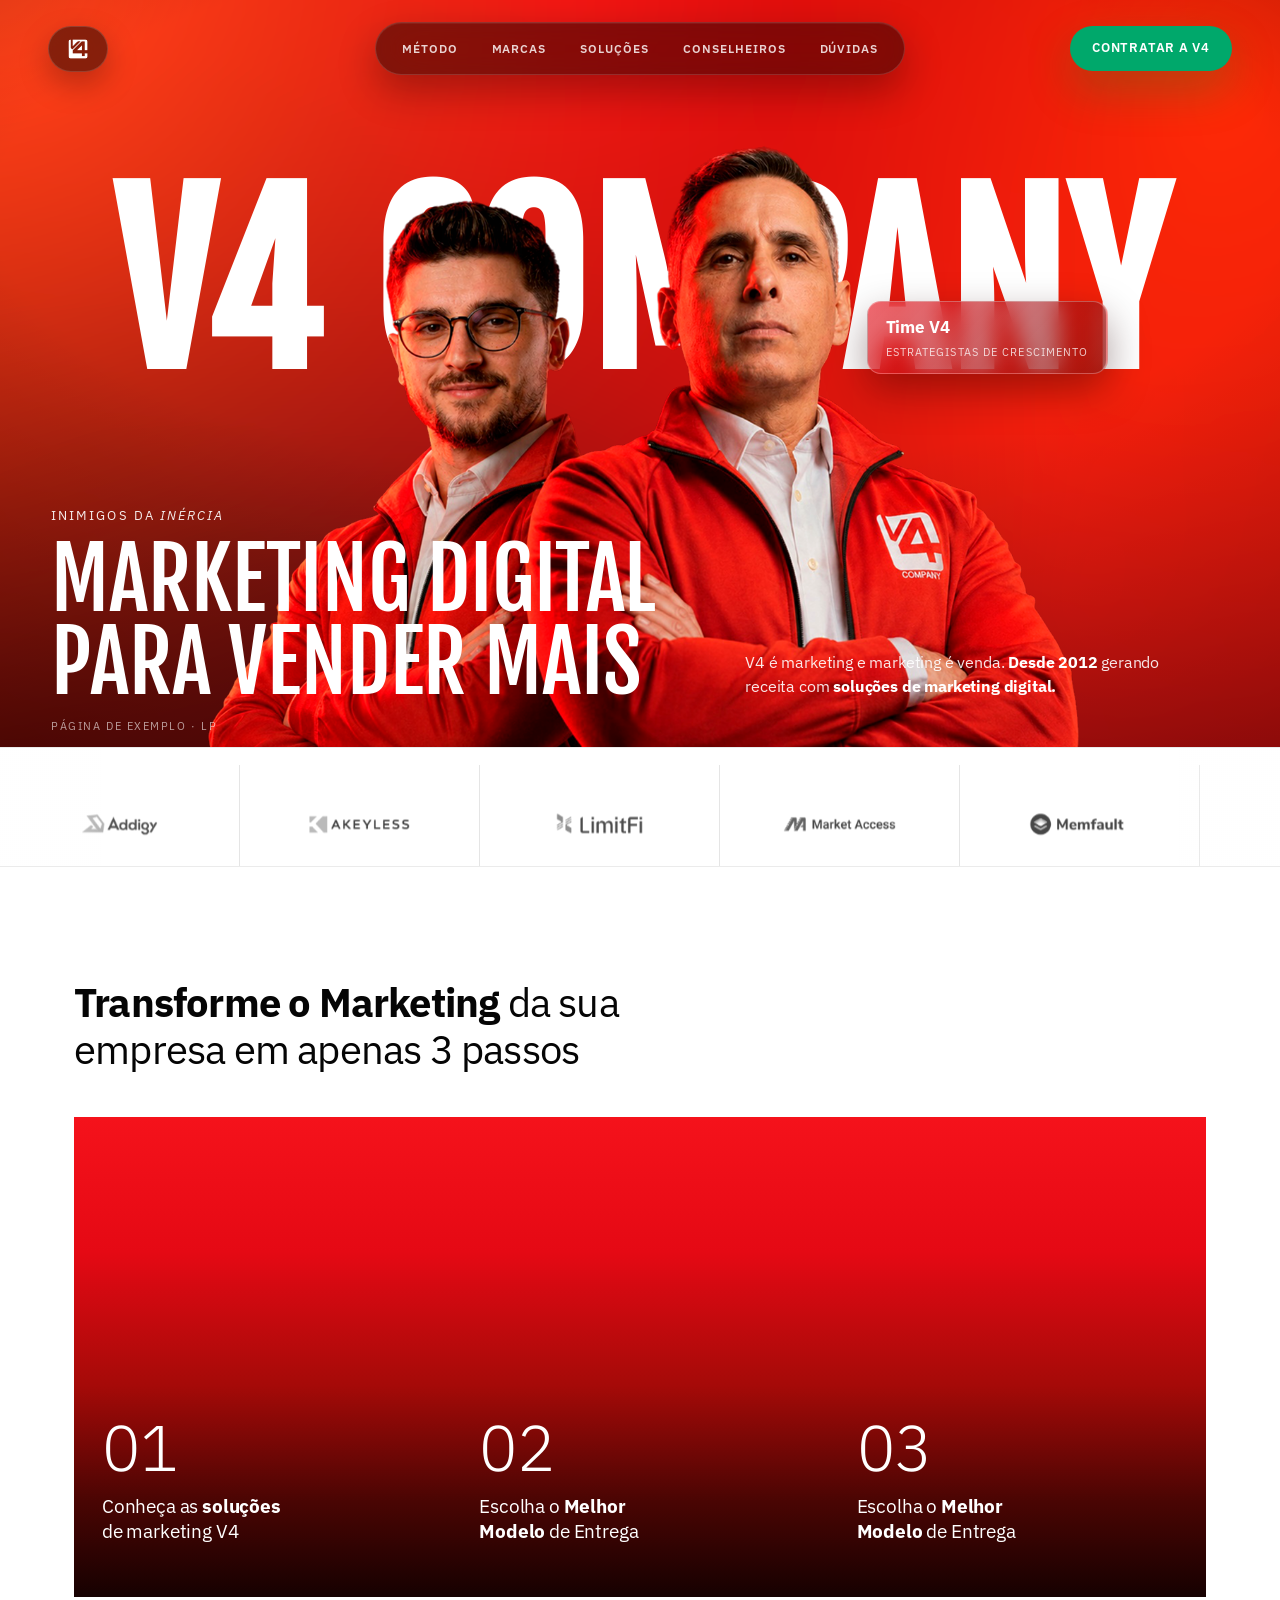
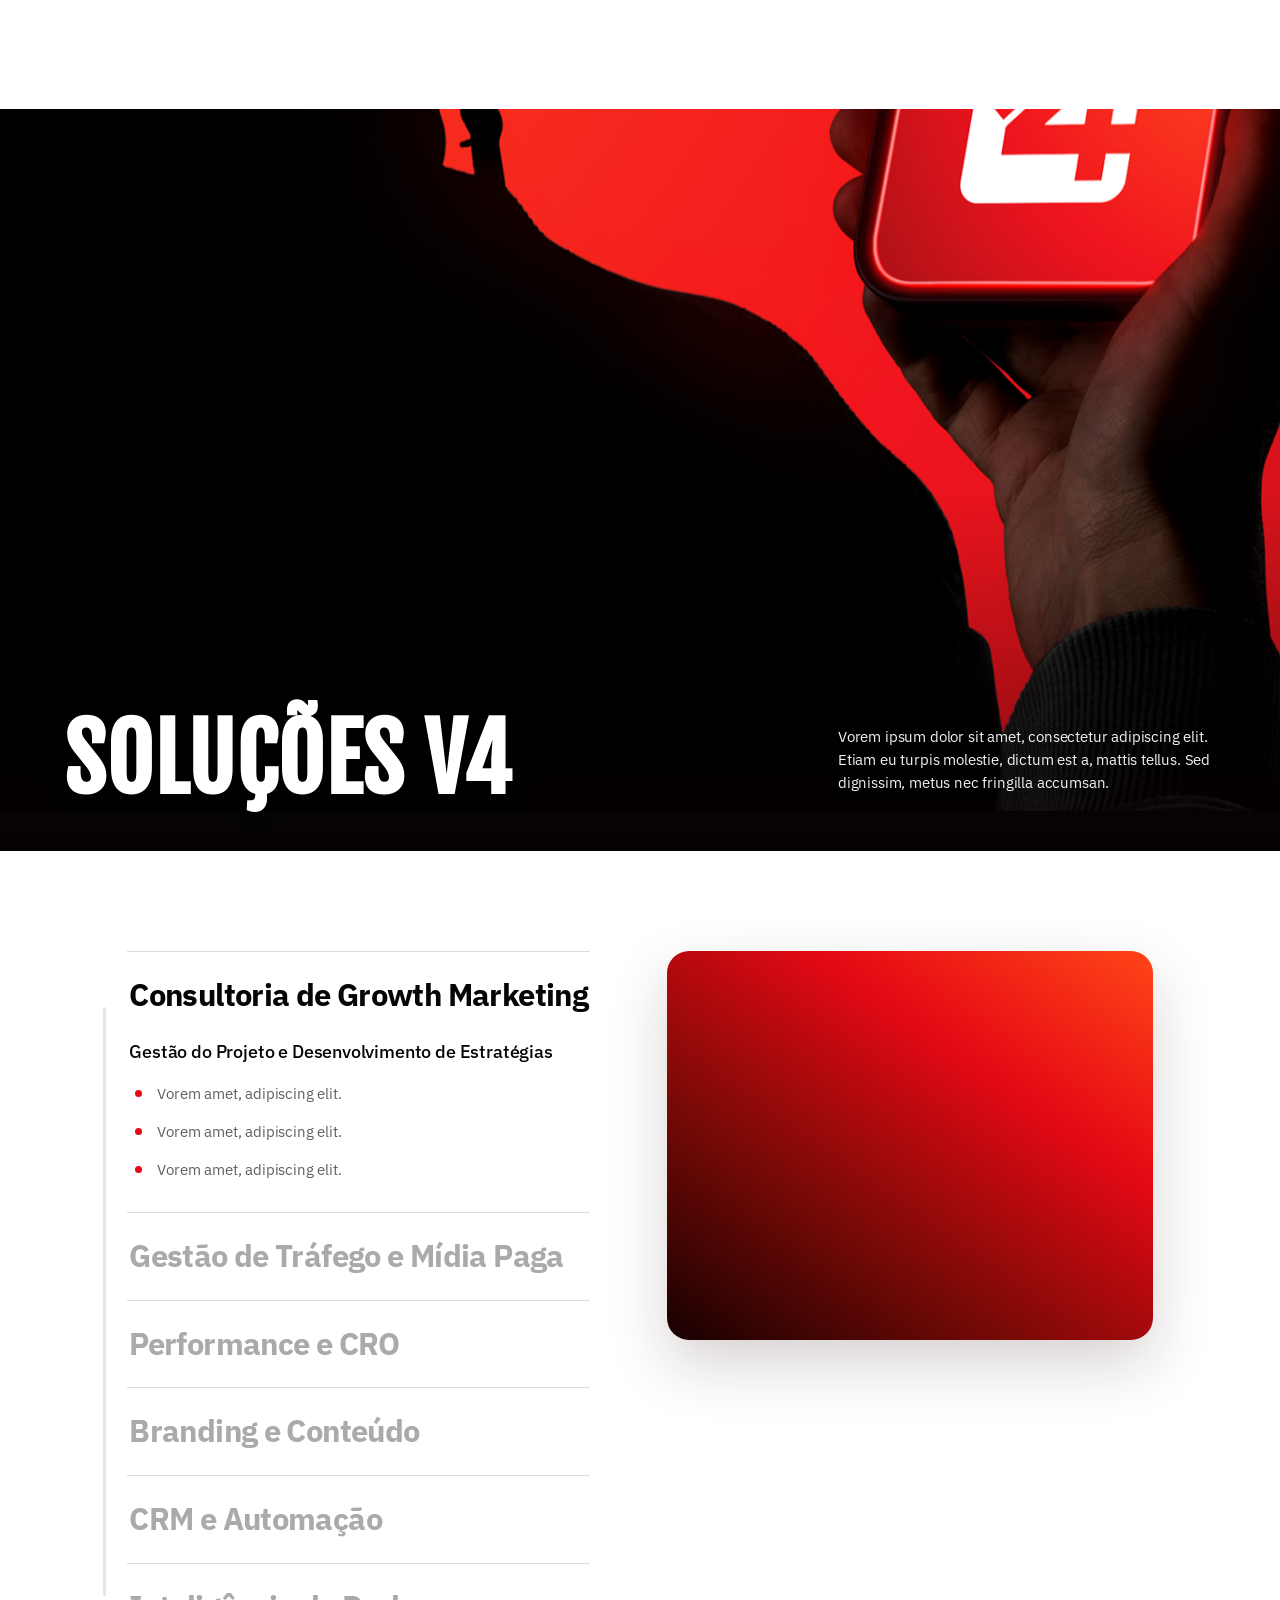
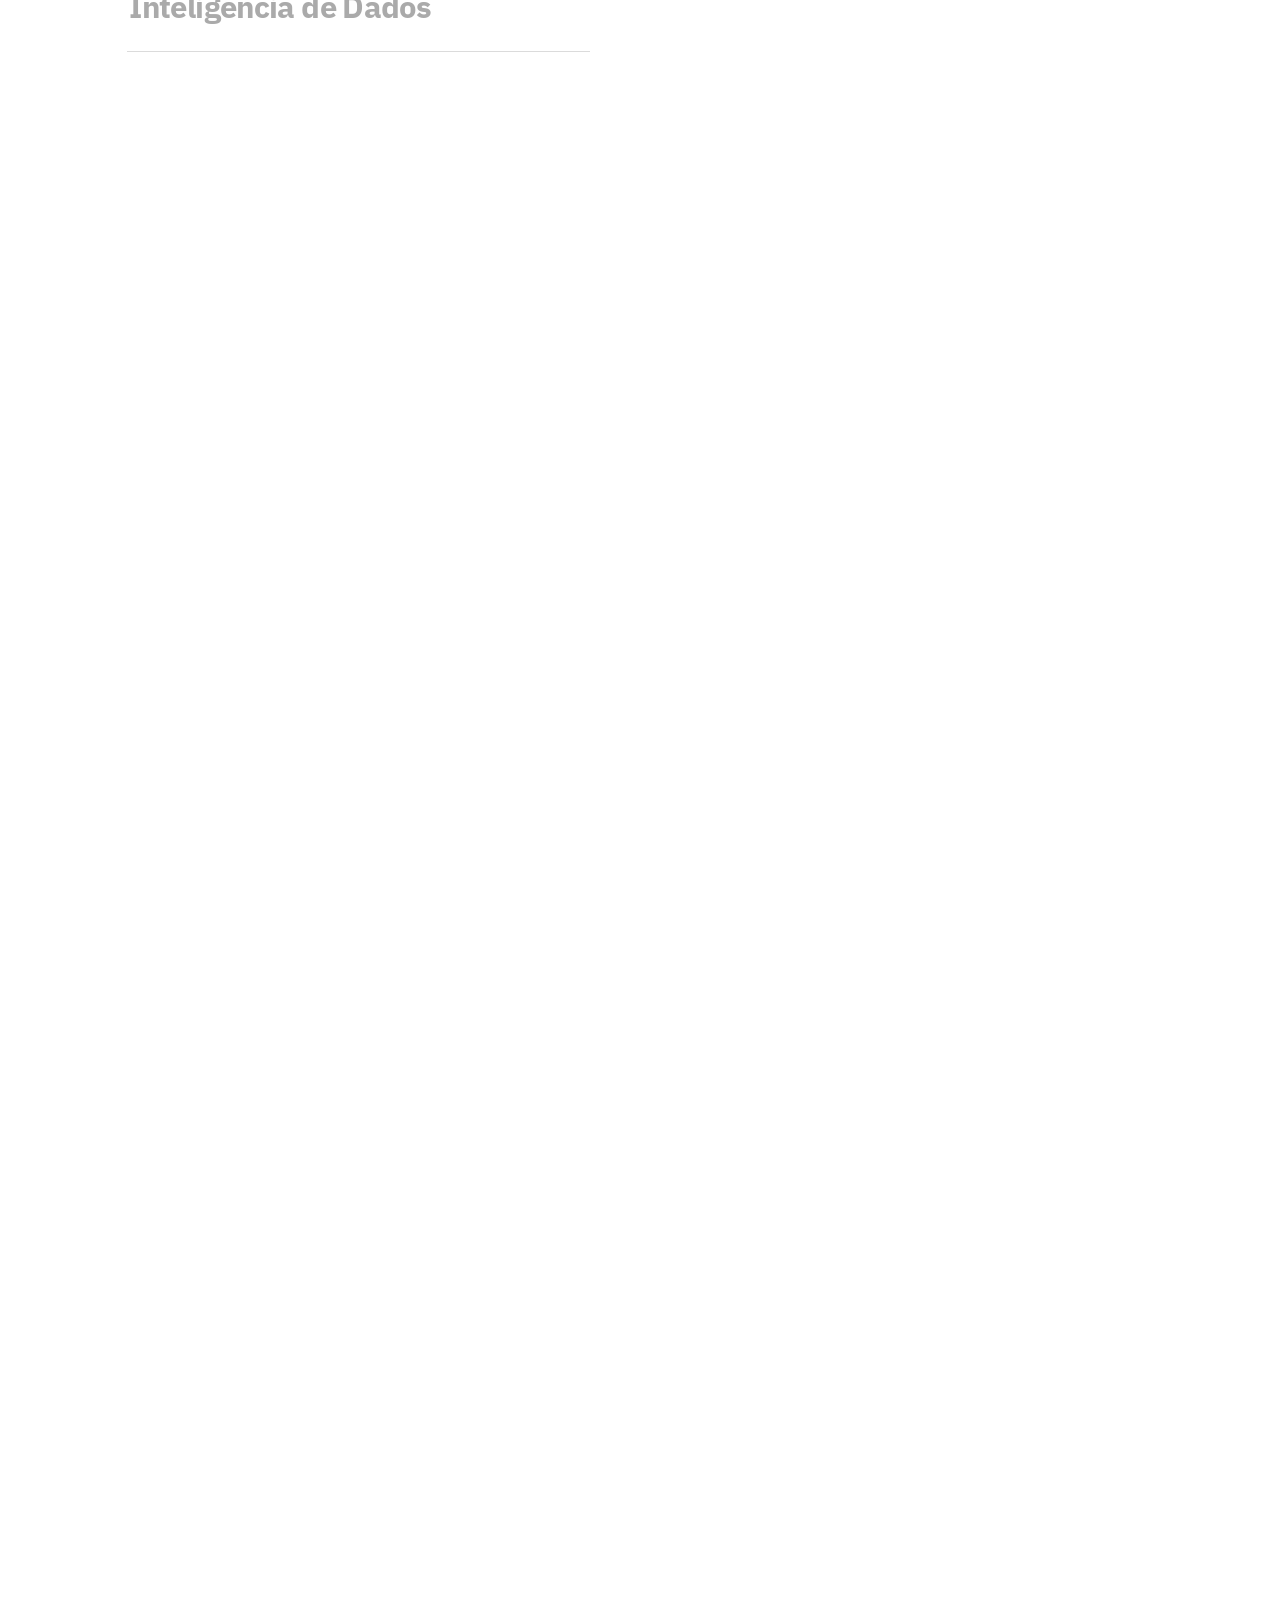
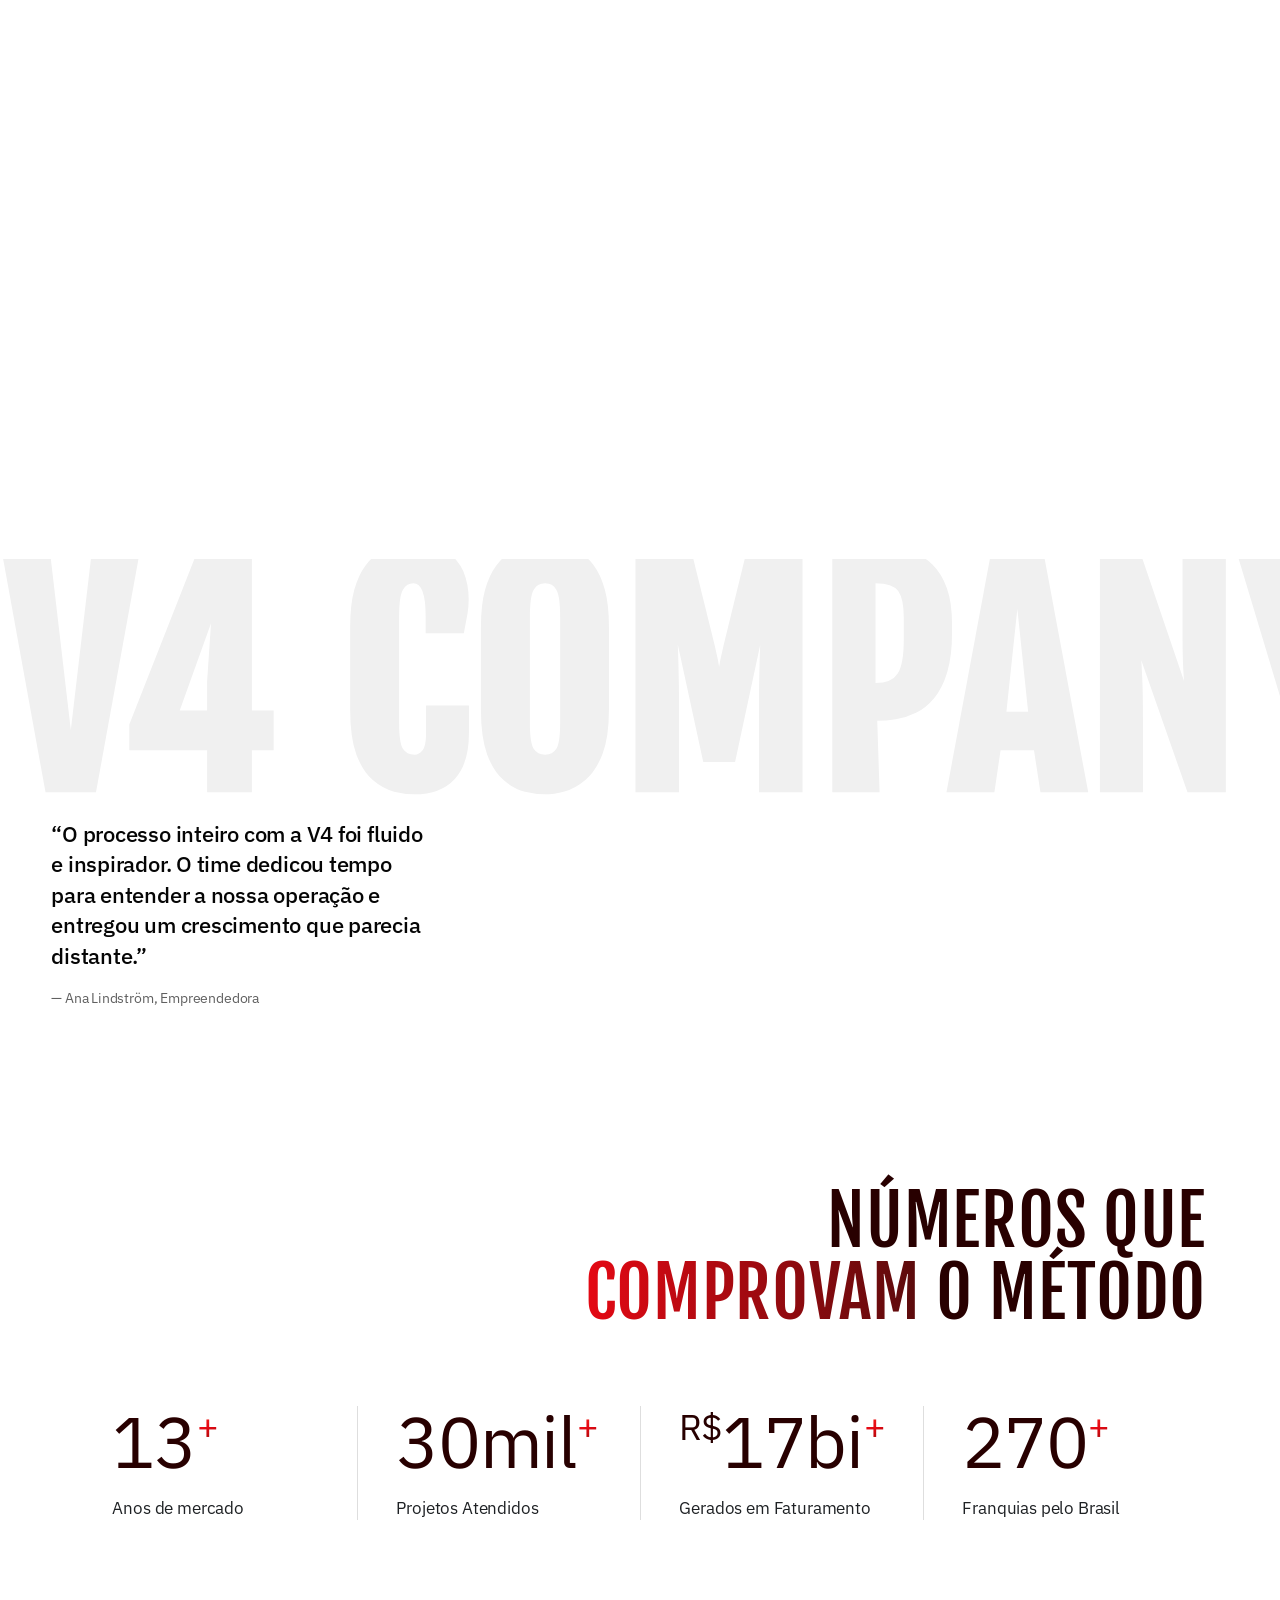
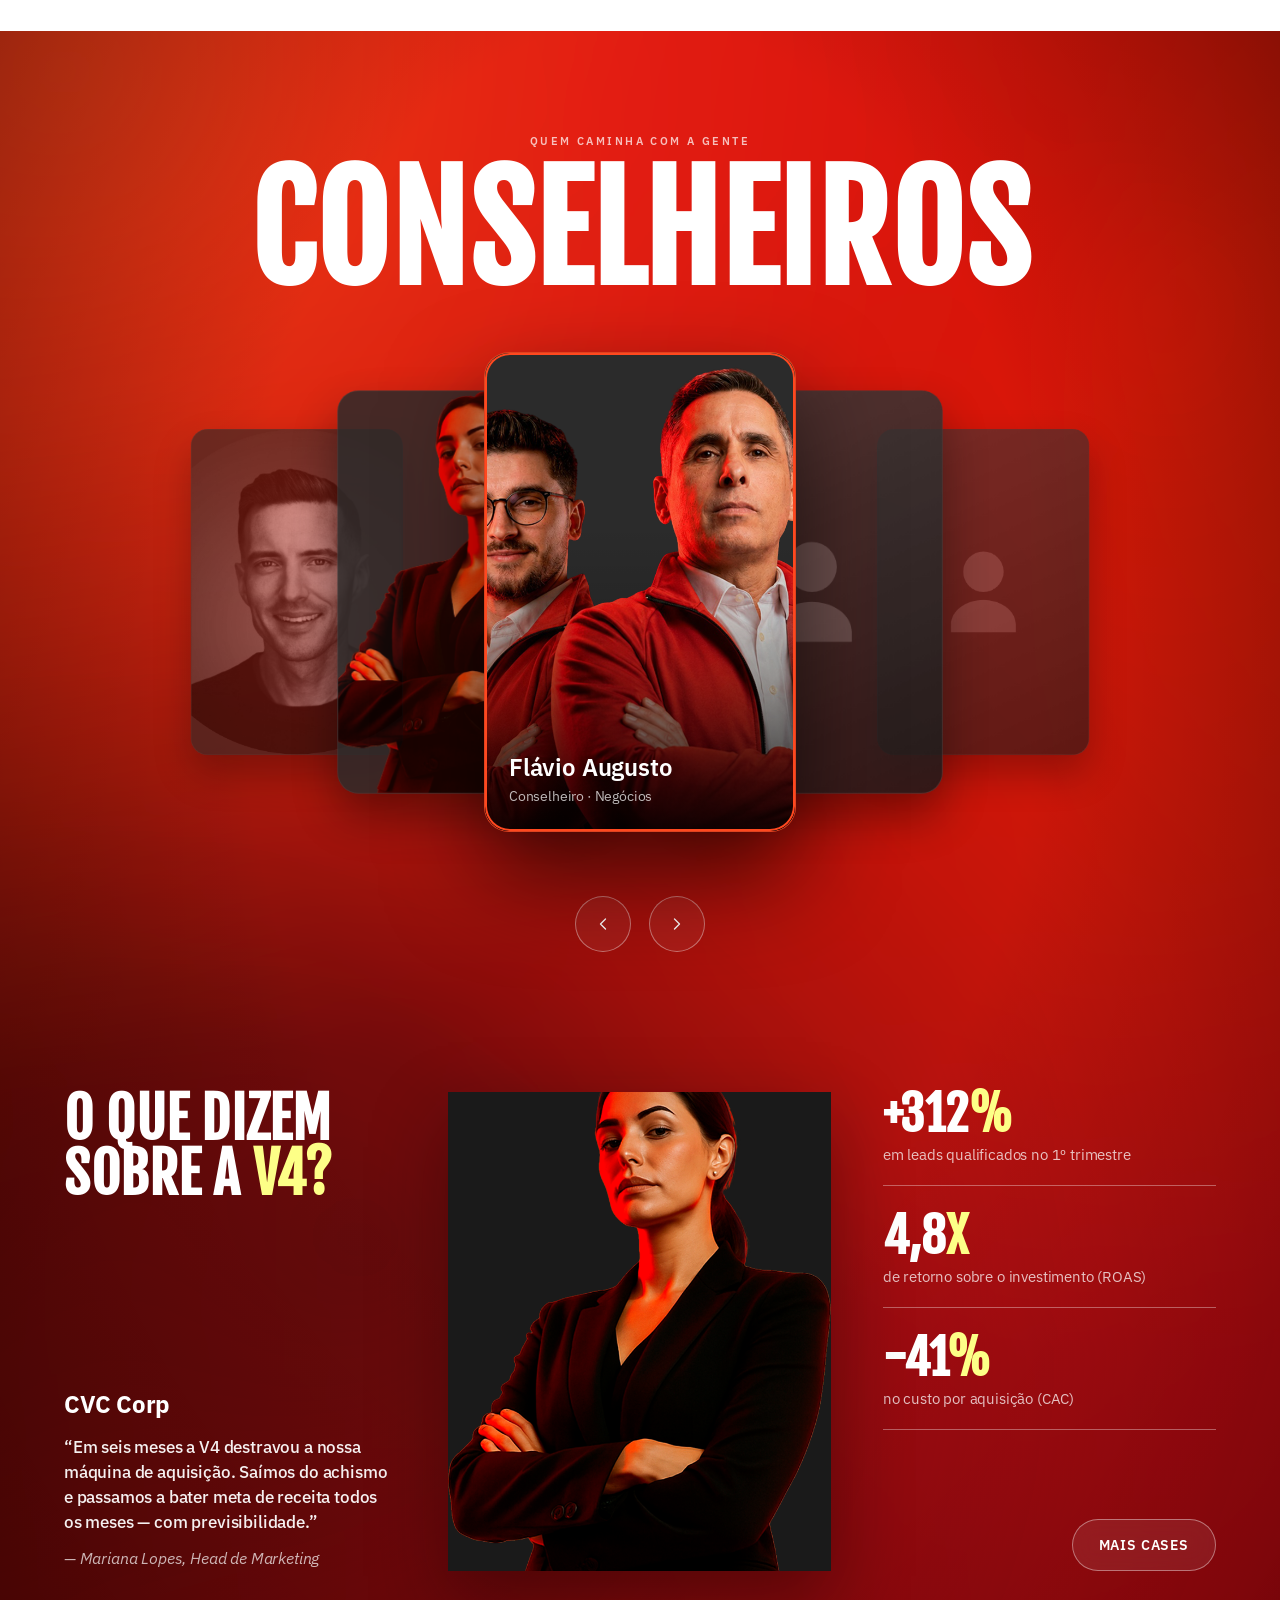
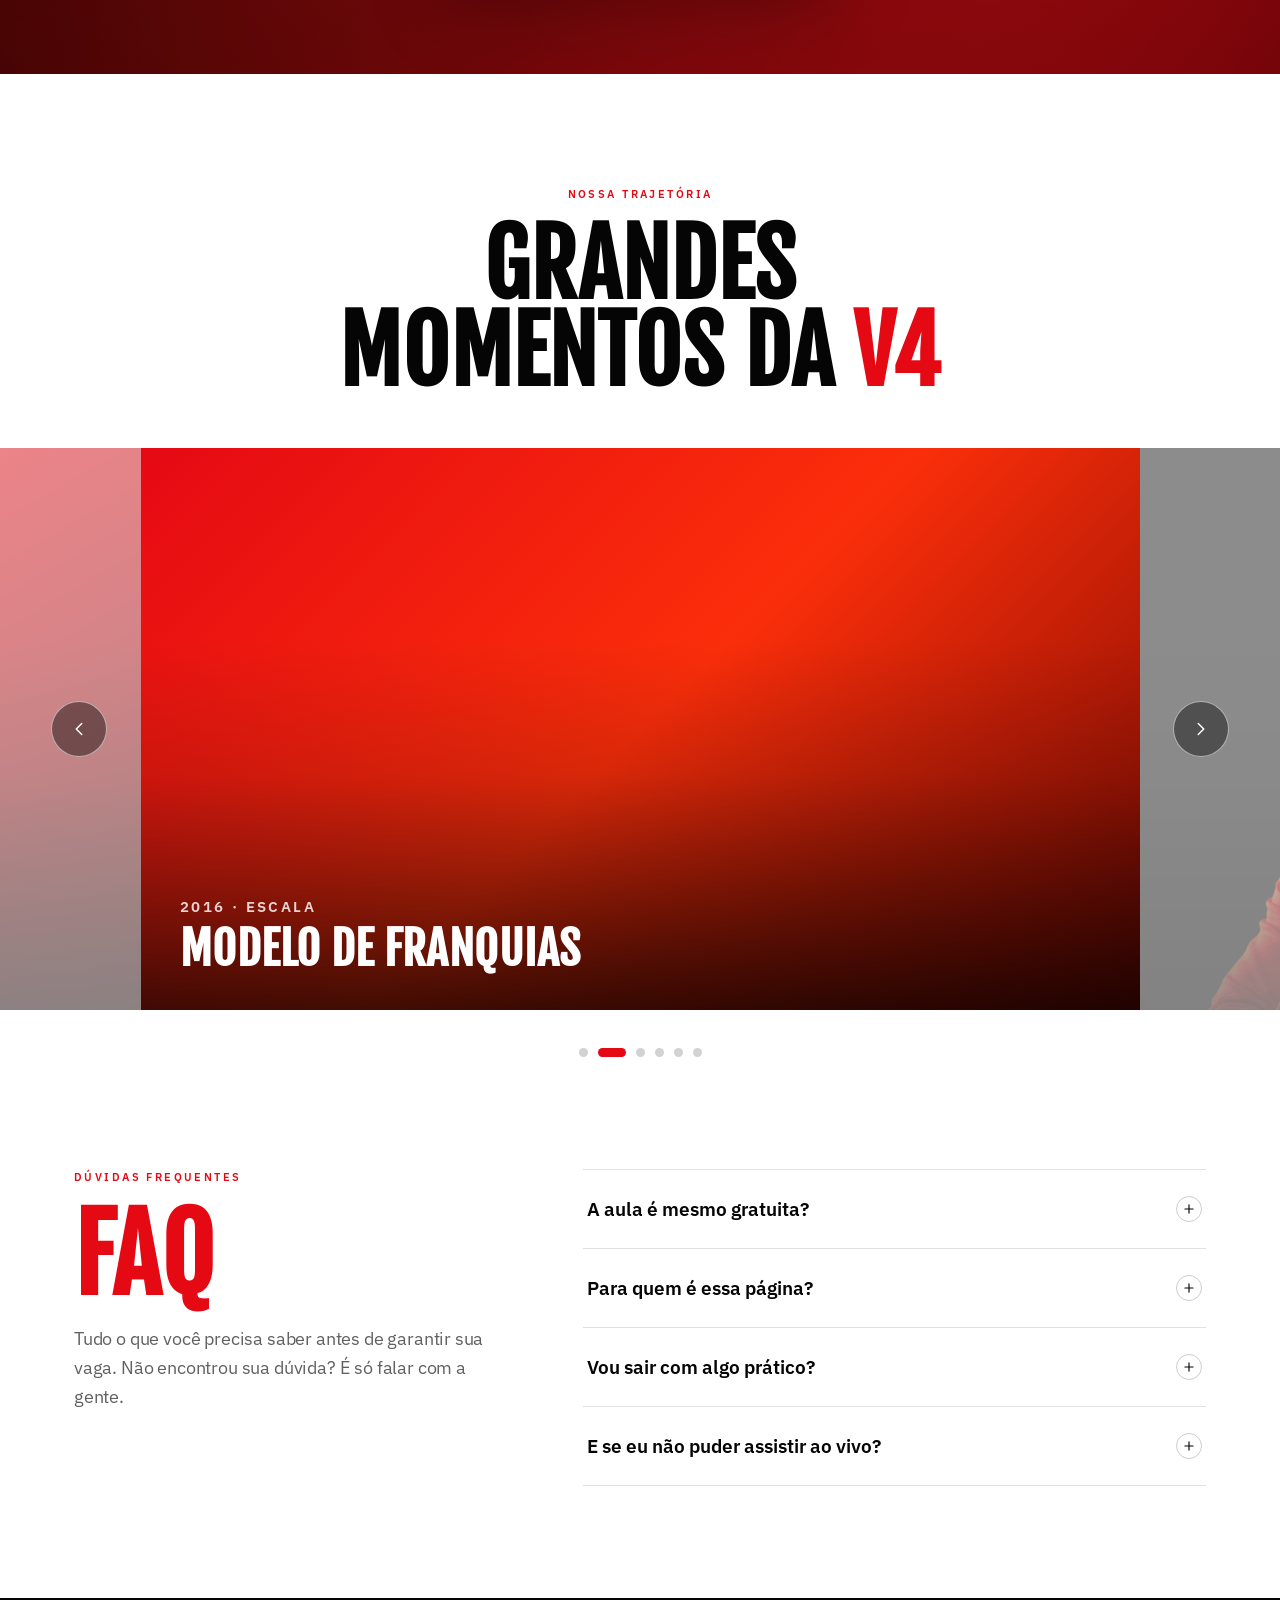
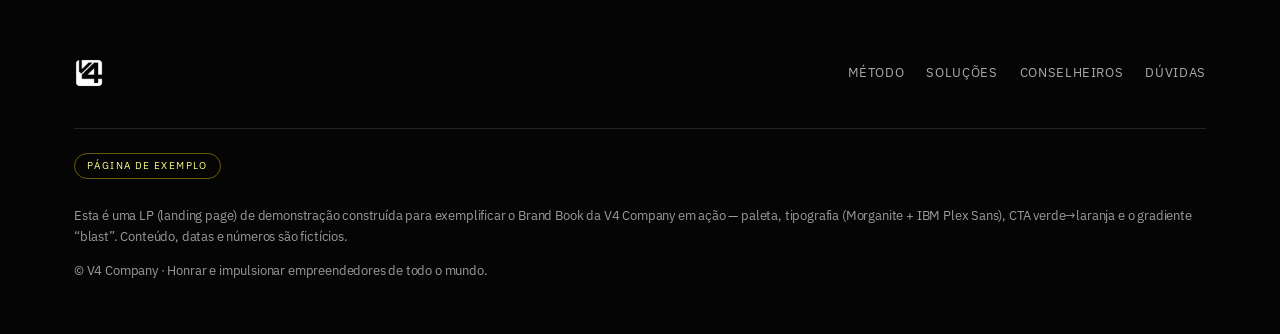
<file: pagina-exemplo/index.html>
<!DOCTYPE html>
<html lang="pt-BR">
<head>
<meta charset="utf-8" />
<meta name="viewport" content="width=device-width, initial-scale=1" />
<title>Página de Exemplo · LP V4</title>
<meta name="description" content="Página de exemplo (LP) construída com o Brand Book da V4 Company em ação: vermelho V4, Morganite, IBM Plex Sans e o gradiente 'blast'." />
<meta name="theme-color" content="#280000" />
<link href="assets/v4-logo.svg" rel="icon" type="image/svg+xml" />

<!-- ===== Fonts: IBM Plex Sans (sistema) + Morganite (impacto, self-hosted) ===== -->
<link rel="preconnect" href="https://fonts.googleapis.com" />
<link rel="preconnect" href="https://fonts.gstatic.com" crossorigin />
<link href="https://fonts.googleapis.com/css2?family=Fjalla+One&family=IBM+Plex+Sans:wght@300;400;500;600;700&display=swap" rel="stylesheet" />

<!-- Base de tokens do Design System V4 (fonte da verdade: cores, escala, espaçamento, easings, animações) -->
<link rel="stylesheet" href="tokens.css" />

<style>
  /* ============================================================
     TOKENS DA PÁGINA — herdam a base do Design System (tokens.css).
     Cores institucionais, CTA (#00A86B), amarelo (#FDFF87), escala
     tipográfica, espaçamento, raios e easings vêm de tokens.css.
     Aqui ficam só os tokens específicos desta página.
     ============================================================ */
  :root {
    /* Vermelhos da marca usados nos gradientes "blast" desta página */
    --v4-red:        #E50914;  /* Vermelho V4 — acento principal */
    --v4-red-bright: #FF481F;  /* gradiente digital — topo */
    --v4-red-mid:    #F0141E;  /* gradiente digital — meio */
    --v4-red-deep:   #650E0F;  /* gradiente digital — profundo */
    --v4-maroon:     #7A0A02;  /* stop institucional */
    --v4-flame:      #FB2E0A;  /* stop institucional */
    --v4-brown:      #280000;  /* base escura */
    /* Display de impacto (mantido em Fjalla One) */
    --font-impact: 'Fjalla One', 'IBM Plex Sans', sans-serif;
    /* Layout local, apoiado na base do DS */
    --maxw: var(--content-narrow);
    --radius: var(--r-lg);
  }

  * { box-sizing: border-box; }
  html { scroll-behavior: smooth; }
  body {
    margin: 0;
    background: var(--v4-white);
    color: var(--v4-dark-gray);
    font-family: var(--font-sys);
    font-size: 17px;
    line-height: 1.6;
    letter-spacing: -0.01em;
    -webkit-font-smoothing: antialiased;
    -moz-osx-font-smoothing: grayscale;
  }
  img { max-width: 100%; display: block; }
  a { color: inherit; text-decoration: none; }

  /* ============================================================
     "BLAST" — o gradiente vivo do design system do Academypass,
     recriado nas cores do V4 (vermelhos institucionais).
     Mesma anatomia: 5 radiais de cor + base linear, blur, scale
     e animação contínua de 8s.
     ============================================================ */
  .v4-blast {
    background:
      radial-gradient(circle at 12% 10%, rgba(255, 72, 31, 0.95) 0%, rgba(255, 72, 31, 0.42) 24%, transparent 46%),
      radial-gradient(circle at 46% 12%, rgba(229, 9, 20, 0.92) 0%, rgba(229, 9, 20, 0.40) 27%, transparent 52%),
      radial-gradient(circle at 84% 22%, rgba(251, 46, 10, 0.92) 0%, rgba(251, 46, 10, 0.46) 28%, transparent 53%),
      radial-gradient(circle at 32% 70%, rgba(101, 14, 15, 0.92) 0%, rgba(101, 14, 15, 0.42) 30%, transparent 56%),
      radial-gradient(circle at 74% 74%, rgba(240, 20, 30, 0.86) 0%, rgba(240, 20, 30, 0.34) 32%, transparent 56%),
      linear-gradient(140deg, #FB2E0A 0%, #7A0A02 44%, #E50914 100%);
    filter: blur(18px) saturate(1.06);
    transform: scale(1.06);
    animation: v4-blast-shift 8s cubic-bezier(0.77, 0, 0.175, 1) infinite alternate;
  }
  @keyframes v4-blast-shift {
    from { transform: scale(1.06) translate3d(-1.5%, -1%, 0); }
    to   { transform: scale(1.10) translate3d(1.8%, 1.2%, 0); }
  }

  /* Backdrop sutil "blast" para o corpo da página (atrás de tudo) */
  body::before {
    content: ""; position: fixed; inset: 0; z-index: -1; pointer-events: none;
    background:
      radial-gradient(circle at 16% 4%, rgba(229, 9, 20, 0.06) 0%, transparent 40%),
      radial-gradient(circle at 88% 96%, rgba(255, 72, 31, 0.05) 0%, transparent 46%);
  }

  /* CTA da V4 — pill verde -> laranja no hover (Brand Book) */
  .v4-btn {
    display: inline-flex; align-items: center; justify-content: center; gap: 10px;
    border: 0; cursor: pointer;
    background: var(--v4-cta); color: var(--v4-white);
    font-family: var(--font-sys); font-weight: 600; font-size: 15px;
    text-transform: uppercase; letter-spacing: 0.06em;
    padding: 16px 30px; border-radius: 9999px;
    box-shadow: 0 18px 46px rgba(14, 132, 32, 0.30);
    transition: background-color .25s ease, transform .15s ease, box-shadow .25s ease;
  }
  .v4-btn:hover { background: var(--v4-cta-hover); box-shadow: 0 18px 46px rgba(255, 98, 0, 0.36); }
  .v4-btn:active { background: var(--v4-cta-active); transform: scale(0.98); }
  .v4-btn svg { width: 16px; height: 16px; transition: transform .25s ease; }
  .v4-btn:hover svg { transform: translate(2px, -2px); }
  .v4-btn--lg { padding: 20px 38px; font-size: 16px; }
  .v4-btn--block { width: 100%; }
  .v4-btn:disabled { opacity: .7; cursor: not-allowed; }

  /* Botão fantasma (sobre blast) */
  .v4-btn-ghost {
    display: inline-flex; align-items: center; gap: 10px;
    padding: 14px 26px; border-radius: 9999px;
    border: 1px solid rgba(255,255,255,0.4); background: rgba(255,255,255,0.08);
    color: #fff; font-weight: 600; font-size: 14px; text-transform: uppercase; letter-spacing: 0.06em;
    -webkit-backdrop-filter: blur(12px); backdrop-filter: blur(12px);
    transition: background .25s ease, border-color .25s ease;
  }
  .v4-btn-ghost:hover { background: rgba(255,255,255,0.16); border-color: rgba(255,255,255,0.7); }

  .wrap { max-width: var(--maxw); margin: 0 auto; padding: 0 24px; }
  .eyebrow {
    font-size: 11px; text-transform: uppercase; letter-spacing: 0.22em;
    font-weight: 600; color: var(--v4-red); margin: 0 0 18px;
  }
  .eyebrow--light { color: rgba(255,255,255,0.72); }

  /* Títulos de impacto — Morganite condensada */
  .impact {
    font-family: var(--font-impact); font-weight: 700;
    text-transform: uppercase; line-height: 0.98; letter-spacing: 0.01em;
    margin: 0;
  }

  /* Chips de confiança */
  .chips { display: flex; flex-wrap: wrap; gap: 10px; }
  .chip {
    font-size: 12px; text-transform: uppercase; letter-spacing: 0.04em; font-weight: 500;
    padding: 9px 16px; border-radius: 9999px;
    border: 1px solid rgba(255,255,255,0.26); background: rgba(255,255,255,0.10);
    color: #fff; -webkit-backdrop-filter: blur(10px); backdrop-filter: blur(10px);
  }

  /* ============================================================
     NAV — ilhas flutuantes de vidro (itens centralizados)
     ============================================================ */
  .nav {
    position: fixed; top: 0; left: 0; right: 0; z-index: 100;
    display: grid; grid-template-columns: 1fr auto 1fr; align-items: center; gap: 16px;
    padding: clamp(14px, 2vw, 22px) clamp(16px, 4vw, 48px);
    transition: padding .35s ease;
  }
  .nav.is-stuck { padding-top: 12px; padding-bottom: 12px; }

  /* logo em chip de vidro (legível sobre qualquer seção) */
  .nav__logo-link { justify-self: start; display: inline-flex; align-items: center;
    padding: 11px 18px; border-radius: 9999px;
    background: rgba(18, 6, 6, 0.5); border: 1px solid rgba(255,255,255,0.14);
    box-shadow: 0 12px 30px rgba(20,0,0,0.28);
    -webkit-backdrop-filter: blur(20px) saturate(1.15); backdrop-filter: blur(20px) saturate(1.15); }
  .nav__logo { height: 22px; width: auto; display: block; }

  /* pílula de vidro com os itens centralizados */
  .nav__pill { justify-self: center; display: none; align-items: center; gap: 2px;
    padding: 7px 10px; border-radius: 9999px;
    background: rgba(18, 6, 6, 0.5); border: 1px solid rgba(255,255,255,0.14);
    box-shadow: 0 16px 38px rgba(20,0,0,0.32), inset 0 1px 0 rgba(255,255,255,0.06);
    -webkit-backdrop-filter: blur(24px) saturate(1.2); backdrop-filter: blur(24px) saturate(1.2); }
  .nav__pill a { display: inline-flex; align-items: center; gap: 6px;
    padding: 9px 16px; border-radius: 9999px;
    color: rgba(255,255,255,0.82); font-size: 12px; font-weight: 600;
    text-transform: uppercase; letter-spacing: 0.08em; white-space: nowrap;
    transition: background .2s ease, color .2s ease; }
  .nav__pill a:hover { color: #fff; background: rgba(255,255,255,0.10); }
  .nav__pill a svg { width: 12px; height: 12px; opacity: .7; }

  .nav__cta { justify-self: end; }
  .nav .v4-btn { padding: 12px 22px; font-size: 13px; }

  @media (min-width: 1040px) { .nav__pill { display: inline-flex; } }

  /* ============================================================
     HERO — editorial (tipografia gigante + figura central, blast)
     ============================================================ */
  .hero { position: relative; overflow: hidden; background: var(--v4-brown); color: #fff;
    padding-top: clamp(96px, 10vw, 148px); }
  .hero__blast { position: absolute; inset: -12%; z-index: 0; pointer-events: none; }
  .hero__vignette { position: absolute; inset: 0; z-index: 1; pointer-events: none;
    background: radial-gradient(120% 85% at 50% 28%, transparent 42%, rgba(20, 0, 0, 0.5) 100%); }
  .hero__inner {
    position: absolute; left: 0; right: 0; bottom: 0; z-index: 3; width: 100%; max-width: 1560px; margin: 0 auto;
    padding: 0 clamp(20px, 4vw, 56px) clamp(26px, 3.4vw, 48px);
  }

  /* dupla em fluxo (define a altura do hero); ancorada na base, sem gap */
  .hero__figure { position: relative; z-index: 2; display: block; margin: 0 auto;
    width: clamp(380px, 76vw, 1320px);
    transform: translate3d(0, var(--par, 0px), 0); will-change: transform; }
  .hero__bigtitle {
    position: absolute; left: 50%; bottom: 60%; transform: translateX(-50%); z-index: 1;
    margin: 0; font-family: var(--font-impact); font-weight: 700; text-transform: uppercase;
    font-size: clamp(72px, 17vw, 300px); line-height: .82; letter-spacing: .01em;
    color: #fff; white-space: nowrap; pointer-events: none;
  }
  .hero__figure > img {
    width: 100%; height: auto; display: block; position: relative; z-index: 2;
    filter: contrast(1.04) saturate(1.06);
  }
  /* card de nome (glass vermelho) preso à figura */
  .hero__namecard {
    position: absolute; z-index: 3; top: 28%; right: 2%;
    padding: 12px 18px; border-radius: 14px;
    background: linear-gradient(135deg, rgba(229,9,20,0.62), rgba(101,14,15,0.55));
    border: 1px solid rgba(255,255,255,0.28); box-shadow: 0 16px 40px rgba(40,0,0,0.4);
    -webkit-backdrop-filter: blur(12px) saturate(1.1); backdrop-filter: blur(12px) saturate(1.1);
  }
  .hero__namecard b { display: block; font-size: 17px; font-weight: 700; letter-spacing: -0.01em; }
  .hero__namecard span { display: block; font-size: 11px; text-transform: uppercase; letter-spacing: 0.1em; color: rgba(255,255,255,0.78); margin-top: 2px; }
  /* kicker "Inimigos da inércia" */
  .hero__kicker { display: block; margin-bottom: 12px;
    font-size: clamp(11px, 1vw, 13px); text-transform: uppercase; letter-spacing: 0.16em; color: rgba(255,255,255,0.92); }
  .hero__kicker em { font-style: italic; }

  /* faixa inferior: headline + descrição */
  .hero__bottom { position: relative; z-index: 3; display: grid; grid-template-columns: 1fr; gap: 18px 40px; align-items: end; margin-top: clamp(20px, 3vw, 40px); }
  @media (min-width: 900px) { .hero__bottom { grid-template-columns: 1.15fr 0.85fr; } }
  .hero__headline { margin: 0; font-family: var(--font-impact); font-weight: 400; text-transform: uppercase;
    font-size: clamp(44px, 6.6vw, 96px); line-height: .98; }
  .hero__desc { margin: 0 0 6px; font-size: clamp(15px, 1.25vw, 19px); line-height: 1.5; color: rgba(255,255,255,0.9); max-width: 44ch; }
  .hero__desc strong { color: #fff; font-weight: 700; }
  /* rótulo de canto */
  .hero__pagelabel { position: absolute; z-index: 3; left: clamp(20px, 4vw, 56px); bottom: 12px;
    font-size: 11px; text-transform: uppercase; letter-spacing: 0.14em; color: rgba(255,255,255,0.6); }

  @media (max-width: 720px) {
    .hero__namecard { right: 0; top: 18%; }
  }

  /* Form card (glass) */
  .form-card {
    width: 100%; max-width: 470px; margin-left: auto;
    border-radius: 30px; overflow: hidden;
    border: 1px solid rgba(255,255,255,0.26); background: rgba(255,255,255,0.16);
    box-shadow: 0 28px 70px rgba(40, 0, 0, 0.34);
    -webkit-backdrop-filter: blur(24px); backdrop-filter: blur(24px);
    color: #fff;
  }
  .form-card__head { border-bottom: 1px solid rgba(255,255,255,0.16); padding: 20px; }
  .form-card__badge {
    border-radius: 22px; border: 1px solid rgba(255,255,255,0.22);
    background: rgba(40, 0, 0, 0.55); padding: 16px;
    box-shadow: inset 0 1px 0 rgba(255,255,255,0.12);
    display: flex; align-items: center; justify-content: space-between; gap: 16px;
  }
  .form-card__badge .k { font-size: 9px; text-transform: uppercase; letter-spacing: 0.18em; color: rgba(255,255,255,0.7); }
  .form-card__badge .v { font-family: var(--font-impact); font-size: 30px; font-weight: 600; line-height: .8; margin-top: 6px; text-transform: uppercase; }
  .form-card__badge .sep { width: 1px; height: 38px; background: rgba(255,255,255,0.26); }
  .form-card__body { padding: 24px; display: flex; flex-direction: column; gap: 16px; }
  .field label { display: block; font-size: 10px; text-transform: uppercase; letter-spacing: 0.06em; color: rgba(255,255,255,0.6); margin-bottom: 8px; }
  .field input {
    width: 100%; height: 52px; border-radius: 16px; padding: 0 16px;
    border: 1px solid rgba(255,255,255,0.28); background: rgba(255,255,255,0.78);
    font-family: var(--font-sys); font-size: 15px; color: #1a1a1a; outline: none;
    transition: background .2s ease, border-color .2s ease;
  }
  .field input::placeholder { color: rgba(0,0,0,0.36); }
  .field input:focus { border-color: rgba(255,255,255,0.85); background: rgba(255,255,255,0.92); }
  .form-card__foot { display: flex; align-items: center; justify-content: center; gap: 8px; font-size: 10px; text-transform: uppercase; letter-spacing: 0.04em; color: rgba(255,255,255,0.6); padding-top: 2px; }
  .form-card__foot svg { width: 13px; height: 13px; }
  .form-note {
    margin-top: 14px; width: 100%; max-width: 470px; margin-left: auto;
    border-radius: 22px; border: 1px solid rgba(255,255,255,0.18);
    background: rgba(0,0,0,0.12); padding: 16px 20px;
    -webkit-backdrop-filter: blur(20px); backdrop-filter: blur(20px); color: #fff;
  }
  .form-note .k { font-size: 10px; text-transform: uppercase; letter-spacing: 0.06em; color: rgba(255,255,255,0.55); }
  .form-note p { margin: 4px 0 0; font-size: 13px; line-height: 1.5; color: rgba(255,255,255,0.82); }

  /* Success state */
  .form-success { display: none; padding: 40px 28px; text-align: center; }
  .form-card.is-success .form-card__head,
  .form-card.is-success .form-card__body { display: none; }
  .form-card.is-success .form-success { display: block; }
  .form-success h3 { font-family: var(--font-impact); font-weight: 600; text-transform: uppercase; font-size: 52px; line-height: 1.0; margin: 0; }
  .form-success p { margin: 14px 0 24px; color: rgba(255,255,255,0.82); font-size: 15px; }

  /* ============================================================
     SOCIAL PROOF — marquee de logos (esteira infinita)
     ============================================================ */
  .marquee { position: relative; overflow: hidden; background: var(--v4-white);
    border-top: 1px solid rgba(0,0,0,0.08); border-bottom: 1px solid rgba(0,0,0,0.08); }
  .marquee::before, .marquee::after { content: ""; position: absolute; top: 0; bottom: 0; width: clamp(40px, 8vw, 120px); z-index: 2; pointer-events: none; }
  .marquee::before { left: 0; background: linear-gradient(90deg, #fff, transparent); }
  .marquee::after { right: 0; background: linear-gradient(270deg, #fff, transparent); }
  /* wrapper do parallax (translateY) — o track cuida do translateX da esteira */
  .marquee__inner { transform: translate3d(0, var(--par, 0px), 0); will-change: transform; }
  .marquee__track { display: flex; width: max-content; animation: marquee-scroll 38s linear infinite; }
  .marquee:hover .marquee__track { animation-play-state: paused; }
  .marquee__cell { flex: none; width: clamp(170px, 20vw, 240px); height: 118px;
    display: grid; place-items: center; padding: 0 clamp(20px, 3vw, 40px); border-right: 1px solid rgba(0,0,0,0.10); }
  .marquee__cell img { max-height: 30px; width: auto; filter: grayscale(1); opacity: .8;
    transition: opacity .2s ease, filter .2s ease; }
  .marquee__cell img:hover { opacity: 1; filter: grayscale(0); }
  @keyframes marquee-scroll { from { transform: translateX(0); } to { transform: translateX(-50%); } }
  @media (prefers-reduced-motion: reduce) { .marquee__track { animation: none; } }

  /* ============================================================
     INSCRIÇÃO (form, blast)
     ============================================================ */
  .signup { position: relative; overflow: hidden; background: var(--v4-brown); color: #fff; }
  .signup__blast { position: absolute; inset: -12%; z-index: 0; opacity: .95; }
  .signup__vignette { position: absolute; inset: 0; z-index: 1; pointer-events: none;
    background: radial-gradient(ellipse at center, transparent 35%, rgba(20,0,0,0.5) 100%); }
  .signup__inner { position: relative; z-index: 2; max-width: var(--maxw); margin: 0 auto;
    padding: clamp(64px, 8vw, 112px) 24px; display: grid; grid-template-columns: 1fr; gap: 44px; align-items: center; }
  @media (min-width: 980px) { .signup__inner { grid-template-columns: 1.05fr 0.95fr; } }
  .signup__title { margin: 0; font-family: var(--font-impact); font-weight: 700; text-transform: uppercase;
    font-size: clamp(54px, 7vw, 96px); line-height: 1.0; }
  .signup__title .accent { color: var(--v4-yellow); }
  .signup__lead { margin: 22px 0 26px; font-size: 18px; line-height: 1.55; color: rgba(255,255,255,0.88); max-width: 44ch; }
  .signup__list { list-style: none; margin: 0; padding: 0; display: flex; flex-direction: column; gap: 12px; }
  .signup__list li { display: flex; gap: 12px; align-items: flex-start; font-size: 15px; color: rgba(255,255,255,0.9); }
  .signup__list svg { flex: none; width: 20px; height: 20px; color: var(--v4-yellow); margin-top: 1px; }

  /* ============================================================
     INSCRIÇÃO — variante clara (fundo branco)
     Mesma estrutura da seção; só troca o tema escuro/blast por um
     fundo branco, com texto e card de formulário adaptados.
     ============================================================ */
  .signup--light { background: var(--v4-white); color: var(--v4-black); }
  .signup--light .signup__blast,
  .signup--light .signup__vignette { display: none; }
  .signup--light .eyebrow--light { color: var(--v4-red); }
  .signup--light .signup__title { color: var(--v4-black); }
  .signup--light .signup__title .accent { color: var(--v4-red); }
  .signup--light .signup__lead { color: var(--v4-gray); }
  .signup--light .signup__list li { color: var(--v4-dark-gray); }
  .signup--light .signup__list svg { color: var(--v4-red); }

  /* Card do formulário — versão clara (sem glass) */
  .signup--light .form-card {
    background: var(--v4-white); color: var(--v4-black);
    border: 1px solid rgba(0,0,0,0.10);
    box-shadow: 0 28px 70px rgba(40,0,0,0.10);
    -webkit-backdrop-filter: none; backdrop-filter: none;
  }
  .signup--light .form-card__head { border-bottom-color: rgba(0,0,0,0.08); }
  /* badge mantém o acento escuro (vermelho profundo) sobre o card branco */
  .signup--light .form-card__badge { background: var(--v4-red-deep); border-color: rgba(255,255,255,0.14); }
  .signup--light .field label { color: var(--v4-gray); }
  .signup--light .field input {
    border: 1px solid rgba(0,0,0,0.14); background: var(--v4-light-gray); color: #1a1a1a;
  }
  .signup--light .field input::placeholder { color: rgba(0,0,0,0.4); }
  .signup--light .field input:focus { border-color: var(--v4-red); background: var(--v4-white); }
  .signup--light .form-card__foot { color: var(--v4-gray); }
  .signup--light .form-success h3 { color: var(--v4-black); }
  .signup--light .form-success p { color: var(--v4-gray); }

  /* ============================================================
     SECTION shells
     ============================================================ */
  .section { padding: var(--space-80) 0; }
  .section--light { background: var(--v4-white); }
  :where(section[id]) { scroll-margin-top: 100px; }
  .section__head { max-width: 760px; margin: 0 0 clamp(40px, 6vw, 64px); }
  .section__title { font-family: var(--font-impact); font-weight: 700; text-transform: uppercase; line-height: 1.0; letter-spacing: 0.01em; font-size: clamp(54px, 8vw, 104px); margin: 0; color: var(--v4-black); }
  .section__title .accent { color: var(--v4-red); }
  .section__lead { margin: 22px 0 0; font-size: 18px; line-height: 1.6; color: var(--v4-gray); max-width: 58ch; }

  /* Método — 3 passos (cards verticais, gradiente vermelho→preto) */
  .steps__head { max-width: 600px; margin: 0 0 clamp(28px, 4vw, 44px); }
  .steps__title { font-family: var(--font-sys); font-weight: 400; color: var(--v4-black);
    font-size: clamp(28px, 3.4vw, 40px); line-height: 1.18; letter-spacing: -0.02em; margin: 0; }
  .steps__title strong { font-weight: 700; }

  .steps { display: grid; grid-template-columns: 1fr; gap: 0; }
  @media (min-width: 720px) { .steps { grid-template-columns: repeat(3, 1fr); } }
  .step {
    position: relative; overflow: hidden;
    min-height: clamp(380px, 42vw, 480px);
    padding: 32px 28px;
    display: flex; flex-direction: column; justify-content: flex-end;
    color: #fff;
    background: linear-gradient(180deg, #F5121B 0%, #E50914 28%, #A50A08 56%, #4A0503 80%, #160101 100%);
  }
  .step__num { font-family: var(--font-sys); font-weight: 300; font-size: clamp(56px, 5vw, 76px);
    line-height: 1; color: #fff; margin: 0 0 14px; }
  .step__name { font-family: var(--font-sys); font-weight: 400; font-size: clamp(18px, 1.5vw, 21px);
    line-height: 1.32; color: #fff; margin: 0 0 22px; max-width: 18ch; }
  .step__name strong { font-weight: 700; }
  .step__btn { align-self: flex-start; display: inline-flex; align-items: center;
    padding: 11px 26px; border-radius: 9999px;
    border: 1px solid rgba(255,255,255,0.85); background: transparent; color: #fff;
    font-family: var(--font-sys); font-size: 14px; font-weight: 600;
    transition: background .2s ease, color .2s ease; }
  .step__btn:hover { background: #fff; color: var(--v4-red); }

  /* ============================================================
     SOLUÇÕES V4 — banner full-bleed (preto → vermelho, device V4)
     Para usar a foto real: defina background-image em .solucoes e
     esconda .solucoes__device (display:none).
     ============================================================ */
  .solucoes { position: relative; overflow: hidden; color: #fff;
    min-height: clamp(520px, 58vw, 780px); background: #050505;
  }
  /* foto em camada própria (maior que a seção) para receber parallax sem revelar bordas */
  .solucoes__bg { position: absolute; left: 0; right: 0; top: -18%; bottom: -18%; z-index: 0;
    background: #050505 url("assets/Fueto.png") center / cover no-repeat;
    transform: translate3d(0, var(--par, 0px), 0); will-change: transform; }
  /* leve escurecimento na base para legibilidade do texto sobre a foto */
  .solucoes::after { content: ""; position: absolute; inset: 0; z-index: 1; pointer-events: none;
    background: linear-gradient(180deg, transparent 52%, rgba(10,0,0,0.42) 100%); }
  .solucoes__inner {
    position: absolute; inset: 0; z-index: 2; max-width: 1560px; margin: 0 auto;
    padding: 0 clamp(24px, 5vw, 64px) clamp(28px, 4vw, 52px);
    display: flex; align-items: flex-end; justify-content: space-between; flex-wrap: wrap; gap: 24px 40px;
  }
  .solucoes__title { margin: 0; font-family: var(--font-impact); font-weight: 700; text-transform: uppercase;
    font-size: clamp(40px, 7vw, 92px); line-height: .9; letter-spacing: .01em;
    text-shadow: 0 2px 24px rgba(0,0,0,0.45); }
  .solucoes__text { margin: 0 0 6px; max-width: 42ch; font-size: clamp(14px, 1.2vw, 17px);
    line-height: 1.5; color: rgba(255,255,255,0.95); text-shadow: 0 1px 12px rgba(0,0,0,0.4); }
  @media (max-width: 760px) {
    .solucoes { min-height: clamp(420px, 96vw, 620px); }
    .solucoes__inner { gap: 14px 24px; }
  }

  /* ============================================================
     SOLUÇÕES — acordeão lateral (lista à esquerda, imagem à direita)
     ============================================================ */
  .sol-layout { display: grid; grid-template-columns: 1fr; gap: clamp(28px, 4vw, 52px); align-items: start; }
  @media (min-width: 880px) { .sol-layout { grid-template-columns: 1fr 1.05fr; gap: clamp(40px, 6vw, 88px); } }

  .sol-list { display: flex; flex-direction: column; border-top: 1px solid rgba(0,0,0,0.14); }
  .sol-item { border-bottom: 1px solid rgba(0,0,0,0.14); }
  .sol-item__head { width: 100%; text-align: left; background: none; border: 0; cursor: pointer;
    display: block; padding: clamp(16px, 2.2vw, 26px) 2px;
    font-family: var(--font-sys); font-weight: 700; letter-spacing: -0.02em; line-height: 1.12;
    font-size: clamp(21px, 2.5vw, 31px); color: rgba(5,5,5,0.34);
    transition: color .28s ease; }
  .sol-item__head:hover { color: rgba(5,5,5,0.72); }
  .sol-item.is-active .sol-item__head { color: var(--v4-black); cursor: default; }
  .sol-item__body { max-height: 0; overflow: hidden; transition: max-height .45s var(--ease-out-expo); }
  .sol-item__inner { padding: 0 2px clamp(20px, 2.4vw, 30px); }
  .sol-item__sub { margin: 0 0 18px; font-size: clamp(15px, 1.4vw, 18px); color: var(--v4-black); font-weight: 500; line-height: 1.4; }
  .sol-item__bullets { list-style: none; margin: 0; padding: 0; display: flex; flex-direction: column; gap: 14px; }
  .sol-item__bullets li { position: relative; padding-left: 28px; font-size: 15px; color: var(--v4-gray); }
  .sol-item__bullets li::before { content: ""; position: absolute; left: 6px; top: 8px;
    width: 7px; height: 7px; border-radius: 50%; background: var(--v4-red); }

  /* SCROLL FIXO — a seção "prende" e avança de ponto a ponto conforme o scroll */
  .sol { background: var(--v4-white); }
  .sol-scroll { position: relative; height: calc(100vh + 6 * 62vh); }
  .sol-sticky { position: sticky; top: 0; min-height: 100vh; display: grid; align-items: center;
    padding: clamp(40px, 6vh, 84px) 0; }
  .sol .wrap { position: relative; }
  .sol-progress { position: absolute; left: 0; top: 8%; bottom: 8%; width: 3px;
    border-radius: 3px; background: rgba(5,5,5,0.10); }
  .sol-progress__fill { position: absolute; left: 0; right: 0; top: 0; height: 0;
    background: var(--v4-red); border-radius: 3px; transition: height .15s linear; }

  /* imagem à direita (troca conforme a solução ativa) */
  .sol-figure { margin: 0; }
  .sol-figure__media { border-radius: 22px; overflow: hidden; aspect-ratio: 5 / 4; max-height: 70vh;
    background: linear-gradient(215deg, #FF4517 0%, #E50914 32%, #7A0A06 66%, #160101 100%);
    box-shadow: 0 24px 60px rgba(40,0,0,0.18); transition: opacity .35s ease; }
  .sol-figure__media.is-swapping { opacity: 0; }
  .sol-figure__media img { width: 100%; height: 100%; object-fit: cover; display: block; }

  /* fallback: mobile e quem prefere menos movimento → acordeão por clique (sem pin) */
  @media (max-width: 879px), (prefers-reduced-motion: reduce) {
    .sol-scroll { height: auto; }
    .sol-sticky { position: static; min-height: 0; display: block; padding: var(--space-80) 0; }
    .sol-progress { display: none; }
    .sol-figure__media { max-height: none; }
  }

  /* ============================================================
     BIG NUMBERS — métricas com divisores e "+" em gradiente
     ============================================================ */
  .bignum__head { font-family: var(--font-impact); font-weight: 400; text-transform: uppercase;
    text-align: right; line-height: 1.04; letter-spacing: .01em; margin: 0 0 clamp(44px, 6vw, 80px);
    font-size: clamp(34px, 5.4vw, 74px); color: var(--v4-brown); }
  .bignum__head .accent {
    background: linear-gradient(90deg, #E50914 0%, #5A0B0C 100%);
    -webkit-background-clip: text; background-clip: text;
    -webkit-text-fill-color: transparent; color: transparent; }
  .bignum__grid { display: grid; grid-template-columns: repeat(2, 1fr); gap: 36px 0; }
  @media (min-width: 880px) { .bignum__grid { grid-template-columns: repeat(4, 1fr); } }
  .bignum__item { padding: 0 clamp(22px, 3vw, 44px); }
  .bignum__item:nth-child(odd) { border-left: 0; }
  @media (min-width: 880px) {
    .bignum__item:not(:first-child) { border-left: 1px solid rgba(0,0,0,0.13); }
  }
  @media (max-width: 879px) {
    .bignum__item:nth-child(even) { border-left: 1px solid rgba(0,0,0,0.13); }
  }
  .bignum__value { display: inline-flex; align-items: flex-start;
    font-family: var(--font-sys); font-weight: 400; letter-spacing: -0.02em;
    font-size: clamp(46px, 5.6vw, 82px); line-height: 1; color: var(--v4-brown); }
  .bignum__prefix { font-size: .5em; line-height: 1.15; margin-right: .02em; }
  .bignum__plus { font-size: .5em; line-height: 1; margin-top: .06em; margin-left: .03em;
    background: linear-gradient(160deg, #FF3B23 0%, #E50914 52%, #8E0A06 100%);
    -webkit-background-clip: text; background-clip: text;
    -webkit-text-fill-color: transparent; color: transparent; }
  .bignum__label { font-family: var(--font-sys); font-weight: 400; margin: clamp(16px, 1.6vw, 24px) 0 0;
    font-size: clamp(15px, 1.3vw, 18px); line-height: 1.3; color: var(--v4-dark-gray); }

  /* ============================================================
     SHOWCASE — depoimento c/ foto central e marquee "V4 Company" de fundo
     ============================================================ */
  .showcase { position: relative; overflow: hidden; background: var(--v4-white);
    display: flex; justify-content: center; align-items: flex-end;
    min-height: clamp(560px, 86vh, 840px); padding: clamp(48px, 7vw, 88px) 24px 0; }
  /* marquee gigante de fundo, baixa opacidade, atrás de tudo */
  .showcase__marquee { position: absolute; top: 50%; left: 0; right: 0; z-index: 0;
    transform: translateY(-50%); overflow: hidden; pointer-events: none; line-height: .9; }
  .showcase__marquee-track { display: flex; width: max-content; gap: .35em;
    animation: showcase-marquee 32s linear infinite; will-change: transform; }
  .showcase__marquee-track span { flex: none; white-space: nowrap;
    font-family: var(--font-impact); font-weight: 700; text-transform: uppercase;
    font-size: clamp(120px, 22vw, 340px); letter-spacing: .01em; color: var(--v4-black); opacity: .06; }
  @keyframes showcase-marquee { from { transform: translateX(0); } to { transform: translateX(-50%); } }

  .showcase__photo { position: relative; z-index: 2; margin: 0 auto;
    width: clamp(280px, 32vw, 460px); height: clamp(440px, 70vh, 720px);
    overflow: hidden; background: #ededed;
    transform: translate3d(0, var(--par, 0px), 0); will-change: transform; }
  .showcase__photo img { width: 100%; height: 100%; object-fit: cover; object-position: center top;
    display: block; filter: grayscale(1) contrast(1.04); }

  .showcase__quote { position: absolute; z-index: 3; left: clamp(20px, 4vw, 56px);
    bottom: clamp(28px, 5vw, 64px); max-width: 38ch; margin: 0; }
  .showcase__quote p { margin: 0; font-size: clamp(18px, 1.7vw, 23px); line-height: 1.4;
    font-weight: 500; letter-spacing: -0.01em; color: var(--v4-black); }
  .showcase__quote cite { display: block; margin-top: 16px; font-style: normal;
    font-size: 14px; color: var(--v4-gray); }

  @media (max-width: 820px) {
    .showcase { flex-direction: column; align-items: center; min-height: 0;
      padding: clamp(40px, 8vw, 64px) 24px clamp(36px, 9vw, 56px); }
    .showcase__photo { width: min(80vw, 380px); height: clamp(420px, 92vw, 560px); }
    .showcase__quote { position: static; max-width: 560px; margin-top: 30px; }
  }

  /* ============================================================
     STAT BAND (blast)
     ============================================================ */
  .stats { position: relative; overflow: hidden; background: var(--v4-brown); color: #fff; }
  .stats__blast { position: absolute; inset: -12%; z-index: 0; opacity: 0.92; }
  .stats__inner { position: relative; z-index: 2; max-width: var(--maxw); margin: 0 auto; padding: clamp(64px, 9vw, 110px) 24px; }
  .stats__grid { display: grid; grid-template-columns: 1fr; gap: 40px; }
  @media (min-width: 720px) { .stats__grid { grid-template-columns: repeat(3, 1fr); } }
  .stat { text-align: center; }
  .stat__num { font-family: var(--font-impact); font-weight: 700; text-transform: uppercase; font-size: clamp(80px, 11vw, 132px); line-height: .82; }
  .stat__num .unit { color: var(--v4-yellow); }
  .stat__label { margin: 12px auto 0; font-size: 15px; color: rgba(255,255,255,0.82); max-width: 26ch; }
  .stats__intro { text-align: center; margin: 0 auto clamp(48px, 6vw, 72px); max-width: 720px; }
  .stats__intro .section__title { color: #fff; }
  .stats__intro .section__title .accent { color: var(--v4-yellow); }

  /* ============================================================
     ZONA VERMELHA — Conselheiros + Cases dividem UM único blast,
     formando um fundo contínuo (não duas seções separadas).
     ============================================================ */
  .redzone { position: relative; overflow: hidden; background: var(--v4-brown); }
  .redzone__blast { position: absolute; inset: -6%; z-index: 0; opacity: 0.9; }
  .redzone__vignette { position: absolute; inset: 0; z-index: 1; pointer-events: none;
    background: radial-gradient(ellipse at 50% 38%, transparent 44%, rgba(15,0,0,0.5) 100%); }

  /* ============================================================
     CONSELHEIROS — carrossel "coverflow" (frente maior, laterais atrás)
     ============================================================ */
  .cons { position: relative; z-index: 2; overflow: hidden; background: transparent; color: #fff; }
  .cons__inner { position: relative; z-index: 2; max-width: var(--content-size); margin: 0 auto;
    padding: clamp(56px, 8vw, 104px) 16px clamp(44px, 6vw, 84px); }
  .cons__head { text-align: center; margin: 0 auto clamp(18px, 3vw, 36px); }
  .cons__eyebrow { color: rgba(255,255,255,0.72); }
  .cons__title { font-family: var(--font-impact); font-weight: 700; text-transform: uppercase;
    font-size: clamp(54px, 11vw, 150px); line-height: .9; letter-spacing: .01em; margin: 8px 0 0; }

  /* palco do coverflow */
  .cons__stage { position: relative; height: clamp(340px, 50vw, 520px); touch-action: pan-y; }
  .cons__track { position: absolute; inset: 0; outline: none; }

  .cons-card {
    position: absolute; top: 50%; left: 50%; will-change: transform, opacity;
    width: clamp(180px, 25vw, 312px); height: clamp(290px, 40vw, 480px);
    border-radius: var(--radius); overflow: hidden;
    background: #2b2b2b; border: 1px solid rgba(255,255,255,0.08);
    transform: translate(-50%, -50%); opacity: 0;
    transition: transform .6s cubic-bezier(0.22, 1, 0.36, 1), opacity .5s ease, box-shadow .5s ease, border-color .5s ease;
    cursor: pointer; box-shadow: 0 28px 56px rgba(0,0,0,0.45);
  }
  .cons-card__media { position: absolute; inset: 0; }
  .cons-card__media img { width: 100%; height: 100%; object-fit: cover; object-position: center top; }
  /* placeholder até a foto real entrar */
  .cons-card__ph { position: absolute; inset: 0; display: grid; place-items: center;
    background: linear-gradient(155deg, #3b3b3b 0%, #1b1b1b 100%); color: rgba(255,255,255,0.22); }
  .cons-card__ph svg { width: 46%; height: 46%; }
  .cons-card__grad { position: absolute; inset: 0; pointer-events: none; opacity: 0; transition: opacity .5s ease;
    background: linear-gradient(to top, rgba(0,0,0,0.88) 0%, rgba(0,0,0,0.12) 46%, rgba(0,0,0,0) 64%); }
  .cons-card__cap { position: absolute; left: 0; right: 0; bottom: 0; padding: clamp(16px, 2vw, 24px);
    opacity: 0; transform: translateY(10px); transition: opacity .5s ease, transform .5s ease; }
  .cons-card__name { font-family: var(--font-sys); font-weight: 600; font-size: clamp(18px, 2.4vw, 24px); line-height: 1.08; }
  .cons-card__role { font-size: clamp(12px, 1.6vw, 14px); color: rgba(255,255,255,0.72); margin-top: 4px; }
  .cons-card.is-active { box-shadow: 0 44px 96px rgba(0,0,0,0.62); border-color: rgba(255,72,31,0.85); }
  .cons-card.is-active .cons-card__grad,
  .cons-card.is-active .cons-card__cap { opacity: 1; transform: none; }
  .cons-card.is-active::after { content: ""; position: absolute; inset: 0; border-radius: inherit;
    box-shadow: inset 0 0 0 2px var(--v4-red-bright); pointer-events: none; }

  /* navegação */
  .cons__nav { display: flex; justify-content: center; gap: 18px; margin-top: clamp(26px, 4vw, 44px); }
  .cons__arrow { width: 56px; height: 56px; border-radius: 50%; flex: none; display: grid; place-items: center;
    background: rgba(255,255,255,0.05); border: 1px solid rgba(255,255,255,0.4); color: #fff;
    cursor: pointer; transition: background .25s ease, border-color .25s ease, transform .2s ease; }
  .cons__arrow:hover { background: var(--v4-red); border-color: var(--v4-red); transform: translateY(-2px); }
  .cons__arrow:focus-visible { outline: 2px solid var(--v4-yellow); outline-offset: 3px; }
  .cons__arrow svg { width: 20px; height: 20px; }

  /* ============================================================
     STACK PARALLAX — a ZONA VERMELHA (Conselheiros + Cases) sobe e
     passa À FRENTE dos NÚMEROS. Os números "prendem" (sticky) enquanto
     o bloco vermelho desliza por cima; z-index garante a sobreposição.
     ============================================================ */
  /* HEROSTACK — a marquee de logos sobe e empilha sobre o hero (sticky) ao rolar */
  .herostack { position: relative; isolation: isolate; }
  .herostack > .hero { position: sticky; top: 0; z-index: 1; }
  .herostack > .marquee, .herostack > #metodo { position: relative; z-index: 2; }
  @media (prefers-reduced-motion: reduce) {
    .herostack > .hero { position: static; }
  }

  .stack { position: relative; isolation: isolate; }
  .stack > #numeros { position: sticky; top: 0; z-index: 1; }
  .stack > .redzone { z-index: 2; will-change: transform; }
  #conselheiros .cons__inner { will-change: transform; }
  @media (prefers-reduced-motion: reduce) {
    .stack > #numeros { position: static; }
  }

  /* ============================================================
     HISTÓRIA — carrossel grande (card central destacado; vizinhos
     aparecem nas bordas). Fundo branco. Cada slide aceita gradiente,
     <img> ou <video> — é só trocar o conteúdo de .hist-slide__media.
     ============================================================ */
  .hist { background: var(--v4-white); overflow: hidden; padding: var(--space-80) 0; }
  .hist__head { text-align: center; max-width: 760px; }
  .hist__title { font-family: var(--font-impact); font-weight: 700; text-transform: uppercase;
    font-size: clamp(44px, 7vw, 96px); line-height: .98; letter-spacing: .01em; margin: 8px 0 0; color: var(--v4-black); }
  .hist__title .accent { color: var(--v4-red); }

  .hist__viewport { position: relative; margin-top: clamp(28px, 4vw, 52px); }
  .hist__track { display: flex; gap: 0;
    transition: transform .6s cubic-bezier(0.22, 1, 0.36, 1); will-change: transform; }

  .hist-slide { position: relative; flex: 0 0 auto;
    width: min(78vw, 1040px); aspect-ratio: 16 / 9; border-radius: 0;
    overflow: hidden; background: #1a1a1a; cursor: pointer;
    opacity: .5; transition: opacity .55s ease; }
  .hist-slide.is-active { opacity: 1; }
  .hist-slide__media { position: absolute; inset: 0; }
  .hist-slide__media img, .hist-slide__media video { width: 100%; height: 100%; object-fit: cover; display: block; }
  .hist-slide__shade { position: absolute; inset: 0; pointer-events: none;
    background: linear-gradient(to top, rgba(0,0,0,0.74) 0%, rgba(0,0,0,0.14) 42%, rgba(0,0,0,0) 66%); }
  .hist-slide__cap { position: absolute; left: clamp(20px, 3vw, 46px); right: clamp(20px, 3vw, 46px);
    bottom: clamp(20px, 3vw, 42px); color: #fff;
    opacity: 0; transform: translateY(10px); transition: opacity .5s ease, transform .5s ease; }
  .hist-slide.is-active .hist-slide__cap { opacity: 1; transform: none; }
  .hist-slide__year { font-family: var(--font-sys); font-weight: 600; font-size: clamp(12px, 1.2vw, 15px);
    letter-spacing: .16em; text-transform: uppercase; color: rgba(255,255,255,0.82); margin: 0 0 8px; }
  .hist-slide__name { font-family: var(--font-impact); font-weight: 700; text-transform: uppercase;
    font-size: clamp(28px, 3.6vw, 56px); line-height: .96; letter-spacing: .01em; margin: 0; }

  /* setas sobre a viewport */
  .hist__arrow { position: absolute; top: 50%; transform: translateY(-50%); z-index: 3;
    width: 56px; height: 56px; border-radius: 50%; display: grid; place-items: center;
    background: rgba(0,0,0,0.42); border: 1px solid rgba(255,255,255,0.55); color: #fff; cursor: pointer;
    -webkit-backdrop-filter: blur(4px); backdrop-filter: blur(4px);
    transition: background .25s ease, border-color .25s ease, opacity .25s ease; }
  .hist__arrow:hover { background: var(--v4-red); border-color: var(--v4-red); }
  .hist__arrow:focus-visible { outline: 2px solid var(--v4-yellow); outline-offset: 3px; }
  .hist__arrow.is-disabled { opacity: 0; pointer-events: none; }
  .hist__arrow--prev { left: clamp(12px, 4vw, 64px); }
  .hist__arrow--next { right: clamp(12px, 4vw, 64px); }
  .hist__arrow svg { width: 22px; height: 22px; }

  /* indicadores */
  .hist__dots { display: flex; justify-content: center; gap: 10px; margin-top: clamp(24px, 3vw, 40px); }
  .hist__dot { width: 9px; height: 9px; border-radius: 9999px; border: 0; padding: 0; cursor: pointer;
    background: rgba(5,5,5,0.18); transition: background .25s ease, width .25s ease; }
  .hist__dot.is-active { background: var(--v4-red); width: 28px; }

  @media (max-width: 720px) {
    .hist-slide { width: 86vw; aspect-ratio: 4 / 3; }
    .hist__arrow { width: 46px; height: 46px; }
  }

  /* ============================================================
     CASES — "o que dizem sobre a V4": intro + imagem central
     (com parallax) + números à direita. Mesmo gradiente blast
     dos Conselheiros (continuação visual).
     ============================================================ */
  .cases { position: relative; z-index: 2; overflow: hidden; background: transparent; color: #fff; }
  .cases__inner { position: relative; z-index: 2; max-width: var(--content-size); margin: 0 auto;
    padding: clamp(40px, 5vw, 76px) clamp(24px, 5vw, 64px) clamp(56px, 8vw, 104px); }

  .cases__grid { display: grid; grid-template-columns: 1fr; gap: clamp(32px, 5vw, 56px); align-items: stretch; }
  @media (min-width: 900px) {
    .cases__grid { grid-template-columns: 1fr 1.15fr 1fr; gap: clamp(32px, 4vw, 72px); }
  }

  /* coluna esquerda: título no topo, "Depoimentos" embaixo */
  .cases__left { display: flex; flex-direction: column; justify-content: space-between; gap: 24px; }
  .cases__title { font-family: var(--font-impact); font-weight: 700; text-transform: uppercase;
    font-size: clamp(34px, 4.4vw, 60px); line-height: .96; letter-spacing: .01em; margin: 0; }
  .cases__title .accent { color: var(--v4-yellow); }
  .cases__credit { }
  .cases__name { margin: 0 0 10px; font-family: var(--font-sys); font-weight: 700;
    font-size: clamp(20px, 1.9vw, 27px); letter-spacing: -0.01em; }
  .cases__quote { margin: 0 0 12px; max-width: 40ch; font-weight: 500;
    font-size: clamp(15px, 1.35vw, 18px); line-height: 1.45; color: rgba(255,255,255,0.94); }
  .cases__label { margin: 0; font-size: clamp(14px, 1.3vw, 16px); color: rgba(255,255,255,0.7); font-style: italic; }

  /* centro: imagem do case (parallax via --par) */
  .cases__media { margin: 0; align-self: center; justify-self: center; width: 100%; max-width: 480px; aspect-ratio: 4 / 5;
    border-radius: 0; overflow: hidden; background: #1a1a1a; box-shadow: 0 30px 70px rgba(20,0,0,0.4);
    transform: translate3d(0, var(--par, 0px), 0); will-change: transform; }
  .cases__media img { width: 100%; height: 100%; object-fit: cover; display: block; }

  /* coluna direita: números no topo, botão embaixo */
  .cases__right { display: flex; flex-direction: column; justify-content: space-between; gap: clamp(28px, 4vw, 48px); }
  .cases__nums { display: flex; flex-direction: column; }
  .cases__num { padding: 0 0 clamp(14px, 2vw, 20px); margin-bottom: clamp(18px, 2.6vw, 28px);
    border-bottom: 1px solid rgba(255,255,255,0.35); }
  .cases__num:last-child { margin-bottom: 0; }
  .cases__num-value { display: block; font-family: var(--font-impact); font-weight: 700; text-transform: uppercase;
    font-size: clamp(36px, 3.8vw, 56px); line-height: .92; letter-spacing: .01em; color: #fff; }
  .cases__num-value .accent { color: var(--v4-yellow); }
  .cases__num-label { display: block; margin-top: 8px; font-size: clamp(13px, 1.2vw, 15px);
    line-height: 1.35; color: rgba(255,255,255,0.74); }
  .cases__more { align-self: flex-start; }
  @media (min-width: 900px) { .cases__more { align-self: flex-end; } }

  /* ============================================================
     TESTIMONIAL
     ============================================================ */
  .quote {
    border-radius: var(--radius); padding: clamp(36px, 5vw, 60px);
    background: var(--v4-light-gray); border: 1px solid rgba(0,0,0,0.06);
    display: grid; grid-template-columns: 1fr; gap: 32px; align-items: center;
  }
  @media (min-width: 820px) { .quote { grid-template-columns: 1fr auto; } }
  .quote__text { font-family: var(--font-sys); font-weight: 500; font-size: clamp(22px, 3vw, 32px); line-height: 1.32; color: var(--v4-black); margin: 0; letter-spacing: -0.02em; }
  .quote__text .mark { color: var(--v4-red); }
  .quote__who { display: flex; align-items: center; gap: 16px; }
  .quote__who img { width: 64px; height: 64px; border-radius: 50%; object-fit: cover; filter: grayscale(1); }
  .quote__name { font-weight: 600; color: var(--v4-black); }
  .quote__role { font-size: 14px; color: var(--v4-gray); }

  /* ============================================================
     FAQ — duas colunas: texto à esquerda, accordion à direita
     ============================================================ */
  .faq-layout { display: grid; grid-template-columns: 1fr; gap: clamp(28px, 4vw, 48px); align-items: start; }
  @media (min-width: 920px) { .faq-layout { grid-template-columns: 0.82fr 1.18fr; gap: clamp(48px, 6vw, 100px); } }
  .faq-intro { margin: 0; }
  @media (min-width: 920px) { .faq-intro { position: sticky; top: 100px; } }
  .faq-intro .section__title { margin-top: 6px; }
  .faq-intro .section__lead { margin-top: 18px; }

  .faq { max-width: none; margin: 0; }
  .faq__item { border-bottom: 1px solid rgba(0,0,0,0.12); }
  .faq__item:first-child { border-top: 1px solid rgba(0,0,0,0.12); }
  .faq__q { width: 100%; text-align: left; background: none; border: 0; cursor: pointer;
    padding: 26px 4px; display: flex; align-items: center; justify-content: space-between; gap: 20px;
    font-family: var(--font-sys); font-size: 19px; font-weight: 600; color: var(--v4-black); }
  .faq__q .icon { flex: none; width: 26px; height: 26px; border-radius: 50%; display: grid; place-items: center;
    border: 1px solid rgba(0,0,0,0.2); transition: transform .25s ease, background .25s ease, color .25s ease, border-color .25s ease; }
  .faq__item.is-open .faq__q .icon { transform: rotate(45deg); background: var(--v4-red); color: #fff; border-color: var(--v4-red); }
  .faq__a { max-height: 0; overflow: hidden; transition: max-height .3s ease; }
  .faq__a p { margin: 0; padding: 0 4px 26px; color: var(--v4-gray); font-size: 16px; line-height: 1.6; max-width: 70ch; }

  /* ============================================================
     FINAL CTA (blast)
     ============================================================ */
  .final { position: relative; overflow: hidden; background: var(--v4-brown); color: #fff; }
  .final__blast { position: absolute; inset: -12%; z-index: 0; }
  .final__vignette { position: absolute; inset: 0; z-index: 1; background: radial-gradient(ellipse at center, transparent 30%, rgba(20,0,0,0.5) 100%); }
  .final__inner { position: relative; z-index: 2; max-width: 900px; margin: 0 auto; text-align: center; padding: clamp(80px, 11vw, 150px) 24px; }
  .final__title { font-family: var(--font-impact); font-weight: 700; text-transform: uppercase; font-size: clamp(64px, 11vw, 150px); line-height: .96; margin: 0; }
  .final__title .accent { color: var(--v4-yellow); }
  .final__sub { margin: 24px auto 38px; max-width: 50ch; font-size: 19px; color: rgba(255,255,255,0.88); }
  .final__actions { display: flex; flex-wrap: wrap; gap: 16px; justify-content: center; }

  /* ============================================================
     FOOTER
     ============================================================ */
  .footer { background: var(--v4-black); color: rgba(255,255,255,0.6); padding: 60px 0 40px; }
  .footer__top { display: flex; flex-wrap: wrap; gap: 28px; align-items: center; justify-content: space-between; }
  .footer__logo { height: 30px; width: auto; }
  .footer__links { display: flex; flex-wrap: wrap; gap: 22px; }
  .footer__links a { font-size: 13px; text-transform: uppercase; letter-spacing: 0.05em; color: rgba(255,255,255,0.66); transition: color .2s ease; }
  .footer__links a:hover { color: #fff; }
  .footer__legal { margin-top: 40px; padding-top: 24px; border-top: 1px solid rgba(255,255,255,0.12); font-size: 13px; line-height: 1.6; }
  .footer__legal .badge { display: inline-block; font-size: 10px; text-transform: uppercase; letter-spacing: 0.14em; color: var(--v4-yellow); border: 1px solid rgba(255,221,0,0.4); border-radius: 9999px; padding: 4px 12px; margin-bottom: 14px; }

  /* ============================================================
     Reveal on scroll
     ============================================================ */
  .reveal { opacity: 0; transform: translateY(28px); transition: opacity .7s var(--ease-out-expo), transform .7s var(--ease-out-expo); }
  .reveal.is-in { opacity: 1; transform: none; }

  @media (prefers-reduced-motion: reduce) {
    .v4-blast, .stats__blast, .final__blast, .hero__blast, .showcase__marquee-track { animation: none; }
    .reveal { opacity: 1; transform: none; transition: none; }
    html { scroll-behavior: auto; }
  }
</style>
</head>

<body>

<!-- ============================ NAV ============================ -->
<header class="nav" id="topo">
  <a class="nav__logo-link" href="#topo" aria-label="V4 Company — início">
    <img src="assets/v4-logo-white.png" alt="V4 Company" class="nav__logo" />
  </a>
  <nav class="nav__pill">
    <a href="#metodo">Método</a>
    <a href="#marcas">Marcas</a>
    <a href="#solucoes">Soluções</a>
    <a href="#conselheiros">Conselheiros</a>
    <a href="#faq">Dúvidas</a>
  </nav>
  <div class="nav__cta">
    <a href="#" class="v4-btn">Contratar a V4</a>
  </div>
</header>

<!-- ===== HEROSTACK: a marquee sobe e empilha sobre o hero (sticky) ao rolar ===== -->
<div class="herostack">

<!-- ============================ HERO (editorial) ============================ -->
<section class="hero">
  <div class="v4-blast hero__blast" aria-hidden="true"></div>
  <div class="hero__vignette" aria-hidden="true"></div>

  <!-- dupla ancorada na base da seção, sem gap -->
  <figure class="hero__figure">
    <h1 class="hero__bigtitle">V4 Company</h1>
    <img src="assets/Doiscortado.png" alt="Especialistas da V4 Company" />
    <figcaption class="hero__namecard">
      <b>Time V4</b>
      <span>Estrategistas de crescimento</span>
    </figcaption>
  </figure>

  <div class="hero__inner">
    <!-- faixa inferior -->
    <div class="hero__bottom">
      <div class="hero__bottom-left">
        <span class="hero__kicker">Inimigos da <em>inércia</em></span>
        <h2 class="hero__headline">Marketing digital<br/>para vender mais</h2>
      </div>
      <p class="hero__desc">V4 é marketing e marketing é venda. <strong>Desde 2012</strong> gerando receita com <strong>soluções de marketing digital.</strong></p>
    </div>

    <span class="hero__pagelabel">Página de exemplo · LP</span>
  </div>
</section>

<!-- ============================ MARQUEE DE LOGOS ============================ -->
<section class="marquee" id="marcas" aria-label="Marcas que confiam na V4">
  <div class="marquee__inner" data-parallax="-0.05">
  <div class="marquee__track">
    <!-- conjunto 1 -->
    <div class="marquee__cell"><img src="assets/Addigy-Logo-2-300x79_f4b6bd6ed9a0.png" alt="Addigy" /></div>
    <div class="marquee__cell"><img src="assets/Akeyless-Logo-1-300x79_2310b8dd1fc5.png" alt="Akeyless" /></div>
    <div class="marquee__cell"><img src="assets/LimitFi-Logo-2-300x79_d1f7340d7ede.png" alt="LimitFi" /></div>
    <div class="marquee__cell"><img src="assets/Market-Access-Logo-1-300x79_84ca5f2dce0e.png" alt="Market Access" /></div>
    <div class="marquee__cell"><img src="assets/Memfault-Logo-3-300x79_2a5b23f83c2d.png" alt="Memfault" /></div>
    <div class="marquee__cell"><img src="assets/RWE-Logo-4-300x79_85ae525b0d54.png" alt="RWE" /></div>
    <div class="marquee__cell"><img src="assets/Searchspring-Logo-4-300x79_0b270e6fd4ad.png" alt="Searchspring" /></div>
    <div class="marquee__cell"><img src="assets/TechEquity-Logo-2-300x79_37c57431f1f8.png" alt="TechEquity" /></div>
    <div class="marquee__cell"><img src="assets/Yarrow-Logo-1-300x79_d684e608fc57.png" alt="Yarrow" /></div>
    <!-- conjunto 2 (duplicata para loop contínuo) -->
    <div class="marquee__cell" aria-hidden="true"><img src="assets/Addigy-Logo-2-300x79_f4b6bd6ed9a0.png" alt="" /></div>
    <div class="marquee__cell" aria-hidden="true"><img src="assets/Akeyless-Logo-1-300x79_2310b8dd1fc5.png" alt="" /></div>
    <div class="marquee__cell" aria-hidden="true"><img src="assets/LimitFi-Logo-2-300x79_d1f7340d7ede.png" alt="" /></div>
    <div class="marquee__cell" aria-hidden="true"><img src="assets/Market-Access-Logo-1-300x79_84ca5f2dce0e.png" alt="" /></div>
    <div class="marquee__cell" aria-hidden="true"><img src="assets/Memfault-Logo-3-300x79_2a5b23f83c2d.png" alt="" /></div>
    <div class="marquee__cell" aria-hidden="true"><img src="assets/RWE-Logo-4-300x79_85ae525b0d54.png" alt="" /></div>
    <div class="marquee__cell" aria-hidden="true"><img src="assets/Searchspring-Logo-4-300x79_0b270e6fd4ad.png" alt="" /></div>
    <div class="marquee__cell" aria-hidden="true"><img src="assets/TechEquity-Logo-2-300x79_37c57431f1f8.png" alt="" /></div>
    <div class="marquee__cell" aria-hidden="true"><img src="assets/Yarrow-Logo-1-300x79_d684e608fc57.png" alt="" /></div>
  </div>
  </div>
</section>

<!-- ============================ MÉTODO ============================ -->
<section class="section section--light" id="metodo">
  <div class="wrap">
    <div class="steps__head reveal">
      <h2 class="steps__title"><strong>Transforme o Marketing</strong> da sua empresa em apenas 3 passos</h2>
    </div>

    <div class="steps">
      <article class="step reveal">
        <div class="step__num">01</div>
        <h3 class="step__name">Conheça as <strong>soluções</strong> de marketing V4</h3>
      </article>
      <article class="step reveal">
        <div class="step__num">02</div>
        <h3 class="step__name">Escolha o <strong>Melhor Modelo</strong> de Entrega</h3>
      </article>
      <article class="step reveal">
        <div class="step__num">03</div>
        <h3 class="step__name">Escolha o <strong>Melhor Modelo</strong> de Entrega</h3>
      </article>
    </div>
  </div>
</section>

</div><!-- /.herostack -->

<!-- ============================ SOLUÇÕES V4 (banner) ============================ -->
<section class="solucoes" aria-label="Soluções V4">
  <div class="solucoes__bg" data-parallax="0.14" aria-hidden="true"></div>
  <div class="solucoes__inner">
    <h2 class="solucoes__title">Soluções V4</h2>
    <p class="solucoes__text">Vorem ipsum dolor sit amet, consectetur adipiscing elit. Etiam eu turpis molestie, dictum est a, mattis tellus. Sed dignissim, metus nec fringilla accumsan.</p>
  </div>
</section>

<!-- ============================ SOLUÇÕES (acordeão lateral + imagem) ============================ -->
<section class="sol section--light" id="solucoes" aria-label="Soluções V4">
 <div class="sol-scroll">
  <div class="sol-sticky">
   <div class="wrap">
    <!-- trilho de progresso do scroll (só no modo fixo) -->
    <div class="sol-progress" aria-hidden="true"><span class="sol-progress__fill" id="solProgress"></span></div>
    <div class="sol-layout">
      <!-- ESQUERDA: lista de soluções. Ao rolar a seção, ela avança de ponto a ponto;
           o clique também leva ao trecho. Para usar a foto real, preencha data-img="assets/SUA-IMAGEM.png". -->
      <div class="sol-list">
        <div class="sol-item is-active" data-grad="linear-gradient(215deg, #FF4517 0%, #E50914 32%, #7A0A06 66%, #160101 100%)" data-img="">
          <button class="sol-item__head" type="button" aria-expanded="true" aria-controls="sol-body-1">Consultoria de Growth Marketing</button>
          <div class="sol-item__body" id="sol-body-1" role="region">
            <div class="sol-item__inner">
              <p class="sol-item__sub">Gestão do Projeto e Desenvolvimento de Estratégias</p>
              <ul class="sol-item__bullets">
                <li>Vorem amet, adipiscing elit.</li>
                <li>Vorem amet, adipiscing elit.</li>
                <li>Vorem amet, adipiscing elit.</li>
              </ul>
            </div>
          </div>
        </div>

        <div class="sol-item" data-grad="linear-gradient(135deg, #E50914 0%, #FF481F 45%, #650E0F 100%)" data-img="">
          <button class="sol-item__head" type="button" aria-expanded="false" aria-controls="sol-body-2">Gestão de Tráfego e Mídia Paga</button>
          <div class="sol-item__body" id="sol-body-2" role="region">
            <div class="sol-item__inner">
              <p class="sol-item__sub">Aquisição e canais de performance</p>
              <ul class="sol-item__bullets">
                <li>Vorem amet, adipiscing elit.</li>
                <li>Vorem amet, adipiscing elit.</li>
                <li>Vorem amet, adipiscing elit.</li>
              </ul>
            </div>
          </div>
        </div>

        <div class="sol-item" data-grad="linear-gradient(160deg, #FB2E0A 0%, #7A0A02 60%, #160101 100%)" data-img="">
          <button class="sol-item__head" type="button" aria-expanded="false" aria-controls="sol-body-3">Performance e CRO</button>
          <div class="sol-item__body" id="sol-body-3" role="region">
            <div class="sol-item__inner">
              <p class="sol-item__sub">Otimização de conversão e funil</p>
              <ul class="sol-item__bullets">
                <li>Vorem amet, adipiscing elit.</li>
                <li>Vorem amet, adipiscing elit.</li>
                <li>Vorem amet, adipiscing elit.</li>
              </ul>
            </div>
          </div>
        </div>

        <div class="sol-item" data-grad="linear-gradient(245deg, #FF481F 0%, #E50914 40%, #280000 100%)" data-img="">
          <button class="sol-item__head" type="button" aria-expanded="false" aria-controls="sol-body-4">Branding e Conteúdo</button>
          <div class="sol-item__body" id="sol-body-4" role="region">
            <div class="sol-item__inner">
              <p class="sol-item__sub">Posicionamento, criativos e narrativa</p>
              <ul class="sol-item__bullets">
                <li>Vorem amet, adipiscing elit.</li>
                <li>Vorem amet, adipiscing elit.</li>
                <li>Vorem amet, adipiscing elit.</li>
              </ul>
            </div>
          </div>
        </div>

        <div class="sol-item" data-grad="linear-gradient(200deg, #F0141E 0%, #650E0F 55%, #160101 100%)" data-img="">
          <button class="sol-item__head" type="button" aria-expanded="false" aria-controls="sol-body-5">CRM e Automação</button>
          <div class="sol-item__body" id="sol-body-5" role="region">
            <div class="sol-item__inner">
              <p class="sol-item__sub">Relacionamento e jornada do cliente</p>
              <ul class="sol-item__bullets">
                <li>Vorem amet, adipiscing elit.</li>
                <li>Vorem amet, adipiscing elit.</li>
                <li>Vorem amet, adipiscing elit.</li>
              </ul>
            </div>
          </div>
        </div>

        <div class="sol-item" data-grad="linear-gradient(120deg, #FF4517 0%, #7A0A06 70%, #050505 100%)" data-img="">
          <button class="sol-item__head" type="button" aria-expanded="false" aria-controls="sol-body-6">Inteligência de Dados</button>
          <div class="sol-item__body" id="sol-body-6" role="region">
            <div class="sol-item__inner">
              <p class="sol-item__sub">Dashboards e decisão por dado</p>
              <ul class="sol-item__bullets">
                <li>Vorem amet, adipiscing elit.</li>
                <li>Vorem amet, adipiscing elit.</li>
                <li>Vorem amet, adipiscing elit.</li>
              </ul>
            </div>
          </div>
        </div>
      </div>

      <!-- DIREITA: imagem que troca conforme a solução ativa -->
      <figure class="sol-figure">
        <div class="sol-figure__media" id="solMedia" aria-hidden="true"></div>
      </figure>
    </div>
   </div>
  </div>
 </div>
</section>

<!-- ============================ SHOWCASE (depoimento + marquee de fundo) ============================ -->
<section class="showcase" aria-label="Depoimento">
  <div class="showcase__marquee" aria-hidden="true">
    <div class="showcase__marquee-track">
      <span>V4 Company&nbsp;~</span>
      <span>V4 Company&nbsp;~</span>
      <span>V4 Company&nbsp;~</span>
      <span>V4 Company&nbsp;~</span>
      <span>V4 Company&nbsp;~</span>
      <span>V4 Company&nbsp;~</span>
    </div>
  </div>

  <figure class="showcase__photo" data-parallax="-0.12">
    <img src="assets/Mocasozinha.png" alt="Cliente da V4 Company" />
  </figure>

  <blockquote class="showcase__quote">
    <p>“O processo inteiro com a V4 foi fluido e inspirador. O time dedicou tempo para entender a nossa operação e entregou um crescimento que parecia distante.”</p>
    <cite>— Ana Lindström, Empreendedora</cite>
  </blockquote>
</section>

<!-- ===== STACK: CONSELHEIROS sobe à frente da seção de NÚMEROS (parallax) ===== -->
<div class="stack">

<!-- ============================ BIG NUMBERS ============================ -->
<section class="section section--light bignum" id="numeros" aria-label="Números que comprovam o método">
  <div class="wrap">
    <h2 class="bignum__head reveal">Números que<br><span class="accent">comprovam</span> o método</h2>
    <div class="bignum__grid">
      <div class="bignum__item reveal">
        <div class="bignum__value">13<span class="bignum__plus">+</span></div>
        <p class="bignum__label">Anos de mercado</p>
      </div>
      <div class="bignum__item reveal">
        <div class="bignum__value">30mil<span class="bignum__plus">+</span></div>
        <p class="bignum__label">Projetos Atendidos</p>
      </div>
      <div class="bignum__item reveal">
        <div class="bignum__value"><span class="bignum__prefix">R$</span>17bi<span class="bignum__plus">+</span></div>
        <p class="bignum__label">Gerados em Faturamento</p>
      </div>
      <div class="bignum__item reveal">
        <div class="bignum__value">270<span class="bignum__plus">+</span></div>
        <p class="bignum__label">Franquias pelo Brasil</p>
      </div>
    </div>
  </div>
</section>

<!-- ===== ZONA VERMELHA: Conselheiros + Cases dividem UM único blast (BG contínuo) ===== -->
<div class="redzone">
  <div class="redzone__blast v4-blast" aria-hidden="true"></div>
  <div class="redzone__vignette" aria-hidden="true"></div>

<!-- ============================ CONSELHEIROS (carrossel coverflow) ============================ -->
<section class="cons" id="conselheiros" aria-label="Conselheiros V4">
  <div class="cons__inner">
    <div class="cons__head reveal">
      <p class="eyebrow cons__eyebrow">Quem caminha com a gente</p>
      <h2 class="cons__title">Conselheiros</h2>
    </div>

    <div class="cons__stage reveal">
      <!-- coverflow: para trocar um placeholder por foto real, substitua o
           bloco .cons-card__ph por: <div class="cons-card__media"><img src="assets/SUA-FOTO.png" alt="Nome" /></div> -->
      <div class="cons__track" id="consTrack" role="group" aria-roledescription="carrossel" aria-label="Conselheiros">
        <article class="cons-card">
          <div class="cons-card__media"><img src="assets/Matt-Agronin-Headshot_a644e4e8251b.png" alt="Matt Agronin" /></div>
          <div class="cons-card__grad"></div>
          <div class="cons-card__cap"><div class="cons-card__name">Matt Agronin</div><div class="cons-card__role">Conselheiro · Growth</div></div>
        </article>
        <article class="cons-card">
          <div class="cons-card__media"><img src="assets/Mocasozinha.png" alt="Marina Duarte" /></div>
          <div class="cons-card__grad"></div>
          <div class="cons-card__cap"><div class="cons-card__name">Marina Duarte</div><div class="cons-card__role">Conselheira · Marca</div></div>
        </article>
        <article class="cons-card">
          <div class="cons-card__media"><img src="assets/Doiscortado.png" alt="Sócios V4" /></div>
          <div class="cons-card__grad"></div>
          <div class="cons-card__cap"><div class="cons-card__name">Flávio Augusto</div><div class="cons-card__role">Conselheiro · Negócios</div></div>
        </article>
        <article class="cons-card">
          <div class="cons-card__ph"><svg viewBox="0 0 24 24" fill="currentColor" aria-hidden="true"><path d="M12 12a5 5 0 1 0-5-5 5 5 0 0 0 5 5Zm0 2c-4.42 0-8 2.69-8 6v2h16v-2c0-3.31-3.58-6-8-6Z"/></svg></div>
          <div class="cons-card__grad"></div>
          <div class="cons-card__cap"><div class="cons-card__name">Rafael Mendes</div><div class="cons-card__role">Conselheiro · Vendas</div></div>
        </article>
        <article class="cons-card">
          <div class="cons-card__ph"><svg viewBox="0 0 24 24" fill="currentColor" aria-hidden="true"><path d="M12 12a5 5 0 1 0-5-5 5 5 0 0 0 5 5Zm0 2c-4.42 0-8 2.69-8 6v2h16v-2c0-3.31-3.58-6-8-6Z"/></svg></div>
          <div class="cons-card__grad"></div>
          <div class="cons-card__cap"><div class="cons-card__name">Carla Ribeiro</div><div class="cons-card__role">Conselheira · Dados</div></div>
        </article>
      </div>
    </div>

    <div class="cons__nav">
      <button class="cons__arrow" id="consPrev" type="button" aria-label="Conselheiro anterior">
        <svg viewBox="0 0 24 24" fill="none" stroke="currentColor" stroke-width="1.6" stroke-linecap="round" stroke-linejoin="round"><path d="m15 18-6-6 6-6"/></svg>
      </button>
      <button class="cons__arrow" id="consNext" type="button" aria-label="Próximo conselheiro">
        <svg viewBox="0 0 24 24" fill="none" stroke="currentColor" stroke-width="1.6" stroke-linecap="round" stroke-linejoin="round"><path d="m9 18 6-6-6-6"/></svg>
      </button>
    </div>
  </div>
</section>

<!-- ============================ CASES (depoimentos + números) ============================ -->
<section class="cases" id="cases" aria-label="O que dizem sobre a V4">
  <div class="cases__inner">
    <div class="cases__grid">
      <!-- ESQUERDA: intro no topo; nome do case + "Depoimentos" embaixo -->
      <div class="cases__left reveal">
        <h2 class="cases__title">O que dizem<br>sobre a <span class="accent">V4?</span></h2>
        <div class="cases__credit">
          <p class="cases__name">CVC Corp</p>
          <blockquote class="cases__quote">“Em seis meses a V4 destravou a nossa máquina de aquisição. Saímos do achismo e passamos a bater meta de receita todos os meses — com previsibilidade.”</blockquote>
          <p class="cases__label">— Mariana Lopes, Head de Marketing</p>
        </div>
      </div>

      <!-- CENTRO: imagem do case (troque o src pela foto real; tem parallax) -->
      <figure class="cases__media reveal" data-parallax="-0.12">
        <img src="assets/Mocasozinha.png" alt="Case de cliente da V4" />
      </figure>

      <!-- DIREITA: números de mudança no topo, "Mais Cases" embaixo -->
      <div class="cases__right reveal">
        <div class="cases__nums">
          <div class="cases__num">
            <span class="cases__num-value">+312<span class="accent">%</span></span>
            <span class="cases__num-label">em leads qualificados no 1º trimestre</span>
          </div>
          <div class="cases__num">
            <span class="cases__num-value">4,8<span class="accent">x</span></span>
            <span class="cases__num-label">de retorno sobre o investimento (ROAS)</span>
          </div>
          <div class="cases__num">
            <span class="cases__num-value">−41<span class="accent">%</span></span>
            <span class="cases__num-label">no custo por aquisição (CAC)</span>
          </div>
        </div>
        <a href="#" class="v4-btn-ghost cases__more" aria-disabled="true">Mais Cases</a>
      </div>
    </div>
  </div>
</section>

</div><!-- /.redzone -->
</div><!-- /.stack -->

<!-- ============================ HISTÓRIA (carrossel grande) ============================ -->
<section class="hist" id="historia" aria-label="A história da V4">
  <div class="wrap hist__head reveal">
    <p class="eyebrow">Nossa trajetória</p>
    <h2 class="hist__title">Grandes momentos da <span class="accent">V4</span></h2>
  </div>

  <!-- Cada .hist-slide__media aceita um gradiente (style="background:..."),
       uma <img src="assets/..."> ou um <video> com poster. Por ora: imagens/gradientes. -->
  <div class="hist__viewport reveal">
    <div class="hist__track" id="histTrack">
      <article class="hist-slide">
        <div class="hist-slide__media" style="background: linear-gradient(150deg, #FF4517 0%, #E50914 38%, #650E0F 100%);"></div>
        <div class="hist-slide__shade"></div>
        <div class="hist-slide__cap">
          <p class="hist-slide__year">2012 · O começo</p>
          <h3 class="hist-slide__name">Onde tudo começou</h3>
        </div>
      </article>

      <article class="hist-slide is-active">
        <div class="hist-slide__media" style="background: linear-gradient(135deg, #E50914 0%, #FB2E0A 50%, #7A0A02 100%);"></div>
        <div class="hist-slide__shade"></div>
        <div class="hist-slide__cap">
          <p class="hist-slide__year">2016 · Escala</p>
          <h3 class="hist-slide__name">Modelo de franquias</h3>
        </div>
      </article>

      <article class="hist-slide">
        <div class="hist-slide__media"><img src="assets/Doiscortado.png" alt="Sócios da V4 Company" /></div>
        <div class="hist-slide__shade"></div>
        <div class="hist-slide__cap">
          <p class="hist-slide__year">2019 · Brasil afora</p>
          <h3 class="hist-slide__name">Expansão nacional</h3>
        </div>
      </article>

      <article class="hist-slide">
        <div class="hist-slide__media" style="background: linear-gradient(200deg, #F0141E 0%, #650E0F 55%, #160101 100%);"></div>
        <div class="hist-slide__shade"></div>
        <div class="hist-slide__cap">
          <p class="hist-slide__year">2022 · Receita</p>
          <h3 class="hist-slide__name">R$ bilhões gerados</h3>
        </div>
      </article>

      <article class="hist-slide">
        <div class="hist-slide__media" style="background: linear-gradient(120deg, #FF481F 0%, #7A0A06 70%, #050505 100%);"></div>
        <div class="hist-slide__shade"></div>
        <div class="hist-slide__cap">
          <p class="hist-slide__year">2024 · Rede</p>
          <h3 class="hist-slide__name">+270 franquias</h3>
        </div>
      </article>

      <article class="hist-slide">
        <div class="hist-slide__media"><img src="assets/Fueto.png" alt="O futuro da V4" /></div>
        <div class="hist-slide__shade"></div>
        <div class="hist-slide__cap">
          <p class="hist-slide__year">2026 · O futuro</p>
          <h3 class="hist-slide__name">Looking ahead 2026</h3>
        </div>
      </article>
    </div>

    <button class="hist__arrow hist__arrow--prev" id="histPrev" type="button" aria-label="Anterior">
      <svg viewBox="0 0 24 24" fill="none" stroke="currentColor" stroke-width="1.6" stroke-linecap="round" stroke-linejoin="round"><path d="m15 18-6-6 6-6"/></svg>
    </button>
    <button class="hist__arrow hist__arrow--next" id="histNext" type="button" aria-label="Próximo">
      <svg viewBox="0 0 24 24" fill="none" stroke="currentColor" stroke-width="1.6" stroke-linecap="round" stroke-linejoin="round"><path d="m9 18 6-6-6-6"/></svg>
    </button>
  </div>

  <div class="hist__dots" id="histDots" aria-hidden="true"></div>
</section>

<!-- ============================ FAQ ============================ -->
<section class="section section--light" id="faq" style="padding-top:0">
  <div class="wrap">
    <div class="faq-layout">
      <div class="faq-intro reveal">
        <p class="eyebrow">Dúvidas frequentes</p>
        <h2 class="section__title"><span class="accent">FAQ</span></h2>
        <p class="section__lead">Tudo o que você precisa saber antes de garantir sua vaga. Não encontrou sua dúvida? É só falar com a gente.</p>
      </div>

      <div class="faq reveal">
      <div class="faq__item">
        <button class="faq__q" aria-expanded="false">
          A aula é mesmo gratuita?
          <span class="icon" aria-hidden="true"><svg viewBox="0 0 24 24" width="14" height="14" fill="none" stroke="currentColor" stroke-width="2" stroke-linecap="round"><path d="M12 5v14"/><path d="M5 12h14"/></svg></span>
        </button>
        <div class="faq__a"><p>Sim. É uma sessão ao vivo, 100% gratuita. Você só precisa garantir a vaga com nome, e-mail e telefone para receber o link de acesso.</p></div>
      </div>
      <div class="faq__item">
        <button class="faq__q" aria-expanded="false">
          Para quem é essa página?
          <span class="icon" aria-hidden="true"><svg viewBox="0 0 24 24" width="14" height="14" fill="none" stroke="currentColor" stroke-width="2" stroke-linecap="round"><path d="M12 5v14"/><path d="M5 12h14"/></svg></span>
        </button>
        <div class="faq__a"><p>Para quem toca uma operação e quer transformar esforço em receita previsível — fundadores, líderes de growth e times comerciais que querem operar por dado, não por achismo.</p></div>
      </div>
      <div class="faq__item">
        <button class="faq__q" aria-expanded="false">
          Vou sair com algo prático?
          <span class="icon" aria-hidden="true"><svg viewBox="0 0 24 24" width="14" height="14" fill="none" stroke="currentColor" stroke-width="2" stroke-linecap="round"><path d="M12 5v14"/><path d="M5 12h14"/></svg></span>
        </button>
        <div class="faq__a"><p>Sim. A proposta é você sair com o passo a passo dos quatro tempos — diagnosticar, planejar, executar e gerir em loop — pronto para aplicar na sua operação.</p></div>
      </div>
      <div class="faq__item">
        <button class="faq__q" aria-expanded="false">
          E se eu não puder assistir ao vivo?
          <span class="icon" aria-hidden="true"><svg viewBox="0 0 24 24" width="14" height="14" fill="none" stroke="currentColor" stroke-width="2" stroke-linecap="round"><path d="M12 5v14"/><path d="M5 12h14"/></svg></span>
        </button>
        <div class="faq__a"><p>Garanta sua vaga mesmo assim. Quem se inscreve recebe os avisos e o material de apoio — o ao vivo é onde a troca acontece, então reserve o horário.</p></div>
      </div>
      </div>
    </div>
  </div>
</section>

<!-- ============================ FOOTER ============================ -->
<footer class="footer">
  <div class="wrap">
    <div class="footer__top">
      <img src="assets/v4-logo-white.png" alt="V4 Company" class="footer__logo" />
      <nav class="footer__links">
        <a href="#metodo">Método</a>
        <a href="#solucoes">Soluções</a>
        <a href="#conselheiros">Conselheiros</a>
        <a href="#faq">Dúvidas</a>
      </nav>
    </div>
    <div class="footer__legal">
      <span class="badge">Página de exemplo</span>
      <p>Esta é uma LP (landing page) de demonstração construída para exemplificar o Brand Book da V4 Company em ação — paleta, tipografia (Morganite + IBM Plex Sans), CTA verde→laranja e o gradiente “blast”. Conteúdo, datas e números são fictícios.</p>
      <p>© V4 Company · Honrar e impulsionar empreendedores de todo o mundo.</p>
    </div>
  </div>
</footer>

<script>
  // ---- Nav: estado "stuck" ao rolar ----
  var nav = document.getElementById('topo');
  function onScroll() {
    if (window.scrollY > 24) nav.classList.add('is-stuck');
    else nav.classList.remove('is-stuck');
  }
  window.addEventListener('scroll', onScroll, { passive: true });
  onScroll();

  // ---- Reveal on scroll ----
  var io = new IntersectionObserver(function (entries) {
    entries.forEach(function (e) {
      if (e.isIntersecting) { e.target.classList.add('is-in'); io.unobserve(e.target); }
    });
  }, { threshold: 0.14 });
  document.querySelectorAll('.reveal').forEach(function (el) { io.observe(el); });

  // ---- Parallax leve no scroll (data-parallax="velocidade") ----
  // Cada elemento se desloca conforme a distância do seu centro ao centro da
  // viewport. Velocidade maior = reage mais (mais "peso"); valor negativo
  // inverte o sentido (parece "mais leve", liderando o scroll).
  (function () {
    var reduce = window.matchMedia('(prefers-reduced-motion: reduce)');
    var items = Array.prototype.slice.call(document.querySelectorAll('[data-parallax]')).map(function (el) {
      return { el: el, speed: parseFloat(el.getAttribute('data-parallax')) || 0 };
    });
    if (!items.length) return;
    var ticking = false;
    function update() {
      ticking = false;
      var vh = window.innerHeight || document.documentElement.clientHeight;
      items.forEach(function (it) {
        if (reduce.matches) { it.el.style.setProperty('--par', '0px'); return; }
        var rect = it.el.getBoundingClientRect();
        var center = (rect.top + rect.height / 2) - vh / 2;
        it.el.style.setProperty('--par', (-center * it.speed).toFixed(1) + 'px');
      });
    }
    function onScroll() { if (!ticking) { ticking = true; window.requestAnimationFrame(update); } }
    window.addEventListener('scroll', onScroll, { passive: true });
    window.addEventListener('resize', onScroll);
    window.addEventListener('load', onScroll);
    update();
  })();

  // ---- Hero: foto sobe ao descer a página (parallax por scroll; funciona mesmo com o hero "preso"/sticky) ----
  (function () {
    var fig = document.querySelector('.hero__figure');
    if (!fig) return;
    var reduce = window.matchMedia('(prefers-reduced-motion: reduce)');
    var ticking = false;
    function update() {
      ticking = false;
      if (reduce.matches) { fig.style.setProperty('--par', '0px'); return; }
      var y = window.pageYOffset || document.documentElement.scrollTop || 0;
      var shift = Math.max(-280, -y * 0.18); // negativo = sobe ao descer; limite de segurança
      fig.style.setProperty('--par', shift.toFixed(1) + 'px');
    }
    function onScroll() { if (!ticking) { ticking = true; window.requestAnimationFrame(update); } }
    window.addEventListener('scroll', onScroll, { passive: true });
    window.addEventListener('resize', onScroll);
    update();
  })();

  // ---- Soluções: acordeão dirigido pelo scroll (avança de ponto a ponto) ----
  (function () {
    var sol = document.getElementById('solucoes');
    if (!sol) return;
    var items = Array.prototype.slice.call(sol.querySelectorAll('.sol-item'));
    var media = document.getElementById('solMedia');
    var scroll = sol.querySelector('.sol-scroll');
    var fill = document.getElementById('solProgress');
    if (!items.length || !media) return;
    var n = items.length;
    var current = -1;
    var swapTimer = null;

    function openItem(item, open) {
      var head = item.querySelector('.sol-item__head');
      var body = item.querySelector('.sol-item__body');
      item.classList.toggle('is-active', open);
      head.setAttribute('aria-expanded', open ? 'true' : 'false');
      body.style.maxHeight = open ? body.scrollHeight + 'px' : '0px';
    }

    function swapMedia(item) {
      var img = item.getAttribute('data-img');
      var grad = item.getAttribute('data-grad');
      media.classList.add('is-swapping');
      if (swapTimer) window.clearTimeout(swapTimer);
      swapTimer = window.setTimeout(function () {
        if (img) { media.innerHTML = '<img src="' + img + '" alt="" />'; media.style.background = 'none'; }
        else { media.innerHTML = ''; if (grad) media.style.background = grad; }
        media.classList.remove('is-swapping');
      }, 200);
    }

    function setActive(idx) {
      if (idx === current) return;
      current = idx;
      items.forEach(function (it, i) { openItem(it, i === idx); });
      swapMedia(items[idx]);
    }

    // pin só faz sentido no desktop e sem "reduzir movimento"
    var pinMQ = window.matchMedia('(min-width: 880px)');
    var motionMQ = window.matchMedia('(prefers-reduced-motion: reduce)');
    function pinned() { return pinMQ.matches && !motionMQ.matches; }

    var ticking = false;
    function onScroll() {
      if (!pinned() || !scroll || ticking) return;
      ticking = true;
      window.requestAnimationFrame(function () {
        ticking = false;
        var rect = scroll.getBoundingClientRect();
        var total = scroll.offsetHeight - window.innerHeight;
        var p = total > 0 ? Math.min(1, Math.max(0, -rect.top / total)) : 0;
        setActive(Math.min(n - 1, Math.floor(p * n + 0.0001)));
        if (fill) fill.style.height = (p * 100) + '%';
      });
    }

    // clique: no modo fixo rola até o trecho da solução; senão abre direto
    items.forEach(function (item, i) {
      item.querySelector('.sol-item__head').addEventListener('click', function () {
        if (pinned() && scroll) {
          var total = scroll.offsetHeight - window.innerHeight;
          var base = scroll.getBoundingClientRect().top + window.pageYOffset;
          window.scrollTo({ top: base + ((i + 0.5) / n) * total, behavior: 'smooth' });
        } else {
          setActive(i);
        }
      });
    });

    function refresh() {
      var open = sol.querySelector('.sol-item.is-active');
      if (open) { var b = open.querySelector('.sol-item__body'); b.style.maxHeight = b.scrollHeight + 'px'; }
    }

    setActive(0);
    window.addEventListener('scroll', onScroll, { passive: true });
    window.addEventListener('resize', function () { refresh(); onScroll(); });
    window.addEventListener('load', function () { refresh(); onScroll(); });
    onScroll();
  })();

  // ---- Conselheiros: carrossel coverflow (frente maior, laterais recuadas) ----
  (function () {
    var track = document.getElementById('consTrack');
    if (!track) return;
    var cards = Array.prototype.slice.call(track.querySelectorAll('.cons-card'));
    var n = cards.length;
    if (!n) return;
    var active = Math.floor(n / 2); // abre no card central

    function layout() {
      var unit = cards[0].offsetWidth || 280;
      cards.forEach(function (card, i) {
        var off = i - active;
        if (off > n / 2) off -= n;       // posição circular: mais curto caminho
        if (off < -n / 2) off += n;
        var abs = Math.abs(off);
        var x = off * unit * 0.55;        // deslocamento lateral
        var scale = Math.max(0.55, 1 - abs * 0.16);
        var opacity = abs > 2 ? 0 : (abs === 0 ? 1 : (abs === 1 ? 0.85 : 0.6));
        card.style.transform = 'translate(-50%, -50%) translateX(' + x + 'px) scale(' + scale + ')';
        card.style.opacity = opacity;
        card.style.zIndex = String(100 - abs);
        card.style.pointerEvents = abs > 2 ? 'none' : 'auto';
        card.classList.toggle('is-active', off === 0);
        card.setAttribute('aria-hidden', off === 0 ? 'false' : 'true');
      });
    }

    function go(dir) { active = (active + dir + n) % n; layout(); }
    function setActive(i) { active = ((i % n) + n) % n; layout(); }

    document.getElementById('consPrev').addEventListener('click', function () { go(-1); });
    document.getElementById('consNext').addEventListener('click', function () { go(1); });
    cards.forEach(function (card, i) {
      card.addEventListener('click', function () { if (i !== active) setActive(i); });
    });

    // teclado (setas) quando o palco está focado
    track.setAttribute('tabindex', '0');
    track.addEventListener('keydown', function (e) {
      if (e.key === 'ArrowLeft') { go(-1); e.preventDefault(); }
      else if (e.key === 'ArrowRight') { go(1); e.preventDefault(); }
    });

    // arrastar / swipe
    var startX = null;
    track.addEventListener('pointerdown', function (e) { startX = e.clientX; });
    window.addEventListener('pointerup', function (e) {
      if (startX === null) return;
      var dx = e.clientX - startX; startX = null;
      if (Math.abs(dx) > 40) go(dx < 0 ? 1 : -1);
    });

    window.addEventListener('resize', layout);
    window.addEventListener('load', layout); // recalcula após carregar imagens/fontes
    layout();
  })();

  // ---- Conselheiros: parallax leve (a seção sobe à frente dos números) ----
  (function () {
    var cons = document.getElementById('conselheiros');
    if (!cons) return;
    var inner = cons.querySelector('.cons__inner');
    if (!inner) return;
    var reduce = window.matchMedia('(prefers-reduced-motion: reduce)');
    var ticking = false;
    function update() {
      ticking = false;
      if (reduce.matches) { inner.style.transform = ''; return; }
      var rect = cons.getBoundingClientRect();
      var vh = window.innerHeight || document.documentElement.clientHeight;
      // p cresce conforme a seção entra/sobe pela viewport (0 → ~1.15)
      var p = Math.max(0, Math.min(1.15, (vh - rect.top) / vh));
      inner.style.transform = 'translate3d(0,' + (-p * 64).toFixed(1) + 'px,0)';
    }
    function onScroll() { if (!ticking) { ticking = true; window.requestAnimationFrame(update); } }
    window.addEventListener('scroll', onScroll, { passive: true });
    window.addEventListener('resize', onScroll);
    window.addEventListener('load', onScroll);
    update();
  })();

  // ---- História: carrossel grande (centraliza o card ativo) ----
  (function () {
    var root = document.getElementById('historia');
    if (!root) return;
    var track = document.getElementById('histTrack');
    var viewport = root.querySelector('.hist__viewport');
    var slides = Array.prototype.slice.call(track.querySelectorAll('.hist-slide'));
    var prev = document.getElementById('histPrev');
    var next = document.getElementById('histNext');
    var dotsWrap = document.getElementById('histDots');
    if (!slides.length) return;
    var n = slides.length;
    var active = Math.min(1, n - 1); // começa no segundo card

    var dots = slides.map(function (_, i) {
      var b = document.createElement('button');
      b.className = 'hist__dot'; b.type = 'button';
      b.setAttribute('aria-label', 'Ir para o slide ' + (i + 1));
      b.addEventListener('click', function () { setActive(i); });
      dotsWrap.appendChild(b);
      return b;
    });

    function center() {
      var slide = slides[active];
      var target = slide.offsetLeft - (viewport.clientWidth - slide.offsetWidth) / 2;
      track.style.transform = 'translate3d(' + (-target).toFixed(1) + 'px,0,0)';
      slides.forEach(function (s, i) {
        s.classList.toggle('is-active', i === active);
        s.setAttribute('aria-hidden', i === active ? 'false' : 'true');
      });
      dots.forEach(function (d, i) { d.classList.toggle('is-active', i === active); });
      prev.classList.toggle('is-disabled', active === 0);
      next.classList.toggle('is-disabled', active === n - 1);
    }
    function setActive(i) { active = Math.max(0, Math.min(n - 1, i)); center(); }

    prev.addEventListener('click', function () { setActive(active - 1); });
    next.addEventListener('click', function () { setActive(active + 1); });
    slides.forEach(function (s, i) { s.addEventListener('click', function () { if (i !== active) setActive(i); }); });

    viewport.setAttribute('tabindex', '0');
    viewport.addEventListener('keydown', function (e) {
      if (e.key === 'ArrowLeft') { setActive(active - 1); e.preventDefault(); }
      else if (e.key === 'ArrowRight') { setActive(active + 1); e.preventDefault(); }
    });

    var startX = null;
    viewport.addEventListener('pointerdown', function (e) { startX = e.clientX; });
    window.addEventListener('pointerup', function (e) {
      if (startX === null) return;
      var dx = e.clientX - startX; startX = null;
      if (Math.abs(dx) > 45) setActive(active + (dx < 0 ? 1 : -1));
    });

    window.addEventListener('resize', center);
    window.addEventListener('load', center); // recalcula após carregar imagens/fontes
    center();
  })();

  // ---- FAQ accordion ----
  document.querySelectorAll('.faq__q').forEach(function (btn) {
    btn.addEventListener('click', function () {
      var item = btn.closest('.faq__item');
      var ans = item.querySelector('.faq__a');
      var open = item.classList.toggle('is-open');
      btn.setAttribute('aria-expanded', open ? 'true' : 'false');
      ans.style.maxHeight = open ? ans.scrollHeight + 'px' : '0px';
    });
  });
</script>

</body>
</html>
</file>
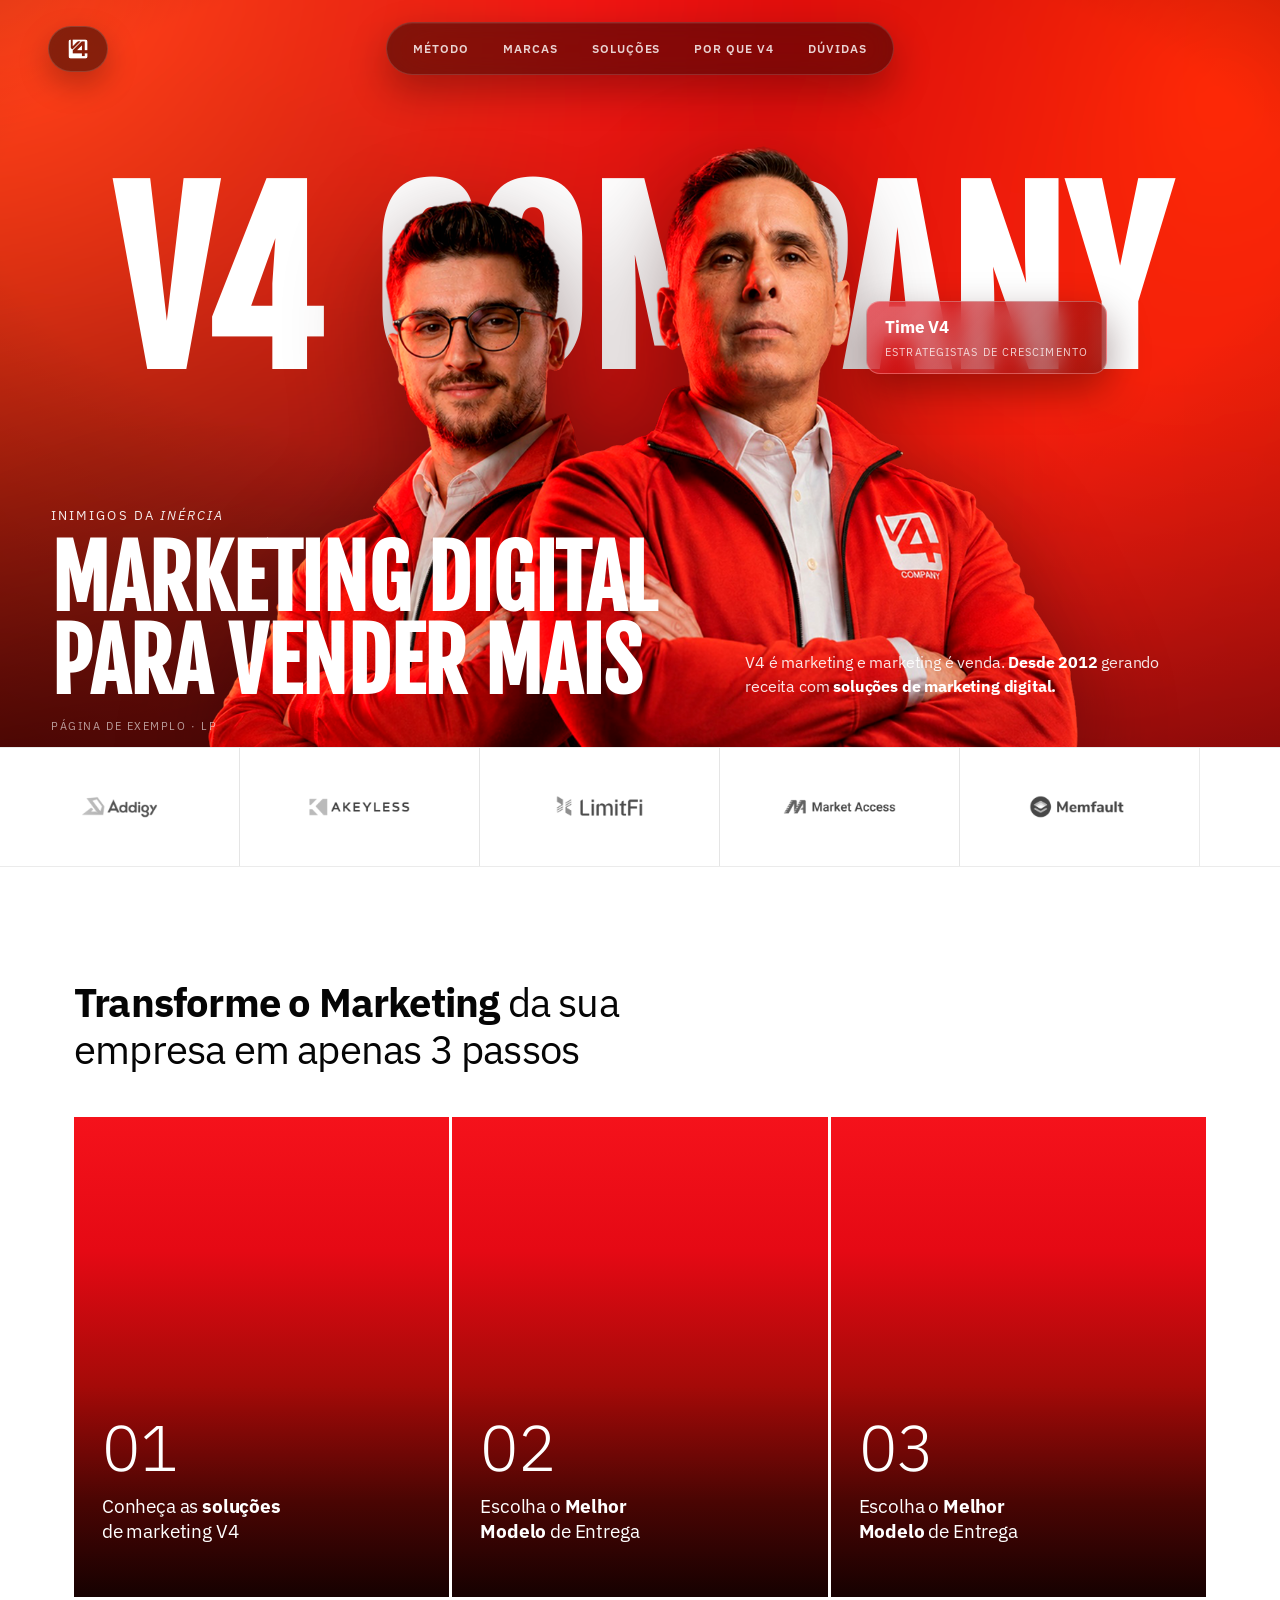
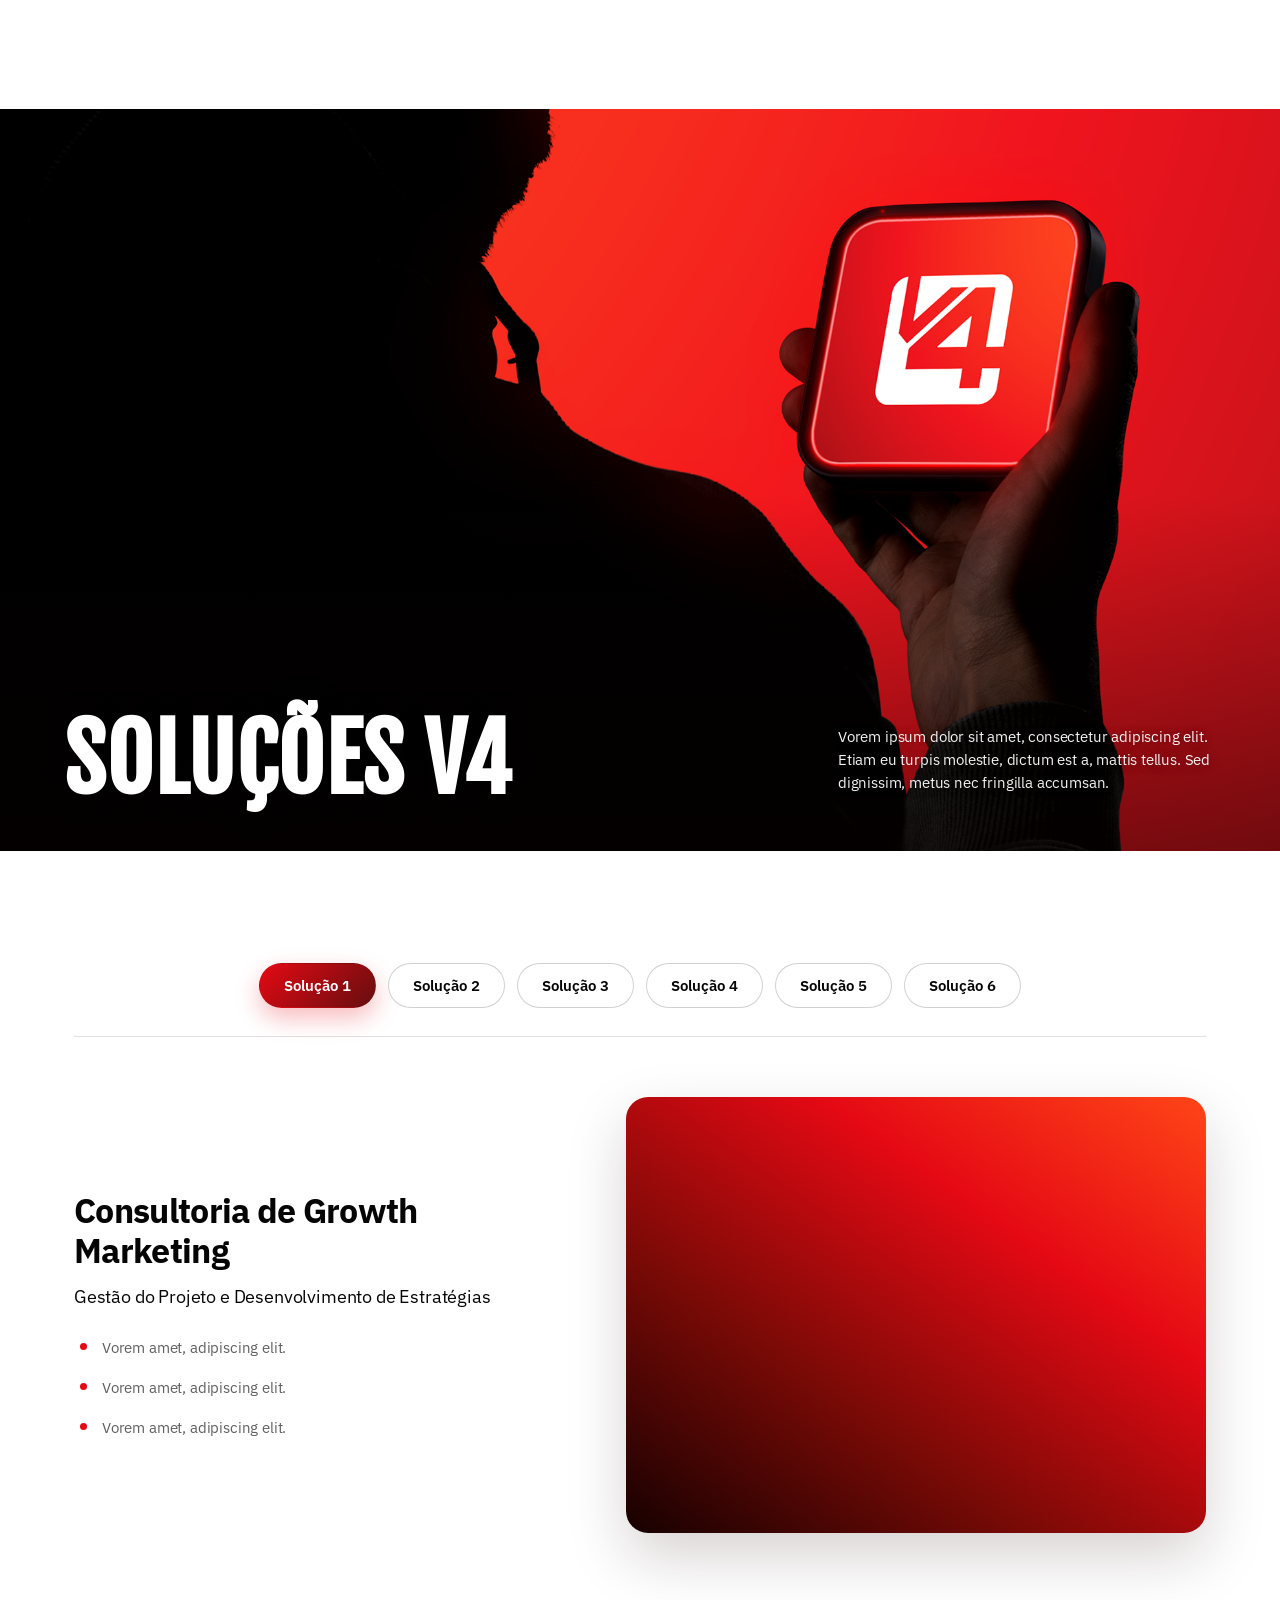
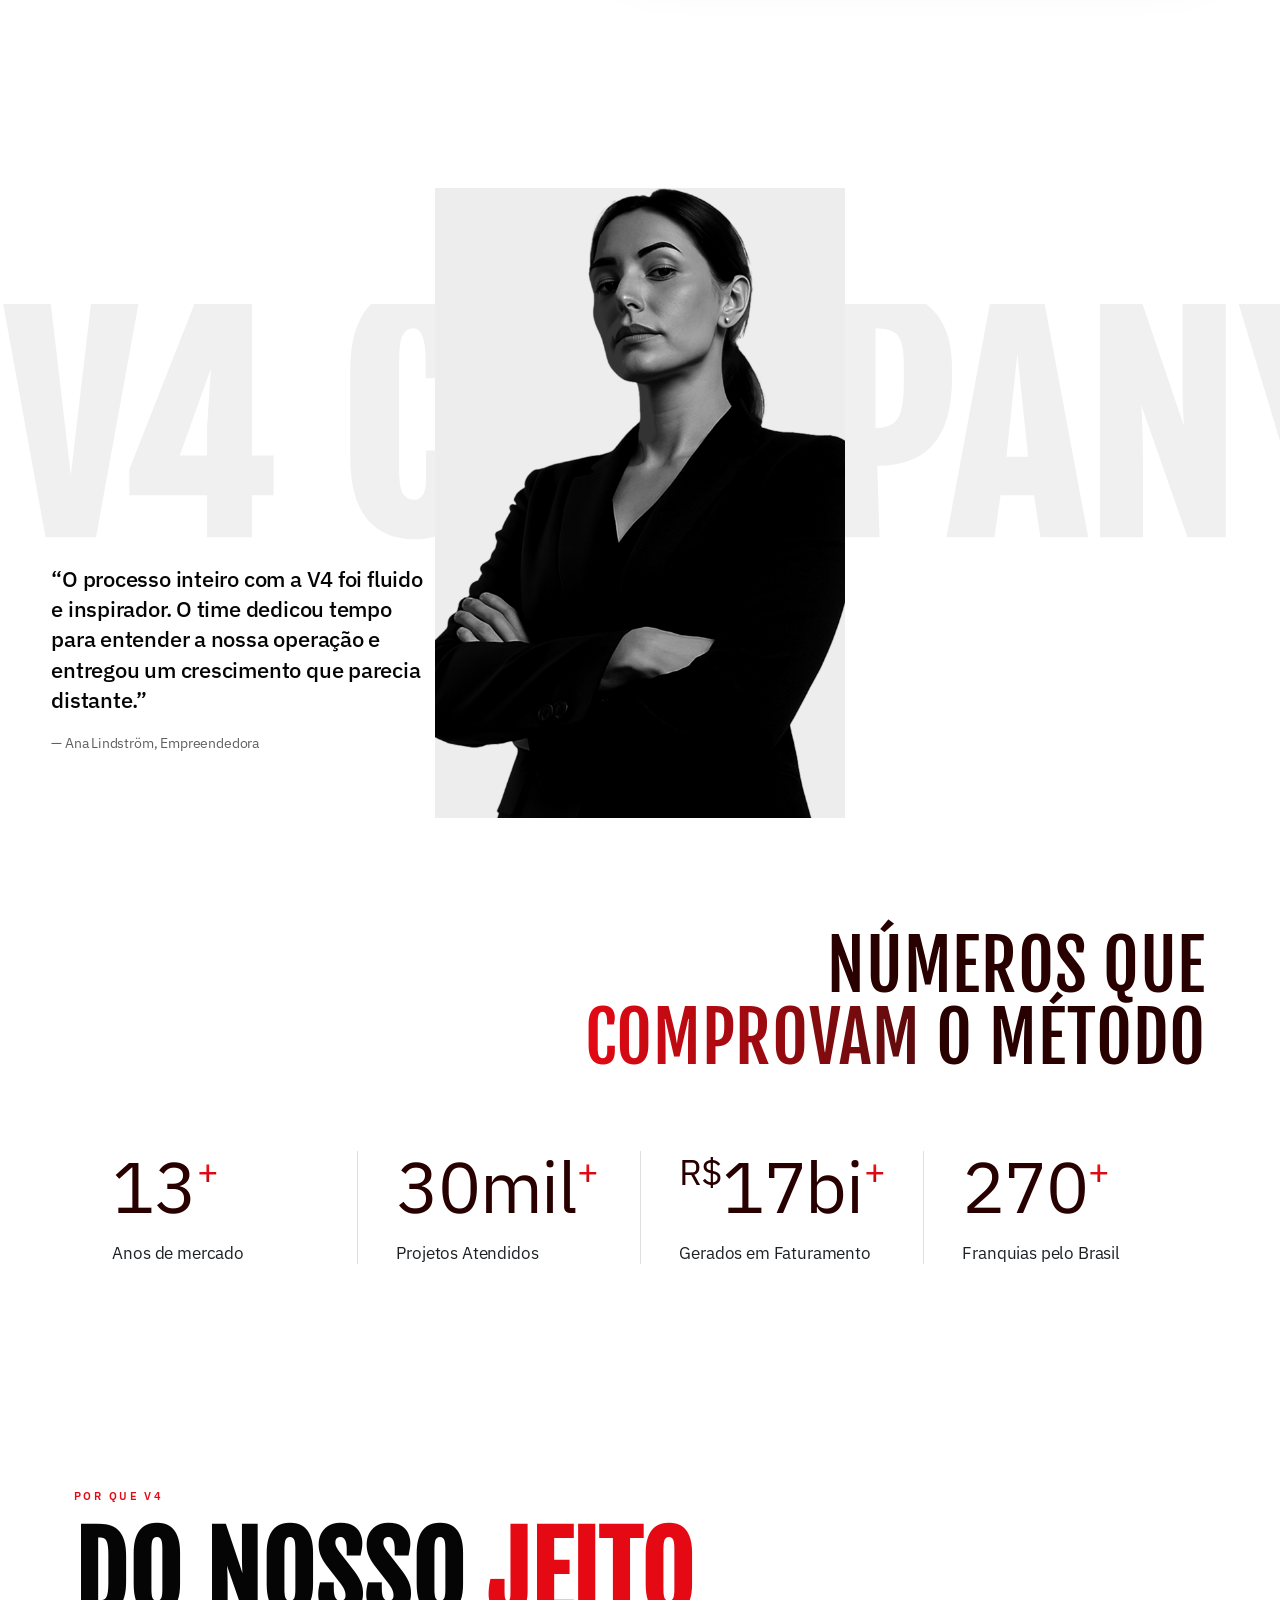
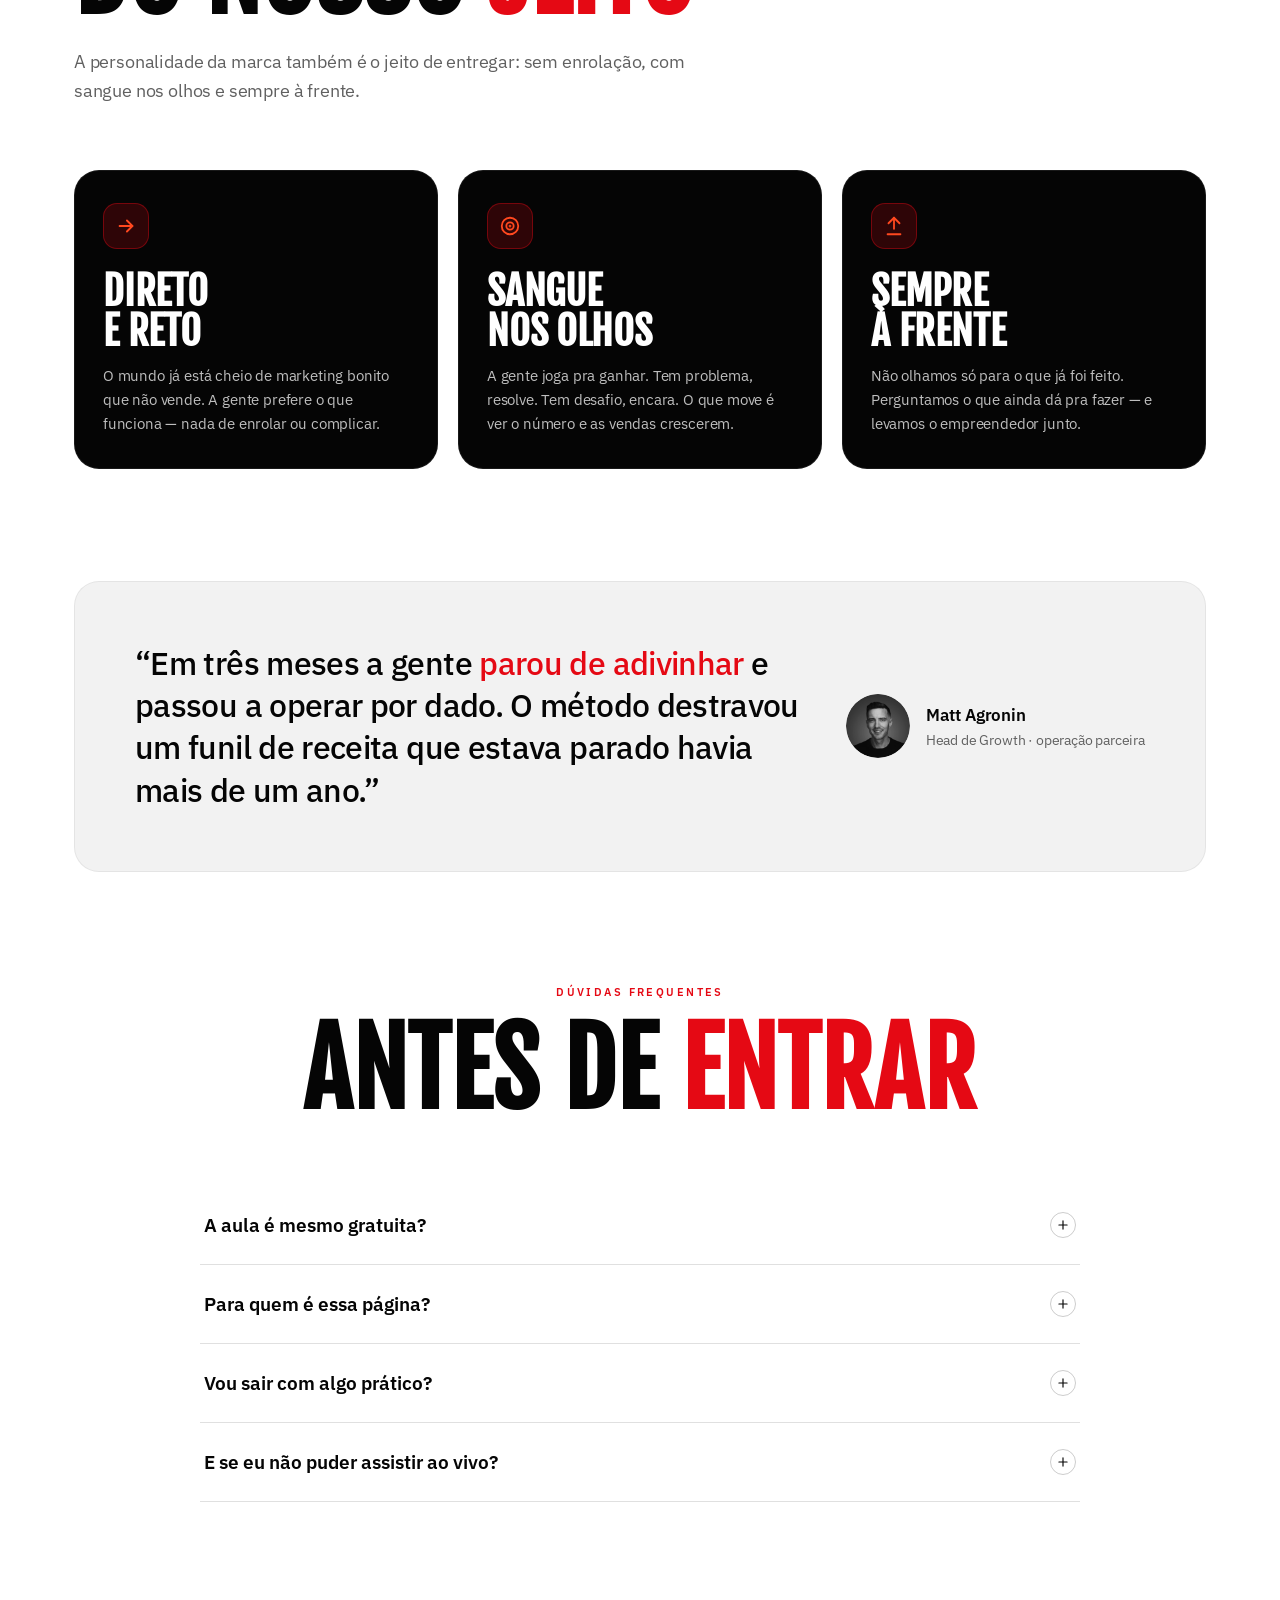
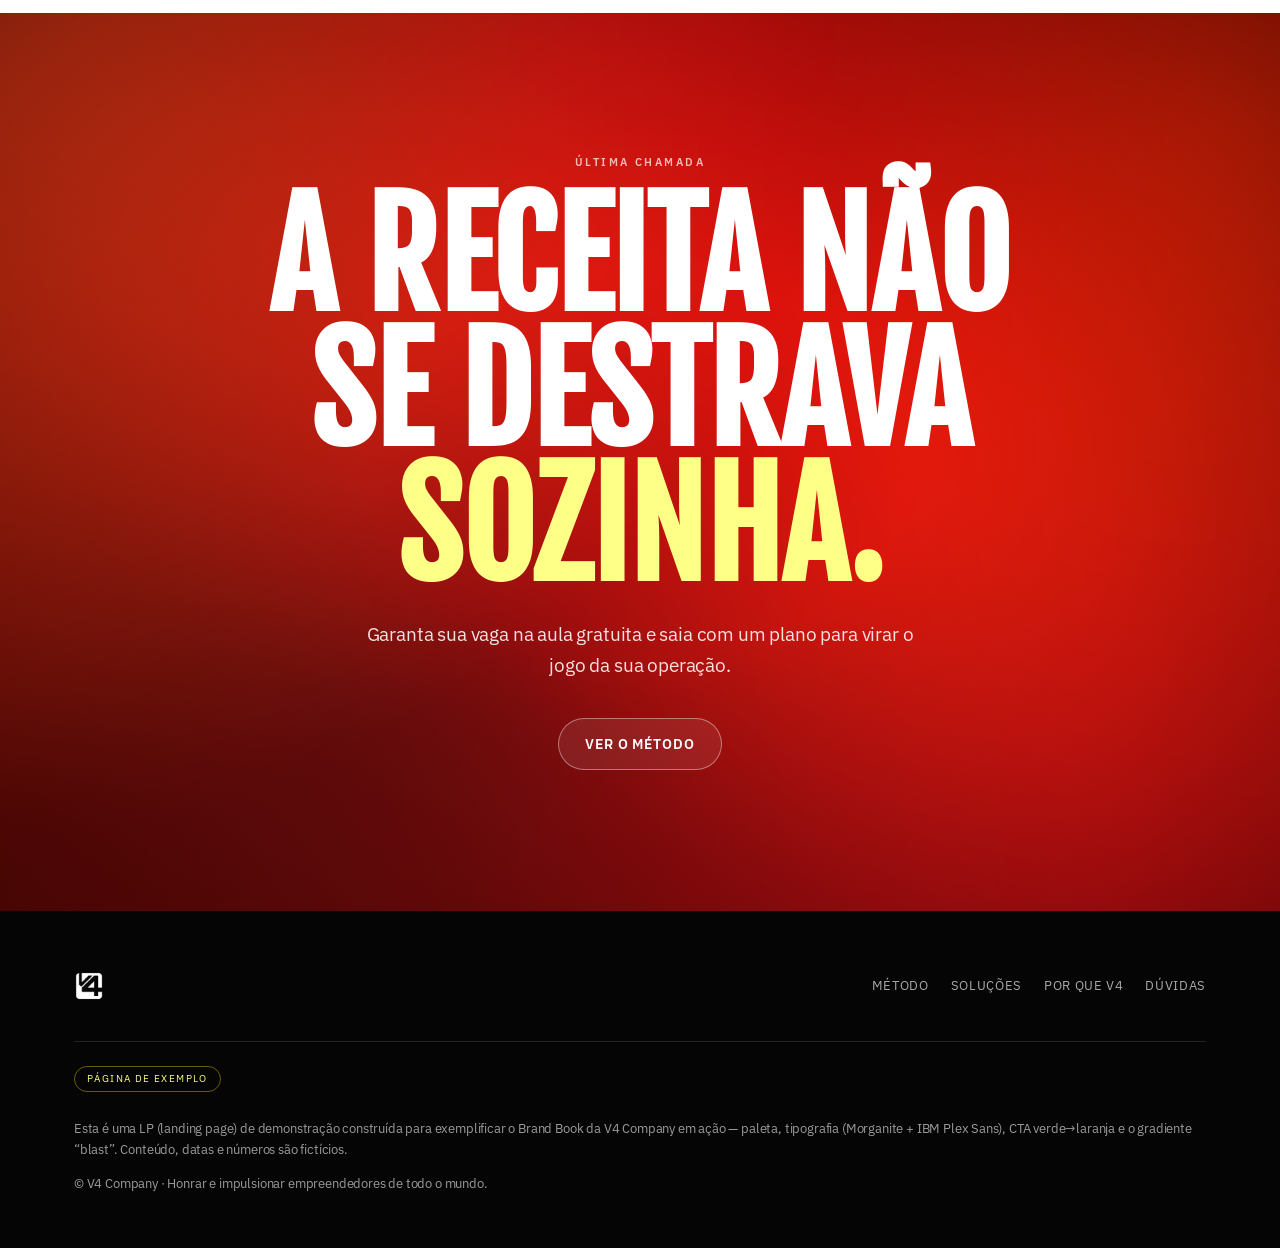
<file: pagina-exemplo.html>
<!DOCTYPE html>
<html lang="pt-BR">
<head>
<meta charset="utf-8" />
<meta name="viewport" content="width=device-width, initial-scale=1" />
<title>Página de Exemplo · LP V4</title>
<meta name="description" content="Página de exemplo (LP) construída com o Brand Book da V4 Company em ação: vermelho V4, Morganite, IBM Plex Sans e o gradiente 'blast'." />
<meta name="theme-color" content="#280000" />
<link href="BrandBook%20V4/assets/v4-logo.svg" rel="icon" type="image/svg+xml" />

<!-- ===== Fonts: IBM Plex Sans (sistema) + Morganite (impacto, self-hosted) ===== -->
<link rel="preconnect" href="https://fonts.googleapis.com" />
<link rel="preconnect" href="https://fonts.gstatic.com" crossorigin />
<link href="https://fonts.googleapis.com/css2?family=Fjalla+One&family=IBM+Plex+Sans:wght@300;400;500;600;700&display=swap" rel="stylesheet" />

<!-- Base de tokens do Design System V4 (fonte da verdade: cores, escala, espaçamento, easings, animações) -->
<link rel="stylesheet" href="tokens.css" />

<style>
  /* ============================================================
     TOKENS DA PÁGINA — herdam a base do Design System (tokens.css).
     Cores institucionais, CTA (#00A86B), amarelo (#FDFF87), escala
     tipográfica, espaçamento, raios e easings vêm de tokens.css.
     Aqui ficam só os tokens específicos desta página.
     ============================================================ */
  :root {
    /* Vermelhos da marca usados nos gradientes "blast" desta página */
    --v4-red:        #E50914;  /* Vermelho V4 — acento principal */
    --v4-red-bright: #FF481F;  /* gradiente digital — topo */
    --v4-red-mid:    #F0141E;  /* gradiente digital — meio */
    --v4-red-deep:   #650E0F;  /* gradiente digital — profundo */
    --v4-maroon:     #7A0A02;  /* stop institucional */
    --v4-flame:      #FB2E0A;  /* stop institucional */
    --v4-brown:      #280000;  /* base escura */
    /* Display de impacto (mantido em Fjalla One) */
    --font-impact: 'Fjalla One', 'IBM Plex Sans', sans-serif;
    /* Layout local, apoiado na base do DS */
    --maxw: var(--content-narrow);
    --radius: var(--r-lg);
  }

  * { box-sizing: border-box; }
  html { scroll-behavior: smooth; }
  body {
    margin: 0;
    background: var(--v4-white);
    color: var(--v4-dark-gray);
    font-family: var(--font-sys);
    font-size: 17px;
    line-height: 1.6;
    letter-spacing: -0.01em;
    -webkit-font-smoothing: antialiased;
    -moz-osx-font-smoothing: grayscale;
  }
  img { max-width: 100%; display: block; }
  a { color: inherit; text-decoration: none; }

  /* ============================================================
     "BLAST" — o gradiente vivo do design system do Academypass,
     recriado nas cores do V4 (vermelhos institucionais).
     Mesma anatomia: 5 radiais de cor + base linear, blur, scale
     e animação contínua de 8s.
     ============================================================ */
  .v4-blast {
    background:
      radial-gradient(circle at 12% 10%, rgba(255, 72, 31, 0.95) 0%, rgba(255, 72, 31, 0.42) 24%, transparent 46%),
      radial-gradient(circle at 46% 12%, rgba(229, 9, 20, 0.92) 0%, rgba(229, 9, 20, 0.40) 27%, transparent 52%),
      radial-gradient(circle at 84% 22%, rgba(251, 46, 10, 0.92) 0%, rgba(251, 46, 10, 0.46) 28%, transparent 53%),
      radial-gradient(circle at 32% 70%, rgba(101, 14, 15, 0.92) 0%, rgba(101, 14, 15, 0.42) 30%, transparent 56%),
      radial-gradient(circle at 74% 74%, rgba(240, 20, 30, 0.86) 0%, rgba(240, 20, 30, 0.34) 32%, transparent 56%),
      linear-gradient(140deg, #FB2E0A 0%, #7A0A02 44%, #E50914 100%);
    filter: blur(18px) saturate(1.06);
    transform: scale(1.06);
    animation: v4-blast-shift 8s cubic-bezier(0.77, 0, 0.175, 1) infinite alternate;
  }
  @keyframes v4-blast-shift {
    from { transform: scale(1.06) translate3d(-1.5%, -1%, 0); }
    to   { transform: scale(1.10) translate3d(1.8%, 1.2%, 0); }
  }

  /* Backdrop sutil "blast" para o corpo da página (atrás de tudo) */
  body::before {
    content: ""; position: fixed; inset: 0; z-index: -1; pointer-events: none;
    background:
      radial-gradient(circle at 16% 4%, rgba(229, 9, 20, 0.06) 0%, transparent 40%),
      radial-gradient(circle at 88% 96%, rgba(255, 72, 31, 0.05) 0%, transparent 46%);
  }

  /* CTA da V4 — pill verde -> laranja no hover (Brand Book) */
  .v4-btn {
    display: inline-flex; align-items: center; justify-content: center; gap: 10px;
    border: 0; cursor: pointer;
    background: var(--v4-cta); color: var(--v4-white);
    font-family: var(--font-sys); font-weight: 600; font-size: 15px;
    text-transform: uppercase; letter-spacing: 0.06em;
    padding: 16px 30px; border-radius: 9999px;
    box-shadow: 0 18px 46px rgba(14, 132, 32, 0.30);
    transition: background-color .25s ease, transform .15s ease, box-shadow .25s ease;
  }
  .v4-btn:hover { background: var(--v4-cta-hover); box-shadow: 0 18px 46px rgba(255, 98, 0, 0.36); }
  .v4-btn:active { background: var(--v4-cta-active); transform: scale(0.98); }
  .v4-btn svg { width: 16px; height: 16px; transition: transform .25s ease; }
  .v4-btn:hover svg { transform: translate(2px, -2px); }
  .v4-btn--lg { padding: 20px 38px; font-size: 16px; }
  .v4-btn--block { width: 100%; }
  .v4-btn:disabled { opacity: .7; cursor: not-allowed; }

  /* Botão fantasma (sobre blast) */
  .v4-btn-ghost {
    display: inline-flex; align-items: center; gap: 10px;
    padding: 14px 26px; border-radius: 9999px;
    border: 1px solid rgba(255,255,255,0.4); background: rgba(255,255,255,0.08);
    color: #fff; font-weight: 600; font-size: 14px; text-transform: uppercase; letter-spacing: 0.06em;
    -webkit-backdrop-filter: blur(12px); backdrop-filter: blur(12px);
    transition: background .25s ease, border-color .25s ease;
  }
  .v4-btn-ghost:hover { background: rgba(255,255,255,0.16); border-color: rgba(255,255,255,0.7); }

  .wrap { max-width: var(--maxw); margin: 0 auto; padding: 0 24px; }
  .eyebrow {
    font-size: 11px; text-transform: uppercase; letter-spacing: 0.22em;
    font-weight: 600; color: var(--v4-red); margin: 0 0 18px;
  }
  .eyebrow--light { color: rgba(255,255,255,0.72); }

  /* Títulos de impacto — Morganite condensada */
  .impact {
    font-family: var(--font-impact); font-weight: 700;
    text-transform: uppercase; line-height: 0.98; letter-spacing: 0.01em;
    margin: 0;
  }

  /* Chips de confiança */
  .chips { display: flex; flex-wrap: wrap; gap: 10px; }
  .chip {
    font-size: 12px; text-transform: uppercase; letter-spacing: 0.04em; font-weight: 500;
    padding: 9px 16px; border-radius: 9999px;
    border: 1px solid rgba(255,255,255,0.26); background: rgba(255,255,255,0.10);
    color: #fff; -webkit-backdrop-filter: blur(10px); backdrop-filter: blur(10px);
  }

  /* ============================================================
     NAV — ilhas flutuantes de vidro (itens centralizados)
     ============================================================ */
  .nav {
    position: fixed; top: 0; left: 0; right: 0; z-index: 100;
    display: grid; grid-template-columns: 1fr auto 1fr; align-items: center; gap: 16px;
    padding: clamp(14px, 2vw, 22px) clamp(16px, 4vw, 48px);
    transition: padding .35s ease;
  }
  .nav.is-stuck { padding-top: 12px; padding-bottom: 12px; }

  /* logo em chip de vidro (legível sobre qualquer seção) */
  .nav__logo-link { justify-self: start; display: inline-flex; align-items: center;
    padding: 11px 18px; border-radius: 9999px;
    background: rgba(18, 6, 6, 0.5); border: 1px solid rgba(255,255,255,0.14);
    box-shadow: 0 12px 30px rgba(20,0,0,0.28);
    -webkit-backdrop-filter: blur(20px) saturate(1.15); backdrop-filter: blur(20px) saturate(1.15); }
  .nav__logo { height: 22px; width: auto; display: block; }

  /* pílula de vidro com os itens centralizados */
  .nav__pill { justify-self: center; display: none; align-items: center; gap: 2px;
    padding: 7px 10px; border-radius: 9999px;
    background: rgba(18, 6, 6, 0.5); border: 1px solid rgba(255,255,255,0.14);
    box-shadow: 0 16px 38px rgba(20,0,0,0.32), inset 0 1px 0 rgba(255,255,255,0.06);
    -webkit-backdrop-filter: blur(24px) saturate(1.2); backdrop-filter: blur(24px) saturate(1.2); }
  .nav__pill a { display: inline-flex; align-items: center; gap: 6px;
    padding: 9px 16px; border-radius: 9999px;
    color: rgba(255,255,255,0.82); font-size: 12px; font-weight: 600;
    text-transform: uppercase; letter-spacing: 0.08em; white-space: nowrap;
    transition: background .2s ease, color .2s ease; }
  .nav__pill a:hover { color: #fff; background: rgba(255,255,255,0.10); }
  .nav__pill a svg { width: 12px; height: 12px; opacity: .7; }

  .nav__cta { justify-self: end; }
  .nav .v4-btn { padding: 12px 22px; font-size: 13px; }

  @media (min-width: 1040px) { .nav__pill { display: inline-flex; } }

  /* ============================================================
     HERO — editorial (tipografia gigante + figura central, blast)
     ============================================================ */
  .hero { position: relative; overflow: hidden; background: var(--v4-brown); color: #fff;
    padding-top: clamp(96px, 10vw, 148px); }
  .hero__blast { position: absolute; inset: -12%; z-index: 0; pointer-events: none; }
  .hero__vignette { position: absolute; inset: 0; z-index: 1; pointer-events: none;
    background: radial-gradient(120% 85% at 50% 28%, transparent 42%, rgba(20, 0, 0, 0.5) 100%); }
  .hero__inner {
    position: absolute; left: 0; right: 0; bottom: 0; z-index: 3; width: 100%; max-width: 1560px; margin: 0 auto;
    padding: 0 clamp(20px, 4vw, 56px) clamp(26px, 3.4vw, 48px);
  }

  /* dupla em fluxo (define a altura do hero); ancorada na base, sem gap */
  .hero__figure { position: relative; z-index: 2; display: block; margin: 0 auto;
    width: clamp(380px, 76vw, 1320px); }
  .hero__bigtitle {
    position: absolute; left: 50%; bottom: 60%; transform: translateX(-50%); z-index: 1;
    margin: 0; font-family: var(--font-impact); font-weight: 700; text-transform: uppercase;
    font-size: clamp(72px, 17vw, 300px); line-height: .82; letter-spacing: .01em;
    color: #fff; white-space: nowrap; pointer-events: none;
  }
  .hero__figure > img {
    width: 100%; height: auto; display: block; position: relative; z-index: 2;
    filter: contrast(1.04) saturate(1.06) drop-shadow(0 28px 50px rgba(40, 0, 0, 0.45));
  }
  /* card de nome (glass vermelho) preso à figura */
  .hero__namecard {
    position: absolute; z-index: 3; top: 28%; right: 2%;
    padding: 12px 18px; border-radius: 14px;
    background: linear-gradient(135deg, rgba(229,9,20,0.62), rgba(101,14,15,0.55));
    border: 1px solid rgba(255,255,255,0.28); box-shadow: 0 16px 40px rgba(40,0,0,0.4);
    -webkit-backdrop-filter: blur(12px) saturate(1.1); backdrop-filter: blur(12px) saturate(1.1);
  }
  .hero__namecard b { display: block; font-size: 17px; font-weight: 700; letter-spacing: -0.01em; }
  .hero__namecard span { display: block; font-size: 11px; text-transform: uppercase; letter-spacing: 0.1em; color: rgba(255,255,255,0.78); margin-top: 2px; }
  /* kicker "Inimigos da inércia" */
  .hero__kicker { display: block; margin-bottom: 12px;
    font-size: clamp(11px, 1vw, 13px); text-transform: uppercase; letter-spacing: 0.16em; color: rgba(255,255,255,0.92); }
  .hero__kicker em { font-style: italic; }

  /* faixa inferior: headline + descrição */
  .hero__bottom { position: relative; z-index: 3; display: grid; grid-template-columns: 1fr; gap: 18px 40px; align-items: end; margin-top: clamp(20px, 3vw, 40px); }
  @media (min-width: 900px) { .hero__bottom { grid-template-columns: 1.15fr 0.85fr; } }
  .hero__headline { margin: 0; font-family: var(--font-impact); font-weight: 700; text-transform: uppercase;
    font-size: clamp(44px, 6.6vw, 96px); line-height: .98; }
  .hero__desc { margin: 0 0 6px; font-size: clamp(15px, 1.25vw, 19px); line-height: 1.5; color: rgba(255,255,255,0.9); max-width: 44ch; }
  .hero__desc strong { color: #fff; font-weight: 700; }
  /* rótulo de canto */
  .hero__pagelabel { position: absolute; z-index: 3; left: clamp(20px, 4vw, 56px); bottom: 12px;
    font-size: 11px; text-transform: uppercase; letter-spacing: 0.14em; color: rgba(255,255,255,0.6); }

  @media (max-width: 720px) {
    .hero__namecard { right: 0; top: 18%; }
  }

  /* Form card (glass) */
  .form-card {
    width: 100%; max-width: 470px; margin-left: auto;
    border-radius: 30px; overflow: hidden;
    border: 1px solid rgba(255,255,255,0.26); background: rgba(255,255,255,0.16);
    box-shadow: 0 28px 70px rgba(40, 0, 0, 0.34);
    -webkit-backdrop-filter: blur(24px); backdrop-filter: blur(24px);
    color: #fff;
  }
  .form-card__head { border-bottom: 1px solid rgba(255,255,255,0.16); padding: 20px; }
  .form-card__badge {
    border-radius: 22px; border: 1px solid rgba(255,255,255,0.22);
    background: rgba(40, 0, 0, 0.55); padding: 16px;
    box-shadow: inset 0 1px 0 rgba(255,255,255,0.12);
    display: flex; align-items: center; justify-content: space-between; gap: 16px;
  }
  .form-card__badge .k { font-size: 9px; text-transform: uppercase; letter-spacing: 0.18em; color: rgba(255,255,255,0.7); }
  .form-card__badge .v { font-family: var(--font-impact); font-size: 30px; font-weight: 600; line-height: .8; margin-top: 6px; text-transform: uppercase; }
  .form-card__badge .sep { width: 1px; height: 38px; background: rgba(255,255,255,0.26); }
  .form-card__body { padding: 24px; display: flex; flex-direction: column; gap: 16px; }
  .field label { display: block; font-size: 10px; text-transform: uppercase; letter-spacing: 0.06em; color: rgba(255,255,255,0.6); margin-bottom: 8px; }
  .field input {
    width: 100%; height: 52px; border-radius: 16px; padding: 0 16px;
    border: 1px solid rgba(255,255,255,0.28); background: rgba(255,255,255,0.78);
    font-family: var(--font-sys); font-size: 15px; color: #1a1a1a; outline: none;
    transition: background .2s ease, border-color .2s ease;
  }
  .field input::placeholder { color: rgba(0,0,0,0.36); }
  .field input:focus { border-color: rgba(255,255,255,0.85); background: rgba(255,255,255,0.92); }
  .form-card__foot { display: flex; align-items: center; justify-content: center; gap: 8px; font-size: 10px; text-transform: uppercase; letter-spacing: 0.04em; color: rgba(255,255,255,0.6); padding-top: 2px; }
  .form-card__foot svg { width: 13px; height: 13px; }
  .form-note {
    margin-top: 14px; width: 100%; max-width: 470px; margin-left: auto;
    border-radius: 22px; border: 1px solid rgba(255,255,255,0.18);
    background: rgba(0,0,0,0.12); padding: 16px 20px;
    -webkit-backdrop-filter: blur(20px); backdrop-filter: blur(20px); color: #fff;
  }
  .form-note .k { font-size: 10px; text-transform: uppercase; letter-spacing: 0.06em; color: rgba(255,255,255,0.55); }
  .form-note p { margin: 4px 0 0; font-size: 13px; line-height: 1.5; color: rgba(255,255,255,0.82); }

  /* Success state */
  .form-success { display: none; padding: 40px 28px; text-align: center; }
  .form-card.is-success .form-card__head,
  .form-card.is-success .form-card__body { display: none; }
  .form-card.is-success .form-success { display: block; }
  .form-success h3 { font-family: var(--font-impact); font-weight: 600; text-transform: uppercase; font-size: 52px; line-height: 1.0; margin: 0; }
  .form-success p { margin: 14px 0 24px; color: rgba(255,255,255,0.82); font-size: 15px; }

  /* ============================================================
     SOCIAL PROOF — marquee de logos (esteira infinita)
     ============================================================ */
  .marquee { position: relative; overflow: hidden; background: var(--v4-white);
    border-top: 1px solid rgba(0,0,0,0.08); border-bottom: 1px solid rgba(0,0,0,0.08); }
  .marquee::before, .marquee::after { content: ""; position: absolute; top: 0; bottom: 0; width: clamp(40px, 8vw, 120px); z-index: 2; pointer-events: none; }
  .marquee::before { left: 0; background: linear-gradient(90deg, #fff, transparent); }
  .marquee::after { right: 0; background: linear-gradient(270deg, #fff, transparent); }
  .marquee__track { display: flex; width: max-content; animation: marquee-scroll 38s linear infinite; }
  .marquee:hover .marquee__track { animation-play-state: paused; }
  .marquee__cell { flex: none; width: clamp(170px, 20vw, 240px); height: 118px;
    display: grid; place-items: center; padding: 0 clamp(20px, 3vw, 40px); border-right: 1px solid rgba(0,0,0,0.10); }
  .marquee__cell img { max-height: 30px; width: auto; filter: grayscale(1); opacity: .8;
    transition: opacity .2s ease, filter .2s ease; }
  .marquee__cell img:hover { opacity: 1; filter: grayscale(0); }
  @keyframes marquee-scroll { from { transform: translateX(0); } to { transform: translateX(-50%); } }
  @media (prefers-reduced-motion: reduce) { .marquee__track { animation: none; } }

  /* ============================================================
     INSCRIÇÃO (form, blast)
     ============================================================ */
  .signup { position: relative; overflow: hidden; background: var(--v4-brown); color: #fff; }
  .signup__blast { position: absolute; inset: -12%; z-index: 0; opacity: .95; }
  .signup__vignette { position: absolute; inset: 0; z-index: 1; pointer-events: none;
    background: radial-gradient(ellipse at center, transparent 35%, rgba(20,0,0,0.5) 100%); }
  .signup__inner { position: relative; z-index: 2; max-width: var(--maxw); margin: 0 auto;
    padding: clamp(64px, 8vw, 112px) 24px; display: grid; grid-template-columns: 1fr; gap: 44px; align-items: center; }
  @media (min-width: 980px) { .signup__inner { grid-template-columns: 1.05fr 0.95fr; } }
  .signup__title { margin: 0; font-family: var(--font-impact); font-weight: 700; text-transform: uppercase;
    font-size: clamp(54px, 7vw, 96px); line-height: 1.0; }
  .signup__title .accent { color: var(--v4-yellow); }
  .signup__lead { margin: 22px 0 26px; font-size: 18px; line-height: 1.55; color: rgba(255,255,255,0.88); max-width: 44ch; }
  .signup__list { list-style: none; margin: 0; padding: 0; display: flex; flex-direction: column; gap: 12px; }
  .signup__list li { display: flex; gap: 12px; align-items: flex-start; font-size: 15px; color: rgba(255,255,255,0.9); }
  .signup__list svg { flex: none; width: 20px; height: 20px; color: var(--v4-yellow); margin-top: 1px; }

  /* ============================================================
     INSCRIÇÃO — variante clara (fundo branco)
     Mesma estrutura da seção; só troca o tema escuro/blast por um
     fundo branco, com texto e card de formulário adaptados.
     ============================================================ */
  .signup--light { background: var(--v4-white); color: var(--v4-black); }
  .signup--light .signup__blast,
  .signup--light .signup__vignette { display: none; }
  .signup--light .eyebrow--light { color: var(--v4-red); }
  .signup--light .signup__title { color: var(--v4-black); }
  .signup--light .signup__title .accent { color: var(--v4-red); }
  .signup--light .signup__lead { color: var(--v4-gray); }
  .signup--light .signup__list li { color: var(--v4-dark-gray); }
  .signup--light .signup__list svg { color: var(--v4-red); }

  /* Card do formulário — versão clara (sem glass) */
  .signup--light .form-card {
    background: var(--v4-white); color: var(--v4-black);
    border: 1px solid rgba(0,0,0,0.10);
    box-shadow: 0 28px 70px rgba(40,0,0,0.10);
    -webkit-backdrop-filter: none; backdrop-filter: none;
  }
  .signup--light .form-card__head { border-bottom-color: rgba(0,0,0,0.08); }
  /* badge mantém o acento escuro (vermelho profundo) sobre o card branco */
  .signup--light .form-card__badge { background: var(--v4-red-deep); border-color: rgba(255,255,255,0.14); }
  .signup--light .field label { color: var(--v4-gray); }
  .signup--light .field input {
    border: 1px solid rgba(0,0,0,0.14); background: var(--v4-light-gray); color: #1a1a1a;
  }
  .signup--light .field input::placeholder { color: rgba(0,0,0,0.4); }
  .signup--light .field input:focus { border-color: var(--v4-red); background: var(--v4-white); }
  .signup--light .form-card__foot { color: var(--v4-gray); }
  .signup--light .form-success h3 { color: var(--v4-black); }
  .signup--light .form-success p { color: var(--v4-gray); }

  /* ============================================================
     SECTION shells
     ============================================================ */
  .section { padding: var(--space-80) 0; }
  .section--light { background: var(--v4-white); }
  :where(section[id]) { scroll-margin-top: 100px; }
  .section__head { max-width: 760px; margin: 0 0 clamp(40px, 6vw, 64px); }
  .section__title { font-family: var(--font-impact); font-weight: 700; text-transform: uppercase; line-height: 1.0; letter-spacing: 0.01em; font-size: clamp(54px, 8vw, 104px); margin: 0; color: var(--v4-black); }
  .section__title .accent { color: var(--v4-red); }
  .section__lead { margin: 22px 0 0; font-size: 18px; line-height: 1.6; color: var(--v4-gray); max-width: 58ch; }

  /* Método — 3 passos (cards verticais, gradiente vermelho→preto) */
  .steps__head { max-width: 600px; margin: 0 0 clamp(28px, 4vw, 44px); }
  .steps__title { font-family: var(--font-sys); font-weight: 400; color: var(--v4-black);
    font-size: clamp(28px, 3.4vw, 40px); line-height: 1.18; letter-spacing: -0.02em; margin: 0; }
  .steps__title strong { font-weight: 700; }

  .steps { display: grid; grid-template-columns: 1fr; gap: 3px; }
  @media (min-width: 720px) { .steps { grid-template-columns: repeat(3, 1fr); } }
  .step {
    position: relative; overflow: hidden;
    min-height: clamp(380px, 42vw, 480px);
    padding: 32px 28px;
    display: flex; flex-direction: column; justify-content: flex-end;
    color: #fff;
    background: linear-gradient(180deg, #F5121B 0%, #E50914 28%, #A50A08 56%, #4A0503 80%, #160101 100%);
  }
  .step__num { font-family: var(--font-sys); font-weight: 300; font-size: clamp(56px, 5vw, 76px);
    line-height: 1; color: #fff; margin: 0 0 14px; }
  .step__name { font-family: var(--font-sys); font-weight: 400; font-size: clamp(18px, 1.5vw, 21px);
    line-height: 1.32; color: #fff; margin: 0 0 22px; max-width: 18ch; }
  .step__name strong { font-weight: 700; }
  .step__btn { align-self: flex-start; display: inline-flex; align-items: center;
    padding: 11px 26px; border-radius: 9999px;
    border: 1px solid rgba(255,255,255,0.85); background: transparent; color: #fff;
    font-family: var(--font-sys); font-size: 14px; font-weight: 600;
    transition: background .2s ease, color .2s ease; }
  .step__btn:hover { background: #fff; color: var(--v4-red); }

  /* ============================================================
     SOLUÇÕES V4 — banner full-bleed (preto → vermelho, device V4)
     Para usar a foto real: defina background-image em .solucoes e
     esconda .solucoes__device (display:none).
     ============================================================ */
  .solucoes { position: relative; overflow: hidden; color: #fff;
    min-height: clamp(520px, 58vw, 780px);
    background: #050505 url("BrandBook%20V4/assets/Fueto.png") center / cover no-repeat;
  }
  /* leve escurecimento na base para legibilidade do texto sobre a foto */
  .solucoes::after { content: ""; position: absolute; inset: 0; z-index: 1; pointer-events: none;
    background: linear-gradient(180deg, transparent 52%, rgba(10,0,0,0.42) 100%); }
  .solucoes__inner {
    position: absolute; inset: 0; z-index: 2; max-width: 1560px; margin: 0 auto;
    padding: 0 clamp(24px, 5vw, 64px) clamp(28px, 4vw, 52px);
    display: flex; align-items: flex-end; justify-content: space-between; flex-wrap: wrap; gap: 24px 40px;
  }
  .solucoes__title { margin: 0; font-family: var(--font-impact); font-weight: 700; text-transform: uppercase;
    font-size: clamp(40px, 7vw, 92px); line-height: .9; letter-spacing: .01em;
    text-shadow: 0 2px 24px rgba(0,0,0,0.45); }
  .solucoes__text { margin: 0 0 6px; max-width: 42ch; font-size: clamp(14px, 1.2vw, 17px);
    line-height: 1.5; color: rgba(255,255,255,0.95); text-shadow: 0 1px 12px rgba(0,0,0,0.4); }
  @media (max-width: 760px) {
    .solucoes { min-height: clamp(420px, 96vw, 620px); }
    .solucoes__inner { gap: 14px 24px; }
  }

  /* ============================================================
     SOLUÇÕES — carrossel por abas (texto + imagem por solução)
     ============================================================ */
  .sol-tabs { display: flex; flex-wrap: wrap; justify-content: center; gap: 12px;
    padding-bottom: clamp(20px, 3vw, 28px); border-bottom: 1px solid rgba(0,0,0,0.12); }
  .sol-tab { flex: none; cursor: pointer; white-space: nowrap;
    padding: 12px 24px; border-radius: 9999px;
    border: 1px solid rgba(0,0,0,0.18); background: var(--v4-white);
    font-family: var(--font-sys); font-size: 15px; font-weight: 600; color: var(--v4-black);
    transition: background .2s ease, color .2s ease, border-color .2s ease, box-shadow .2s ease; }
  .sol-tab:hover { border-color: var(--v4-red); color: var(--v4-red); }
  .sol-tab.is-active {
    background: linear-gradient(135deg, #E50914 0%, #650E0F 100%);
    border-color: transparent; color: #fff;
    box-shadow: 0 10px 24px rgba(229,9,20,0.28); }

  .sol-panels { margin-top: clamp(32px, 5vw, 60px); }
  .sol-panel { display: none; grid-template-columns: 1fr; gap: 36px; align-items: center; }
  @media (min-width: 880px) { .sol-panel { grid-template-columns: 0.9fr 1.1fr; gap: clamp(40px, 6vw, 88px); } }
  .sol-panel.is-active { display: grid; animation: sol-fade .45s var(--ease-out-expo); }
  @keyframes sol-fade { from { opacity: 0; transform: translateY(12px); } to { opacity: 1; transform: none; } }
  .sol-panel__title { font-family: var(--font-sys); font-weight: 700; margin: 0;
    font-size: clamp(26px, 3vw, 34px); line-height: 1.18; letter-spacing: -0.02em; color: var(--v4-black); }
  .sol-panel__sub { margin: 14px 0 0; font-weight: 400; color: var(--v4-black);
    font-size: clamp(16px, 1.4vw, 19px); line-height: 1.4; }
  .sol-panel__list { list-style: none; margin: 26px 0 0; padding: 0; display: flex; flex-direction: column; gap: 16px; }
  .sol-panel__list li { position: relative; padding-left: 28px; font-size: 15px; color: var(--v4-gray); }
  .sol-panel__list li::before { content: ""; position: absolute; left: 6px; top: 7px;
    width: 7px; height: 7px; border-radius: 50%; background: var(--v4-red); }
  .sol-panel__media { border-radius: 22px; overflow: hidden; aspect-ratio: 4 / 3;
    background: linear-gradient(215deg, #FF4517 0%, #E50914 32%, #7A0A06 66%, #160101 100%);
    box-shadow: 0 24px 60px rgba(40,0,0,0.18); }
  .sol-panel__media img { width: 100%; height: 100%; object-fit: cover; display: block; }
  @media (max-width: 720px) {
    .sol-tabs { flex-wrap: nowrap; justify-content: flex-start; overflow-x: auto;
      -webkit-overflow-scrolling: touch; scrollbar-width: none; }
    .sol-tabs::-webkit-scrollbar { display: none; }
  }

  /* ============================================================
     BIG NUMBERS — métricas com divisores e "+" em gradiente
     ============================================================ */
  .bignum__head { font-family: var(--font-impact); font-weight: 400; text-transform: uppercase;
    text-align: right; line-height: 1.04; letter-spacing: .01em; margin: 0 0 clamp(44px, 6vw, 80px);
    font-size: clamp(34px, 5.4vw, 74px); color: var(--v4-brown); }
  .bignum__head .accent {
    background: linear-gradient(90deg, #E50914 0%, #5A0B0C 100%);
    -webkit-background-clip: text; background-clip: text;
    -webkit-text-fill-color: transparent; color: transparent; }
  .bignum__grid { display: grid; grid-template-columns: repeat(2, 1fr); gap: 36px 0; }
  @media (min-width: 880px) { .bignum__grid { grid-template-columns: repeat(4, 1fr); } }
  .bignum__item { padding: 0 clamp(22px, 3vw, 44px); }
  .bignum__item:nth-child(odd) { border-left: 0; }
  @media (min-width: 880px) {
    .bignum__item:not(:first-child) { border-left: 1px solid rgba(0,0,0,0.13); }
  }
  @media (max-width: 879px) {
    .bignum__item:nth-child(even) { border-left: 1px solid rgba(0,0,0,0.13); }
  }
  .bignum__value { display: inline-flex; align-items: flex-start;
    font-family: var(--font-sys); font-weight: 400; letter-spacing: -0.02em;
    font-size: clamp(46px, 5.6vw, 82px); line-height: 1; color: var(--v4-brown); }
  .bignum__prefix { font-size: .5em; line-height: 1.15; margin-right: .02em; }
  .bignum__plus { font-size: .5em; line-height: 1; margin-top: .06em; margin-left: .03em;
    background: linear-gradient(160deg, #FF3B23 0%, #E50914 52%, #8E0A06 100%);
    -webkit-background-clip: text; background-clip: text;
    -webkit-text-fill-color: transparent; color: transparent; }
  .bignum__label { font-family: var(--font-sys); font-weight: 400; margin: clamp(16px, 1.6vw, 24px) 0 0;
    font-size: clamp(15px, 1.3vw, 18px); line-height: 1.3; color: var(--v4-dark-gray); }

  /* ============================================================
     SHOWCASE — depoimento c/ foto central e marquee "V4 Company" de fundo
     ============================================================ */
  .showcase { position: relative; overflow: hidden; background: var(--v4-white);
    display: flex; justify-content: center; align-items: flex-end;
    min-height: clamp(560px, 86vh, 840px); padding: clamp(48px, 7vw, 88px) 24px 0; }
  /* marquee gigante de fundo, baixa opacidade, atrás de tudo */
  .showcase__marquee { position: absolute; top: 50%; left: 0; right: 0; z-index: 0;
    transform: translateY(-50%); overflow: hidden; pointer-events: none; line-height: .9; }
  .showcase__marquee-track { display: flex; width: max-content; gap: .35em;
    animation: showcase-marquee 32s linear infinite; will-change: transform; }
  .showcase__marquee-track span { flex: none; white-space: nowrap;
    font-family: var(--font-impact); font-weight: 700; text-transform: uppercase;
    font-size: clamp(120px, 22vw, 340px); letter-spacing: .01em; color: var(--v4-black); opacity: .06; }
  @keyframes showcase-marquee { from { transform: translateX(0); } to { transform: translateX(-50%); } }

  .showcase__photo { position: relative; z-index: 2; margin: 0 auto;
    width: clamp(280px, 32vw, 460px); height: clamp(440px, 70vh, 720px);
    overflow: hidden; background: #ededed; }
  .showcase__photo img { width: 100%; height: 100%; object-fit: cover; object-position: center top;
    display: block; filter: grayscale(1) contrast(1.04); }

  .showcase__quote { position: absolute; z-index: 3; left: clamp(20px, 4vw, 56px);
    bottom: clamp(28px, 5vw, 64px); max-width: 38ch; margin: 0; }
  .showcase__quote p { margin: 0; font-size: clamp(18px, 1.7vw, 23px); line-height: 1.4;
    font-weight: 500; letter-spacing: -0.01em; color: var(--v4-black); }
  .showcase__quote cite { display: block; margin-top: 16px; font-style: normal;
    font-size: 14px; color: var(--v4-gray); }

  @media (max-width: 820px) {
    .showcase { flex-direction: column; align-items: center; min-height: 0;
      padding: clamp(40px, 8vw, 64px) 24px clamp(36px, 9vw, 56px); }
    .showcase__photo { width: min(80vw, 380px); height: clamp(420px, 92vw, 560px); }
    .showcase__quote { position: static; max-width: 560px; margin-top: 30px; }
  }

  /* ============================================================
     STAT BAND (blast)
     ============================================================ */
  .stats { position: relative; overflow: hidden; background: var(--v4-brown); color: #fff; }
  .stats__blast { position: absolute; inset: -12%; z-index: 0; opacity: 0.92; }
  .stats__inner { position: relative; z-index: 2; max-width: var(--maxw); margin: 0 auto; padding: clamp(64px, 9vw, 110px) 24px; }
  .stats__grid { display: grid; grid-template-columns: 1fr; gap: 40px; }
  @media (min-width: 720px) { .stats__grid { grid-template-columns: repeat(3, 1fr); } }
  .stat { text-align: center; }
  .stat__num { font-family: var(--font-impact); font-weight: 700; text-transform: uppercase; font-size: clamp(80px, 11vw, 132px); line-height: .82; }
  .stat__num .unit { color: var(--v4-yellow); }
  .stat__label { margin: 12px auto 0; font-size: 15px; color: rgba(255,255,255,0.82); max-width: 26ch; }
  .stats__intro { text-align: center; margin: 0 auto clamp(48px, 6vw, 72px); max-width: 720px; }
  .stats__intro .section__title { color: #fff; }
  .stats__intro .section__title .accent { color: var(--v4-yellow); }

  /* ============================================================
     BENEFITS (personalidade)
     ============================================================ */
  .benefits { display: grid; grid-template-columns: 1fr; gap: 20px; }
  @media (min-width: 880px) { .benefits { grid-template-columns: repeat(3, 1fr); } }
  .benefit {
    border-radius: var(--radius); padding: 32px 28px;
    background: var(--v4-black); color: #fff; overflow: hidden; position: relative;
    border: 1px solid rgba(255,255,255,0.08);
  }
  .benefit__icon { width: 46px; height: 46px; border-radius: 14px; display: grid; place-items: center;
    background: rgba(229,9,20,0.18); border: 1px solid rgba(229,9,20,0.4); color: var(--v4-red-bright); margin-bottom: 22px; }
  .benefit__icon svg { width: 22px; height: 22px; }
  .benefit__title { font-family: var(--font-impact); font-weight: 600; text-transform: uppercase; font-size: 40px; line-height: 1.02; margin: 0 0 12px; }
  .benefit__desc { font-size: 15px; line-height: 1.6; color: rgba(255,255,255,0.74); margin: 0; }

  /* ============================================================
     TESTIMONIAL
     ============================================================ */
  .quote {
    border-radius: var(--radius); padding: clamp(36px, 5vw, 60px);
    background: var(--v4-light-gray); border: 1px solid rgba(0,0,0,0.06);
    display: grid; grid-template-columns: 1fr; gap: 32px; align-items: center;
  }
  @media (min-width: 820px) { .quote { grid-template-columns: 1fr auto; } }
  .quote__text { font-family: var(--font-sys); font-weight: 500; font-size: clamp(22px, 3vw, 32px); line-height: 1.32; color: var(--v4-black); margin: 0; letter-spacing: -0.02em; }
  .quote__text .mark { color: var(--v4-red); }
  .quote__who { display: flex; align-items: center; gap: 16px; }
  .quote__who img { width: 64px; height: 64px; border-radius: 50%; object-fit: cover; filter: grayscale(1); }
  .quote__name { font-weight: 600; color: var(--v4-black); }
  .quote__role { font-size: 14px; color: var(--v4-gray); }

  /* ============================================================
     FAQ
     ============================================================ */
  .faq { max-width: 880px; margin: 0 auto; }
  .faq__item { border-bottom: 1px solid rgba(0,0,0,0.12); }
  .faq__q { width: 100%; text-align: left; background: none; border: 0; cursor: pointer;
    padding: 26px 4px; display: flex; align-items: center; justify-content: space-between; gap: 20px;
    font-family: var(--font-sys); font-size: 19px; font-weight: 600; color: var(--v4-black); }
  .faq__q .icon { flex: none; width: 26px; height: 26px; border-radius: 50%; display: grid; place-items: center;
    border: 1px solid rgba(0,0,0,0.2); transition: transform .25s ease, background .25s ease, color .25s ease, border-color .25s ease; }
  .faq__item.is-open .faq__q .icon { transform: rotate(45deg); background: var(--v4-red); color: #fff; border-color: var(--v4-red); }
  .faq__a { max-height: 0; overflow: hidden; transition: max-height .3s ease; }
  .faq__a p { margin: 0; padding: 0 4px 26px; color: var(--v4-gray); font-size: 16px; line-height: 1.6; max-width: 70ch; }

  /* ============================================================
     FINAL CTA (blast)
     ============================================================ */
  .final { position: relative; overflow: hidden; background: var(--v4-brown); color: #fff; }
  .final__blast { position: absolute; inset: -12%; z-index: 0; }
  .final__vignette { position: absolute; inset: 0; z-index: 1; background: radial-gradient(ellipse at center, transparent 30%, rgba(20,0,0,0.5) 100%); }
  .final__inner { position: relative; z-index: 2; max-width: 900px; margin: 0 auto; text-align: center; padding: clamp(80px, 11vw, 150px) 24px; }
  .final__title { font-family: var(--font-impact); font-weight: 700; text-transform: uppercase; font-size: clamp(64px, 11vw, 150px); line-height: .96; margin: 0; }
  .final__title .accent { color: var(--v4-yellow); }
  .final__sub { margin: 24px auto 38px; max-width: 50ch; font-size: 19px; color: rgba(255,255,255,0.88); }
  .final__actions { display: flex; flex-wrap: wrap; gap: 16px; justify-content: center; }

  /* ============================================================
     FOOTER
     ============================================================ */
  .footer { background: var(--v4-black); color: rgba(255,255,255,0.6); padding: 60px 0 40px; }
  .footer__top { display: flex; flex-wrap: wrap; gap: 28px; align-items: center; justify-content: space-between; }
  .footer__logo { height: 30px; width: auto; }
  .footer__links { display: flex; flex-wrap: wrap; gap: 22px; }
  .footer__links a { font-size: 13px; text-transform: uppercase; letter-spacing: 0.05em; color: rgba(255,255,255,0.66); transition: color .2s ease; }
  .footer__links a:hover { color: #fff; }
  .footer__legal { margin-top: 40px; padding-top: 24px; border-top: 1px solid rgba(255,255,255,0.12); font-size: 13px; line-height: 1.6; }
  .footer__legal .badge { display: inline-block; font-size: 10px; text-transform: uppercase; letter-spacing: 0.14em; color: var(--v4-yellow); border: 1px solid rgba(255,221,0,0.4); border-radius: 9999px; padding: 4px 12px; margin-bottom: 14px; }

  /* ============================================================
     Reveal on scroll
     ============================================================ */
  .reveal { opacity: 0; transform: translateY(28px); transition: opacity .7s var(--ease-out-expo), transform .7s var(--ease-out-expo); }
  .reveal.is-in { opacity: 1; transform: none; }

  @media (prefers-reduced-motion: reduce) {
    .v4-blast, .stats__blast, .final__blast, .hero__blast, .showcase__marquee-track { animation: none; }
    .reveal { opacity: 1; transform: none; transition: none; }
    html { scroll-behavior: auto; }
  }
</style>
</head>

<body>

<!-- ============================ NAV ============================ -->
<header class="nav" id="topo">
  <a class="nav__logo-link" href="#topo" aria-label="V4 Company — início">
    <img src="BrandBook%20V4/assets/v4-logo-white.png" alt="V4 Company" class="nav__logo" />
  </a>
  <nav class="nav__pill">
    <a href="#metodo">Método</a>
    <a href="#marcas">Marcas</a>
    <a href="#solucoes">Soluções</a>
    <a href="#valores">Por que V4</a>
    <a href="#faq">Dúvidas</a>
  </nav>
</header>

<!-- ============================ HERO (editorial) ============================ -->
<section class="hero">
  <div class="v4-blast hero__blast" aria-hidden="true"></div>
  <div class="hero__vignette" aria-hidden="true"></div>

  <!-- dupla ancorada na base da seção, sem gap -->
  <figure class="hero__figure">
    <h1 class="hero__bigtitle">V4 Company</h1>
    <img src="Doiscortado.png" alt="Especialistas da V4 Company" />
    <figcaption class="hero__namecard">
      <b>Time V4</b>
      <span>Estrategistas de crescimento</span>
    </figcaption>
  </figure>

  <div class="hero__inner">
    <!-- faixa inferior -->
    <div class="hero__bottom">
      <div class="hero__bottom-left">
        <span class="hero__kicker">Inimigos da <em>inércia</em></span>
        <h2 class="hero__headline">Marketing digital<br/>para vender mais</h2>
      </div>
      <p class="hero__desc">V4 é marketing e marketing é venda. <strong>Desde 2012</strong> gerando receita com <strong>soluções de marketing digital.</strong></p>
    </div>

    <span class="hero__pagelabel">Página de exemplo · LP</span>
  </div>
</section>

<!-- ============================ MARQUEE DE LOGOS ============================ -->
<section class="marquee" id="marcas" aria-label="Marcas que confiam na V4">
  <div class="marquee__track">
    <!-- conjunto 1 -->
    <div class="marquee__cell"><img src="BrandBook%20V4/assets/Addigy-Logo-2-300x79_f4b6bd6ed9a0.png" alt="Addigy" /></div>
    <div class="marquee__cell"><img src="BrandBook%20V4/assets/Akeyless-Logo-1-300x79_2310b8dd1fc5.png" alt="Akeyless" /></div>
    <div class="marquee__cell"><img src="BrandBook%20V4/assets/LimitFi-Logo-2-300x79_d1f7340d7ede.png" alt="LimitFi" /></div>
    <div class="marquee__cell"><img src="BrandBook%20V4/assets/Market-Access-Logo-1-300x79_84ca5f2dce0e.png" alt="Market Access" /></div>
    <div class="marquee__cell"><img src="BrandBook%20V4/assets/Memfault-Logo-3-300x79_2a5b23f83c2d.png" alt="Memfault" /></div>
    <div class="marquee__cell"><img src="BrandBook%20V4/assets/RWE-Logo-4-300x79_85ae525b0d54.png" alt="RWE" /></div>
    <div class="marquee__cell"><img src="BrandBook%20V4/assets/Searchspring-Logo-4-300x79_0b270e6fd4ad.png" alt="Searchspring" /></div>
    <div class="marquee__cell"><img src="BrandBook%20V4/assets/TechEquity-Logo-2-300x79_37c57431f1f8.png" alt="TechEquity" /></div>
    <div class="marquee__cell"><img src="BrandBook%20V4/assets/Yarrow-Logo-1-300x79_d684e608fc57.png" alt="Yarrow" /></div>
    <!-- conjunto 2 (duplicata para loop contínuo) -->
    <div class="marquee__cell" aria-hidden="true"><img src="BrandBook%20V4/assets/Addigy-Logo-2-300x79_f4b6bd6ed9a0.png" alt="" /></div>
    <div class="marquee__cell" aria-hidden="true"><img src="BrandBook%20V4/assets/Akeyless-Logo-1-300x79_2310b8dd1fc5.png" alt="" /></div>
    <div class="marquee__cell" aria-hidden="true"><img src="BrandBook%20V4/assets/LimitFi-Logo-2-300x79_d1f7340d7ede.png" alt="" /></div>
    <div class="marquee__cell" aria-hidden="true"><img src="BrandBook%20V4/assets/Market-Access-Logo-1-300x79_84ca5f2dce0e.png" alt="" /></div>
    <div class="marquee__cell" aria-hidden="true"><img src="BrandBook%20V4/assets/Memfault-Logo-3-300x79_2a5b23f83c2d.png" alt="" /></div>
    <div class="marquee__cell" aria-hidden="true"><img src="BrandBook%20V4/assets/RWE-Logo-4-300x79_85ae525b0d54.png" alt="" /></div>
    <div class="marquee__cell" aria-hidden="true"><img src="BrandBook%20V4/assets/Searchspring-Logo-4-300x79_0b270e6fd4ad.png" alt="" /></div>
    <div class="marquee__cell" aria-hidden="true"><img src="BrandBook%20V4/assets/TechEquity-Logo-2-300x79_37c57431f1f8.png" alt="" /></div>
    <div class="marquee__cell" aria-hidden="true"><img src="BrandBook%20V4/assets/Yarrow-Logo-1-300x79_d684e608fc57.png" alt="" /></div>
  </div>
</section>

<!-- ============================ MÉTODO ============================ -->
<section class="section section--light" id="metodo">
  <div class="wrap">
    <div class="steps__head reveal">
      <h2 class="steps__title"><strong>Transforme o Marketing</strong> da sua empresa em apenas 3 passos</h2>
    </div>

    <div class="steps">
      <article class="step reveal">
        <div class="step__num">01</div>
        <h3 class="step__name">Conheça as <strong>soluções</strong> de marketing V4</h3>
      </article>
      <article class="step reveal">
        <div class="step__num">02</div>
        <h3 class="step__name">Escolha o <strong>Melhor Modelo</strong> de Entrega</h3>
      </article>
      <article class="step reveal">
        <div class="step__num">03</div>
        <h3 class="step__name">Escolha o <strong>Melhor Modelo</strong> de Entrega</h3>
      </article>
    </div>
  </div>
</section>

<!-- ============================ SOLUÇÕES V4 (banner) ============================ -->
<section class="solucoes" aria-label="Soluções V4">
  <div class="solucoes__inner">
    <h2 class="solucoes__title">Soluções V4</h2>
    <p class="solucoes__text">Vorem ipsum dolor sit amet, consectetur adipiscing elit. Etiam eu turpis molestie, dictum est a, mattis tellus. Sed dignissim, metus nec fringilla accumsan.</p>
  </div>
</section>

<!-- ============================ SOLUÇÕES (carrossel por abas) ============================ -->
<section class="section section--light sol" id="solucoes" aria-label="Soluções V4">
  <div class="wrap">
    <!-- abas: navegação entre as soluções -->
    <div class="sol-tabs" role="tablist" aria-label="Soluções">
      <button class="sol-tab is-active" role="tab" aria-selected="true" type="button">Solução 1</button>
      <button class="sol-tab" role="tab" aria-selected="false" type="button">Solução 2</button>
      <button class="sol-tab" role="tab" aria-selected="false" type="button">Solução 3</button>
      <button class="sol-tab" role="tab" aria-selected="false" type="button">Solução 4</button>
      <button class="sol-tab" role="tab" aria-selected="false" type="button">Solução 5</button>
      <button class="sol-tab" role="tab" aria-selected="false" type="button">Solução 6</button>
    </div>

    <!-- painéis: cada solução tem texto + imagem próprios.
         Para usar a imagem real, troque a <div class="sol-panel__media"></div> por:
         <div class="sol-panel__media"><img src="caminho/imagem.png" alt="..."/></div> -->
    <div class="sol-panels">
      <article class="sol-panel is-active" role="tabpanel">
        <div class="sol-panel__text">
          <h3 class="sol-panel__title">Consultoria de Growth Marketing</h3>
          <p class="sol-panel__sub">Gestão do Projeto e Desenvolvimento de Estratégias</p>
          <ul class="sol-panel__list">
            <li>Vorem amet, adipiscing elit.</li>
            <li>Vorem amet, adipiscing elit.</li>
            <li>Vorem amet, adipiscing elit.</li>
          </ul>
        </div>
        <div class="sol-panel__media" aria-hidden="true"></div>
      </article>

      <article class="sol-panel" role="tabpanel" hidden>
        <div class="sol-panel__text">
          <h3 class="sol-panel__title">Gestão de Tráfego e Mídia Paga</h3>
          <p class="sol-panel__sub">Aquisição e canais de performance</p>
          <ul class="sol-panel__list">
            <li>Vorem amet, adipiscing elit.</li>
            <li>Vorem amet, adipiscing elit.</li>
            <li>Vorem amet, adipiscing elit.</li>
          </ul>
        </div>
        <div class="sol-panel__media" aria-hidden="true"></div>
      </article>

      <article class="sol-panel" role="tabpanel" hidden>
        <div class="sol-panel__text">
          <h3 class="sol-panel__title">Performance e CRO</h3>
          <p class="sol-panel__sub">Otimização de conversão e funil</p>
          <ul class="sol-panel__list">
            <li>Vorem amet, adipiscing elit.</li>
            <li>Vorem amet, adipiscing elit.</li>
            <li>Vorem amet, adipiscing elit.</li>
          </ul>
        </div>
        <div class="sol-panel__media" aria-hidden="true"></div>
      </article>

      <article class="sol-panel" role="tabpanel" hidden>
        <div class="sol-panel__text">
          <h3 class="sol-panel__title">Branding e Conteúdo</h3>
          <p class="sol-panel__sub">Posicionamento, criativos e narrativa</p>
          <ul class="sol-panel__list">
            <li>Vorem amet, adipiscing elit.</li>
            <li>Vorem amet, adipiscing elit.</li>
            <li>Vorem amet, adipiscing elit.</li>
          </ul>
        </div>
        <div class="sol-panel__media" aria-hidden="true"></div>
      </article>

      <article class="sol-panel" role="tabpanel" hidden>
        <div class="sol-panel__text">
          <h3 class="sol-panel__title">CRM e Automação</h3>
          <p class="sol-panel__sub">Relacionamento e jornada do cliente</p>
          <ul class="sol-panel__list">
            <li>Vorem amet, adipiscing elit.</li>
            <li>Vorem amet, adipiscing elit.</li>
            <li>Vorem amet, adipiscing elit.</li>
          </ul>
        </div>
        <div class="sol-panel__media" aria-hidden="true"></div>
      </article>

      <article class="sol-panel" role="tabpanel" hidden>
        <div class="sol-panel__text">
          <h3 class="sol-panel__title">Inteligência de Dados</h3>
          <p class="sol-panel__sub">Dashboards e decisão por dado</p>
          <ul class="sol-panel__list">
            <li>Vorem amet, adipiscing elit.</li>
            <li>Vorem amet, adipiscing elit.</li>
            <li>Vorem amet, adipiscing elit.</li>
          </ul>
        </div>
        <div class="sol-panel__media" aria-hidden="true"></div>
      </article>
    </div>
  </div>
</section>

<!-- ============================ SHOWCASE (depoimento + marquee de fundo) ============================ -->
<section class="showcase" aria-label="Depoimento">
  <div class="showcase__marquee" aria-hidden="true">
    <div class="showcase__marquee-track">
      <span>V4 Company&nbsp;~</span>
      <span>V4 Company&nbsp;~</span>
      <span>V4 Company&nbsp;~</span>
      <span>V4 Company&nbsp;~</span>
      <span>V4 Company&nbsp;~</span>
      <span>V4 Company&nbsp;~</span>
    </div>
  </div>

  <figure class="showcase__photo">
    <img src="BrandBook%20V4/assets/Mocasozinha.png" alt="Cliente da V4 Company" />
  </figure>

  <blockquote class="showcase__quote">
    <p>“O processo inteiro com a V4 foi fluido e inspirador. O time dedicou tempo para entender a nossa operação e entregou um crescimento que parecia distante.”</p>
    <cite>— Ana Lindström, Empreendedora</cite>
  </blockquote>
</section>

<!-- ============================ BIG NUMBERS ============================ -->
<section class="section section--light bignum" id="numeros" aria-label="Números que comprovam o método">
  <div class="wrap">
    <h2 class="bignum__head reveal">Números que<br><span class="accent">comprovam</span> o método</h2>
    <div class="bignum__grid">
      <div class="bignum__item reveal">
        <div class="bignum__value">13<span class="bignum__plus">+</span></div>
        <p class="bignum__label">Anos de mercado</p>
      </div>
      <div class="bignum__item reveal">
        <div class="bignum__value">30mil<span class="bignum__plus">+</span></div>
        <p class="bignum__label">Projetos Atendidos</p>
      </div>
      <div class="bignum__item reveal">
        <div class="bignum__value"><span class="bignum__prefix">R$</span>17bi<span class="bignum__plus">+</span></div>
        <p class="bignum__label">Gerados em Faturamento</p>
      </div>
      <div class="bignum__item reveal">
        <div class="bignum__value">270<span class="bignum__plus">+</span></div>
        <p class="bignum__label">Franquias pelo Brasil</p>
      </div>
    </div>
  </div>
</section>

<!-- ============================ BENEFITS (personalidade) ============================ -->
<section class="section section--light" id="valores">
  <div class="wrap">
    <div class="section__head reveal">
      <p class="eyebrow">Por que V4</p>
      <h2 class="section__title">Do nosso <span class="accent">jeito</span></h2>
      <p class="section__lead">A personalidade da marca também é o jeito de entregar: sem enrolação, com sangue nos olhos e sempre à frente.</p>
    </div>

    <div class="benefits">
      <article class="benefit reveal">
        <div class="benefit__icon">
          <svg viewBox="0 0 24 24" fill="none" stroke="currentColor" stroke-width="2" stroke-linecap="round" stroke-linejoin="round"><path d="M5 12h14"/><path d="m13 6 6 6-6 6"/></svg>
        </div>
        <h3 class="benefit__title">Direto<br/>e reto</h3>
        <p class="benefit__desc">O mundo já está cheio de marketing bonito que não vende. A gente prefere o que funciona — nada de enrolar ou complicar.</p>
      </article>
      <article class="benefit reveal">
        <div class="benefit__icon">
          <svg viewBox="0 0 24 24" fill="none" stroke="currentColor" stroke-width="2" stroke-linecap="round" stroke-linejoin="round"><circle cx="12" cy="12" r="9"/><circle cx="12" cy="12" r="4"/><circle cx="12" cy="12" r="0.5" fill="currentColor"/></svg>
        </div>
        <h3 class="benefit__title">Sangue<br/>nos olhos</h3>
        <p class="benefit__desc">A gente joga pra ganhar. Tem problema, resolve. Tem desafio, encara. O que move é ver o número e as vendas crescerem.</p>
      </article>
      <article class="benefit reveal">
        <div class="benefit__icon">
          <svg viewBox="0 0 24 24" fill="none" stroke="currentColor" stroke-width="2" stroke-linecap="round" stroke-linejoin="round"><path d="m6 9 6-6 6 6"/><path d="M12 3v12"/><path d="M5 21h14"/></svg>
        </div>
        <h3 class="benefit__title">Sempre<br/>à frente</h3>
        <p class="benefit__desc">Não olhamos só para o que já foi feito. Perguntamos o que ainda dá pra fazer — e levamos o empreendedor junto.</p>
      </article>
    </div>
  </div>
</section>

<!-- ============================ TESTIMONIAL ============================ -->
<section class="section section--light" style="padding-top:0">
  <div class="wrap">
    <figure class="quote reveal" style="margin:0">
      <blockquote class="quote__text">
        “Em três meses a gente <span class="mark">parou de adivinhar</span> e passou a operar por dado. O método destravou um funil de receita que estava parado havia mais de um ano.”
      </blockquote>
      <figcaption class="quote__who">
        <img src="BrandBook%20V4/assets/Matt-Agronin-Headshot_a644e4e8251b.png" alt="" />
        <div>
          <div class="quote__name">Matt Agronin</div>
          <div class="quote__role">Head de Growth · operação parceira</div>
        </div>
      </figcaption>
    </figure>
  </div>
</section>

<!-- ============================ FAQ ============================ -->
<section class="section section--light" id="faq" style="padding-top:0">
  <div class="wrap">
    <div class="section__head reveal" style="text-align:center; margin-left:auto; margin-right:auto;">
      <p class="eyebrow" style="text-align:center">Dúvidas frequentes</p>
      <h2 class="section__title">Antes de <span class="accent">entrar</span></h2>
    </div>

    <div class="faq">
      <div class="faq__item">
        <button class="faq__q" aria-expanded="false">
          A aula é mesmo gratuita?
          <span class="icon" aria-hidden="true"><svg viewBox="0 0 24 24" width="14" height="14" fill="none" stroke="currentColor" stroke-width="2" stroke-linecap="round"><path d="M12 5v14"/><path d="M5 12h14"/></svg></span>
        </button>
        <div class="faq__a"><p>Sim. É uma sessão ao vivo, 100% gratuita. Você só precisa garantir a vaga com nome, e-mail e telefone para receber o link de acesso.</p></div>
      </div>
      <div class="faq__item">
        <button class="faq__q" aria-expanded="false">
          Para quem é essa página?
          <span class="icon" aria-hidden="true"><svg viewBox="0 0 24 24" width="14" height="14" fill="none" stroke="currentColor" stroke-width="2" stroke-linecap="round"><path d="M12 5v14"/><path d="M5 12h14"/></svg></span>
        </button>
        <div class="faq__a"><p>Para quem toca uma operação e quer transformar esforço em receita previsível — fundadores, líderes de growth e times comerciais que querem operar por dado, não por achismo.</p></div>
      </div>
      <div class="faq__item">
        <button class="faq__q" aria-expanded="false">
          Vou sair com algo prático?
          <span class="icon" aria-hidden="true"><svg viewBox="0 0 24 24" width="14" height="14" fill="none" stroke="currentColor" stroke-width="2" stroke-linecap="round"><path d="M12 5v14"/><path d="M5 12h14"/></svg></span>
        </button>
        <div class="faq__a"><p>Sim. A proposta é você sair com o passo a passo dos quatro tempos — diagnosticar, planejar, executar e gerir em loop — pronto para aplicar na sua operação.</p></div>
      </div>
      <div class="faq__item">
        <button class="faq__q" aria-expanded="false">
          E se eu não puder assistir ao vivo?
          <span class="icon" aria-hidden="true"><svg viewBox="0 0 24 24" width="14" height="14" fill="none" stroke="currentColor" stroke-width="2" stroke-linecap="round"><path d="M12 5v14"/><path d="M5 12h14"/></svg></span>
        </button>
        <div class="faq__a"><p>Garanta sua vaga mesmo assim. Quem se inscreve recebe os avisos e o material de apoio — o ao vivo é onde a troca acontece, então reserve o horário.</p></div>
      </div>
    </div>
  </div>
</section>

<!-- ============================ FINAL CTA (blast) ============================ -->
<section class="final">
  <div class="v4-blast final__blast" aria-hidden="true"></div>
  <div class="final__vignette" aria-hidden="true"></div>
  <div class="final__inner">
    <p class="eyebrow eyebrow--light reveal" style="text-align:center">Última chamada</p>
    <h2 class="final__title reveal">A receita não<br/>se destrava <span class="accent">sozinha.</span></h2>
    <p class="final__sub reveal">Garanta sua vaga na aula gratuita e saia com um plano para virar o jogo da sua operação.</p>
    <div class="final__actions reveal">
      <a href="#metodo" class="v4-btn-ghost">Ver o método</a>
    </div>
  </div>
</section>

<!-- ============================ FOOTER ============================ -->
<footer class="footer">
  <div class="wrap">
    <div class="footer__top">
      <img src="BrandBook%20V4/assets/v4-logo-white.png" alt="V4 Company" class="footer__logo" />
      <nav class="footer__links">
        <a href="#metodo">Método</a>
        <a href="#solucoes">Soluções</a>
        <a href="#valores">Por que V4</a>
        <a href="#faq">Dúvidas</a>
      </nav>
    </div>
    <div class="footer__legal">
      <span class="badge">Página de exemplo</span>
      <p>Esta é uma LP (landing page) de demonstração construída para exemplificar o Brand Book da V4 Company em ação — paleta, tipografia (Morganite + IBM Plex Sans), CTA verde→laranja e o gradiente “blast”. Conteúdo, datas e números são fictícios.</p>
      <p>© V4 Company · Honrar e impulsionar empreendedores de todo o mundo.</p>
    </div>
  </div>
</footer>

<script>
  // ---- Nav: estado "stuck" ao rolar ----
  var nav = document.getElementById('topo');
  function onScroll() {
    if (window.scrollY > 24) nav.classList.add('is-stuck');
    else nav.classList.remove('is-stuck');
  }
  window.addEventListener('scroll', onScroll, { passive: true });
  onScroll();

  // ---- Reveal on scroll ----
  var io = new IntersectionObserver(function (entries) {
    entries.forEach(function (e) {
      if (e.isIntersecting) { e.target.classList.add('is-in'); io.unobserve(e.target); }
    });
  }, { threshold: 0.14 });
  document.querySelectorAll('.reveal').forEach(function (el) { io.observe(el); });

  // ---- Soluções: carrossel por abas ----
  (function () {
    var sol = document.getElementById('solucoes');
    if (!sol) return;
    var tabs = sol.querySelectorAll('.sol-tab');
    var panels = sol.querySelectorAll('.sol-panel');
    tabs.forEach(function (tab, i) {
      tab.addEventListener('click', function () {
        tabs.forEach(function (t) { t.classList.remove('is-active'); t.setAttribute('aria-selected', 'false'); });
        panels.forEach(function (p) { p.classList.remove('is-active'); p.hidden = true; });
        tab.classList.add('is-active');
        tab.setAttribute('aria-selected', 'true');
        if (panels[i]) { panels[i].hidden = false; panels[i].classList.add('is-active'); }
      });
    });
  })();

  // ---- FAQ accordion ----
  document.querySelectorAll('.faq__q').forEach(function (btn) {
    btn.addEventListener('click', function () {
      var item = btn.closest('.faq__item');
      var ans = item.querySelector('.faq__a');
      var open = item.classList.toggle('is-open');
      btn.setAttribute('aria-expanded', open ? 'true' : 'false');
      ans.style.maxHeight = open ? ans.scrollHeight + 'px' : '0px';
    });
  });
</script>

</body>
</html>
</file>
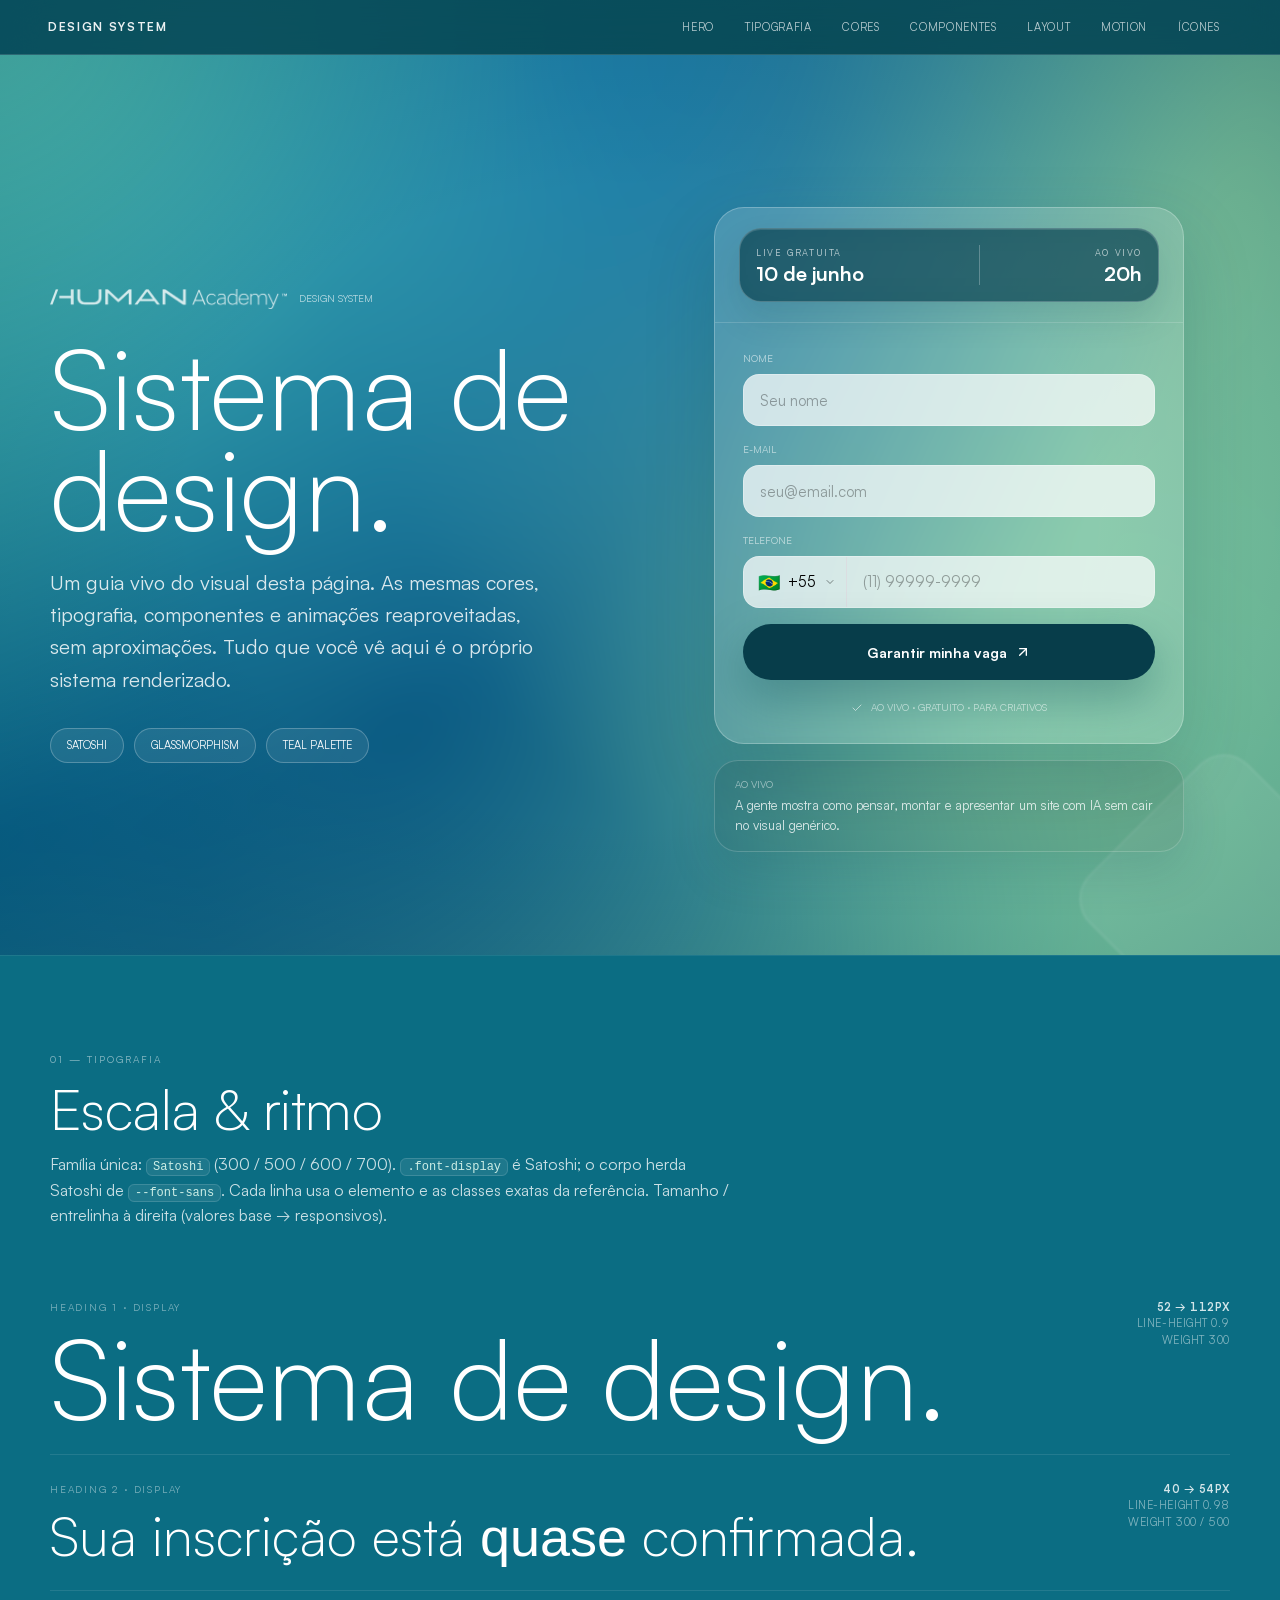
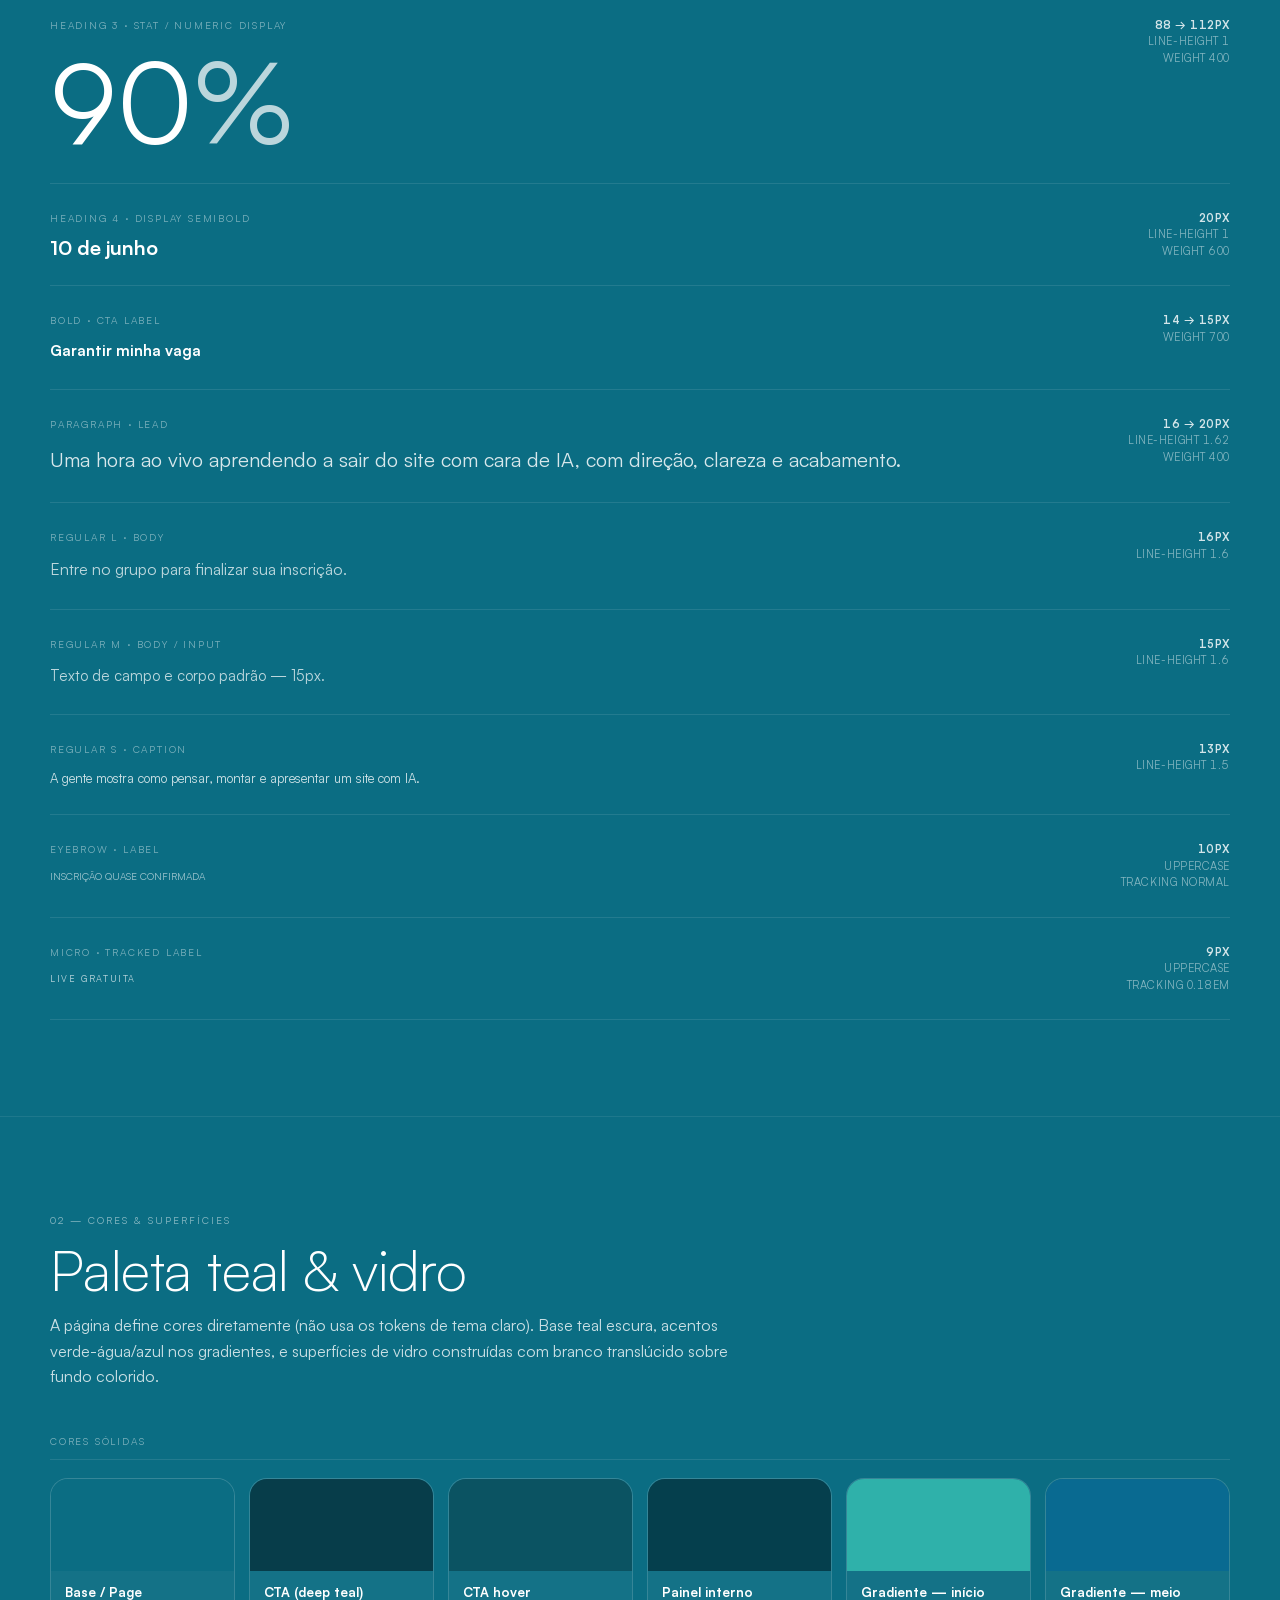
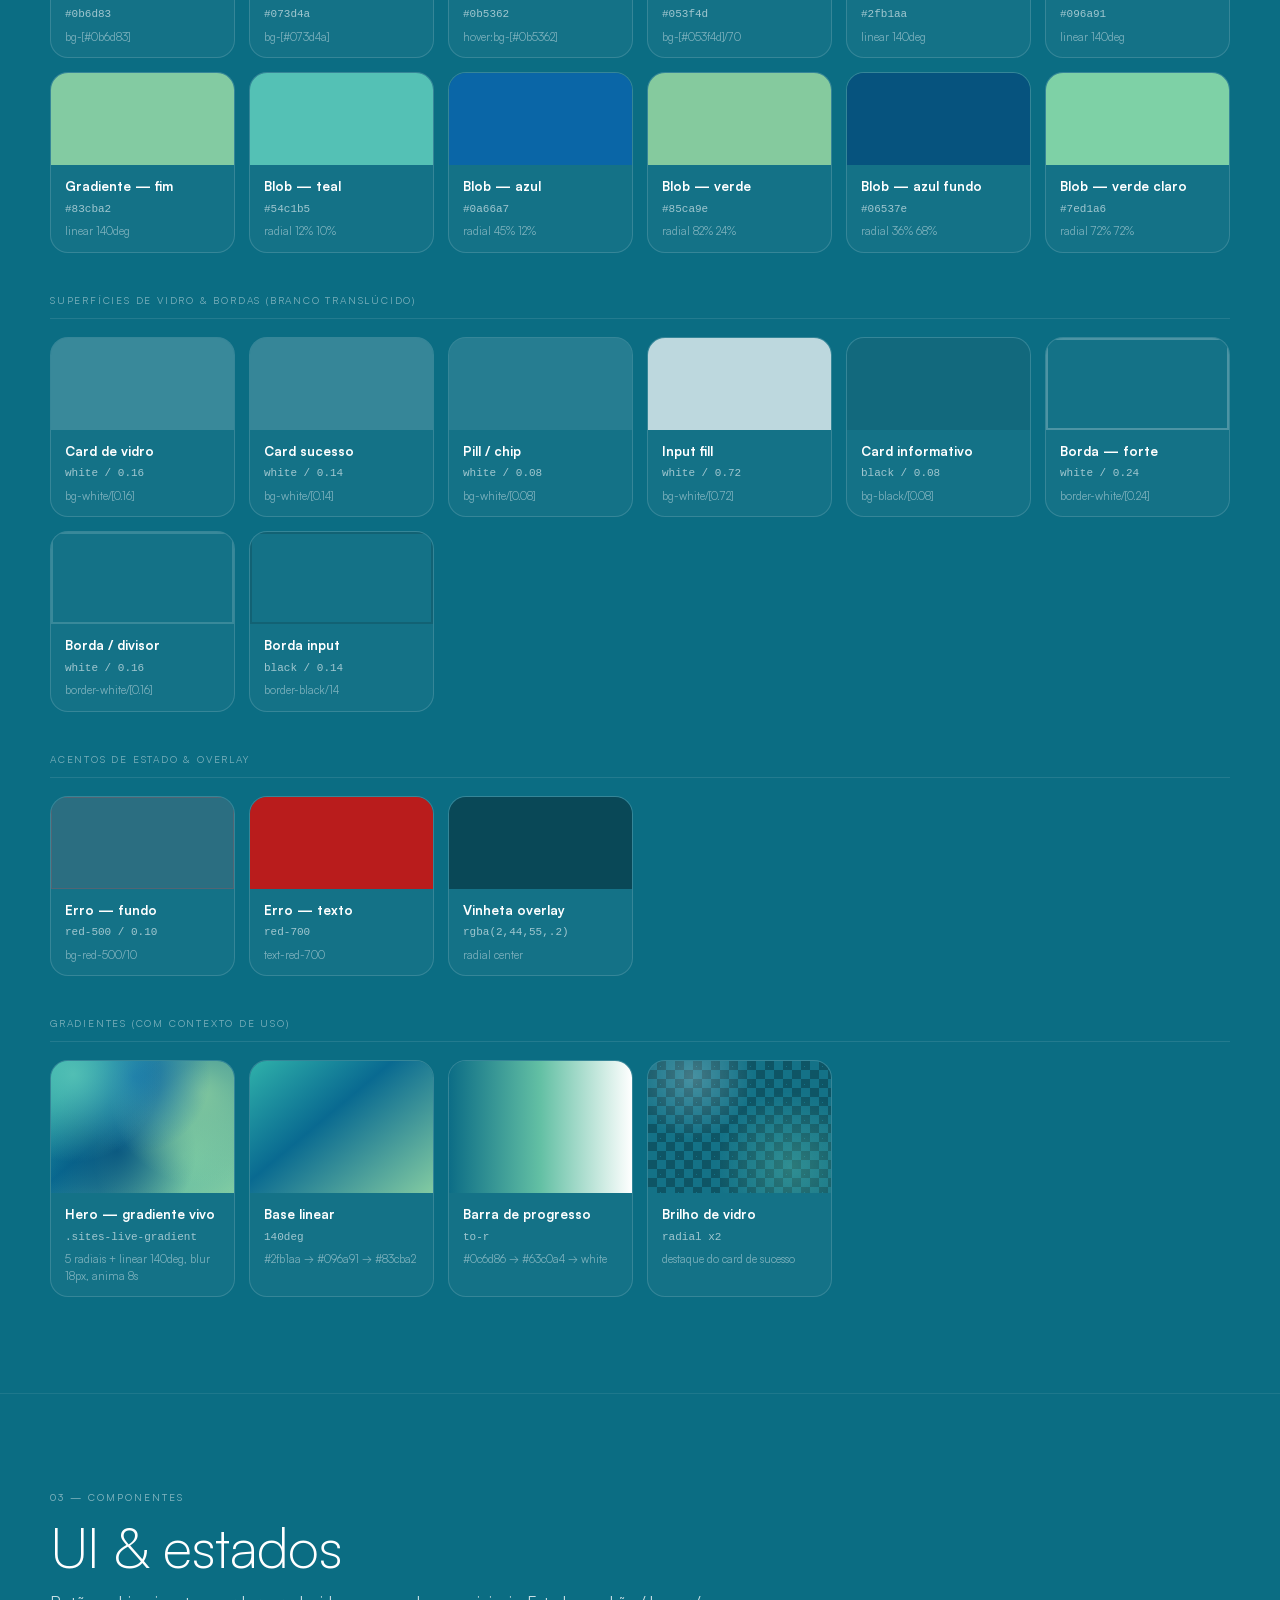
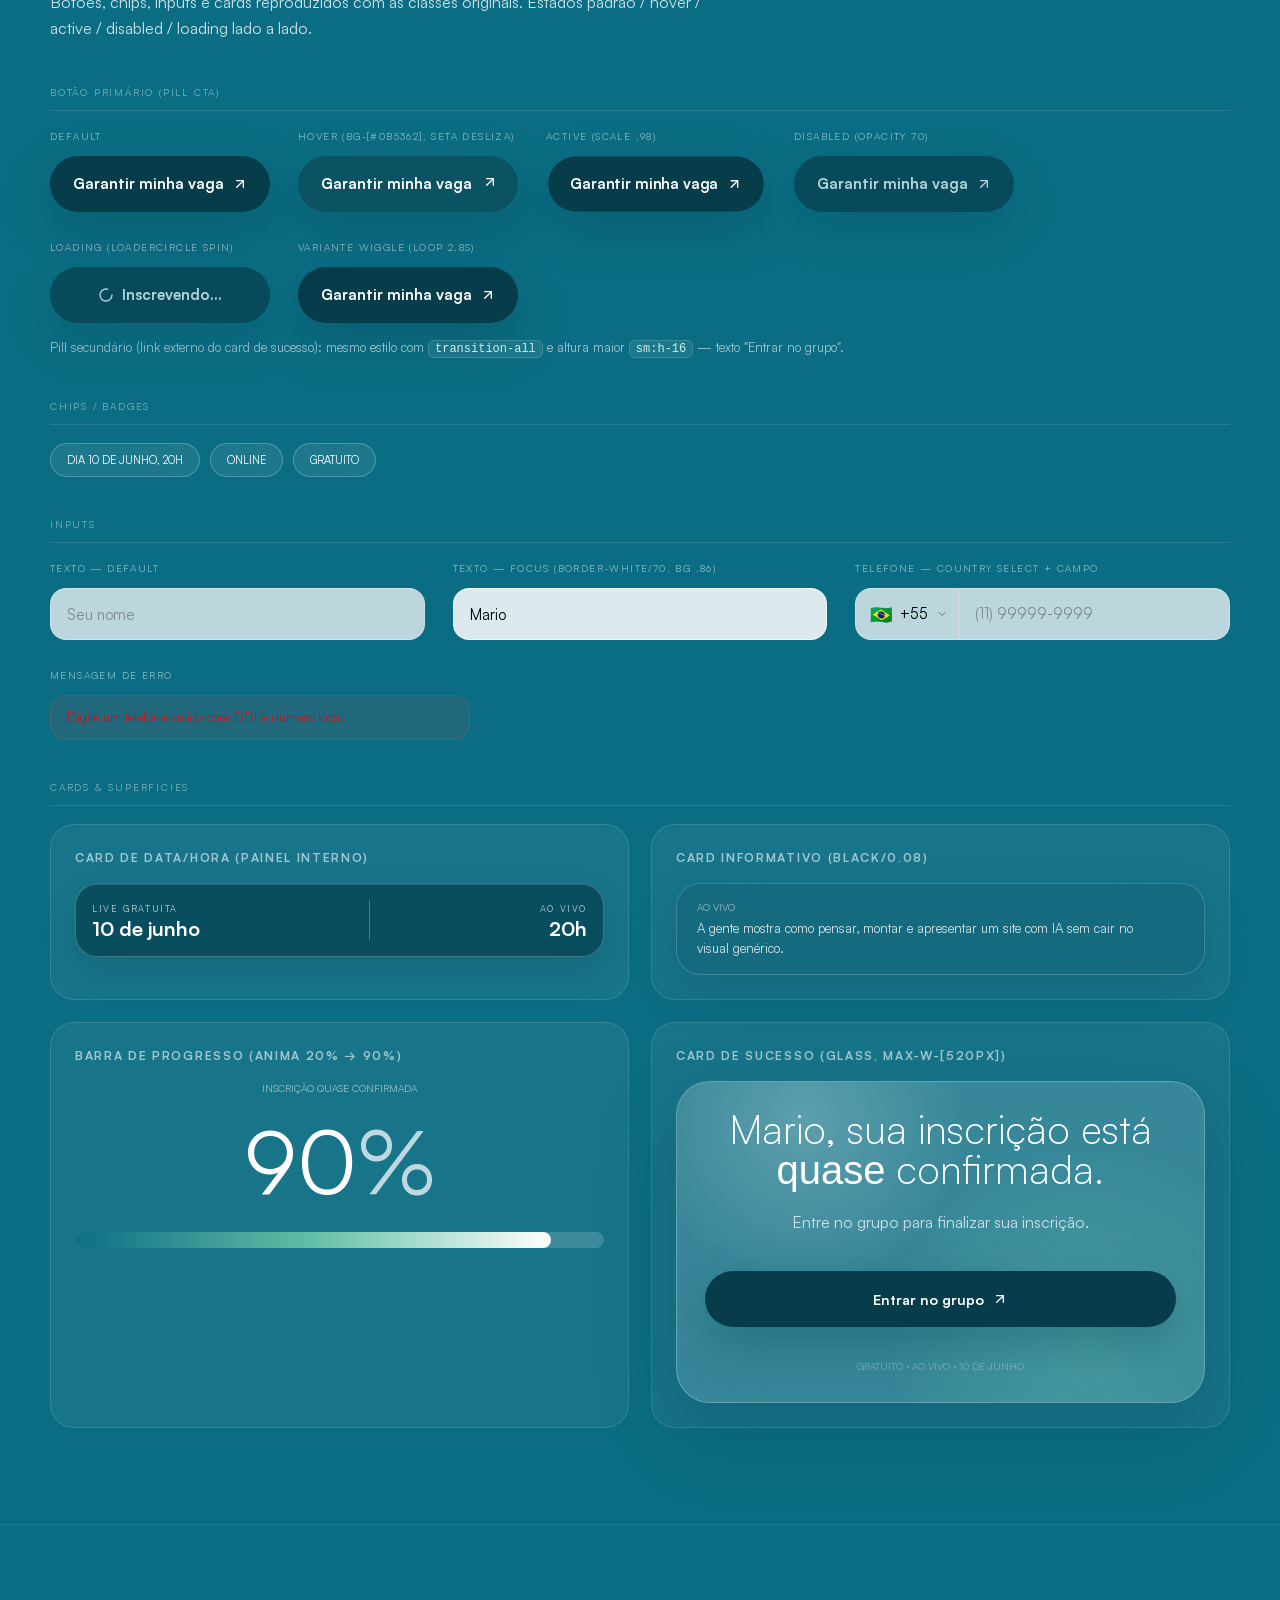
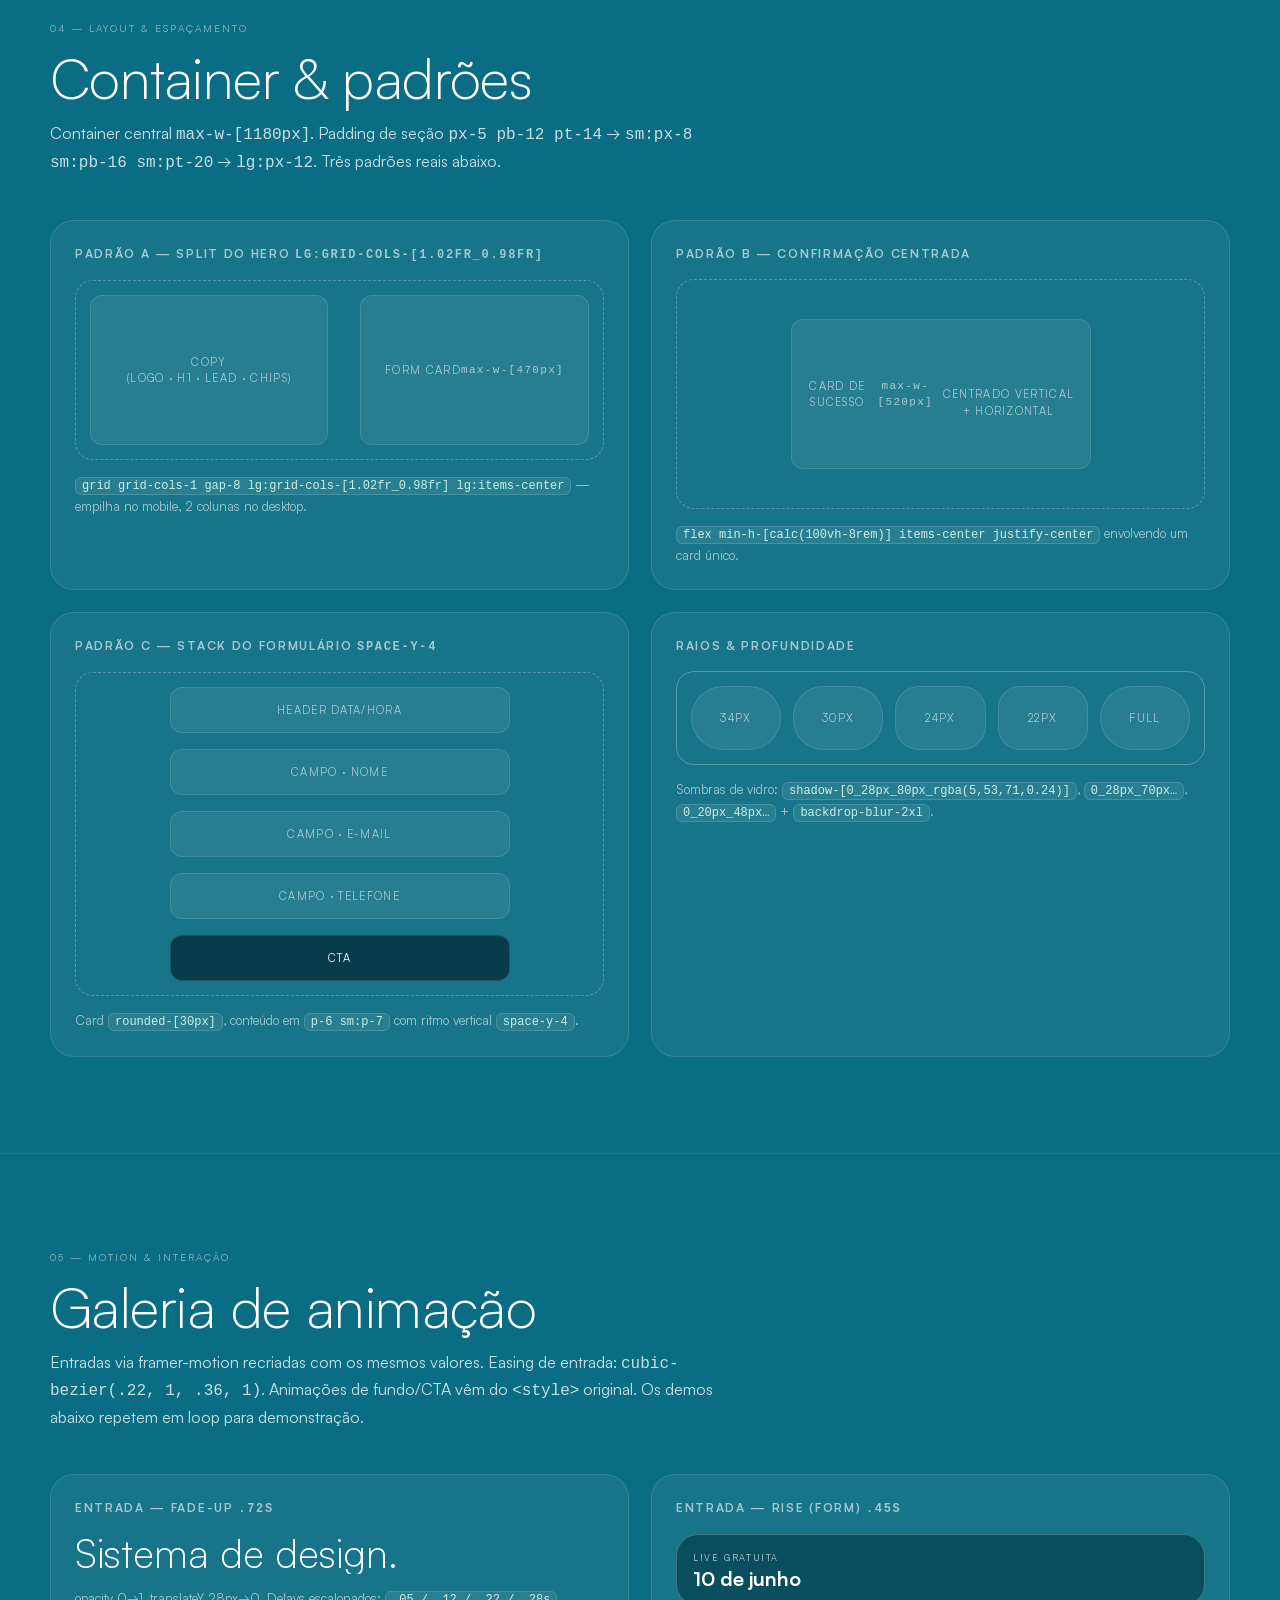
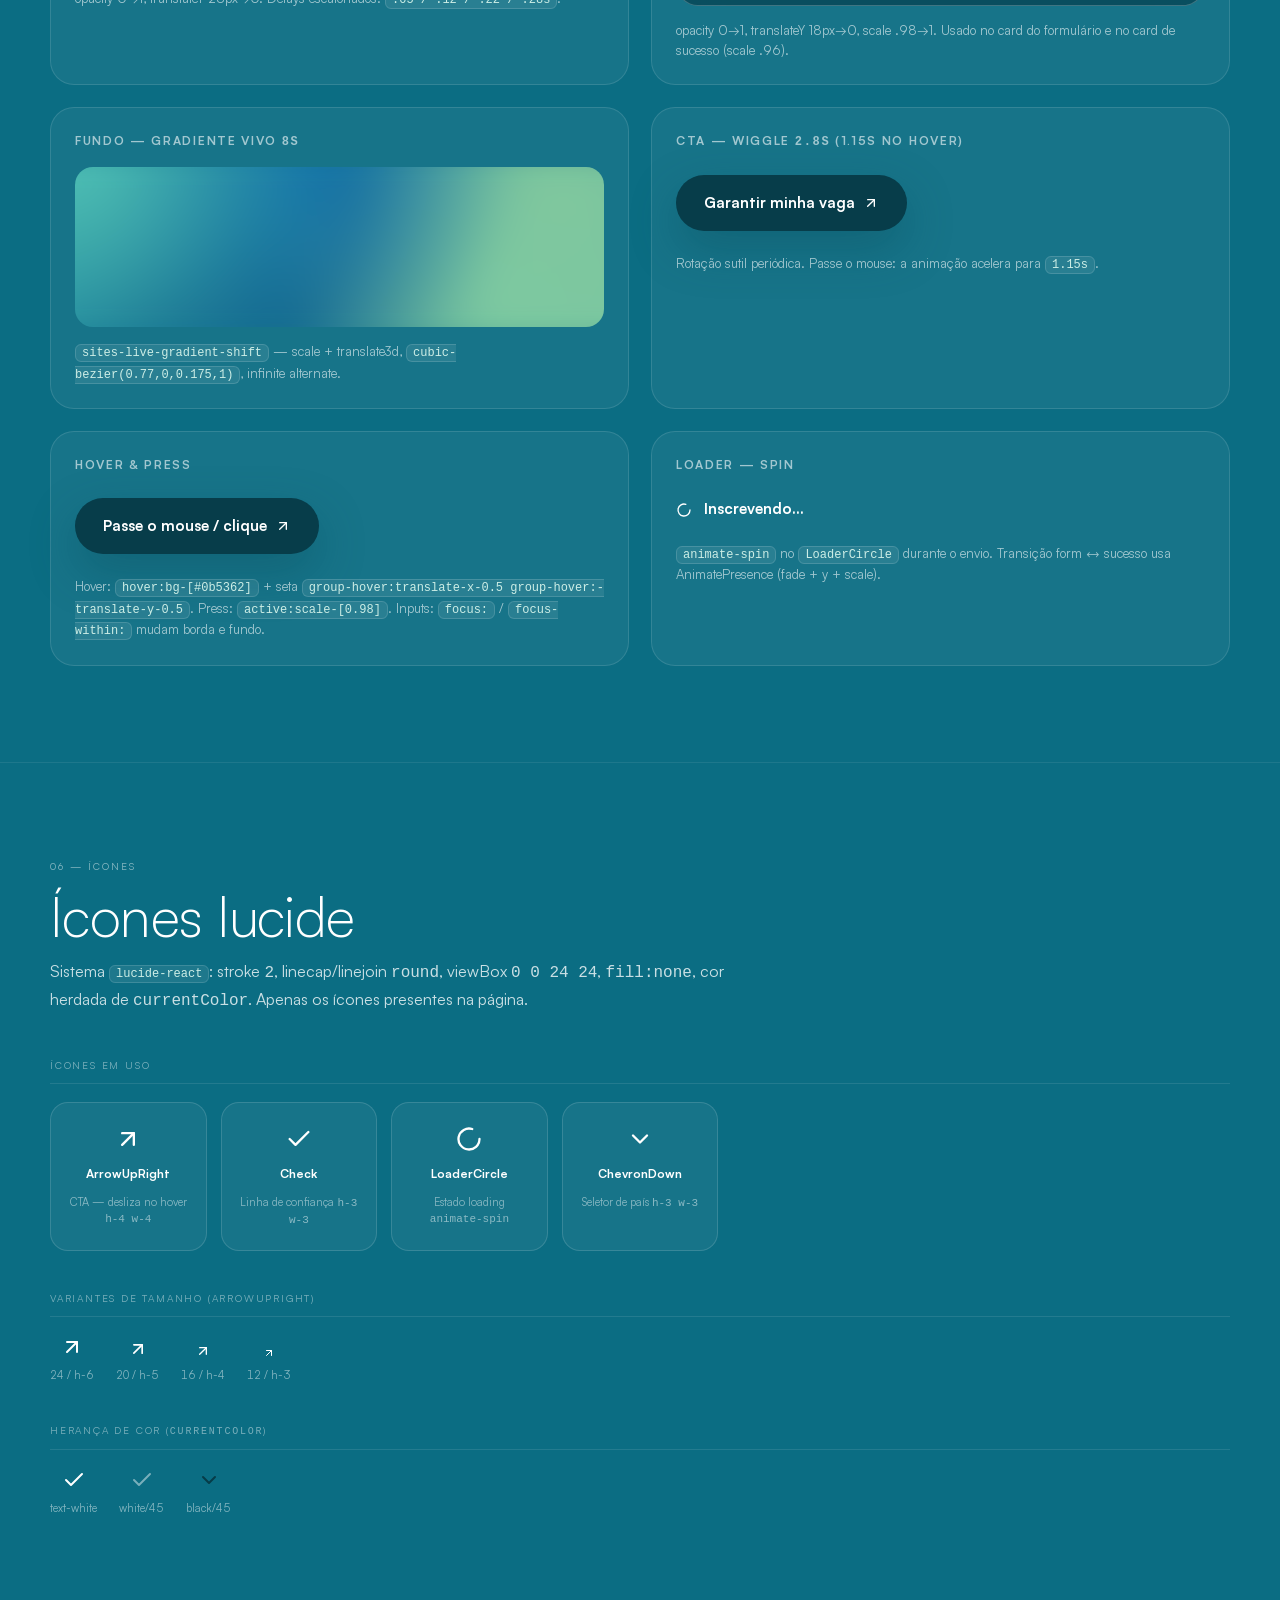
<file: academypass.ai_sitescomia/design-system.html>
<!DOCTYPE html>
<html lang="pt-BR">
<head>
<meta charset="utf-8" />
<meta name="viewport" content="width=device-width, initial-scale=1" />
<title>Design System · Criando sites com IA</title>
<link rel="icon" href="assets/b3cbbbd690075e95_favicon.ico" />
<!-- EXACT same stylesheet used by the reference page (tokens, Satoshi @font-face via @import, all utilities & keyframes) -->
<link rel="stylesheet" href="assets/dcdbb4a3f81ba537_index-BF3AGV1P.css" />

<!--
  ============================================================
  VERBATIM component CSS copied from the reference page
  (originally injected by the SitesComIa React component as a
  <style> tag). Reused, not re-authored.
  ============================================================
-->
<style>
  .sites-live-gradient {
    background:
      radial-gradient(circle at 12% 10%, rgba(84, 193, 181, 0.95) 0%, rgba(84, 193, 181, 0.42) 24%, transparent 44%),
      radial-gradient(circle at 45% 12%, rgba(10, 102, 167, 0.92) 0%, rgba(10, 102, 167, 0.42) 27%, transparent 50%),
      radial-gradient(circle at 82% 24%, rgba(133, 202, 158, 0.92) 0%, rgba(133, 202, 158, 0.48) 28%, transparent 51%),
      radial-gradient(circle at 36% 68%, rgba(6, 83, 126, 0.88) 0%, rgba(6, 83, 126, 0.4) 30%, transparent 54%),
      radial-gradient(circle at 72% 72%, rgba(126, 209, 166, 0.86) 0%, rgba(126, 209, 166, 0.36) 32%, transparent 55%),
      linear-gradient(140deg, #2fb1aa 0%, #096a91 42%, #83cba2 100%);
    filter: blur(18px) saturate(1.02);
    transform: scale(1.06);
    animation: sites-live-gradient-shift 8s cubic-bezier(0.77, 0, 0.175, 1) infinite alternate;
  }

  .sites-live-cta-wiggle {
    transform-origin: center;
    animation: sites-live-cta-wiggle 2.8s ease-in-out infinite;
  }

  .sites-live-cta-wiggle:hover,
  .sites-live-cta-wiggle:focus-visible {
    animation-duration: 1.15s;
  }

  @keyframes sites-live-cta-wiggle {
    0%, 74%, 100% { transform: rotate(0deg) translateX(0); }
    78% { transform: rotate(-1.4deg) translateX(-1px); }
    82% { transform: rotate(1.4deg) translateX(1px); }
    86% { transform: rotate(-1deg) translateX(-1px); }
    90% { transform: rotate(1deg) translateX(1px); }
    94% { transform: rotate(0deg) translateX(0); }
  }

  @keyframes sites-live-gradient-shift {
    from { transform: scale(1.06) translate3d(-1.5%, -1%, 0); }
    to { transform: scale(1.1) translate3d(1.8%, 1.2%, 0); }
  }

  @media (prefers-reduced-motion: reduce) {
    .sites-live-gradient,
    .sites-live-cta-wiggle { animation: none; }
  }
</style>

<!--
  ============================================================
  Entrance-motion recreation: the reference page drives these
  with framer-motion (initial/animate). These CSS keyframes use
  the EXACT same values so the look is preserved without the JS:
    fade-up  -> opacity 0->1, y 28px->0, .72s, cubic-bezier(.22,1,.36,1)
    rise     -> opacity 0->1, y 18px->0, scale .98->1, .45s
    progress -> width 20%->90%, .9s (.2s delay)
  Delays match v(0.05 / 0.12 / 0.22 / 0.28).
  ============================================================
-->
<style>
  @keyframes sm-fade-up { from { opacity: 0; transform: translateY(28px); } to { opacity: 1; transform: translateY(0); } }
  @keyframes sm-rise    { from { opacity: 0; transform: translateY(18px) scale(.98); } to { opacity: 1; transform: translateY(0) scale(1); } }
  @keyframes sm-progress { from { width: 20%; } to { width: 90%; } }
  @keyframes sm-demo-fadeup { 0% { opacity: 0; transform: translateY(28px); } 45%, 100% { opacity: 1; transform: translateY(0); } }
  @keyframes sm-demo-rise   { 0% { opacity: 0; transform: translateY(18px) scale(.98); } 45%, 100% { opacity: 1; transform: translateY(0) scale(1); } }

  .sm-enter { opacity: 0; animation: sm-fade-up .72s cubic-bezier(.22, 1, .36, 1) forwards; }
  .sm-d1 { animation-delay: .05s; } .sm-d2 { animation-delay: .12s; }
  .sm-d3 { animation-delay: .22s; } .sm-d4 { animation-delay: .28s; }
  .sm-rise { opacity: 0; animation: sm-rise .45s cubic-bezier(.22, 1, .36, 1) .28s forwards; }
  .sm-progress-fill { animation: sm-progress .9s .2s cubic-bezier(.22, 1, .36, 1) both; }

  .sm-demo-fadeup { animation: sm-demo-fadeup 2.6s cubic-bezier(.22, 1, .36, 1) infinite; }
  .sm-demo-rise   { animation: sm-demo-rise 2.6s cubic-bezier(.22, 1, .36, 1) infinite; }

  @media (prefers-reduced-motion: reduce) {
    .sm-enter, .sm-rise, .sm-progress-fill, .sm-demo-fadeup, .sm-demo-rise { animation: none; opacity: 1; }
  }
</style>

<!--
  ============================================================
  Documentation chrome only (prefixed .ds-). This is scaffolding
  for the spec page: nav, section frames, swatch tiles, spec rows.
  It does NOT restyle any reference component — every canonical
  example below uses the original class names + the linked CSS.
  Colours/typography here mirror the brand so the page reads as
  one piece (teal base, Satoshi, glass).
  ============================================================
-->
<style>
  body { margin: 0; background: #0b6d83; color: #fff; font-family: "Satoshi", ui-sans-serif, system-ui, sans-serif; -webkit-font-smoothing: antialiased; }
  body::before { /* brand backdrop so glass surfaces read correctly outside the hero */
    content: ""; position: fixed; inset: 0; z-index: -1; pointer-events: none;
    background:
      radial-gradient(circle at 18% 8%, rgba(84,193,181,0.30) 0%, transparent 42%),
      radial-gradient(circle at 84% 18%, rgba(133,202,158,0.24) 0%, transparent 46%),
      radial-gradient(circle at 50% 100%, rgba(6,83,126,0.55) 0%, transparent 60%),
      linear-gradient(160deg, #0b6d83 0%, #06506180 50%, #053f4d 100%);
  }

  .ds-nav {
    position: sticky; top: 0; z-index: 60;
    display: flex; flex-wrap: wrap; align-items: center; gap: .3rem .4rem;
    padding: .7rem clamp(16px, 4vw, 48px);
    background: rgba(5, 63, 77, 0.72);
    backdrop-filter: blur(20px); -webkit-backdrop-filter: blur(20px);
    border-bottom: 1px solid rgba(255, 255, 255, 0.14);
  }
  .ds-nav .ds-brand { font-weight: 700; font-size: 12px; letter-spacing: .14em; text-transform: uppercase; margin-right: auto; color: rgba(255,255,255,0.92); }
  .ds-nav a {
    color: rgba(255, 255, 255, 0.72); text-decoration: none;
    font-size: 11px; text-transform: uppercase; letter-spacing: .06em;
    padding: .42rem .7rem; border-radius: 999px; border: 1px solid transparent; transition: all .2s ease;
  }
  .ds-nav a:hover { color: #fff; border-color: rgba(255, 255, 255, 0.24); background: rgba(255, 255, 255, 0.08); }

  .ds-section { padding: clamp(56px, 8vw, 96px) clamp(16px, 4vw, 48px); border-top: 1px solid rgba(255, 255, 255, 0.08); scroll-margin-top: 72px; }
  .ds-wrap { max-width: 1180px; margin: 0 auto; }
  .ds-eyebrow { font-size: 10px; text-transform: uppercase; letter-spacing: .2em; color: rgba(255, 255, 255, 0.5); margin: 0 0 14px; }
  .ds-title { font-family: "Satoshi", sans-serif; font-weight: 300; font-size: clamp(34px, 5vw, 56px); line-height: .98; margin: 0 0 16px; letter-spacing: -0.01em; }
  .ds-lead { max-width: 62ch; font-size: 16px; line-height: 1.6; color: rgba(255, 255, 255, 0.78); margin: 0 0 44px; }

  .ds-block + .ds-block { margin-top: 40px; }
  .ds-block-label { font-size: 10px; text-transform: uppercase; letter-spacing: .18em; color: rgba(255,255,255,0.45); margin: 0 0 18px; padding-bottom: 10px; border-bottom: 1px solid rgba(255,255,255,0.1); }

  /* spec list (typography) */
  .ds-spec { display: flex; flex-direction: column; }
  .ds-spec-row { display: flex; align-items: baseline; justify-content: space-between; gap: 28px; padding: 26px 0; border-bottom: 1px solid rgba(255, 255, 255, 0.1); }
  .ds-preview { min-width: 0; flex: 1; }
  .ds-spec-name { display: block; font-size: 10px; text-transform: uppercase; letter-spacing: .18em; color: rgba(255, 255, 255, 0.45); margin-bottom: 12px; }
  .ds-spec-meta { flex: none; text-align: right; font-size: 11px; text-transform: uppercase; letter-spacing: .05em; color: rgba(255, 255, 255, 0.5); white-space: nowrap; font-variant-numeric: tabular-nums; line-height: 1.5; }
  .ds-spec-meta b { display: block; color: rgba(255, 255, 255, 0.82); font-weight: 600; }

  /* swatches */
  .ds-swatches { display: grid; grid-template-columns: repeat(auto-fill, minmax(168px, 1fr)); gap: 14px; }
  .ds-swatch { border-radius: 18px; overflow: hidden; border: 1px solid rgba(255, 255, 255, 0.14); background: rgba(255, 255, 255, 0.04); }
  .ds-swatch .fill { height: 92px; }
  .ds-swatch.tall .fill { height: 132px; }
  .ds-swatch .meta { padding: 12px 14px; }
  .ds-swatch .meta b { display: block; font-size: 13px; font-weight: 600; }
  .ds-swatch .meta code { display: block; font-size: 11px; color: rgba(255, 255, 255, 0.6); margin-top: 4px; font-variant-numeric: tabular-nums; }
  .ds-swatch .meta span { display: block; font-size: 11px; color: rgba(255, 255, 255, 0.45); margin-top: 6px; }
  .ds-checker { background-image: linear-gradient(45deg, rgba(0,0,0,.25) 25%, transparent 25%), linear-gradient(-45deg, rgba(0,0,0,.25) 25%, transparent 25%), linear-gradient(45deg, transparent 75%, rgba(0,0,0,.25) 75%), linear-gradient(-45deg, transparent 75%, rgba(0,0,0,.25) 75%); background-size: 18px 18px; background-position: 0 0, 0 9px, 9px -9px, -9px 0; }

  /* component state grids */
  .ds-states { display: flex; flex-wrap: wrap; gap: 28px; align-items: flex-start; }
  .ds-state { display: flex; flex-direction: column; gap: 12px; align-items: flex-start; min-width: 220px; }
  .ds-state .tag { font-size: 10px; text-transform: uppercase; letter-spacing: .14em; color: rgba(255, 255, 255, 0.5); }
  .ds-note { font-size: 13px; line-height: 1.55; color: rgba(255, 255, 255, 0.6); margin: 14px 0 0; }
  .ds-note code, .ds-inline-code { font-family: ui-monospace, SFMono-Regular, Menlo, monospace; font-size: 12px; background: rgba(255,255,255,0.08); border: 1px solid rgba(255,255,255,0.14); border-radius: 6px; padding: 1px 6px; color: #cdeee6; }

  .ds-grid2 { display: grid; grid-template-columns: 1fr; gap: 22px; }
  @media (min-width: 900px) { .ds-grid2 { grid-template-columns: 1fr 1fr; } }
  .ds-frame { border-radius: 24px; border: 1px solid rgba(255, 255, 255, 0.12); background: rgba(255, 255, 255, 0.05); padding: 24px; }
  .ds-frame h4 { margin: 0 0 16px; font-size: 12px; text-transform: uppercase; letter-spacing: .14em; color: rgba(255,255,255,0.6); font-weight: 600; }

  /* layout diagrams */
  .ds-diagram { border: 1px dashed rgba(255,255,255,0.28); border-radius: 18px; padding: 14px; }
  .ds-diagram .cell { border-radius: 12px; background: rgba(255,255,255,0.07); border: 1px solid rgba(255,255,255,0.12); display: flex; align-items: center; justify-content: center; min-height: 84px; font-size: 11px; text-transform: uppercase; letter-spacing: .12em; color: rgba(255,255,255,0.6); text-align: center; padding: 10px; }

  /* icon table */
  .ds-icons { display: grid; grid-template-columns: repeat(auto-fill, minmax(150px, 1fr)); gap: 14px; }
  .ds-icon-cell { border-radius: 18px; border: 1px solid rgba(255,255,255,0.14); background: rgba(255,255,255,0.05); padding: 22px 16px; display: flex; flex-direction: column; align-items: center; gap: 12px; text-align: center; }
  .ds-icon-cell .name { font-size: 12px; font-weight: 600; }
  .ds-icon-cell .use { font-size: 11px; color: rgba(255,255,255,0.5); line-height: 1.4; }
  .ds-size-row { display: flex; align-items: flex-end; gap: 22px; flex-wrap: wrap; }
  .ds-size-row .col { display: flex; flex-direction: column; align-items: center; gap: 8px; }
  .ds-size-row .col span { font-size: 11px; color: rgba(255,255,255,0.5); font-variant-numeric: tabular-nums; }
</style>
</head>

<body>

<!-- ============================ TOP NAV (required) ============================ -->
<nav class="ds-nav">
  <span class="ds-brand">Design System</span>
  <a href="#hero">Hero</a>
  <a href="#typography">Tipografia</a>
  <a href="#colors">Cores</a>
  <a href="#components">Componentes</a>
  <a href="#layout">Layout</a>
  <a href="#motion">Motion</a>
  <a href="#icons">Ícones</a>
</nav>

<!-- ============================================================
     0) HERO — EXACT CLONE of the reference hero, text adapted
        only in the left column to present the design system.
        Structure, classes, layers, form component, animations
        and buttons are reproduced verbatim.
     ============================================================ -->
<section id="hero">
  <div class="relative min-h-screen overflow-hidden bg-[#0b6d83] text-white">
    <div aria-hidden="true" class="sites-live-gradient pointer-events-none absolute inset-[-12%]"></div>
    <div aria-hidden="true" class="pointer-events-none absolute inset-0 bg-[radial-gradient(ellipse_at_center,transparent_0%,transparent_50%,rgba(2,44,55,0.2)_100%)]"></div>
    <div aria-hidden="true" class="pointer-events-none absolute -bottom-14 -right-14 h-44 w-44 rotate-45 rounded-[34px] border border-white/15 bg-white/[0.06] blur-[1px] sm:h-56 sm:w-56"></div>

    <section class="relative z-10 px-5 pb-12 pt-14 sm:px-8 sm:pb-16 sm:pt-20 lg:px-12">
      <div class="mx-auto grid max-w-[1180px] grid-cols-1 gap-8 lg:mt-16 lg:grid-cols-[1.02fr_0.98fr] lg:items-center">

        <!-- LEFT: hero copy (text adapted to present the Design System) -->
        <section class="order-1">
          <div class="flex items-center gap-3 sm-enter sm-d1">
            <img src="assets/6a02053031098530_logo-human-academy-Cqf4pvaO.png" alt="Human Academy" class="h-4 w-auto opacity-80 brightness-0 invert sm:h-5" draggable="false" />
            <span class="font-body text-[10px] uppercase tracking-normal text-white/[0.64]">design system</span>
          </div>

          <h1 class="mt-5 max-w-[11.4ch] font-display text-[52px] font-light leading-[0.9] tracking-normal text-white sm:mt-7 sm:text-[72px] lg:text-[96px] xl:text-[112px] sm-enter sm-d2">Sistema de design.</h1>

          <p class="mt-5 max-w-[34rem] font-body text-[16px] leading-[1.58] text-white/[0.84] sm:mt-7 sm:text-[20px] sm:leading-[1.62] sm-enter sm-d3">Um guia vivo do visual desta página. As mesmas cores, tipografia, componentes e animações reaproveitadas, sem aproximações. Tudo que você vê aqui é o próprio sistema renderizado.</p>

          <div class="mt-6 flex flex-wrap gap-2.5 font-body text-[11px] uppercase tracking-normal sm:mt-8 sm-enter sm-d4">
            <span class="rounded-full border border-white/[0.24] bg-white/[0.08] px-4 py-2 text-white backdrop-blur-md">Satoshi</span>
            <span class="rounded-full border border-white/[0.24] bg-white/[0.08] px-4 py-2 text-white backdrop-blur-md">Glassmorphism</span>
            <span class="rounded-full border border-white/[0.24] bg-white/[0.08] px-4 py-2 text-white backdrop-blur-md">Teal palette</span>
          </div>
        </section>

        <!-- RIGHT: the live-signup form component (reproduced verbatim) -->
        <section class="order-2" id="inscricao">
          <div class="mx-auto w-full max-w-[470px] md:mt-2 sm-rise">
            <form class="overflow-hidden rounded-[30px] border border-white/[0.24] bg-white/[0.16] text-white shadow-[0_28px_70px_rgba(5,53,71,0.18)] backdrop-blur-2xl" onsubmit="return false;">
              <div class="border-b border-white/[0.16] px-5 py-5 sm:px-6">
                <div class="rounded-[22px] border border-white/[0.22] bg-[#053f4d]/70 p-4 shadow-[inset_0_1px_0_rgba(255,255,255,0.12),0_16px_34px_rgba(4,49,60,0.12)] backdrop-blur-xl">
                  <div class="flex items-center justify-between gap-4">
                    <div class="min-w-0">
                      <div class="font-body text-[9px] uppercase tracking-[0.18em] text-white/[0.68]">Live gratuita</div>
                      <div class="mt-1 font-display text-[20px] font-semibold leading-none tracking-normal text-white">10 de junho</div>
                    </div>
                    <span class="h-10 w-px shrink-0 bg-white/[0.26]"></span>
                    <div class="shrink-0 text-right">
                      <div class="font-body text-[9px] uppercase tracking-[0.18em] text-white/[0.68]">Ao vivo</div>
                      <div class="mt-1 font-display text-[20px] font-semibold leading-none tracking-normal text-white">20h</div>
                    </div>
                  </div>
                </div>
              </div>
              <div class="space-y-4 p-6 sm:p-7">
                <div>
                  <label class="mb-2 block font-body text-[10px] uppercase tracking-normal text-white/[0.58]">Nome</label>
                  <input autocomplete="name" required class="h-[52px] w-full rounded-2xl border border-white/[0.28] bg-white/[0.72] px-4 font-body text-[15px] text-black outline-none transition-colors placeholder:text-black/[0.34] focus:border-white/70 focus:bg-white/[0.86]" placeholder="Seu nome" />
                </div>
                <div>
                  <label class="mb-2 block font-body text-[10px] uppercase tracking-normal text-white/[0.58]">E-mail</label>
                  <input autocomplete="email" type="email" required class="h-[52px] w-full rounded-2xl border border-white/[0.28] bg-white/[0.72] px-4 font-body text-[15px] text-black outline-none transition-colors placeholder:text-black/[0.34] focus:border-white/70 focus:bg-white/[0.86]" placeholder="seu@email.com" />
                </div>
                <div>
                  <label class="mb-2 block font-body text-[10px] uppercase tracking-normal text-white/[0.58]">Telefone</label>
                  <div class="flex h-[52px] overflow-hidden rounded-2xl border border-white/[0.28] bg-white/[0.72] transition-colors focus-within:border-white/70 focus-within:bg-white/[0.86]">
                    <button type="button" class="shrink-0 inline-flex h-full items-center gap-2 border-r border-black/14 bg-transparent pl-3.5 pr-2.5 transition-colors hover:bg-black/[0.04]" aria-label="Selecionar pais">
                      <span class="text-[18px] leading-none" aria-hidden="true">🇧🇷</span>
                      <span class="font-body text-[15px] text-black tabular-nums">+55</span>
                      <svg class="h-3 w-3 text-black/45" viewBox="0 0 24 24" fill="none" stroke="currentColor" stroke-width="2" stroke-linecap="round" stroke-linejoin="round" aria-hidden="true"><path d="m6 9 6 6 6-6" /></svg>
                    </button>
                    <input autocomplete="tel" inputmode="tel" required class="min-w-0 flex-1 bg-transparent px-4 font-body text-[15px] text-black outline-none placeholder:text-black/[0.34]" placeholder="(11) 99999-9999" />
                  </div>
                </div>
                <button type="submit" class="sites-live-cta-wiggle group mt-2 inline-flex h-14 w-full items-center justify-center gap-2 rounded-full bg-[#073d4a] font-display text-[14px] font-bold tracking-normal text-white shadow-[0_18px_46px_rgba(5,70,86,0.34)] transition-colors hover:bg-[#0b5362] active:scale-[0.98] disabled:cursor-not-allowed disabled:opacity-70">
                  Garantir minha vaga
                  <svg class="h-4 w-4 transition-transform group-hover:translate-x-0.5 group-hover:-translate-y-0.5" viewBox="0 0 24 24" fill="none" stroke="currentColor" stroke-width="2" stroke-linecap="round" stroke-linejoin="round" aria-hidden="true"><path d="M7 7h10v10" /><path d="M7 17 17 7" /></svg>
                </button>
                <div class="flex items-center justify-center gap-2 pt-1 font-body text-[10px] uppercase tracking-normal text-white/[0.56]">
                  <svg class="h-3 w-3" viewBox="0 0 24 24" fill="none" stroke="currentColor" stroke-width="2" stroke-linecap="round" stroke-linejoin="round" aria-hidden="true"><path d="M20 6 9 17l-5-5" /></svg>
                  Ao vivo · Gratuito · Para criativos
                </div>
              </div>
            </form>

            <div class="mt-4 overflow-hidden rounded-[24px] border border-white/[0.18] bg-black/[0.08] px-5 py-4 text-white shadow-[0_20px_48px_rgba(5,53,71,0.14)] backdrop-blur-2xl">
              <div class="font-body text-[10px] uppercase tracking-normal text-white/[0.5]">Ao vivo</div>
              <p class="mt-1 font-body text-[13px] leading-[1.5] text-white/[0.8]">A gente mostra como pensar, montar e apresentar um site com IA sem cair no visual genérico.</p>
            </div>
          </div>
        </section>

      </div>
    </section>
  </div>
</section>

<!-- ============================================================
     1) TYPOGRAPHY — spec list of the styles present in the page
     ============================================================ -->
<section id="typography" class="ds-section">
  <div class="ds-wrap">
    <p class="ds-eyebrow">01 — Tipografia</p>
    <h2 class="ds-title">Escala &amp; ritmo</h2>
    <p class="ds-lead">Família única: <span class="ds-inline-code">Satoshi</span> (300 / 500 / 600 / 700). <span class="ds-inline-code">.font-display</span> é Satoshi; o corpo herda Satoshi de <span class="ds-inline-code">--font-sans</span>. Cada linha usa o elemento e as classes exatas da referência. Tamanho / entrelinha à direita (valores base → responsivos).</p>

    <div class="ds-spec">

      <div class="ds-spec-row">
        <div class="ds-preview">
          <span class="ds-spec-name">Heading 1 · Display</span>
          <div class="font-display text-[52px] font-light leading-[0.9] tracking-normal text-white sm:text-[72px] lg:text-[96px] xl:text-[112px]">Sistema de design.</div>
        </div>
        <div class="ds-spec-meta"><b>52 → 112px</b>line-height 0.9<br />weight 300</div>
      </div>

      <div class="ds-spec-row">
        <div class="ds-preview">
          <span class="ds-spec-name">Heading 2 · Display</span>
          <div class="font-display text-[40px] font-light leading-[0.98] tracking-normal sm:text-[54px]">Sua inscrição está <span class="font-medium text-white">quase</span> confirmada.</div>
        </div>
        <div class="ds-spec-meta"><b>40 → 54px</b>line-height 0.98<br />weight 300 / 500</div>
      </div>

      <div class="ds-spec-row">
        <div class="ds-preview">
          <span class="ds-spec-name">Heading 3 · Stat / Numeric Display</span>
          <div class="font-display text-[88px] leading-none tracking-normal sm:text-[112px]">90<span class="text-white/[0.72]">%</span></div>
        </div>
        <div class="ds-spec-meta"><b>88 → 112px</b>line-height 1<br />weight 400</div>
      </div>

      <div class="ds-spec-row">
        <div class="ds-preview">
          <span class="ds-spec-name">Heading 4 · Display Semibold</span>
          <div class="font-display text-[20px] font-semibold leading-none tracking-normal text-white">10 de junho</div>
        </div>
        <div class="ds-spec-meta"><b>20px</b>line-height 1<br />weight 600</div>
      </div>

      <div class="ds-spec-row">
        <div class="ds-preview">
          <span class="ds-spec-name">Bold · CTA Label</span>
          <div class="font-display text-[14px] font-bold tracking-normal text-white sm:text-[15px]">Garantir minha vaga</div>
        </div>
        <div class="ds-spec-meta"><b>14 → 15px</b>weight 700</div>
      </div>

      <div class="ds-spec-row">
        <div class="ds-preview">
          <span class="ds-spec-name">Paragraph · Lead</span>
          <div class="font-body text-[16px] leading-[1.58] text-white/[0.84] sm:text-[20px] sm:leading-[1.62]">Uma hora ao vivo aprendendo a sair do site com cara de IA, com direção, clareza e acabamento.</div>
        </div>
        <div class="ds-spec-meta"><b>16 → 20px</b>line-height 1.62<br />weight 400</div>
      </div>

      <div class="ds-spec-row">
        <div class="ds-preview">
          <span class="ds-spec-name">Regular L · Body</span>
          <div class="font-body text-[16px] leading-[1.6] text-white/[0.72]">Entre no grupo para finalizar sua inscrição.</div>
        </div>
        <div class="ds-spec-meta"><b>16px</b>line-height 1.6</div>
      </div>

      <div class="ds-spec-row">
        <div class="ds-preview">
          <span class="ds-spec-name">Regular M · Body / Input</span>
          <div class="font-body text-[15px] leading-[1.6] text-white/[0.72]">Texto de campo e corpo padrão — 15px.</div>
        </div>
        <div class="ds-spec-meta"><b>15px</b>line-height 1.6</div>
      </div>

      <div class="ds-spec-row">
        <div class="ds-preview">
          <span class="ds-spec-name">Regular S · Caption</span>
          <div class="font-body text-[13px] leading-[1.5] text-white/[0.8]">A gente mostra como pensar, montar e apresentar um site com IA.</div>
        </div>
        <div class="ds-spec-meta"><b>13px</b>line-height 1.5</div>
      </div>

      <div class="ds-spec-row">
        <div class="ds-preview">
          <span class="ds-spec-name">Eyebrow · Label</span>
          <div class="font-body text-[10px] uppercase tracking-normal text-white/[0.58]">Inscrição quase confirmada</div>
        </div>
        <div class="ds-spec-meta"><b>10px</b>uppercase<br />tracking normal</div>
      </div>

      <div class="ds-spec-row">
        <div class="ds-preview">
          <span class="ds-spec-name">Micro · Tracked Label</span>
          <div class="font-body text-[9px] uppercase tracking-[0.18em] text-white/[0.68]">Live gratuita</div>
        </div>
        <div class="ds-spec-meta"><b>9px</b>uppercase<br />tracking 0.18em</div>
      </div>

    </div>
  </div>
</section>

<!-- ============================================================
     2) COLORS & SURFACES
     ============================================================ -->
<section id="colors" class="ds-section">
  <div class="ds-wrap">
    <p class="ds-eyebrow">02 — Cores &amp; Superfícies</p>
    <h2 class="ds-title">Paleta teal &amp; vidro</h2>
    <p class="ds-lead">A página define cores diretamente (não usa os tokens de tema claro). Base teal escura, acentos verde-água/azul nos gradientes, e superfícies de vidro construídas com branco translúcido sobre fundo colorido.</p>

    <div class="ds-block">
      <p class="ds-block-label">Cores sólidas</p>
      <div class="ds-swatches">
        <div class="ds-swatch"><div class="fill" style="background:#0b6d83"></div><div class="meta"><b>Base / Page</b><code>#0b6d83</code><span>bg-[#0b6d83]</span></div></div>
        <div class="ds-swatch"><div class="fill" style="background:#073d4a"></div><div class="meta"><b>CTA (deep teal)</b><code>#073d4a</code><span>bg-[#073d4a]</span></div></div>
        <div class="ds-swatch"><div class="fill" style="background:#0b5362"></div><div class="meta"><b>CTA hover</b><code>#0b5362</code><span>hover:bg-[#0b5362]</span></div></div>
        <div class="ds-swatch"><div class="fill" style="background:#053f4d"></div><div class="meta"><b>Painel interno</b><code>#053f4d</code><span>bg-[#053f4d]/70</span></div></div>
        <div class="ds-swatch"><div class="fill" style="background:#2fb1aa"></div><div class="meta"><b>Gradiente — início</b><code>#2fb1aa</code><span>linear 140deg</span></div></div>
        <div class="ds-swatch"><div class="fill" style="background:#096a91"></div><div class="meta"><b>Gradiente — meio</b><code>#096a91</code><span>linear 140deg</span></div></div>
        <div class="ds-swatch"><div class="fill" style="background:#83cba2"></div><div class="meta"><b>Gradiente — fim</b><code>#83cba2</code><span>linear 140deg</span></div></div>
        <div class="ds-swatch"><div class="fill" style="background:#54c1b5"></div><div class="meta"><b>Blob — teal</b><code>#54c1b5</code><span>radial 12% 10%</span></div></div>
        <div class="ds-swatch"><div class="fill" style="background:#0a66a7"></div><div class="meta"><b>Blob — azul</b><code>#0a66a7</code><span>radial 45% 12%</span></div></div>
        <div class="ds-swatch"><div class="fill" style="background:#85ca9e"></div><div class="meta"><b>Blob — verde</b><code>#85ca9e</code><span>radial 82% 24%</span></div></div>
        <div class="ds-swatch"><div class="fill" style="background:#06537e"></div><div class="meta"><b>Blob — azul fundo</b><code>#06537e</code><span>radial 36% 68%</span></div></div>
        <div class="ds-swatch"><div class="fill" style="background:#7ed1a6"></div><div class="meta"><b>Blob — verde claro</b><code>#7ed1a6</code><span>radial 72% 72%</span></div></div>
      </div>
    </div>

    <div class="ds-block">
      <p class="ds-block-label">Superfícies de vidro &amp; bordas (branco translúcido)</p>
      <div class="ds-swatches">
        <div class="ds-swatch"><div class="fill ds-checker" style="background:rgba(255,255,255,0.16)"></div><div class="meta"><b>Card de vidro</b><code>white / 0.16</code><span>bg-white/[0.16]</span></div></div>
        <div class="ds-swatch"><div class="fill ds-checker" style="background:rgba(255,255,255,0.14)"></div><div class="meta"><b>Card sucesso</b><code>white / 0.14</code><span>bg-white/[0.14]</span></div></div>
        <div class="ds-swatch"><div class="fill ds-checker" style="background:rgba(255,255,255,0.08)"></div><div class="meta"><b>Pill / chip</b><code>white / 0.08</code><span>bg-white/[0.08]</span></div></div>
        <div class="ds-swatch"><div class="fill ds-checker" style="background:rgba(255,255,255,0.72)"></div><div class="meta"><b>Input fill</b><code>white / 0.72</code><span>bg-white/[0.72]</span></div></div>
        <div class="ds-swatch"><div class="fill ds-checker" style="background:rgba(0,0,0,0.08)"></div><div class="meta"><b>Card informativo</b><code>black / 0.08</code><span>bg-black/[0.08]</span></div></div>
        <div class="ds-swatch"><div class="fill ds-checker" style="background:transparent;box-shadow:inset 0 0 0 2px rgba(255,255,255,0.24)"></div><div class="meta"><b>Borda — forte</b><code>white / 0.24</code><span>border-white/[0.24]</span></div></div>
        <div class="ds-swatch"><div class="fill ds-checker" style="background:transparent;box-shadow:inset 0 0 0 2px rgba(255,255,255,0.16)"></div><div class="meta"><b>Borda / divisor</b><code>white / 0.16</code><span>border-white/[0.16]</span></div></div>
        <div class="ds-swatch"><div class="fill ds-checker" style="background:transparent;box-shadow:inset 0 0 0 2px rgba(0,0,0,0.14)"></div><div class="meta"><b>Borda input</b><code>black / 0.14</code><span>border-black/14</span></div></div>
      </div>
    </div>

    <div class="ds-block">
      <p class="ds-block-label">Acentos de estado &amp; overlay</p>
      <div class="ds-swatches">
        <div class="ds-swatch"><div class="fill" style="background:rgba(239,68,68,0.10);box-shadow:inset 0 0 0 1px rgba(239,68,68,0.2)"></div><div class="meta"><b>Erro — fundo</b><code>red-500 / 0.10</code><span>bg-red-500/10</span></div></div>
        <div class="ds-swatch"><div class="fill" style="background:#b91c1c"></div><div class="meta"><b>Erro — texto</b><code>red-700</code><span>text-red-700</span></div></div>
        <div class="ds-swatch"><div class="fill" style="background:rgba(2,44,55,0.6)"></div><div class="meta"><b>Vinheta overlay</b><code>rgba(2,44,55,.2)</code><span>radial center</span></div></div>
      </div>
    </div>

    <div class="ds-block">
      <p class="ds-block-label">Gradientes (com contexto de uso)</p>
      <div class="ds-swatches">
        <div class="ds-swatch tall"><div class="fill sites-live-gradient" style="position:relative;filter:none;transform:none;animation:none"></div><div class="meta"><b>Hero — gradiente vivo</b><code>.sites-live-gradient</code><span>5 radiais + linear 140deg, blur 18px, anima 8s</span></div></div>
        <div class="ds-swatch tall"><div class="fill" style="background:linear-gradient(140deg,#2fb1aa 0%,#096a91 42%,#83cba2 100%)"></div><div class="meta"><b>Base linear</b><code>140deg</code><span>#2fb1aa → #096a91 → #83cba2</span></div></div>
        <div class="ds-swatch tall"><div class="fill" style="background:linear-gradient(to right,#0c6d86,#63c0a4,#ffffff)"></div><div class="meta"><b>Barra de progresso</b><code>to-r</code><span>#0c6d86 → #63c0a4 → white</span></div></div>
        <div class="ds-swatch tall"><div class="fill ds-checker"><div style="width:100%;height:100%;background:radial-gradient(circle at 24% 12%, rgba(255,255,255,0.22) 0%, transparent 34%), radial-gradient(circle at 78% 80%, rgba(115,208,171,0.3) 0%, transparent 42%)"></div></div><div class="meta"><b>Brilho de vidro</b><code>radial x2</code><span>destaque do card de sucesso</span></div></div>
      </div>
    </div>
  </div>
</section>

<!-- ============================================================
     3) UI COMPONENTS — states side by side
     ============================================================ -->
<section id="components" class="ds-section">
  <div class="ds-wrap">
    <p class="ds-eyebrow">03 — Componentes</p>
    <h2 class="ds-title">UI &amp; estados</h2>
    <p class="ds-lead">Botões, chips, inputs e cards reproduzidos com as classes originais. Estados padrão / hover / active / disabled / loading lado a lado.</p>

    <!-- Buttons -->
    <div class="ds-block">
      <p class="ds-block-label">Botão primário (pill CTA)</p>
      <div class="ds-states">
        <div class="ds-state">
          <span class="tag">Default</span>
          <button type="button" class="group inline-flex h-14 w-full items-center justify-center gap-2 rounded-full bg-[#073d4a] font-display text-[14px] font-bold tracking-normal text-white shadow-[0_18px_46px_rgba(5,70,86,0.34)] transition-colors hover:bg-[#0b5362] active:scale-[0.98] sm:text-[15px]" style="min-width:220px">
            Garantir minha vaga
            <svg class="h-4 w-4 transition-transform group-hover:translate-x-0.5 group-hover:-translate-y-0.5" viewBox="0 0 24 24" fill="none" stroke="currentColor" stroke-width="2" stroke-linecap="round" stroke-linejoin="round" aria-hidden="true"><path d="M7 7h10v10" /><path d="M7 17 17 7" /></svg>
          </button>
        </div>
        <div class="ds-state">
          <span class="tag">Hover (bg-[#0b5362], seta desliza)</span>
          <button type="button" class="inline-flex h-14 w-full items-center justify-center gap-2 rounded-full font-display text-[14px] font-bold tracking-normal text-white shadow-[0_18px_46px_rgba(5,70,86,0.34)] sm:text-[15px]" style="min-width:220px;background:#0b5362">
            Garantir minha vaga
            <svg class="h-4 w-4" style="transform:translate(2px,-2px)" viewBox="0 0 24 24" fill="none" stroke="currentColor" stroke-width="2" stroke-linecap="round" stroke-linejoin="round" aria-hidden="true"><path d="M7 7h10v10" /><path d="M7 17 17 7" /></svg>
          </button>
        </div>
        <div class="ds-state">
          <span class="tag">Active (scale .98)</span>
          <button type="button" class="inline-flex h-14 w-full items-center justify-center gap-2 rounded-full bg-[#073d4a] font-display text-[14px] font-bold tracking-normal text-white shadow-[0_18px_46px_rgba(5,70,86,0.34)] sm:text-[15px]" style="min-width:220px;transform:scale(.98)">
            Garantir minha vaga
            <svg class="h-4 w-4" viewBox="0 0 24 24" fill="none" stroke="currentColor" stroke-width="2" stroke-linecap="round" stroke-linejoin="round" aria-hidden="true"><path d="M7 7h10v10" /><path d="M7 17 17 7" /></svg>
          </button>
        </div>
        <div class="ds-state">
          <span class="tag">Disabled (opacity 70)</span>
          <button type="button" disabled class="inline-flex h-14 w-full items-center justify-center gap-2 rounded-full bg-[#073d4a] font-display text-[14px] font-bold tracking-normal text-white shadow-[0_18px_46px_rgba(5,70,86,0.34)] transition-colors disabled:cursor-not-allowed disabled:opacity-70 sm:text-[15px]" style="min-width:220px">
            Garantir minha vaga
            <svg class="h-4 w-4" viewBox="0 0 24 24" fill="none" stroke="currentColor" stroke-width="2" stroke-linecap="round" stroke-linejoin="round" aria-hidden="true"><path d="M7 7h10v10" /><path d="M7 17 17 7" /></svg>
          </button>
        </div>
        <div class="ds-state">
          <span class="tag">Loading (LoaderCircle spin)</span>
          <button type="button" disabled class="inline-flex h-14 w-full items-center justify-center gap-2 rounded-full bg-[#073d4a] font-display text-[14px] font-bold tracking-normal text-white shadow-[0_18px_46px_rgba(5,70,86,0.34)] disabled:cursor-not-allowed disabled:opacity-70 sm:text-[15px]" style="min-width:220px">
            <svg class="h-4 w-4 animate-spin" viewBox="0 0 24 24" fill="none" stroke="currentColor" stroke-width="2" stroke-linecap="round" stroke-linejoin="round" aria-hidden="true"><path d="M21 12a9 9 0 1 1-6.219-8.56" /></svg>
            Inscrevendo...
          </button>
        </div>
        <div class="ds-state">
          <span class="tag">Variante wiggle (loop 2.8s)</span>
          <button type="button" class="sites-live-cta-wiggle group inline-flex h-14 w-full items-center justify-center gap-2 rounded-full bg-[#073d4a] font-display text-[14px] font-bold tracking-normal text-white shadow-[0_18px_46px_rgba(5,70,86,0.34)] transition-colors hover:bg-[#0b5362] active:scale-[0.98] sm:text-[15px]" style="min-width:220px">
            Garantir minha vaga
            <svg class="h-4 w-4 transition-transform group-hover:translate-x-0.5 group-hover:-translate-y-0.5" viewBox="0 0 24 24" fill="none" stroke="currentColor" stroke-width="2" stroke-linecap="round" stroke-linejoin="round" aria-hidden="true"><path d="M7 7h10v10" /><path d="M7 17 17 7" /></svg>
          </button>
        </div>
      </div>
      <p class="ds-note">Pill secundário (link externo do card de sucesso): mesmo estilo com <code>transition-all</code> e altura maior <code>sm:h-16</code> — texto "Entrar no grupo".</p>
    </div>

    <!-- Chips / Badges -->
    <div class="ds-block">
      <p class="ds-block-label">Chips / badges</p>
      <div class="flex flex-wrap gap-2.5 font-body text-[11px] uppercase tracking-normal">
        <span class="rounded-full border border-white/[0.24] bg-white/[0.08] px-4 py-2 text-white backdrop-blur-md">Dia 10 de junho, 20h</span>
        <span class="rounded-full border border-white/[0.24] bg-white/[0.08] px-4 py-2 text-white backdrop-blur-md">Online</span>
        <span class="rounded-full border border-white/[0.24] bg-white/[0.08] px-4 py-2 text-white backdrop-blur-md">Gratuito</span>
      </div>
    </div>

    <!-- Inputs -->
    <div class="ds-block">
      <p class="ds-block-label">Inputs</p>
      <div class="ds-states">
        <div class="ds-state" style="flex:1;min-width:280px;max-width:420px">
          <span class="tag">Texto — default</span>
          <input class="h-[52px] w-full rounded-2xl border border-white/[0.28] bg-white/[0.72] px-4 font-body text-[15px] text-black outline-none transition-colors placeholder:text-black/[0.34] focus:border-white/70 focus:bg-white/[0.86]" placeholder="Seu nome" />
        </div>
        <div class="ds-state" style="flex:1;min-width:280px;max-width:420px">
          <span class="tag">Texto — focus (border-white/70, bg .86)</span>
          <input class="h-[52px] w-full rounded-2xl border bg-white px-4 font-body text-[15px] text-black outline-none placeholder:text-black/[0.34]" style="border-color:rgba(255,255,255,0.7);background:rgba(255,255,255,0.86)" placeholder="Foque aqui também" value="Mario" />
        </div>
        <div class="ds-state" style="flex:1;min-width:280px;max-width:420px">
          <span class="tag">Telefone — country select + campo</span>
          <div class="flex h-[52px] w-full overflow-hidden rounded-2xl border border-white/[0.28] bg-white/[0.72] transition-colors focus-within:border-white/70 focus-within:bg-white/[0.86]">
            <button type="button" class="shrink-0 inline-flex h-full items-center gap-2 border-r border-black/14 bg-transparent pl-3.5 pr-2.5 transition-colors hover:bg-black/[0.04]" aria-label="Selecionar pais">
              <span class="text-[18px] leading-none" aria-hidden="true">🇧🇷</span>
              <span class="font-body text-[15px] text-black tabular-nums">+55</span>
              <svg class="h-3 w-3 text-black/45" viewBox="0 0 24 24" fill="none" stroke="currentColor" stroke-width="2" stroke-linecap="round" stroke-linejoin="round" aria-hidden="true"><path d="m6 9 6 6 6-6" /></svg>
            </button>
            <input inputmode="tel" class="min-w-0 flex-1 bg-transparent px-4 font-body text-[15px] text-black outline-none placeholder:text-black/[0.34]" placeholder="(11) 99999-9999" />
          </div>
        </div>
        <div class="ds-state" style="flex:1;min-width:280px;max-width:420px">
          <span class="tag">Mensagem de erro</span>
          <p class="rounded-2xl border border-red-500/20 bg-red-500/10 px-4 py-3 font-body text-[13px] leading-[1.45] text-red-700" style="margin:0;width:100%">Digite um telefone válido com DDI e número local.</p>
        </div>
      </div>
    </div>

    <!-- Cards -->
    <div class="ds-block">
      <p class="ds-block-label">Cards &amp; superfícies</p>
      <div class="ds-grid2">

        <div class="ds-frame">
          <h4>Card de data/hora (painel interno)</h4>
          <div class="rounded-[22px] border border-white/[0.22] bg-[#053f4d]/70 p-4 shadow-[inset_0_1px_0_rgba(255,255,255,0.12),0_16px_34px_rgba(4,49,60,0.12)] backdrop-blur-xl">
            <div class="flex items-center justify-between gap-4">
              <div class="min-w-0">
                <div class="font-body text-[9px] uppercase tracking-[0.18em] text-white/[0.68]">Live gratuita</div>
                <div class="mt-1 font-display text-[20px] font-semibold leading-none tracking-normal text-white">10 de junho</div>
              </div>
              <span class="h-10 w-px shrink-0 bg-white/[0.26]"></span>
              <div class="shrink-0 text-right">
                <div class="font-body text-[9px] uppercase tracking-[0.18em] text-white/[0.68]">Ao vivo</div>
                <div class="mt-1 font-display text-[20px] font-semibold leading-none tracking-normal text-white">20h</div>
              </div>
            </div>
          </div>
        </div>

        <div class="ds-frame">
          <h4>Card informativo (black/0.08)</h4>
          <div class="overflow-hidden rounded-[24px] border border-white/[0.18] bg-black/[0.08] px-5 py-4 text-white shadow-[0_20px_48px_rgba(5,53,71,0.14)] backdrop-blur-2xl">
            <div class="font-body text-[10px] uppercase tracking-normal text-white/[0.5]">Ao vivo</div>
            <p class="mt-1 font-body text-[13px] leading-[1.5] text-white/[0.8]">A gente mostra como pensar, montar e apresentar um site com IA sem cair no visual genérico.</p>
          </div>
        </div>

        <div class="ds-frame">
          <h4>Barra de progresso (anima 20% → 90%)</h4>
          <div class="text-center font-body text-[10px] uppercase tracking-normal text-white/[0.54]">Inscrição quase confirmada</div>
          <div class="mt-5 font-display text-[88px] leading-none tracking-normal text-center">90<span class="text-white/[0.72]">%</span></div>
          <div class="mt-7 h-4 overflow-hidden rounded-full bg-white/[0.16]">
            <div class="sm-progress-fill h-full rounded-full bg-gradient-to-r from-[#0c6d86] via-[#63c0a4] to-white" style="width:90%"></div>
          </div>
        </div>

        <div class="ds-frame">
          <h4>Card de sucesso (glass, max-w-[520px])</h4>
          <div class="relative w-full overflow-hidden rounded-[34px] border border-white/[0.24] bg-white/[0.14] p-7 text-white shadow-[0_28px_80px_rgba(5,53,71,0.24)] backdrop-blur-2xl">
            <div aria-hidden="true" class="absolute inset-0 opacity-90" style="background:radial-gradient(circle at 24% 12%, rgba(255,255,255,0.22) 0%, transparent 34%), radial-gradient(circle at 78% 80%, rgba(115,208,171,0.3) 0%, transparent 42%)"></div>
            <div class="relative">
              <h2 class="text-center font-display text-[40px] font-light leading-[0.98] tracking-normal">Mario, sua inscrição está <span class="font-medium text-white">quase</span> confirmada.</h2>
              <p class="mt-5 text-center font-body text-[15px] leading-[1.6] text-white/[0.72] sm:text-[16px]">Entre no grupo para finalizar sua inscrição.</p>
              <a href="#" class="group mt-9 inline-flex h-14 w-full items-center justify-center gap-2 rounded-full bg-[#073d4a] font-display text-[14px] font-bold tracking-normal text-white shadow-[0_18px_46px_rgba(5,70,86,0.34)] transition-all hover:bg-[#0b5362] active:scale-[0.98]">
                Entrar no grupo
                <svg class="h-4 w-4 transition-transform group-hover:translate-x-0.5 group-hover:-translate-y-0.5" viewBox="0 0 24 24" fill="none" stroke="currentColor" stroke-width="2" stroke-linecap="round" stroke-linejoin="round" aria-hidden="true"><path d="M7 7h10v10" /><path d="M7 17 17 7" /></svg>
              </a>
              <div class="mt-8 text-center font-body text-[10px] uppercase tracking-normal text-white/[0.3]">Gratuito · Ao vivo · 10 de junho</div>
            </div>
          </div>
        </div>

      </div>
    </div>
  </div>
</section>

<!-- ============================================================
     4) LAYOUT & SPACING
     ============================================================ -->
<section id="layout" class="ds-section">
  <div class="ds-wrap">
    <p class="ds-eyebrow">04 — Layout &amp; Espaçamento</p>
    <h2 class="ds-title">Container &amp; padrões</h2>
    <p class="ds-lead">Container central <code>max-w-[1180px]</code>. Padding de seção <code>px-5 pb-12 pt-14</code> → <code>sm:px-8 sm:pb-16 sm:pt-20</code> → <code>lg:px-12</code>. Três padrões reais abaixo.</p>

    <div class="ds-grid2">
      <div class="ds-frame">
        <h4>Padrão A — Split do hero <code>lg:grid-cols-[1.02fr_0.98fr]</code></h4>
        <div class="ds-diagram">
          <div class="grid grid-cols-1 gap-8 lg:grid-cols-[1.02fr_0.98fr] lg:items-center">
            <div class="cell" style="min-height:150px">Copy<br />(logo · h1 · lead · chips)</div>
            <div class="cell" style="min-height:150px">Form card<br /><code style="text-transform:none">max-w-[470px]</code></div>
          </div>
        </div>
        <p class="ds-note"><code>grid grid-cols-1 gap-8 lg:grid-cols-[1.02fr_0.98fr] lg:items-center</code> — empilha no mobile, 2 colunas no desktop.</p>
      </div>

      <div class="ds-frame">
        <h4>Padrão B — Confirmação centrada</h4>
        <div class="ds-diagram">
          <div class="flex items-center justify-center" style="min-height:200px">
            <div class="cell" style="max-width:300px;min-height:150px">Card de sucesso<br /><code style="text-transform:none">max-w-[520px]</code><br />centrado vertical + horizontal</div>
          </div>
        </div>
        <p class="ds-note"><code>flex min-h-[calc(100vh-8rem)] items-center justify-center</code> envolvendo um card único.</p>
      </div>

      <div class="ds-frame">
        <h4>Padrão C — Stack do formulário <code>space-y-4</code></h4>
        <div class="ds-diagram">
          <div class="space-y-4" style="max-width:340px;margin:0 auto">
            <div class="cell" style="min-height:46px">Header data/hora</div>
            <div class="cell" style="min-height:46px">Campo · Nome</div>
            <div class="cell" style="min-height:46px">Campo · E-mail</div>
            <div class="cell" style="min-height:46px">Campo · Telefone</div>
            <div class="cell" style="min-height:46px;background:#073d4a;color:#fff">CTA</div>
          </div>
        </div>
        <p class="ds-note">Card <code>rounded-[30px]</code>, conteúdo em <code>p-6 sm:p-7</code> com ritmo vertical <code>space-y-4</code>.</p>
      </div>

      <div class="ds-frame">
        <h4>Raios &amp; profundidade</h4>
        <div class="ds-diagram" style="border-style:solid">
          <div class="flex flex-wrap gap-3">
            <div class="cell" style="min-height:64px;flex:1;min-width:90px;border-radius:34px">34px</div>
            <div class="cell" style="min-height:64px;flex:1;min-width:90px;border-radius:30px">30px</div>
            <div class="cell" style="min-height:64px;flex:1;min-width:90px;border-radius:24px">24px</div>
            <div class="cell" style="min-height:64px;flex:1;min-width:90px;border-radius:22px">22px</div>
            <div class="cell" style="min-height:64px;flex:1;min-width:90px;border-radius:9999px">full</div>
          </div>
        </div>
        <p class="ds-note">Sombras de vidro: <code>shadow-[0_28px_80px_rgba(5,53,71,0.24)]</code>, <code>0_28px_70px…</code>, <code>0_20px_48px…</code> + <code>backdrop-blur-2xl</code>.</p>
      </div>
    </div>
  </div>
</section>

<!-- ============================================================
     5) MOTION & INTERACTION
     ============================================================ -->
<section id="motion" class="ds-section">
  <div class="ds-wrap">
    <p class="ds-eyebrow">05 — Motion &amp; Interação</p>
    <h2 class="ds-title">Galeria de animação</h2>
    <p class="ds-lead">Entradas via framer-motion recriadas com os mesmos valores. Easing de entrada: <code>cubic-bezier(.22, 1, .36, 1)</code>. Animações de fundo/CTA vêm do <code>&lt;style&gt;</code> original. Os demos abaixo repetem em loop para demonstração.</p>

    <div class="ds-grid2">

      <div class="ds-frame">
        <h4>Entrada — fade-up <code>.72s</code></h4>
        <div style="overflow:hidden">
          <div class="sm-demo-fadeup font-display text-[40px] font-light leading-[0.98]">Sistema de design.</div>
        </div>
        <p class="ds-note">opacity 0→1, translateY 28px→0. Delays escalonados: <code>.05 / .12 / .22 / .28s</code>.</p>
      </div>

      <div class="ds-frame">
        <h4>Entrada — rise (form) <code>.45s</code></h4>
        <div style="overflow:hidden">
          <div class="sm-demo-rise rounded-[22px] border border-white/[0.22] bg-[#053f4d]/70 p-4 backdrop-blur-xl">
            <div class="font-body text-[9px] uppercase tracking-[0.18em] text-white/[0.68]">Live gratuita</div>
            <div class="mt-1 font-display text-[20px] font-semibold leading-none text-white">10 de junho</div>
          </div>
        </div>
        <p class="ds-note">opacity 0→1, translateY 18px→0, scale .98→1. Usado no card do formulário e no card de sucesso (scale .96).</p>
      </div>

      <div class="ds-frame">
        <h4>Fundo — gradiente vivo <code>8s</code></h4>
        <div style="position:relative;height:160px;border-radius:18px;overflow:hidden">
          <div class="sites-live-gradient" style="position:absolute;inset:-12%"></div>
        </div>
        <p class="ds-note"><code>sites-live-gradient-shift</code> — scale + translate3d, <code>cubic-bezier(0.77,0,0.175,1)</code>, infinite alternate.</p>
      </div>

      <div class="ds-frame">
        <h4>CTA — wiggle <code>2.8s</code> (1.15s no hover)</h4>
        <div style="padding:8px 0">
          <button type="button" class="sites-live-cta-wiggle group inline-flex h-14 items-center justify-center gap-2 rounded-full bg-[#073d4a] px-7 font-display text-[15px] font-bold text-white shadow-[0_18px_46px_rgba(5,70,86,0.34)] transition-colors hover:bg-[#0b5362] active:scale-[0.98]">
            Garantir minha vaga
            <svg class="h-4 w-4 transition-transform group-hover:translate-x-0.5 group-hover:-translate-y-0.5" viewBox="0 0 24 24" fill="none" stroke="currentColor" stroke-width="2" stroke-linecap="round" stroke-linejoin="round" aria-hidden="true"><path d="M7 7h10v10" /><path d="M7 17 17 7" /></svg>
          </button>
        </div>
        <p class="ds-note">Rotação sutil periódica. Passe o mouse: a animação acelera para <code>1.15s</code>.</p>
      </div>

      <div class="ds-frame">
        <h4>Hover &amp; press</h4>
        <div style="padding:8px 0">
          <button type="button" class="group inline-flex h-14 items-center justify-center gap-2 rounded-full bg-[#073d4a] px-7 font-display text-[15px] font-bold text-white shadow-[0_18px_46px_rgba(5,70,86,0.34)] transition-colors hover:bg-[#0b5362] active:scale-[0.98]">
            Passe o mouse / clique
            <svg class="h-4 w-4 transition-transform group-hover:translate-x-0.5 group-hover:-translate-y-0.5" viewBox="0 0 24 24" fill="none" stroke="currentColor" stroke-width="2" stroke-linecap="round" stroke-linejoin="round" aria-hidden="true"><path d="M7 7h10v10" /><path d="M7 17 17 7" /></svg>
          </button>
        </div>
        <p class="ds-note">Hover: <code>hover:bg-[#0b5362]</code> + seta <code>group-hover:translate-x-0.5 group-hover:-translate-y-0.5</code>. Press: <code>active:scale-[0.98]</code>. Inputs: <code>focus:</code> / <code>focus-within:</code> mudam borda e fundo.</p>
      </div>

      <div class="ds-frame">
        <h4>Loader — spin</h4>
        <div style="padding:8px 0;display:flex;align-items:center;gap:12px">
          <svg class="h-4 w-4 animate-spin" viewBox="0 0 24 24" fill="none" stroke="currentColor" stroke-width="2" stroke-linecap="round" stroke-linejoin="round" aria-hidden="true"><path d="M21 12a9 9 0 1 1-6.219-8.56" /></svg>
          <span class="font-display text-[15px] font-bold">Inscrevendo...</span>
        </div>
        <p class="ds-note"><code>animate-spin</code> no <code>LoaderCircle</code> durante o envio. Transição form ↔ sucesso usa AnimatePresence (fade + y + scale).</p>
      </div>

    </div>
  </div>
</section>

<!-- ============================================================
     6) ICONS — lucide-react (same markup, stroke, sizes)
     ============================================================ -->
<section id="icons" class="ds-section">
  <div class="ds-wrap">
    <p class="ds-eyebrow">06 — Ícones</p>
    <h2 class="ds-title">Ícones lucide</h2>
    <p class="ds-lead">Sistema <span class="ds-inline-code">lucide-react</span>: stroke <code>2</code>, linecap/linejoin <code>round</code>, viewBox <code>0 0 24 24</code>, <code>fill:none</code>, cor herdada de <code>currentColor</code>. Apenas os ícones presentes na página.</p>

    <div class="ds-block">
      <p class="ds-block-label">Ícones em uso</p>
      <div class="ds-icons">
        <div class="ds-icon-cell">
          <svg width="28" height="28" viewBox="0 0 24 24" fill="none" stroke="currentColor" stroke-width="2" stroke-linecap="round" stroke-linejoin="round" aria-hidden="true"><path d="M7 7h10v10" /><path d="M7 17 17 7" /></svg>
          <span class="name">ArrowUpRight</span>
          <span class="use">CTA — desliza no hover <code>h-4 w-4</code></span>
        </div>
        <div class="ds-icon-cell">
          <svg width="28" height="28" viewBox="0 0 24 24" fill="none" stroke="currentColor" stroke-width="2" stroke-linecap="round" stroke-linejoin="round" aria-hidden="true"><path d="M20 6 9 17l-5-5" /></svg>
          <span class="name">Check</span>
          <span class="use">Linha de confiança <code>h-3 w-3</code></span>
        </div>
        <div class="ds-icon-cell">
          <svg class="animate-spin" width="28" height="28" viewBox="0 0 24 24" fill="none" stroke="currentColor" stroke-width="2" stroke-linecap="round" stroke-linejoin="round" aria-hidden="true"><path d="M21 12a9 9 0 1 1-6.219-8.56" /></svg>
          <span class="name">LoaderCircle</span>
          <span class="use">Estado loading <code>animate-spin</code></span>
        </div>
        <div class="ds-icon-cell">
          <svg width="28" height="28" viewBox="0 0 24 24" fill="none" stroke="currentColor" stroke-width="2" stroke-linecap="round" stroke-linejoin="round" aria-hidden="true"><path d="m6 9 6 6 6-6" /></svg>
          <span class="name">ChevronDown</span>
          <span class="use">Seletor de país <code>h-3 w-3</code></span>
        </div>
      </div>
    </div>

    <div class="ds-block">
      <p class="ds-block-label">Variantes de tamanho (ArrowUpRight)</p>
      <div class="ds-size-row">
        <div class="col"><svg width="24" height="24" viewBox="0 0 24 24" fill="none" stroke="currentColor" stroke-width="2" stroke-linecap="round" stroke-linejoin="round"><path d="M7 7h10v10" /><path d="M7 17 17 7" /></svg><span>24 / h-6</span></div>
        <div class="col"><svg width="20" height="20" viewBox="0 0 24 24" fill="none" stroke="currentColor" stroke-width="2" stroke-linecap="round" stroke-linejoin="round"><path d="M7 7h10v10" /><path d="M7 17 17 7" /></svg><span>20 / h-5</span></div>
        <div class="col"><svg width="16" height="16" viewBox="0 0 24 24" fill="none" stroke="currentColor" stroke-width="2" stroke-linecap="round" stroke-linejoin="round"><path d="M7 7h10v10" /><path d="M7 17 17 7" /></svg><span>16 / h-4</span></div>
        <div class="col"><svg width="12" height="12" viewBox="0 0 24 24" fill="none" stroke="currentColor" stroke-width="2" stroke-linecap="round" stroke-linejoin="round"><path d="M7 7h10v10" /><path d="M7 17 17 7" /></svg><span>12 / h-3</span></div>
      </div>
    </div>

    <div class="ds-block">
      <p class="ds-block-label">Herança de cor (<code>currentColor</code>)</p>
      <div class="ds-size-row">
        <div class="col" style="color:#fff"><svg width="24" height="24" viewBox="0 0 24 24" fill="none" stroke="currentColor" stroke-width="2" stroke-linecap="round" stroke-linejoin="round"><path d="M20 6 9 17l-5-5" /></svg><span>text-white</span></div>
        <div class="col" style="color:rgba(255,255,255,0.45)"><svg width="24" height="24" viewBox="0 0 24 24" fill="none" stroke="currentColor" stroke-width="2" stroke-linecap="round" stroke-linejoin="round"><path d="M20 6 9 17l-5-5" /></svg><span>white/45</span></div>
        <div class="col" style="color:rgba(0,0,0,0.45)"><svg width="24" height="24" viewBox="0 0 24 24" fill="none" stroke="currentColor" stroke-width="2" stroke-linecap="round" stroke-linejoin="round"><path d="m6 9 6 6 6-6" /></svg><span>black/45</span></div>
      </div>
    </div>
  </div>
</section>

</body>
</html>
</file>
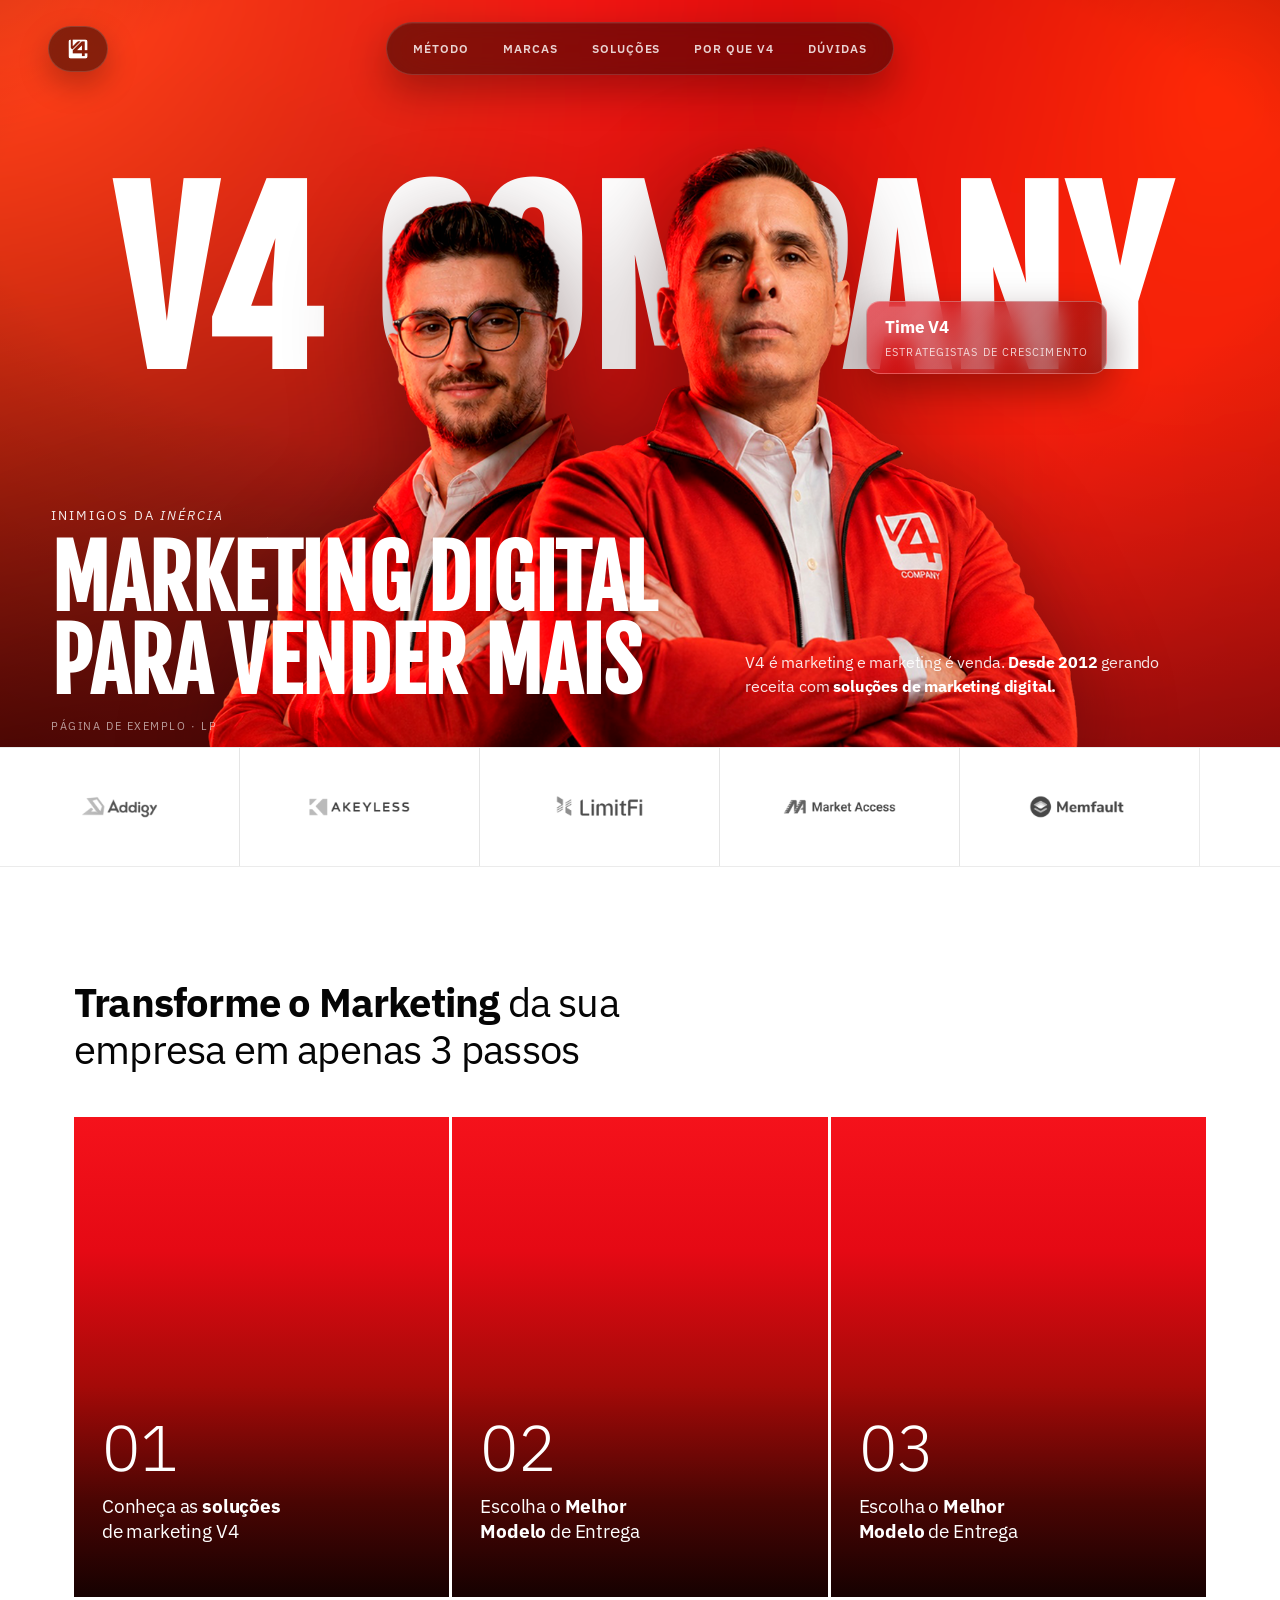
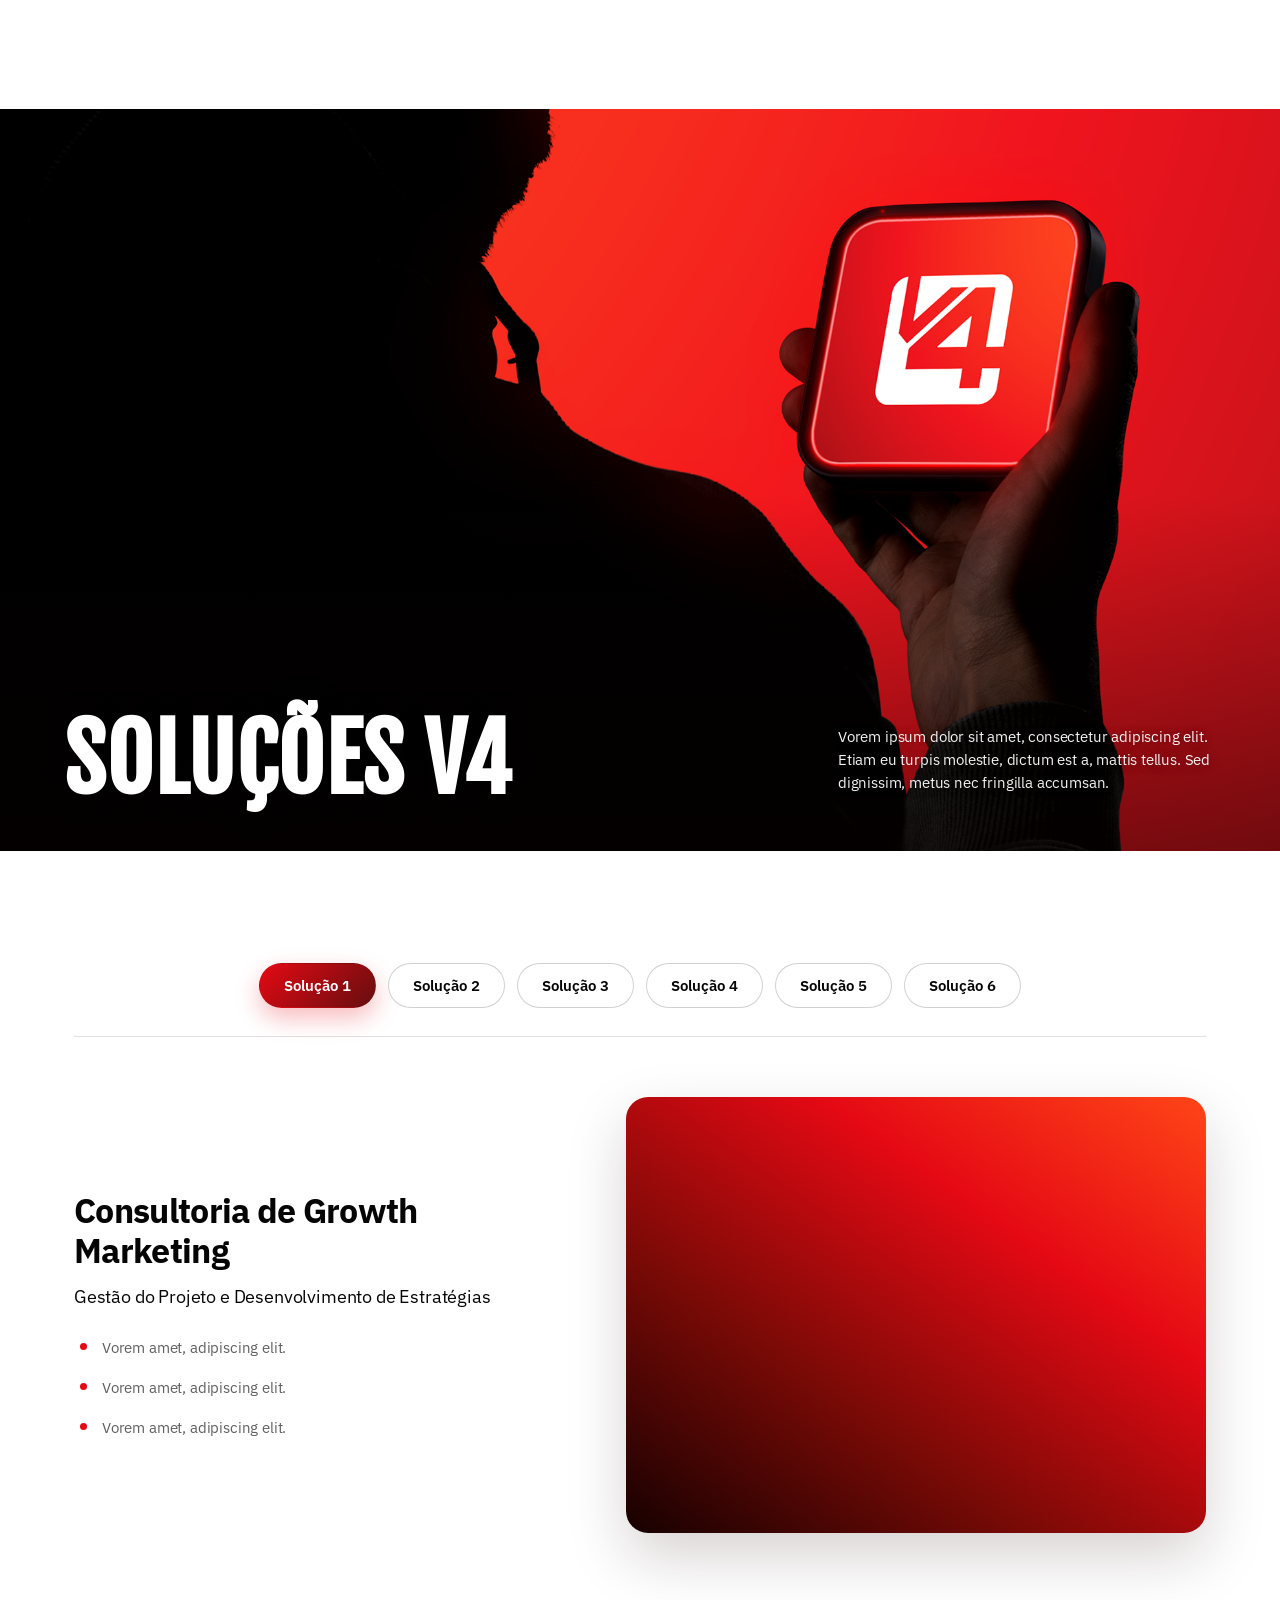
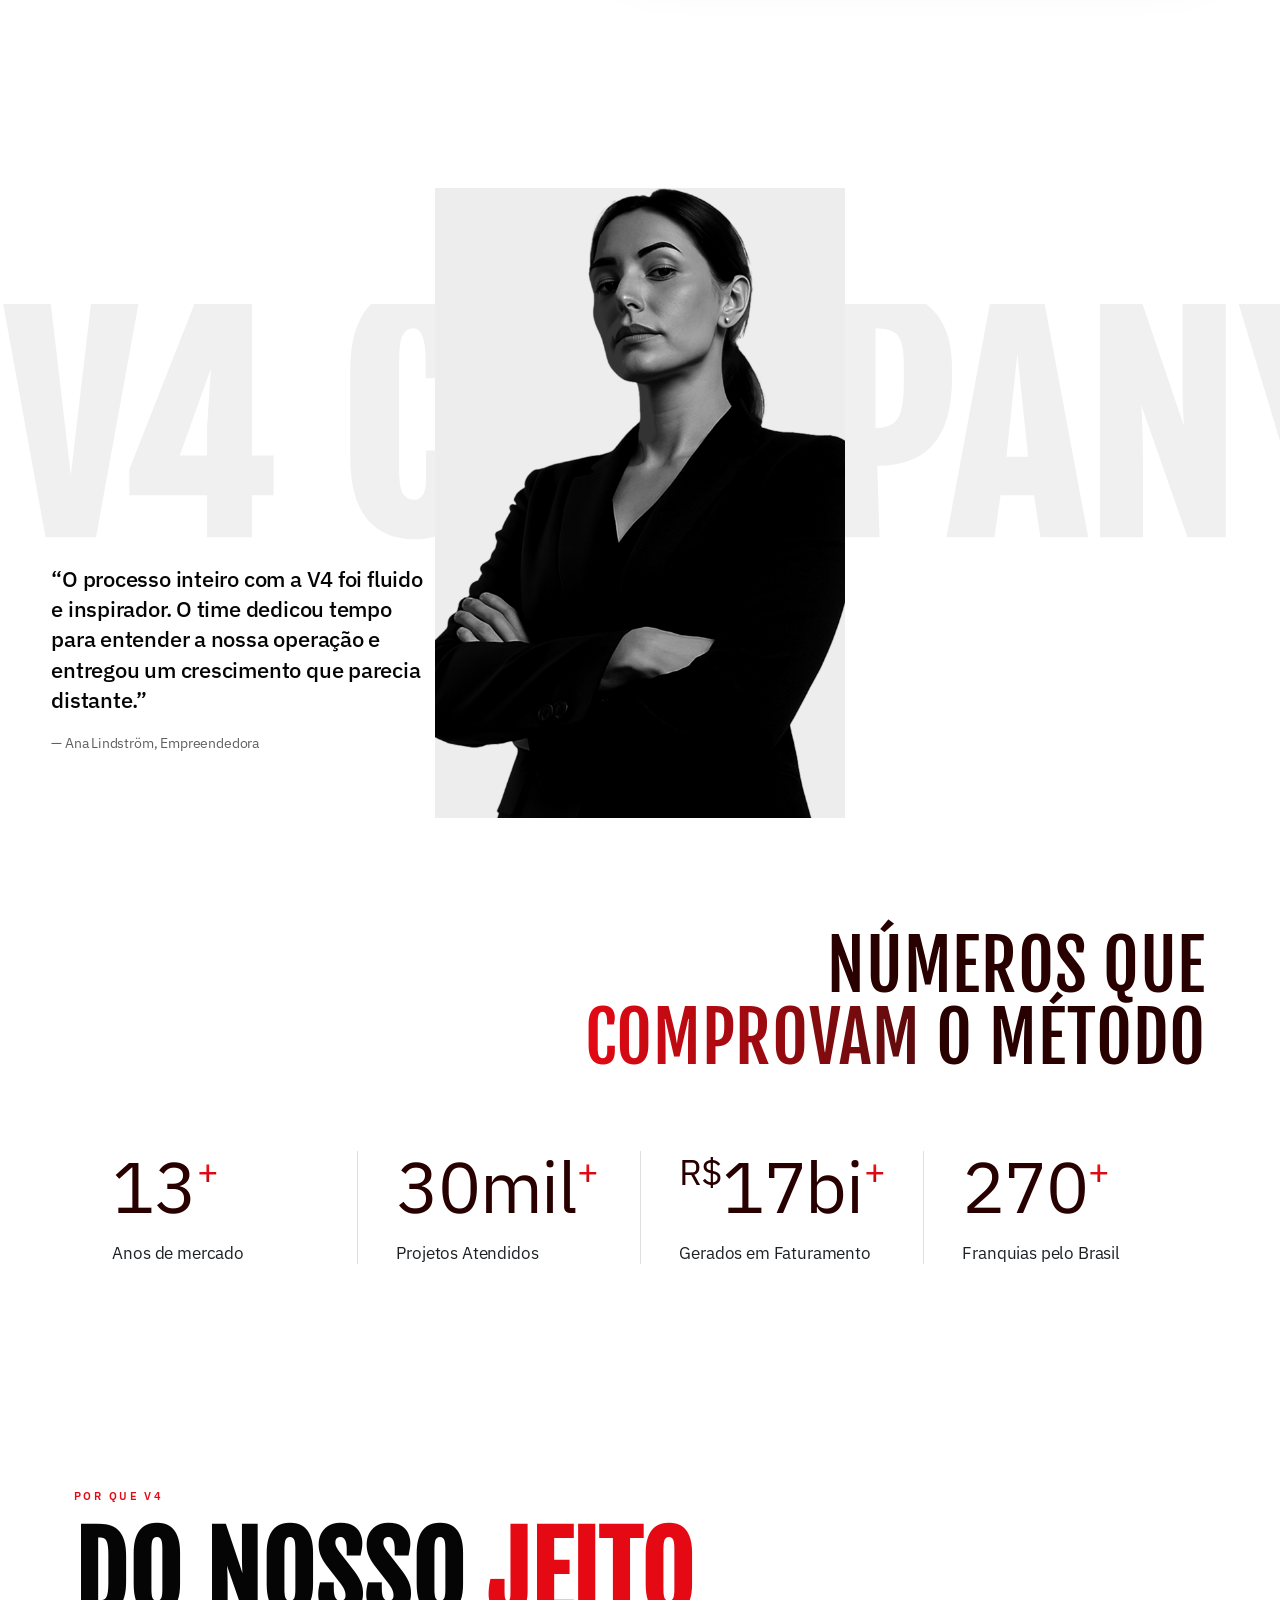
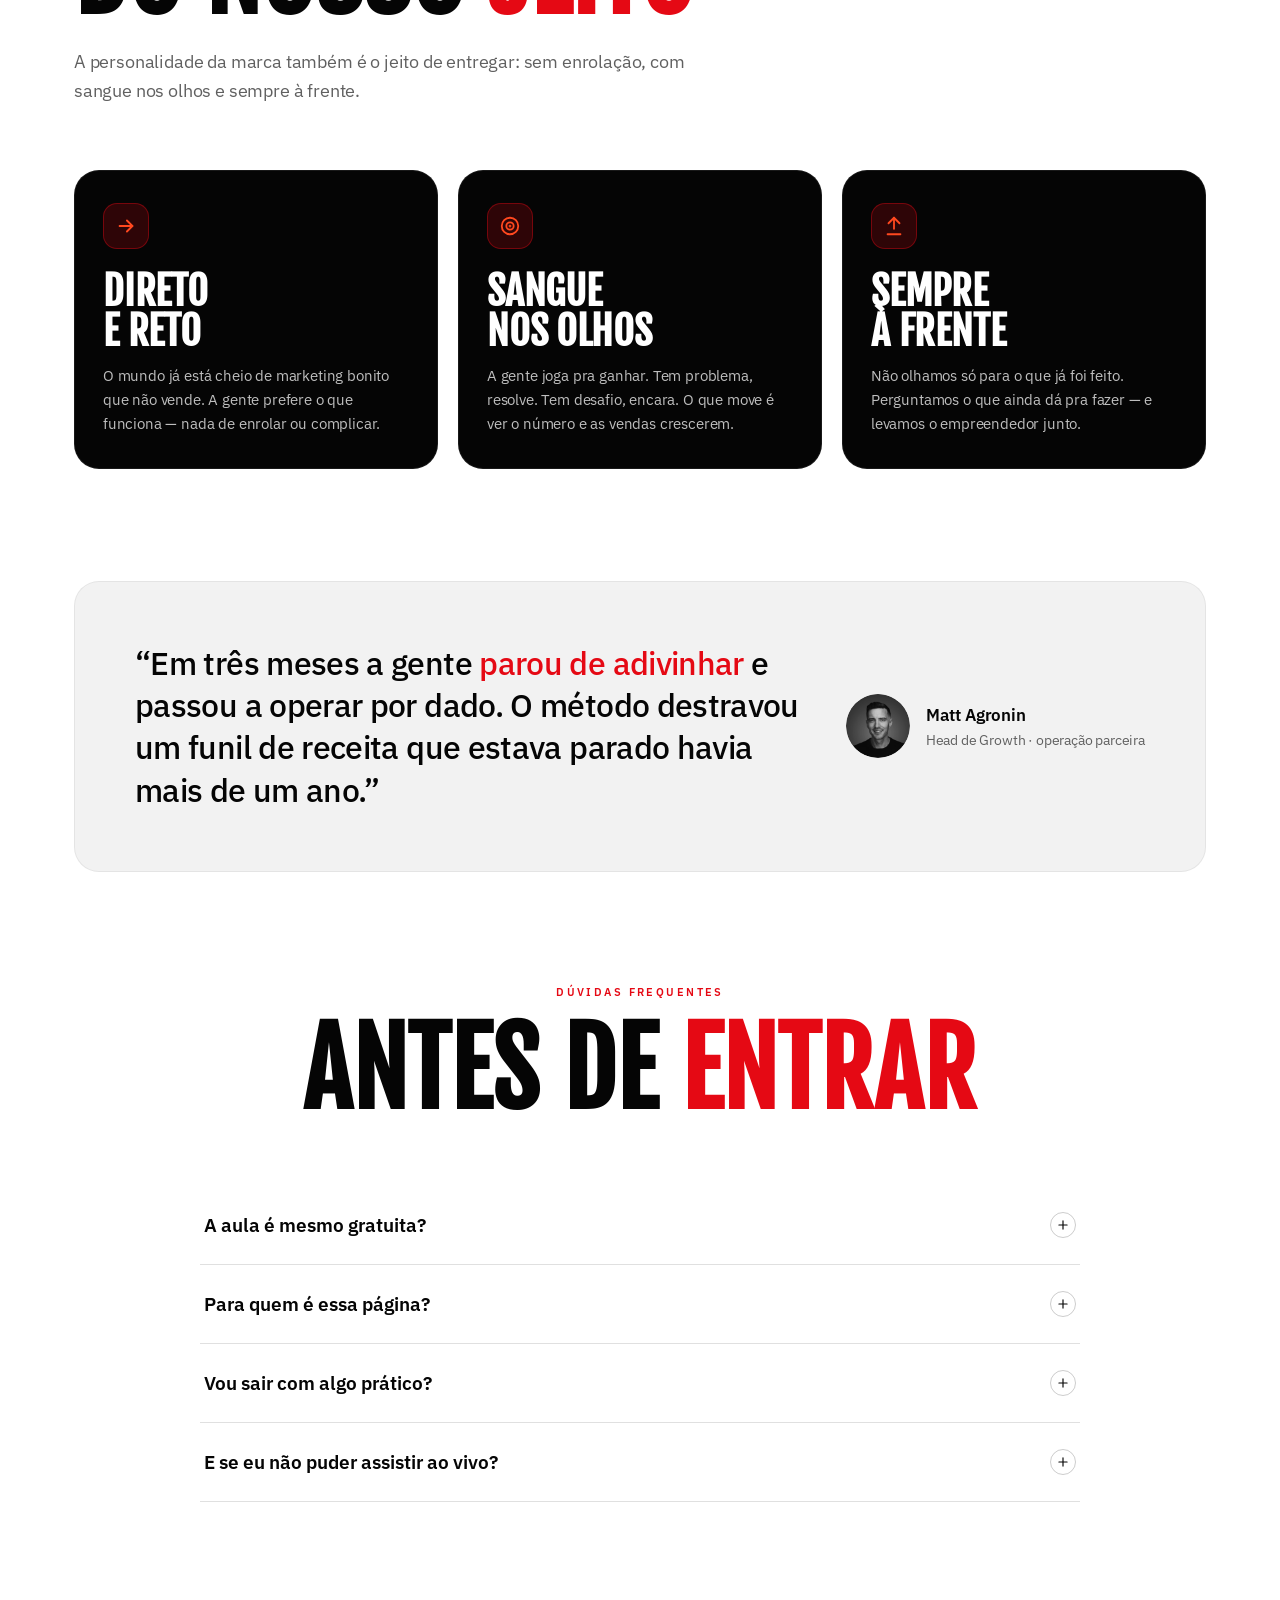
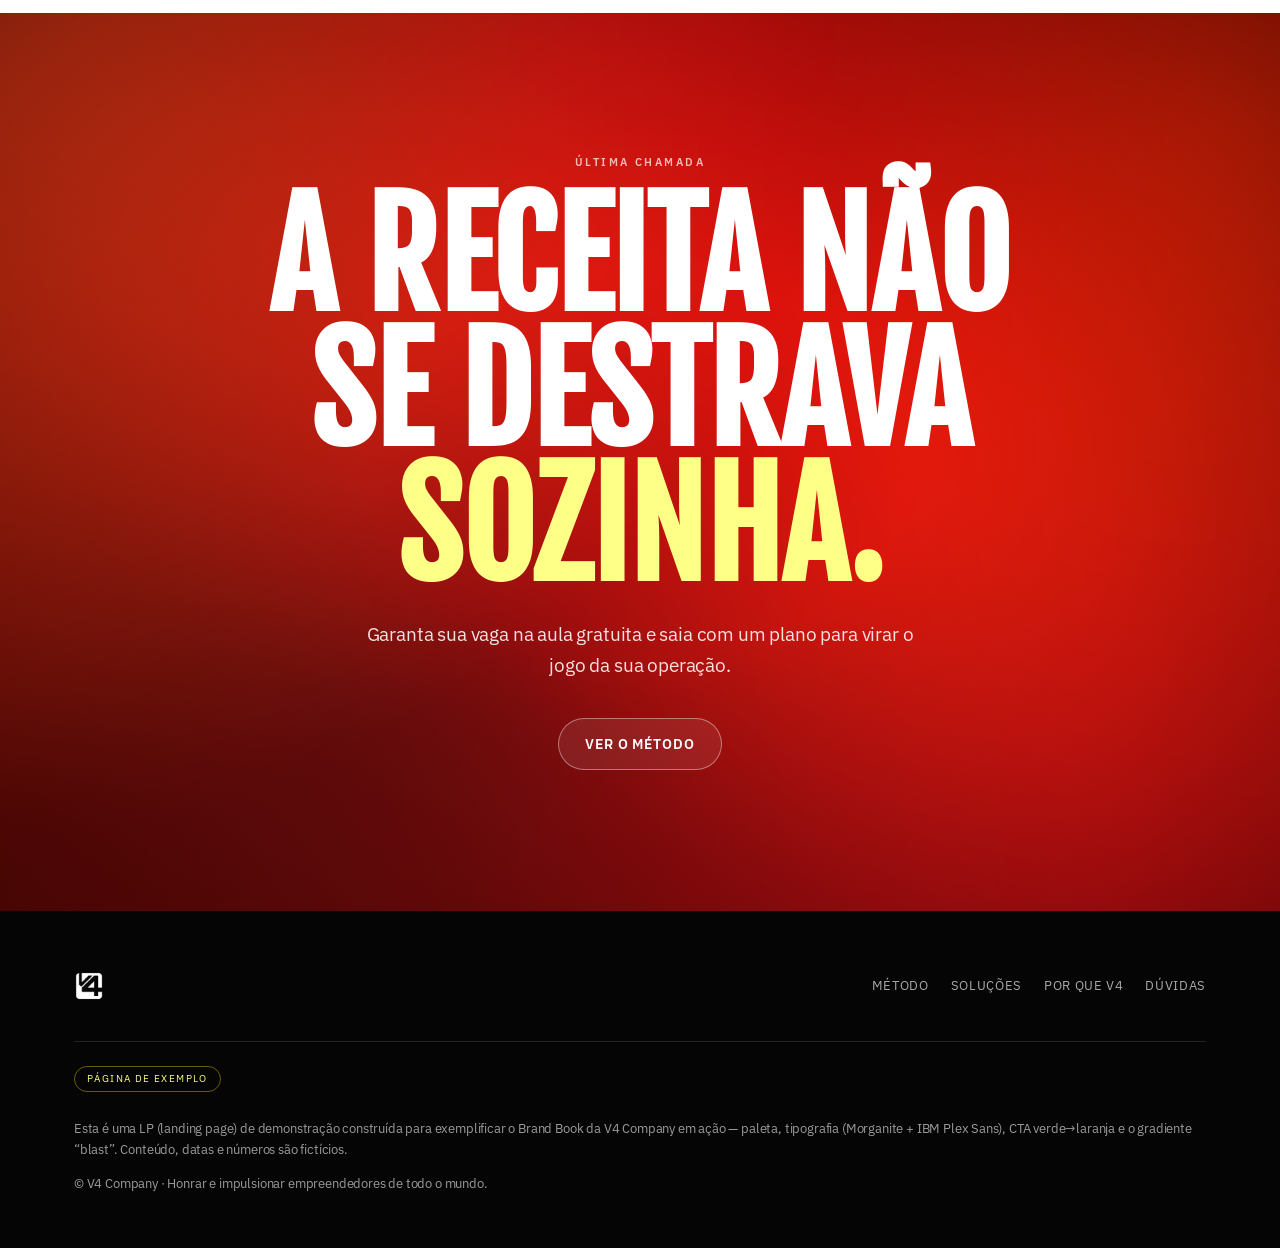
<file: pagina-exemplo/pagina-exemplo.html>
<!DOCTYPE html>
<html lang="pt-BR">
<head>
<meta charset="utf-8" />
<meta name="viewport" content="width=device-width, initial-scale=1" />
<title>Página de Exemplo · LP V4</title>
<meta name="description" content="Página de exemplo (LP) construída com o Brand Book da V4 Company em ação: vermelho V4, Morganite, IBM Plex Sans e o gradiente 'blast'." />
<meta name="theme-color" content="#280000" />
<link href="assets/v4-logo.svg" rel="icon" type="image/svg+xml" />

<!-- ===== Fonts: IBM Plex Sans (sistema) + Morganite (impacto, self-hosted) ===== -->
<link rel="preconnect" href="https://fonts.googleapis.com" />
<link rel="preconnect" href="https://fonts.gstatic.com" crossorigin />
<link href="https://fonts.googleapis.com/css2?family=Fjalla+One&family=IBM+Plex+Sans:wght@300;400;500;600;700&display=swap" rel="stylesheet" />

<!-- Base de tokens do Design System V4 (fonte da verdade: cores, escala, espaçamento, easings, animações) -->
<link rel="stylesheet" href="tokens.css" />

<style>
  /* ============================================================
     TOKENS DA PÁGINA — herdam a base do Design System (tokens.css).
     Cores institucionais, CTA (#00A86B), amarelo (#FDFF87), escala
     tipográfica, espaçamento, raios e easings vêm de tokens.css.
     Aqui ficam só os tokens específicos desta página.
     ============================================================ */
  :root {
    /* Vermelhos da marca usados nos gradientes "blast" desta página */
    --v4-red:        #E50914;  /* Vermelho V4 — acento principal */
    --v4-red-bright: #FF481F;  /* gradiente digital — topo */
    --v4-red-mid:    #F0141E;  /* gradiente digital — meio */
    --v4-red-deep:   #650E0F;  /* gradiente digital — profundo */
    --v4-maroon:     #7A0A02;  /* stop institucional */
    --v4-flame:      #FB2E0A;  /* stop institucional */
    --v4-brown:      #280000;  /* base escura */
    /* Display de impacto (mantido em Fjalla One) */
    --font-impact: 'Fjalla One', 'IBM Plex Sans', sans-serif;
    /* Layout local, apoiado na base do DS */
    --maxw: var(--content-narrow);
    --radius: var(--r-lg);
  }

  * { box-sizing: border-box; }
  html { scroll-behavior: smooth; }
  body {
    margin: 0;
    background: var(--v4-white);
    color: var(--v4-dark-gray);
    font-family: var(--font-sys);
    font-size: 17px;
    line-height: 1.6;
    letter-spacing: -0.01em;
    -webkit-font-smoothing: antialiased;
    -moz-osx-font-smoothing: grayscale;
  }
  img { max-width: 100%; display: block; }
  a { color: inherit; text-decoration: none; }

  /* ============================================================
     "BLAST" — o gradiente vivo do design system do Academypass,
     recriado nas cores do V4 (vermelhos institucionais).
     Mesma anatomia: 5 radiais de cor + base linear, blur, scale
     e animação contínua de 8s.
     ============================================================ */
  .v4-blast {
    background:
      radial-gradient(circle at 12% 10%, rgba(255, 72, 31, 0.95) 0%, rgba(255, 72, 31, 0.42) 24%, transparent 46%),
      radial-gradient(circle at 46% 12%, rgba(229, 9, 20, 0.92) 0%, rgba(229, 9, 20, 0.40) 27%, transparent 52%),
      radial-gradient(circle at 84% 22%, rgba(251, 46, 10, 0.92) 0%, rgba(251, 46, 10, 0.46) 28%, transparent 53%),
      radial-gradient(circle at 32% 70%, rgba(101, 14, 15, 0.92) 0%, rgba(101, 14, 15, 0.42) 30%, transparent 56%),
      radial-gradient(circle at 74% 74%, rgba(240, 20, 30, 0.86) 0%, rgba(240, 20, 30, 0.34) 32%, transparent 56%),
      linear-gradient(140deg, #FB2E0A 0%, #7A0A02 44%, #E50914 100%);
    filter: blur(18px) saturate(1.06);
    transform: scale(1.06);
    animation: v4-blast-shift 8s cubic-bezier(0.77, 0, 0.175, 1) infinite alternate;
  }
  @keyframes v4-blast-shift {
    from { transform: scale(1.06) translate3d(-1.5%, -1%, 0); }
    to   { transform: scale(1.10) translate3d(1.8%, 1.2%, 0); }
  }

  /* Backdrop sutil "blast" para o corpo da página (atrás de tudo) */
  body::before {
    content: ""; position: fixed; inset: 0; z-index: -1; pointer-events: none;
    background:
      radial-gradient(circle at 16% 4%, rgba(229, 9, 20, 0.06) 0%, transparent 40%),
      radial-gradient(circle at 88% 96%, rgba(255, 72, 31, 0.05) 0%, transparent 46%);
  }

  /* CTA da V4 — pill verde -> laranja no hover (Brand Book) */
  .v4-btn {
    display: inline-flex; align-items: center; justify-content: center; gap: 10px;
    border: 0; cursor: pointer;
    background: var(--v4-cta); color: var(--v4-white);
    font-family: var(--font-sys); font-weight: 600; font-size: 15px;
    text-transform: uppercase; letter-spacing: 0.06em;
    padding: 16px 30px; border-radius: 9999px;
    box-shadow: 0 18px 46px rgba(14, 132, 32, 0.30);
    transition: background-color .25s ease, transform .15s ease, box-shadow .25s ease;
  }
  .v4-btn:hover { background: var(--v4-cta-hover); box-shadow: 0 18px 46px rgba(255, 98, 0, 0.36); }
  .v4-btn:active { background: var(--v4-cta-active); transform: scale(0.98); }
  .v4-btn svg { width: 16px; height: 16px; transition: transform .25s ease; }
  .v4-btn:hover svg { transform: translate(2px, -2px); }
  .v4-btn--lg { padding: 20px 38px; font-size: 16px; }
  .v4-btn--block { width: 100%; }
  .v4-btn:disabled { opacity: .7; cursor: not-allowed; }

  /* Botão fantasma (sobre blast) */
  .v4-btn-ghost {
    display: inline-flex; align-items: center; gap: 10px;
    padding: 14px 26px; border-radius: 9999px;
    border: 1px solid rgba(255,255,255,0.4); background: rgba(255,255,255,0.08);
    color: #fff; font-weight: 600; font-size: 14px; text-transform: uppercase; letter-spacing: 0.06em;
    -webkit-backdrop-filter: blur(12px); backdrop-filter: blur(12px);
    transition: background .25s ease, border-color .25s ease;
  }
  .v4-btn-ghost:hover { background: rgba(255,255,255,0.16); border-color: rgba(255,255,255,0.7); }

  .wrap { max-width: var(--maxw); margin: 0 auto; padding: 0 24px; }
  .eyebrow {
    font-size: 11px; text-transform: uppercase; letter-spacing: 0.22em;
    font-weight: 600; color: var(--v4-red); margin: 0 0 18px;
  }
  .eyebrow--light { color: rgba(255,255,255,0.72); }

  /* Títulos de impacto — Morganite condensada */
  .impact {
    font-family: var(--font-impact); font-weight: 700;
    text-transform: uppercase; line-height: 0.98; letter-spacing: 0.01em;
    margin: 0;
  }

  /* Chips de confiança */
  .chips { display: flex; flex-wrap: wrap; gap: 10px; }
  .chip {
    font-size: 12px; text-transform: uppercase; letter-spacing: 0.04em; font-weight: 500;
    padding: 9px 16px; border-radius: 9999px;
    border: 1px solid rgba(255,255,255,0.26); background: rgba(255,255,255,0.10);
    color: #fff; -webkit-backdrop-filter: blur(10px); backdrop-filter: blur(10px);
  }

  /* ============================================================
     NAV — ilhas flutuantes de vidro (itens centralizados)
     ============================================================ */
  .nav {
    position: fixed; top: 0; left: 0; right: 0; z-index: 100;
    display: grid; grid-template-columns: 1fr auto 1fr; align-items: center; gap: 16px;
    padding: clamp(14px, 2vw, 22px) clamp(16px, 4vw, 48px);
    transition: padding .35s ease;
  }
  .nav.is-stuck { padding-top: 12px; padding-bottom: 12px; }

  /* logo em chip de vidro (legível sobre qualquer seção) */
  .nav__logo-link { justify-self: start; display: inline-flex; align-items: center;
    padding: 11px 18px; border-radius: 9999px;
    background: rgba(18, 6, 6, 0.5); border: 1px solid rgba(255,255,255,0.14);
    box-shadow: 0 12px 30px rgba(20,0,0,0.28);
    -webkit-backdrop-filter: blur(20px) saturate(1.15); backdrop-filter: blur(20px) saturate(1.15); }
  .nav__logo { height: 22px; width: auto; display: block; }

  /* pílula de vidro com os itens centralizados */
  .nav__pill { justify-self: center; display: none; align-items: center; gap: 2px;
    padding: 7px 10px; border-radius: 9999px;
    background: rgba(18, 6, 6, 0.5); border: 1px solid rgba(255,255,255,0.14);
    box-shadow: 0 16px 38px rgba(20,0,0,0.32), inset 0 1px 0 rgba(255,255,255,0.06);
    -webkit-backdrop-filter: blur(24px) saturate(1.2); backdrop-filter: blur(24px) saturate(1.2); }
  .nav__pill a { display: inline-flex; align-items: center; gap: 6px;
    padding: 9px 16px; border-radius: 9999px;
    color: rgba(255,255,255,0.82); font-size: 12px; font-weight: 600;
    text-transform: uppercase; letter-spacing: 0.08em; white-space: nowrap;
    transition: background .2s ease, color .2s ease; }
  .nav__pill a:hover { color: #fff; background: rgba(255,255,255,0.10); }
  .nav__pill a svg { width: 12px; height: 12px; opacity: .7; }

  .nav__cta { justify-self: end; }
  .nav .v4-btn { padding: 12px 22px; font-size: 13px; }

  @media (min-width: 1040px) { .nav__pill { display: inline-flex; } }

  /* ============================================================
     HERO — editorial (tipografia gigante + figura central, blast)
     ============================================================ */
  .hero { position: relative; overflow: hidden; background: var(--v4-brown); color: #fff;
    padding-top: clamp(96px, 10vw, 148px); }
  .hero__blast { position: absolute; inset: -12%; z-index: 0; pointer-events: none; }
  .hero__vignette { position: absolute; inset: 0; z-index: 1; pointer-events: none;
    background: radial-gradient(120% 85% at 50% 28%, transparent 42%, rgba(20, 0, 0, 0.5) 100%); }
  .hero__inner {
    position: absolute; left: 0; right: 0; bottom: 0; z-index: 3; width: 100%; max-width: 1560px; margin: 0 auto;
    padding: 0 clamp(20px, 4vw, 56px) clamp(26px, 3.4vw, 48px);
  }

  /* dupla em fluxo (define a altura do hero); ancorada na base, sem gap */
  .hero__figure { position: relative; z-index: 2; display: block; margin: 0 auto;
    width: clamp(380px, 76vw, 1320px); }
  .hero__bigtitle {
    position: absolute; left: 50%; bottom: 60%; transform: translateX(-50%); z-index: 1;
    margin: 0; font-family: var(--font-impact); font-weight: 700; text-transform: uppercase;
    font-size: clamp(72px, 17vw, 300px); line-height: .82; letter-spacing: .01em;
    color: #fff; white-space: nowrap; pointer-events: none;
  }
  .hero__figure > img {
    width: 100%; height: auto; display: block; position: relative; z-index: 2;
    filter: contrast(1.04) saturate(1.06) drop-shadow(0 28px 50px rgba(40, 0, 0, 0.45));
  }
  /* card de nome (glass vermelho) preso à figura */
  .hero__namecard {
    position: absolute; z-index: 3; top: 28%; right: 2%;
    padding: 12px 18px; border-radius: 14px;
    background: linear-gradient(135deg, rgba(229,9,20,0.62), rgba(101,14,15,0.55));
    border: 1px solid rgba(255,255,255,0.28); box-shadow: 0 16px 40px rgba(40,0,0,0.4);
    -webkit-backdrop-filter: blur(12px) saturate(1.1); backdrop-filter: blur(12px) saturate(1.1);
  }
  .hero__namecard b { display: block; font-size: 17px; font-weight: 700; letter-spacing: -0.01em; }
  .hero__namecard span { display: block; font-size: 11px; text-transform: uppercase; letter-spacing: 0.1em; color: rgba(255,255,255,0.78); margin-top: 2px; }
  /* kicker "Inimigos da inércia" */
  .hero__kicker { display: block; margin-bottom: 12px;
    font-size: clamp(11px, 1vw, 13px); text-transform: uppercase; letter-spacing: 0.16em; color: rgba(255,255,255,0.92); }
  .hero__kicker em { font-style: italic; }

  /* faixa inferior: headline + descrição */
  .hero__bottom { position: relative; z-index: 3; display: grid; grid-template-columns: 1fr; gap: 18px 40px; align-items: end; margin-top: clamp(20px, 3vw, 40px); }
  @media (min-width: 900px) { .hero__bottom { grid-template-columns: 1.15fr 0.85fr; } }
  .hero__headline { margin: 0; font-family: var(--font-impact); font-weight: 700; text-transform: uppercase;
    font-size: clamp(44px, 6.6vw, 96px); line-height: .98; }
  .hero__desc { margin: 0 0 6px; font-size: clamp(15px, 1.25vw, 19px); line-height: 1.5; color: rgba(255,255,255,0.9); max-width: 44ch; }
  .hero__desc strong { color: #fff; font-weight: 700; }
  /* rótulo de canto */
  .hero__pagelabel { position: absolute; z-index: 3; left: clamp(20px, 4vw, 56px); bottom: 12px;
    font-size: 11px; text-transform: uppercase; letter-spacing: 0.14em; color: rgba(255,255,255,0.6); }

  @media (max-width: 720px) {
    .hero__namecard { right: 0; top: 18%; }
  }

  /* Form card (glass) */
  .form-card {
    width: 100%; max-width: 470px; margin-left: auto;
    border-radius: 30px; overflow: hidden;
    border: 1px solid rgba(255,255,255,0.26); background: rgba(255,255,255,0.16);
    box-shadow: 0 28px 70px rgba(40, 0, 0, 0.34);
    -webkit-backdrop-filter: blur(24px); backdrop-filter: blur(24px);
    color: #fff;
  }
  .form-card__head { border-bottom: 1px solid rgba(255,255,255,0.16); padding: 20px; }
  .form-card__badge {
    border-radius: 22px; border: 1px solid rgba(255,255,255,0.22);
    background: rgba(40, 0, 0, 0.55); padding: 16px;
    box-shadow: inset 0 1px 0 rgba(255,255,255,0.12);
    display: flex; align-items: center; justify-content: space-between; gap: 16px;
  }
  .form-card__badge .k { font-size: 9px; text-transform: uppercase; letter-spacing: 0.18em; color: rgba(255,255,255,0.7); }
  .form-card__badge .v { font-family: var(--font-impact); font-size: 30px; font-weight: 600; line-height: .8; margin-top: 6px; text-transform: uppercase; }
  .form-card__badge .sep { width: 1px; height: 38px; background: rgba(255,255,255,0.26); }
  .form-card__body { padding: 24px; display: flex; flex-direction: column; gap: 16px; }
  .field label { display: block; font-size: 10px; text-transform: uppercase; letter-spacing: 0.06em; color: rgba(255,255,255,0.6); margin-bottom: 8px; }
  .field input {
    width: 100%; height: 52px; border-radius: 16px; padding: 0 16px;
    border: 1px solid rgba(255,255,255,0.28); background: rgba(255,255,255,0.78);
    font-family: var(--font-sys); font-size: 15px; color: #1a1a1a; outline: none;
    transition: background .2s ease, border-color .2s ease;
  }
  .field input::placeholder { color: rgba(0,0,0,0.36); }
  .field input:focus { border-color: rgba(255,255,255,0.85); background: rgba(255,255,255,0.92); }
  .form-card__foot { display: flex; align-items: center; justify-content: center; gap: 8px; font-size: 10px; text-transform: uppercase; letter-spacing: 0.04em; color: rgba(255,255,255,0.6); padding-top: 2px; }
  .form-card__foot svg { width: 13px; height: 13px; }
  .form-note {
    margin-top: 14px; width: 100%; max-width: 470px; margin-left: auto;
    border-radius: 22px; border: 1px solid rgba(255,255,255,0.18);
    background: rgba(0,0,0,0.12); padding: 16px 20px;
    -webkit-backdrop-filter: blur(20px); backdrop-filter: blur(20px); color: #fff;
  }
  .form-note .k { font-size: 10px; text-transform: uppercase; letter-spacing: 0.06em; color: rgba(255,255,255,0.55); }
  .form-note p { margin: 4px 0 0; font-size: 13px; line-height: 1.5; color: rgba(255,255,255,0.82); }

  /* Success state */
  .form-success { display: none; padding: 40px 28px; text-align: center; }
  .form-card.is-success .form-card__head,
  .form-card.is-success .form-card__body { display: none; }
  .form-card.is-success .form-success { display: block; }
  .form-success h3 { font-family: var(--font-impact); font-weight: 600; text-transform: uppercase; font-size: 52px; line-height: 1.0; margin: 0; }
  .form-success p { margin: 14px 0 24px; color: rgba(255,255,255,0.82); font-size: 15px; }

  /* ============================================================
     SOCIAL PROOF — marquee de logos (esteira infinita)
     ============================================================ */
  .marquee { position: relative; overflow: hidden; background: var(--v4-white);
    border-top: 1px solid rgba(0,0,0,0.08); border-bottom: 1px solid rgba(0,0,0,0.08); }
  .marquee::before, .marquee::after { content: ""; position: absolute; top: 0; bottom: 0; width: clamp(40px, 8vw, 120px); z-index: 2; pointer-events: none; }
  .marquee::before { left: 0; background: linear-gradient(90deg, #fff, transparent); }
  .marquee::after { right: 0; background: linear-gradient(270deg, #fff, transparent); }
  .marquee__track { display: flex; width: max-content; animation: marquee-scroll 38s linear infinite; }
  .marquee:hover .marquee__track { animation-play-state: paused; }
  .marquee__cell { flex: none; width: clamp(170px, 20vw, 240px); height: 118px;
    display: grid; place-items: center; padding: 0 clamp(20px, 3vw, 40px); border-right: 1px solid rgba(0,0,0,0.10); }
  .marquee__cell img { max-height: 30px; width: auto; filter: grayscale(1); opacity: .8;
    transition: opacity .2s ease, filter .2s ease; }
  .marquee__cell img:hover { opacity: 1; filter: grayscale(0); }
  @keyframes marquee-scroll { from { transform: translateX(0); } to { transform: translateX(-50%); } }
  @media (prefers-reduced-motion: reduce) { .marquee__track { animation: none; } }

  /* ============================================================
     INSCRIÇÃO (form, blast)
     ============================================================ */
  .signup { position: relative; overflow: hidden; background: var(--v4-brown); color: #fff; }
  .signup__blast { position: absolute; inset: -12%; z-index: 0; opacity: .95; }
  .signup__vignette { position: absolute; inset: 0; z-index: 1; pointer-events: none;
    background: radial-gradient(ellipse at center, transparent 35%, rgba(20,0,0,0.5) 100%); }
  .signup__inner { position: relative; z-index: 2; max-width: var(--maxw); margin: 0 auto;
    padding: clamp(64px, 8vw, 112px) 24px; display: grid; grid-template-columns: 1fr; gap: 44px; align-items: center; }
  @media (min-width: 980px) { .signup__inner { grid-template-columns: 1.05fr 0.95fr; } }
  .signup__title { margin: 0; font-family: var(--font-impact); font-weight: 700; text-transform: uppercase;
    font-size: clamp(54px, 7vw, 96px); line-height: 1.0; }
  .signup__title .accent { color: var(--v4-yellow); }
  .signup__lead { margin: 22px 0 26px; font-size: 18px; line-height: 1.55; color: rgba(255,255,255,0.88); max-width: 44ch; }
  .signup__list { list-style: none; margin: 0; padding: 0; display: flex; flex-direction: column; gap: 12px; }
  .signup__list li { display: flex; gap: 12px; align-items: flex-start; font-size: 15px; color: rgba(255,255,255,0.9); }
  .signup__list svg { flex: none; width: 20px; height: 20px; color: var(--v4-yellow); margin-top: 1px; }

  /* ============================================================
     INSCRIÇÃO — variante clara (fundo branco)
     Mesma estrutura da seção; só troca o tema escuro/blast por um
     fundo branco, com texto e card de formulário adaptados.
     ============================================================ */
  .signup--light { background: var(--v4-white); color: var(--v4-black); }
  .signup--light .signup__blast,
  .signup--light .signup__vignette { display: none; }
  .signup--light .eyebrow--light { color: var(--v4-red); }
  .signup--light .signup__title { color: var(--v4-black); }
  .signup--light .signup__title .accent { color: var(--v4-red); }
  .signup--light .signup__lead { color: var(--v4-gray); }
  .signup--light .signup__list li { color: var(--v4-dark-gray); }
  .signup--light .signup__list svg { color: var(--v4-red); }

  /* Card do formulário — versão clara (sem glass) */
  .signup--light .form-card {
    background: var(--v4-white); color: var(--v4-black);
    border: 1px solid rgba(0,0,0,0.10);
    box-shadow: 0 28px 70px rgba(40,0,0,0.10);
    -webkit-backdrop-filter: none; backdrop-filter: none;
  }
  .signup--light .form-card__head { border-bottom-color: rgba(0,0,0,0.08); }
  /* badge mantém o acento escuro (vermelho profundo) sobre o card branco */
  .signup--light .form-card__badge { background: var(--v4-red-deep); border-color: rgba(255,255,255,0.14); }
  .signup--light .field label { color: var(--v4-gray); }
  .signup--light .field input {
    border: 1px solid rgba(0,0,0,0.14); background: var(--v4-light-gray); color: #1a1a1a;
  }
  .signup--light .field input::placeholder { color: rgba(0,0,0,0.4); }
  .signup--light .field input:focus { border-color: var(--v4-red); background: var(--v4-white); }
  .signup--light .form-card__foot { color: var(--v4-gray); }
  .signup--light .form-success h3 { color: var(--v4-black); }
  .signup--light .form-success p { color: var(--v4-gray); }

  /* ============================================================
     SECTION shells
     ============================================================ */
  .section { padding: var(--space-80) 0; }
  .section--light { background: var(--v4-white); }
  :where(section[id]) { scroll-margin-top: 100px; }
  .section__head { max-width: 760px; margin: 0 0 clamp(40px, 6vw, 64px); }
  .section__title { font-family: var(--font-impact); font-weight: 700; text-transform: uppercase; line-height: 1.0; letter-spacing: 0.01em; font-size: clamp(54px, 8vw, 104px); margin: 0; color: var(--v4-black); }
  .section__title .accent { color: var(--v4-red); }
  .section__lead { margin: 22px 0 0; font-size: 18px; line-height: 1.6; color: var(--v4-gray); max-width: 58ch; }

  /* Método — 3 passos (cards verticais, gradiente vermelho→preto) */
  .steps__head { max-width: 600px; margin: 0 0 clamp(28px, 4vw, 44px); }
  .steps__title { font-family: var(--font-sys); font-weight: 400; color: var(--v4-black);
    font-size: clamp(28px, 3.4vw, 40px); line-height: 1.18; letter-spacing: -0.02em; margin: 0; }
  .steps__title strong { font-weight: 700; }

  .steps { display: grid; grid-template-columns: 1fr; gap: 3px; }
  @media (min-width: 720px) { .steps { grid-template-columns: repeat(3, 1fr); } }
  .step {
    position: relative; overflow: hidden;
    min-height: clamp(380px, 42vw, 480px);
    padding: 32px 28px;
    display: flex; flex-direction: column; justify-content: flex-end;
    color: #fff;
    background: linear-gradient(180deg, #F5121B 0%, #E50914 28%, #A50A08 56%, #4A0503 80%, #160101 100%);
  }
  .step__num { font-family: var(--font-sys); font-weight: 300; font-size: clamp(56px, 5vw, 76px);
    line-height: 1; color: #fff; margin: 0 0 14px; }
  .step__name { font-family: var(--font-sys); font-weight: 400; font-size: clamp(18px, 1.5vw, 21px);
    line-height: 1.32; color: #fff; margin: 0 0 22px; max-width: 18ch; }
  .step__name strong { font-weight: 700; }
  .step__btn { align-self: flex-start; display: inline-flex; align-items: center;
    padding: 11px 26px; border-radius: 9999px;
    border: 1px solid rgba(255,255,255,0.85); background: transparent; color: #fff;
    font-family: var(--font-sys); font-size: 14px; font-weight: 600;
    transition: background .2s ease, color .2s ease; }
  .step__btn:hover { background: #fff; color: var(--v4-red); }

  /* ============================================================
     SOLUÇÕES V4 — banner full-bleed (preto → vermelho, device V4)
     Para usar a foto real: defina background-image em .solucoes e
     esconda .solucoes__device (display:none).
     ============================================================ */
  .solucoes { position: relative; overflow: hidden; color: #fff;
    min-height: clamp(520px, 58vw, 780px);
    background: #050505 url("assets/Fueto.png") center / cover no-repeat;
  }
  /* leve escurecimento na base para legibilidade do texto sobre a foto */
  .solucoes::after { content: ""; position: absolute; inset: 0; z-index: 1; pointer-events: none;
    background: linear-gradient(180deg, transparent 52%, rgba(10,0,0,0.42) 100%); }
  .solucoes__inner {
    position: absolute; inset: 0; z-index: 2; max-width: 1560px; margin: 0 auto;
    padding: 0 clamp(24px, 5vw, 64px) clamp(28px, 4vw, 52px);
    display: flex; align-items: flex-end; justify-content: space-between; flex-wrap: wrap; gap: 24px 40px;
  }
  .solucoes__title { margin: 0; font-family: var(--font-impact); font-weight: 700; text-transform: uppercase;
    font-size: clamp(40px, 7vw, 92px); line-height: .9; letter-spacing: .01em;
    text-shadow: 0 2px 24px rgba(0,0,0,0.45); }
  .solucoes__text { margin: 0 0 6px; max-width: 42ch; font-size: clamp(14px, 1.2vw, 17px);
    line-height: 1.5; color: rgba(255,255,255,0.95); text-shadow: 0 1px 12px rgba(0,0,0,0.4); }
  @media (max-width: 760px) {
    .solucoes { min-height: clamp(420px, 96vw, 620px); }
    .solucoes__inner { gap: 14px 24px; }
  }

  /* ============================================================
     SOLUÇÕES — carrossel por abas (texto + imagem por solução)
     ============================================================ */
  .sol-tabs { display: flex; flex-wrap: wrap; justify-content: center; gap: 12px;
    padding-bottom: clamp(20px, 3vw, 28px); border-bottom: 1px solid rgba(0,0,0,0.12); }
  .sol-tab { flex: none; cursor: pointer; white-space: nowrap;
    padding: 12px 24px; border-radius: 9999px;
    border: 1px solid rgba(0,0,0,0.18); background: var(--v4-white);
    font-family: var(--font-sys); font-size: 15px; font-weight: 600; color: var(--v4-black);
    transition: background .2s ease, color .2s ease, border-color .2s ease, box-shadow .2s ease; }
  .sol-tab:hover { border-color: var(--v4-red); color: var(--v4-red); }
  .sol-tab.is-active {
    background: linear-gradient(135deg, #E50914 0%, #650E0F 100%);
    border-color: transparent; color: #fff;
    box-shadow: 0 10px 24px rgba(229,9,20,0.28); }

  .sol-panels { margin-top: clamp(32px, 5vw, 60px); }
  .sol-panel { display: none; grid-template-columns: 1fr; gap: 36px; align-items: center; }
  @media (min-width: 880px) { .sol-panel { grid-template-columns: 0.9fr 1.1fr; gap: clamp(40px, 6vw, 88px); } }
  .sol-panel.is-active { display: grid; animation: sol-fade .45s var(--ease-out-expo); }
  @keyframes sol-fade { from { opacity: 0; transform: translateY(12px); } to { opacity: 1; transform: none; } }
  .sol-panel__title { font-family: var(--font-sys); font-weight: 700; margin: 0;
    font-size: clamp(26px, 3vw, 34px); line-height: 1.18; letter-spacing: -0.02em; color: var(--v4-black); }
  .sol-panel__sub { margin: 14px 0 0; font-weight: 400; color: var(--v4-black);
    font-size: clamp(16px, 1.4vw, 19px); line-height: 1.4; }
  .sol-panel__list { list-style: none; margin: 26px 0 0; padding: 0; display: flex; flex-direction: column; gap: 16px; }
  .sol-panel__list li { position: relative; padding-left: 28px; font-size: 15px; color: var(--v4-gray); }
  .sol-panel__list li::before { content: ""; position: absolute; left: 6px; top: 7px;
    width: 7px; height: 7px; border-radius: 50%; background: var(--v4-red); }
  .sol-panel__media { border-radius: 22px; overflow: hidden; aspect-ratio: 4 / 3;
    background: linear-gradient(215deg, #FF4517 0%, #E50914 32%, #7A0A06 66%, #160101 100%);
    box-shadow: 0 24px 60px rgba(40,0,0,0.18); }
  .sol-panel__media img { width: 100%; height: 100%; object-fit: cover; display: block; }
  @media (max-width: 720px) {
    .sol-tabs { flex-wrap: nowrap; justify-content: flex-start; overflow-x: auto;
      -webkit-overflow-scrolling: touch; scrollbar-width: none; }
    .sol-tabs::-webkit-scrollbar { display: none; }
  }

  /* ============================================================
     BIG NUMBERS — métricas com divisores e "+" em gradiente
     ============================================================ */
  .bignum__head { font-family: var(--font-impact); font-weight: 400; text-transform: uppercase;
    text-align: right; line-height: 1.04; letter-spacing: .01em; margin: 0 0 clamp(44px, 6vw, 80px);
    font-size: clamp(34px, 5.4vw, 74px); color: var(--v4-brown); }
  .bignum__head .accent {
    background: linear-gradient(90deg, #E50914 0%, #5A0B0C 100%);
    -webkit-background-clip: text; background-clip: text;
    -webkit-text-fill-color: transparent; color: transparent; }
  .bignum__grid { display: grid; grid-template-columns: repeat(2, 1fr); gap: 36px 0; }
  @media (min-width: 880px) { .bignum__grid { grid-template-columns: repeat(4, 1fr); } }
  .bignum__item { padding: 0 clamp(22px, 3vw, 44px); }
  .bignum__item:nth-child(odd) { border-left: 0; }
  @media (min-width: 880px) {
    .bignum__item:not(:first-child) { border-left: 1px solid rgba(0,0,0,0.13); }
  }
  @media (max-width: 879px) {
    .bignum__item:nth-child(even) { border-left: 1px solid rgba(0,0,0,0.13); }
  }
  .bignum__value { display: inline-flex; align-items: flex-start;
    font-family: var(--font-sys); font-weight: 400; letter-spacing: -0.02em;
    font-size: clamp(46px, 5.6vw, 82px); line-height: 1; color: var(--v4-brown); }
  .bignum__prefix { font-size: .5em; line-height: 1.15; margin-right: .02em; }
  .bignum__plus { font-size: .5em; line-height: 1; margin-top: .06em; margin-left: .03em;
    background: linear-gradient(160deg, #FF3B23 0%, #E50914 52%, #8E0A06 100%);
    -webkit-background-clip: text; background-clip: text;
    -webkit-text-fill-color: transparent; color: transparent; }
  .bignum__label { font-family: var(--font-sys); font-weight: 400; margin: clamp(16px, 1.6vw, 24px) 0 0;
    font-size: clamp(15px, 1.3vw, 18px); line-height: 1.3; color: var(--v4-dark-gray); }

  /* ============================================================
     SHOWCASE — depoimento c/ foto central e marquee "V4 Company" de fundo
     ============================================================ */
  .showcase { position: relative; overflow: hidden; background: var(--v4-white);
    display: flex; justify-content: center; align-items: flex-end;
    min-height: clamp(560px, 86vh, 840px); padding: clamp(48px, 7vw, 88px) 24px 0; }
  /* marquee gigante de fundo, baixa opacidade, atrás de tudo */
  .showcase__marquee { position: absolute; top: 50%; left: 0; right: 0; z-index: 0;
    transform: translateY(-50%); overflow: hidden; pointer-events: none; line-height: .9; }
  .showcase__marquee-track { display: flex; width: max-content; gap: .35em;
    animation: showcase-marquee 32s linear infinite; will-change: transform; }
  .showcase__marquee-track span { flex: none; white-space: nowrap;
    font-family: var(--font-impact); font-weight: 700; text-transform: uppercase;
    font-size: clamp(120px, 22vw, 340px); letter-spacing: .01em; color: var(--v4-black); opacity: .06; }
  @keyframes showcase-marquee { from { transform: translateX(0); } to { transform: translateX(-50%); } }

  .showcase__photo { position: relative; z-index: 2; margin: 0 auto;
    width: clamp(280px, 32vw, 460px); height: clamp(440px, 70vh, 720px);
    overflow: hidden; background: #ededed; }
  .showcase__photo img { width: 100%; height: 100%; object-fit: cover; object-position: center top;
    display: block; filter: grayscale(1) contrast(1.04); }

  .showcase__quote { position: absolute; z-index: 3; left: clamp(20px, 4vw, 56px);
    bottom: clamp(28px, 5vw, 64px); max-width: 38ch; margin: 0; }
  .showcase__quote p { margin: 0; font-size: clamp(18px, 1.7vw, 23px); line-height: 1.4;
    font-weight: 500; letter-spacing: -0.01em; color: var(--v4-black); }
  .showcase__quote cite { display: block; margin-top: 16px; font-style: normal;
    font-size: 14px; color: var(--v4-gray); }

  @media (max-width: 820px) {
    .showcase { flex-direction: column; align-items: center; min-height: 0;
      padding: clamp(40px, 8vw, 64px) 24px clamp(36px, 9vw, 56px); }
    .showcase__photo { width: min(80vw, 380px); height: clamp(420px, 92vw, 560px); }
    .showcase__quote { position: static; max-width: 560px; margin-top: 30px; }
  }

  /* ============================================================
     STAT BAND (blast)
     ============================================================ */
  .stats { position: relative; overflow: hidden; background: var(--v4-brown); color: #fff; }
  .stats__blast { position: absolute; inset: -12%; z-index: 0; opacity: 0.92; }
  .stats__inner { position: relative; z-index: 2; max-width: var(--maxw); margin: 0 auto; padding: clamp(64px, 9vw, 110px) 24px; }
  .stats__grid { display: grid; grid-template-columns: 1fr; gap: 40px; }
  @media (min-width: 720px) { .stats__grid { grid-template-columns: repeat(3, 1fr); } }
  .stat { text-align: center; }
  .stat__num { font-family: var(--font-impact); font-weight: 700; text-transform: uppercase; font-size: clamp(80px, 11vw, 132px); line-height: .82; }
  .stat__num .unit { color: var(--v4-yellow); }
  .stat__label { margin: 12px auto 0; font-size: 15px; color: rgba(255,255,255,0.82); max-width: 26ch; }
  .stats__intro { text-align: center; margin: 0 auto clamp(48px, 6vw, 72px); max-width: 720px; }
  .stats__intro .section__title { color: #fff; }
  .stats__intro .section__title .accent { color: var(--v4-yellow); }

  /* ============================================================
     BENEFITS (personalidade)
     ============================================================ */
  .benefits { display: grid; grid-template-columns: 1fr; gap: 20px; }
  @media (min-width: 880px) { .benefits { grid-template-columns: repeat(3, 1fr); } }
  .benefit {
    border-radius: var(--radius); padding: 32px 28px;
    background: var(--v4-black); color: #fff; overflow: hidden; position: relative;
    border: 1px solid rgba(255,255,255,0.08);
  }
  .benefit__icon { width: 46px; height: 46px; border-radius: 14px; display: grid; place-items: center;
    background: rgba(229,9,20,0.18); border: 1px solid rgba(229,9,20,0.4); color: var(--v4-red-bright); margin-bottom: 22px; }
  .benefit__icon svg { width: 22px; height: 22px; }
  .benefit__title { font-family: var(--font-impact); font-weight: 600; text-transform: uppercase; font-size: 40px; line-height: 1.02; margin: 0 0 12px; }
  .benefit__desc { font-size: 15px; line-height: 1.6; color: rgba(255,255,255,0.74); margin: 0; }

  /* ============================================================
     TESTIMONIAL
     ============================================================ */
  .quote {
    border-radius: var(--radius); padding: clamp(36px, 5vw, 60px);
    background: var(--v4-light-gray); border: 1px solid rgba(0,0,0,0.06);
    display: grid; grid-template-columns: 1fr; gap: 32px; align-items: center;
  }
  @media (min-width: 820px) { .quote { grid-template-columns: 1fr auto; } }
  .quote__text { font-family: var(--font-sys); font-weight: 500; font-size: clamp(22px, 3vw, 32px); line-height: 1.32; color: var(--v4-black); margin: 0; letter-spacing: -0.02em; }
  .quote__text .mark { color: var(--v4-red); }
  .quote__who { display: flex; align-items: center; gap: 16px; }
  .quote__who img { width: 64px; height: 64px; border-radius: 50%; object-fit: cover; filter: grayscale(1); }
  .quote__name { font-weight: 600; color: var(--v4-black); }
  .quote__role { font-size: 14px; color: var(--v4-gray); }

  /* ============================================================
     FAQ
     ============================================================ */
  .faq { max-width: 880px; margin: 0 auto; }
  .faq__item { border-bottom: 1px solid rgba(0,0,0,0.12); }
  .faq__q { width: 100%; text-align: left; background: none; border: 0; cursor: pointer;
    padding: 26px 4px; display: flex; align-items: center; justify-content: space-between; gap: 20px;
    font-family: var(--font-sys); font-size: 19px; font-weight: 600; color: var(--v4-black); }
  .faq__q .icon { flex: none; width: 26px; height: 26px; border-radius: 50%; display: grid; place-items: center;
    border: 1px solid rgba(0,0,0,0.2); transition: transform .25s ease, background .25s ease, color .25s ease, border-color .25s ease; }
  .faq__item.is-open .faq__q .icon { transform: rotate(45deg); background: var(--v4-red); color: #fff; border-color: var(--v4-red); }
  .faq__a { max-height: 0; overflow: hidden; transition: max-height .3s ease; }
  .faq__a p { margin: 0; padding: 0 4px 26px; color: var(--v4-gray); font-size: 16px; line-height: 1.6; max-width: 70ch; }

  /* ============================================================
     FINAL CTA (blast)
     ============================================================ */
  .final { position: relative; overflow: hidden; background: var(--v4-brown); color: #fff; }
  .final__blast { position: absolute; inset: -12%; z-index: 0; }
  .final__vignette { position: absolute; inset: 0; z-index: 1; background: radial-gradient(ellipse at center, transparent 30%, rgba(20,0,0,0.5) 100%); }
  .final__inner { position: relative; z-index: 2; max-width: 900px; margin: 0 auto; text-align: center; padding: clamp(80px, 11vw, 150px) 24px; }
  .final__title { font-family: var(--font-impact); font-weight: 700; text-transform: uppercase; font-size: clamp(64px, 11vw, 150px); line-height: .96; margin: 0; }
  .final__title .accent { color: var(--v4-yellow); }
  .final__sub { margin: 24px auto 38px; max-width: 50ch; font-size: 19px; color: rgba(255,255,255,0.88); }
  .final__actions { display: flex; flex-wrap: wrap; gap: 16px; justify-content: center; }

  /* ============================================================
     FOOTER
     ============================================================ */
  .footer { background: var(--v4-black); color: rgba(255,255,255,0.6); padding: 60px 0 40px; }
  .footer__top { display: flex; flex-wrap: wrap; gap: 28px; align-items: center; justify-content: space-between; }
  .footer__logo { height: 30px; width: auto; }
  .footer__links { display: flex; flex-wrap: wrap; gap: 22px; }
  .footer__links a { font-size: 13px; text-transform: uppercase; letter-spacing: 0.05em; color: rgba(255,255,255,0.66); transition: color .2s ease; }
  .footer__links a:hover { color: #fff; }
  .footer__legal { margin-top: 40px; padding-top: 24px; border-top: 1px solid rgba(255,255,255,0.12); font-size: 13px; line-height: 1.6; }
  .footer__legal .badge { display: inline-block; font-size: 10px; text-transform: uppercase; letter-spacing: 0.14em; color: var(--v4-yellow); border: 1px solid rgba(255,221,0,0.4); border-radius: 9999px; padding: 4px 12px; margin-bottom: 14px; }

  /* ============================================================
     Reveal on scroll
     ============================================================ */
  .reveal { opacity: 0; transform: translateY(28px); transition: opacity .7s var(--ease-out-expo), transform .7s var(--ease-out-expo); }
  .reveal.is-in { opacity: 1; transform: none; }

  @media (prefers-reduced-motion: reduce) {
    .v4-blast, .stats__blast, .final__blast, .hero__blast, .showcase__marquee-track { animation: none; }
    .reveal { opacity: 1; transform: none; transition: none; }
    html { scroll-behavior: auto; }
  }
</style>
</head>

<body>

<!-- ============================ NAV ============================ -->
<header class="nav" id="topo">
  <a class="nav__logo-link" href="#topo" aria-label="V4 Company — início">
    <img src="assets/v4-logo-white.png" alt="V4 Company" class="nav__logo" />
  </a>
  <nav class="nav__pill">
    <a href="#metodo">Método</a>
    <a href="#marcas">Marcas</a>
    <a href="#solucoes">Soluções</a>
    <a href="#valores">Por que V4</a>
    <a href="#faq">Dúvidas</a>
  </nav>
</header>

<!-- ============================ HERO (editorial) ============================ -->
<section class="hero">
  <div class="v4-blast hero__blast" aria-hidden="true"></div>
  <div class="hero__vignette" aria-hidden="true"></div>

  <!-- dupla ancorada na base da seção, sem gap -->
  <figure class="hero__figure">
    <h1 class="hero__bigtitle">V4 Company</h1>
    <img src="assets/Doiscortado.png" alt="Especialistas da V4 Company" />
    <figcaption class="hero__namecard">
      <b>Time V4</b>
      <span>Estrategistas de crescimento</span>
    </figcaption>
  </figure>

  <div class="hero__inner">
    <!-- faixa inferior -->
    <div class="hero__bottom">
      <div class="hero__bottom-left">
        <span class="hero__kicker">Inimigos da <em>inércia</em></span>
        <h2 class="hero__headline">Marketing digital<br/>para vender mais</h2>
      </div>
      <p class="hero__desc">V4 é marketing e marketing é venda. <strong>Desde 2012</strong> gerando receita com <strong>soluções de marketing digital.</strong></p>
    </div>

    <span class="hero__pagelabel">Página de exemplo · LP</span>
  </div>
</section>

<!-- ============================ MARQUEE DE LOGOS ============================ -->
<section class="marquee" id="marcas" aria-label="Marcas que confiam na V4">
  <div class="marquee__track">
    <!-- conjunto 1 -->
    <div class="marquee__cell"><img src="assets/Addigy-Logo-2-300x79_f4b6bd6ed9a0.png" alt="Addigy" /></div>
    <div class="marquee__cell"><img src="assets/Akeyless-Logo-1-300x79_2310b8dd1fc5.png" alt="Akeyless" /></div>
    <div class="marquee__cell"><img src="assets/LimitFi-Logo-2-300x79_d1f7340d7ede.png" alt="LimitFi" /></div>
    <div class="marquee__cell"><img src="assets/Market-Access-Logo-1-300x79_84ca5f2dce0e.png" alt="Market Access" /></div>
    <div class="marquee__cell"><img src="assets/Memfault-Logo-3-300x79_2a5b23f83c2d.png" alt="Memfault" /></div>
    <div class="marquee__cell"><img src="assets/RWE-Logo-4-300x79_85ae525b0d54.png" alt="RWE" /></div>
    <div class="marquee__cell"><img src="assets/Searchspring-Logo-4-300x79_0b270e6fd4ad.png" alt="Searchspring" /></div>
    <div class="marquee__cell"><img src="assets/TechEquity-Logo-2-300x79_37c57431f1f8.png" alt="TechEquity" /></div>
    <div class="marquee__cell"><img src="assets/Yarrow-Logo-1-300x79_d684e608fc57.png" alt="Yarrow" /></div>
    <!-- conjunto 2 (duplicata para loop contínuo) -->
    <div class="marquee__cell" aria-hidden="true"><img src="assets/Addigy-Logo-2-300x79_f4b6bd6ed9a0.png" alt="" /></div>
    <div class="marquee__cell" aria-hidden="true"><img src="assets/Akeyless-Logo-1-300x79_2310b8dd1fc5.png" alt="" /></div>
    <div class="marquee__cell" aria-hidden="true"><img src="assets/LimitFi-Logo-2-300x79_d1f7340d7ede.png" alt="" /></div>
    <div class="marquee__cell" aria-hidden="true"><img src="assets/Market-Access-Logo-1-300x79_84ca5f2dce0e.png" alt="" /></div>
    <div class="marquee__cell" aria-hidden="true"><img src="assets/Memfault-Logo-3-300x79_2a5b23f83c2d.png" alt="" /></div>
    <div class="marquee__cell" aria-hidden="true"><img src="assets/RWE-Logo-4-300x79_85ae525b0d54.png" alt="" /></div>
    <div class="marquee__cell" aria-hidden="true"><img src="assets/Searchspring-Logo-4-300x79_0b270e6fd4ad.png" alt="" /></div>
    <div class="marquee__cell" aria-hidden="true"><img src="assets/TechEquity-Logo-2-300x79_37c57431f1f8.png" alt="" /></div>
    <div class="marquee__cell" aria-hidden="true"><img src="assets/Yarrow-Logo-1-300x79_d684e608fc57.png" alt="" /></div>
  </div>
</section>

<!-- ============================ MÉTODO ============================ -->
<section class="section section--light" id="metodo">
  <div class="wrap">
    <div class="steps__head reveal">
      <h2 class="steps__title"><strong>Transforme o Marketing</strong> da sua empresa em apenas 3 passos</h2>
    </div>

    <div class="steps">
      <article class="step reveal">
        <div class="step__num">01</div>
        <h3 class="step__name">Conheça as <strong>soluções</strong> de marketing V4</h3>
      </article>
      <article class="step reveal">
        <div class="step__num">02</div>
        <h3 class="step__name">Escolha o <strong>Melhor Modelo</strong> de Entrega</h3>
      </article>
      <article class="step reveal">
        <div class="step__num">03</div>
        <h3 class="step__name">Escolha o <strong>Melhor Modelo</strong> de Entrega</h3>
      </article>
    </div>
  </div>
</section>

<!-- ============================ SOLUÇÕES V4 (banner) ============================ -->
<section class="solucoes" aria-label="Soluções V4">
  <div class="solucoes__inner">
    <h2 class="solucoes__title">Soluções V4</h2>
    <p class="solucoes__text">Vorem ipsum dolor sit amet, consectetur adipiscing elit. Etiam eu turpis molestie, dictum est a, mattis tellus. Sed dignissim, metus nec fringilla accumsan.</p>
  </div>
</section>

<!-- ============================ SOLUÇÕES (carrossel por abas) ============================ -->
<section class="section section--light sol" id="solucoes" aria-label="Soluções V4">
  <div class="wrap">
    <!-- abas: navegação entre as soluções -->
    <div class="sol-tabs" role="tablist" aria-label="Soluções">
      <button class="sol-tab is-active" role="tab" aria-selected="true" type="button">Solução 1</button>
      <button class="sol-tab" role="tab" aria-selected="false" type="button">Solução 2</button>
      <button class="sol-tab" role="tab" aria-selected="false" type="button">Solução 3</button>
      <button class="sol-tab" role="tab" aria-selected="false" type="button">Solução 4</button>
      <button class="sol-tab" role="tab" aria-selected="false" type="button">Solução 5</button>
      <button class="sol-tab" role="tab" aria-selected="false" type="button">Solução 6</button>
    </div>

    <!-- painéis: cada solução tem texto + imagem próprios.
         Para usar a imagem real, troque a <div class="sol-panel__media"></div> por:
         <div class="sol-panel__media"><img src="caminho/imagem.png" alt="..."/></div> -->
    <div class="sol-panels">
      <article class="sol-panel is-active" role="tabpanel">
        <div class="sol-panel__text">
          <h3 class="sol-panel__title">Consultoria de Growth Marketing</h3>
          <p class="sol-panel__sub">Gestão do Projeto e Desenvolvimento de Estratégias</p>
          <ul class="sol-panel__list">
            <li>Vorem amet, adipiscing elit.</li>
            <li>Vorem amet, adipiscing elit.</li>
            <li>Vorem amet, adipiscing elit.</li>
          </ul>
        </div>
        <div class="sol-panel__media" aria-hidden="true"></div>
      </article>

      <article class="sol-panel" role="tabpanel" hidden>
        <div class="sol-panel__text">
          <h3 class="sol-panel__title">Gestão de Tráfego e Mídia Paga</h3>
          <p class="sol-panel__sub">Aquisição e canais de performance</p>
          <ul class="sol-panel__list">
            <li>Vorem amet, adipiscing elit.</li>
            <li>Vorem amet, adipiscing elit.</li>
            <li>Vorem amet, adipiscing elit.</li>
          </ul>
        </div>
        <div class="sol-panel__media" aria-hidden="true"></div>
      </article>

      <article class="sol-panel" role="tabpanel" hidden>
        <div class="sol-panel__text">
          <h3 class="sol-panel__title">Performance e CRO</h3>
          <p class="sol-panel__sub">Otimização de conversão e funil</p>
          <ul class="sol-panel__list">
            <li>Vorem amet, adipiscing elit.</li>
            <li>Vorem amet, adipiscing elit.</li>
            <li>Vorem amet, adipiscing elit.</li>
          </ul>
        </div>
        <div class="sol-panel__media" aria-hidden="true"></div>
      </article>

      <article class="sol-panel" role="tabpanel" hidden>
        <div class="sol-panel__text">
          <h3 class="sol-panel__title">Branding e Conteúdo</h3>
          <p class="sol-panel__sub">Posicionamento, criativos e narrativa</p>
          <ul class="sol-panel__list">
            <li>Vorem amet, adipiscing elit.</li>
            <li>Vorem amet, adipiscing elit.</li>
            <li>Vorem amet, adipiscing elit.</li>
          </ul>
        </div>
        <div class="sol-panel__media" aria-hidden="true"></div>
      </article>

      <article class="sol-panel" role="tabpanel" hidden>
        <div class="sol-panel__text">
          <h3 class="sol-panel__title">CRM e Automação</h3>
          <p class="sol-panel__sub">Relacionamento e jornada do cliente</p>
          <ul class="sol-panel__list">
            <li>Vorem amet, adipiscing elit.</li>
            <li>Vorem amet, adipiscing elit.</li>
            <li>Vorem amet, adipiscing elit.</li>
          </ul>
        </div>
        <div class="sol-panel__media" aria-hidden="true"></div>
      </article>

      <article class="sol-panel" role="tabpanel" hidden>
        <div class="sol-panel__text">
          <h3 class="sol-panel__title">Inteligência de Dados</h3>
          <p class="sol-panel__sub">Dashboards e decisão por dado</p>
          <ul class="sol-panel__list">
            <li>Vorem amet, adipiscing elit.</li>
            <li>Vorem amet, adipiscing elit.</li>
            <li>Vorem amet, adipiscing elit.</li>
          </ul>
        </div>
        <div class="sol-panel__media" aria-hidden="true"></div>
      </article>
    </div>
  </div>
</section>

<!-- ============================ SHOWCASE (depoimento + marquee de fundo) ============================ -->
<section class="showcase" aria-label="Depoimento">
  <div class="showcase__marquee" aria-hidden="true">
    <div class="showcase__marquee-track">
      <span>V4 Company&nbsp;~</span>
      <span>V4 Company&nbsp;~</span>
      <span>V4 Company&nbsp;~</span>
      <span>V4 Company&nbsp;~</span>
      <span>V4 Company&nbsp;~</span>
      <span>V4 Company&nbsp;~</span>
    </div>
  </div>

  <figure class="showcase__photo">
    <img src="assets/Mocasozinha.png" alt="Cliente da V4 Company" />
  </figure>

  <blockquote class="showcase__quote">
    <p>“O processo inteiro com a V4 foi fluido e inspirador. O time dedicou tempo para entender a nossa operação e entregou um crescimento que parecia distante.”</p>
    <cite>— Ana Lindström, Empreendedora</cite>
  </blockquote>
</section>

<!-- ============================ BIG NUMBERS ============================ -->
<section class="section section--light bignum" id="numeros" aria-label="Números que comprovam o método">
  <div class="wrap">
    <h2 class="bignum__head reveal">Números que<br><span class="accent">comprovam</span> o método</h2>
    <div class="bignum__grid">
      <div class="bignum__item reveal">
        <div class="bignum__value">13<span class="bignum__plus">+</span></div>
        <p class="bignum__label">Anos de mercado</p>
      </div>
      <div class="bignum__item reveal">
        <div class="bignum__value">30mil<span class="bignum__plus">+</span></div>
        <p class="bignum__label">Projetos Atendidos</p>
      </div>
      <div class="bignum__item reveal">
        <div class="bignum__value"><span class="bignum__prefix">R$</span>17bi<span class="bignum__plus">+</span></div>
        <p class="bignum__label">Gerados em Faturamento</p>
      </div>
      <div class="bignum__item reveal">
        <div class="bignum__value">270<span class="bignum__plus">+</span></div>
        <p class="bignum__label">Franquias pelo Brasil</p>
      </div>
    </div>
  </div>
</section>

<!-- ============================ BENEFITS (personalidade) ============================ -->
<section class="section section--light" id="valores">
  <div class="wrap">
    <div class="section__head reveal">
      <p class="eyebrow">Por que V4</p>
      <h2 class="section__title">Do nosso <span class="accent">jeito</span></h2>
      <p class="section__lead">A personalidade da marca também é o jeito de entregar: sem enrolação, com sangue nos olhos e sempre à frente.</p>
    </div>

    <div class="benefits">
      <article class="benefit reveal">
        <div class="benefit__icon">
          <svg viewBox="0 0 24 24" fill="none" stroke="currentColor" stroke-width="2" stroke-linecap="round" stroke-linejoin="round"><path d="M5 12h14"/><path d="m13 6 6 6-6 6"/></svg>
        </div>
        <h3 class="benefit__title">Direto<br/>e reto</h3>
        <p class="benefit__desc">O mundo já está cheio de marketing bonito que não vende. A gente prefere o que funciona — nada de enrolar ou complicar.</p>
      </article>
      <article class="benefit reveal">
        <div class="benefit__icon">
          <svg viewBox="0 0 24 24" fill="none" stroke="currentColor" stroke-width="2" stroke-linecap="round" stroke-linejoin="round"><circle cx="12" cy="12" r="9"/><circle cx="12" cy="12" r="4"/><circle cx="12" cy="12" r="0.5" fill="currentColor"/></svg>
        </div>
        <h3 class="benefit__title">Sangue<br/>nos olhos</h3>
        <p class="benefit__desc">A gente joga pra ganhar. Tem problema, resolve. Tem desafio, encara. O que move é ver o número e as vendas crescerem.</p>
      </article>
      <article class="benefit reveal">
        <div class="benefit__icon">
          <svg viewBox="0 0 24 24" fill="none" stroke="currentColor" stroke-width="2" stroke-linecap="round" stroke-linejoin="round"><path d="m6 9 6-6 6 6"/><path d="M12 3v12"/><path d="M5 21h14"/></svg>
        </div>
        <h3 class="benefit__title">Sempre<br/>à frente</h3>
        <p class="benefit__desc">Não olhamos só para o que já foi feito. Perguntamos o que ainda dá pra fazer — e levamos o empreendedor junto.</p>
      </article>
    </div>
  </div>
</section>

<!-- ============================ TESTIMONIAL ============================ -->
<section class="section section--light" style="padding-top:0">
  <div class="wrap">
    <figure class="quote reveal" style="margin:0">
      <blockquote class="quote__text">
        “Em três meses a gente <span class="mark">parou de adivinhar</span> e passou a operar por dado. O método destravou um funil de receita que estava parado havia mais de um ano.”
      </blockquote>
      <figcaption class="quote__who">
        <img src="assets/Matt-Agronin-Headshot_a644e4e8251b.png" alt="" />
        <div>
          <div class="quote__name">Matt Agronin</div>
          <div class="quote__role">Head de Growth · operação parceira</div>
        </div>
      </figcaption>
    </figure>
  </div>
</section>

<!-- ============================ FAQ ============================ -->
<section class="section section--light" id="faq" style="padding-top:0">
  <div class="wrap">
    <div class="section__head reveal" style="text-align:center; margin-left:auto; margin-right:auto;">
      <p class="eyebrow" style="text-align:center">Dúvidas frequentes</p>
      <h2 class="section__title">Antes de <span class="accent">entrar</span></h2>
    </div>

    <div class="faq">
      <div class="faq__item">
        <button class="faq__q" aria-expanded="false">
          A aula é mesmo gratuita?
          <span class="icon" aria-hidden="true"><svg viewBox="0 0 24 24" width="14" height="14" fill="none" stroke="currentColor" stroke-width="2" stroke-linecap="round"><path d="M12 5v14"/><path d="M5 12h14"/></svg></span>
        </button>
        <div class="faq__a"><p>Sim. É uma sessão ao vivo, 100% gratuita. Você só precisa garantir a vaga com nome, e-mail e telefone para receber o link de acesso.</p></div>
      </div>
      <div class="faq__item">
        <button class="faq__q" aria-expanded="false">
          Para quem é essa página?
          <span class="icon" aria-hidden="true"><svg viewBox="0 0 24 24" width="14" height="14" fill="none" stroke="currentColor" stroke-width="2" stroke-linecap="round"><path d="M12 5v14"/><path d="M5 12h14"/></svg></span>
        </button>
        <div class="faq__a"><p>Para quem toca uma operação e quer transformar esforço em receita previsível — fundadores, líderes de growth e times comerciais que querem operar por dado, não por achismo.</p></div>
      </div>
      <div class="faq__item">
        <button class="faq__q" aria-expanded="false">
          Vou sair com algo prático?
          <span class="icon" aria-hidden="true"><svg viewBox="0 0 24 24" width="14" height="14" fill="none" stroke="currentColor" stroke-width="2" stroke-linecap="round"><path d="M12 5v14"/><path d="M5 12h14"/></svg></span>
        </button>
        <div class="faq__a"><p>Sim. A proposta é você sair com o passo a passo dos quatro tempos — diagnosticar, planejar, executar e gerir em loop — pronto para aplicar na sua operação.</p></div>
      </div>
      <div class="faq__item">
        <button class="faq__q" aria-expanded="false">
          E se eu não puder assistir ao vivo?
          <span class="icon" aria-hidden="true"><svg viewBox="0 0 24 24" width="14" height="14" fill="none" stroke="currentColor" stroke-width="2" stroke-linecap="round"><path d="M12 5v14"/><path d="M5 12h14"/></svg></span>
        </button>
        <div class="faq__a"><p>Garanta sua vaga mesmo assim. Quem se inscreve recebe os avisos e o material de apoio — o ao vivo é onde a troca acontece, então reserve o horário.</p></div>
      </div>
    </div>
  </div>
</section>

<!-- ============================ FINAL CTA (blast) ============================ -->
<section class="final">
  <div class="v4-blast final__blast" aria-hidden="true"></div>
  <div class="final__vignette" aria-hidden="true"></div>
  <div class="final__inner">
    <p class="eyebrow eyebrow--light reveal" style="text-align:center">Última chamada</p>
    <h2 class="final__title reveal">A receita não<br/>se destrava <span class="accent">sozinha.</span></h2>
    <p class="final__sub reveal">Garanta sua vaga na aula gratuita e saia com um plano para virar o jogo da sua operação.</p>
    <div class="final__actions reveal">
      <a href="#metodo" class="v4-btn-ghost">Ver o método</a>
    </div>
  </div>
</section>

<!-- ============================ FOOTER ============================ -->
<footer class="footer">
  <div class="wrap">
    <div class="footer__top">
      <img src="assets/v4-logo-white.png" alt="V4 Company" class="footer__logo" />
      <nav class="footer__links">
        <a href="#metodo">Método</a>
        <a href="#solucoes">Soluções</a>
        <a href="#valores">Por que V4</a>
        <a href="#faq">Dúvidas</a>
      </nav>
    </div>
    <div class="footer__legal">
      <span class="badge">Página de exemplo</span>
      <p>Esta é uma LP (landing page) de demonstração construída para exemplificar o Brand Book da V4 Company em ação — paleta, tipografia (Morganite + IBM Plex Sans), CTA verde→laranja e o gradiente “blast”. Conteúdo, datas e números são fictícios.</p>
      <p>© V4 Company · Honrar e impulsionar empreendedores de todo o mundo.</p>
    </div>
  </div>
</footer>

<script>
  // ---- Nav: estado "stuck" ao rolar ----
  var nav = document.getElementById('topo');
  function onScroll() {
    if (window.scrollY > 24) nav.classList.add('is-stuck');
    else nav.classList.remove('is-stuck');
  }
  window.addEventListener('scroll', onScroll, { passive: true });
  onScroll();

  // ---- Reveal on scroll ----
  var io = new IntersectionObserver(function (entries) {
    entries.forEach(function (e) {
      if (e.isIntersecting) { e.target.classList.add('is-in'); io.unobserve(e.target); }
    });
  }, { threshold: 0.14 });
  document.querySelectorAll('.reveal').forEach(function (el) { io.observe(el); });

  // ---- Soluções: carrossel por abas ----
  (function () {
    var sol = document.getElementById('solucoes');
    if (!sol) return;
    var tabs = sol.querySelectorAll('.sol-tab');
    var panels = sol.querySelectorAll('.sol-panel');
    tabs.forEach(function (tab, i) {
      tab.addEventListener('click', function () {
        tabs.forEach(function (t) { t.classList.remove('is-active'); t.setAttribute('aria-selected', 'false'); });
        panels.forEach(function (p) { p.classList.remove('is-active'); p.hidden = true; });
        tab.classList.add('is-active');
        tab.setAttribute('aria-selected', 'true');
        if (panels[i]) { panels[i].hidden = false; panels[i].classList.add('is-active'); }
      });
    });
  })();

  // ---- FAQ accordion ----
  document.querySelectorAll('.faq__q').forEach(function (btn) {
    btn.addEventListener('click', function () {
      var item = btn.closest('.faq__item');
      var ans = item.querySelector('.faq__a');
      var open = item.classList.toggle('is-open');
      btn.setAttribute('aria-expanded', open ? 'true' : 'false');
      ans.style.maxHeight = open ? ans.scrollHeight + 'px' : '0px';
    });
  });
</script>

</body>
</html>
</file>
<file: pagina-exemplo/tokens.css>
/* =====================================================================
   V4 — TOKENS BASE (Design System)
   Extraído de "Design System/index.html" (fonte da verdade).
   Cores, gradientes, escala tipográfica, espaçamento, raios, easings,
   sombras e animações (keyframes). Use estes tokens como base de
   qualquer página/peça nova antes de criar estilos próprios.
   ===================================================================== */
:root {
  /* ---------- Cores institucionais ---------- */
  --v4-black:      #050505;
  --v4-white:      #FFFFFF;
  --v4-yellow:     #FDFF87;   /* acento / ativação */
  --v4-light-gray: #F2F2F2;
  --v4-gray:       #606060;
  --v4-dark-gray:  #1E2124;
  --v4-black-70:   #1c1c1cb3; /* texto sobre claro */
  --v4-white-70:   #ffffffb3; /* texto sobre escuro */

  /* Vermelhos (stops dos gradientes da marca) */
  --v4-maroon:   #560303;
  --v4-red-deep: #7A0A02;
  --v4-red-mid:  #8B1205;
  --v4-red:      #C41E08;
  --v4-flame:    #FB2E0A;

  /* ---------- CTA (canônico do DS) ---------- */
  --v4-cta:        #00A86B;
  --v4-cta-hover:  #FF6200;
  --v4-cta-active: #E55700;

  /* ---------- Gradientes da marca ---------- */
  --grad-brand-primary: linear-gradient(135deg, #560303 0%, #7A0A02 40%, #FB2E0A 100%);
  --grad-brand-subtle:  linear-gradient(160deg, #560303 0%, #8B1205 50%, #C41E08 100%);
  --grad-brand-radial:  radial-gradient(ellipse at 20% 80%, #FB2E0A 0%, #7A0A02 40%, #560303 100%);
  --grad-black-radial-yellow: radial-gradient(circle at 100% 150%, rgba(253,255,135,1) 0%, rgba(5,5,5,1) 50%);

  /* ---------- Tipografia ---------- */
  --font-sys: 'IBM Plex Sans', ui-sans-serif, system-ui, sans-serif;
  /* Escala fluida (mesmos clamps do DS) */
  --fs-small:   12px;
  --fs-medium:  clamp(14px, 0.875rem + ((1vw - 5.8px) * 0.448), 20px);
  --fs-large:   clamp(22.041px, 1.378rem + ((1vw - 5.8px) * 1.042), 36px);
  --fs-x-large: clamp(25.014px, 1.563rem + ((1vw - 5.8px) * 1.268), 42px);
  --fs-h1: clamp(2.7rem,  2.7rem  + ((1vw - 0.363rem) * 5.359), 115px);
  --fs-h2: clamp(2.188rem, 2.188rem + ((1vw - 0.363rem) * 4.104), 90px);
  --fs-h3: clamp(1.75rem, 1.75rem + ((1vw - 0.363rem) * 2.687), 64px);
  --fs-h4: clamp(28px, 1.75rem + ((1vw - 5.8px) * 1.493), 48px);
  --fs-h5: clamp(26px, 1.625rem + ((1vw - 5.8px) * 0.448), 32px);
  --fs-p1: clamp(1.2rem, 1.2rem + ((1vw - 0.363rem) * 0.358), 24px);
  --fs-p2: clamp(1rem, 1rem + ((1vw - 0.363rem) * 0.374), 21px);
  --fs-p3: clamp(1rem, 1rem + ((1vw - 0.363rem) * 0.149), 18px);
  --fs-p4: clamp(0.875rem, 0.875rem + ((1vw - 0.363rem) * 0.149), 16px);

  /* ---------- Espaçamento (escala do DS) ---------- */
  --space-20: 0.44rem;
  --space-30: 24px;
  --space-40: clamp(0.75rem, 0.1549rem + 1.6418vw, 2.125rem);
  --space-50: clamp(1.625rem, 1.0299rem + 1.6418vw, 3rem);
  --space-60: clamp(2rem, 1.2425rem + 2.0896vw, 3.75rem);
  --space-70: clamp(3.125rem, 1.7724rem + 3.7313vw, 6.25rem);
  --space-80: clamp(4.375rem, 2.2108rem + 5.9701vw, 9.375rem);
  --space-90: clamp(5rem, 1.7537rem + 8.9552vw, 12.5rem);
  --space-section: var(--space-90);
  --content-size: 1720px;          /* container largo do DS */
  --content-narrow: 1180px;        /* container de leitura */
  --page-pad: clamp(1.5rem, -0.556rem + 5.6716vw, 6.25rem);

  /* ---------- Raios ---------- */
  --r-sm: 10px;
  --r-md: 15px;
  --r-lg: 25px;
  --r-pill: 9999px;

  /* ---------- Easings (do DS) ---------- */
  --ease-out-expo:  cubic-bezier(0.19, 1, 0.22, 1);
  --ease-out-quint: cubic-bezier(0.23, 1, 0.32, 1);
  --ease-in-out:    cubic-bezier(0.65, 0, 0.35, 1);

  /* ---------- Sombras ---------- */
  --shadow-card: 0 4px 24px rgba(0,0,0,0.3);
}

/* =====================================================================
   Animações — keyframes do DS (ícones, loaders, microinterações)
   ===================================================================== */
@keyframes ds-spin { to { transform: rotate(360deg); } }
@keyframes ds-pulse {
  0%, 100% { transform: scale(1); opacity: 1; }
  50%      { transform: scale(1.18); opacity: 0.55; }
}
@keyframes ds-arrow-slide {
  0%, 100% { transform: translateX(0); }
  50%      { transform: translateX(5px); }
}
@keyframes ds-draw {
  0%   { stroke-dashoffset: 32; opacity: 0.3; }
  55%  { stroke-dashoffset: 0;  opacity: 1; }
  100% { stroke-dashoffset: 0;  opacity: 1; }
}
@keyframes ds-str-bounce {
  0%, 100% { transform: translateY(0); }
  50%      { transform: translateY(10px); }
}

.ds-anim--spin  { animation: ds-spin 1s linear infinite; transform-origin: center; }
.ds-anim--pulse { animation: ds-pulse 1.6s ease-in-out infinite; transform-origin: center; }
.ds-anim--slide { animation: ds-arrow-slide 1.2s ease-in-out infinite; }
.ds-anim--draw path, .ds-anim--draw polyline {
  stroke-dasharray: 32;
  animation: ds-draw 2.4s var(--ease-in-out) infinite;
}

@media (prefers-reduced-motion: reduce) {
  .ds-anim--spin, .ds-anim--pulse, .ds-anim--slide, .ds-anim--draw path, .ds-anim--draw polyline { animation: none; }
}
</file>
<file: tokens.css>
/* =====================================================================
   V4 — TOKENS BASE (Design System)
   Extraído de "Design System/index.html" (fonte da verdade).
   Cores, gradientes, escala tipográfica, espaçamento, raios, easings,
   sombras e animações (keyframes). Use estes tokens como base de
   qualquer página/peça nova antes de criar estilos próprios.
   ===================================================================== */
:root {
  /* ---------- Cores institucionais ---------- */
  --v4-black:      #050505;
  --v4-white:      #FFFFFF;
  --v4-yellow:     #FDFF87;   /* acento / ativação */
  --v4-light-gray: #F2F2F2;
  --v4-gray:       #606060;
  --v4-dark-gray:  #1E2124;
  --v4-black-70:   #1c1c1cb3; /* texto sobre claro */
  --v4-white-70:   #ffffffb3; /* texto sobre escuro */

  /* Vermelhos (stops dos gradientes da marca) */
  --v4-maroon:   #560303;
  --v4-red-deep: #7A0A02;
  --v4-red-mid:  #8B1205;
  --v4-red:      #C41E08;
  --v4-flame:    #FB2E0A;

  /* ---------- CTA (canônico do DS) ---------- */
  --v4-cta:        #00A86B;
  --v4-cta-hover:  #FF6200;
  --v4-cta-active: #E55700;

  /* ---------- Gradientes da marca ---------- */
  --grad-brand-primary: linear-gradient(135deg, #560303 0%, #7A0A02 40%, #FB2E0A 100%);
  --grad-brand-subtle:  linear-gradient(160deg, #560303 0%, #8B1205 50%, #C41E08 100%);
  --grad-brand-radial:  radial-gradient(ellipse at 20% 80%, #FB2E0A 0%, #7A0A02 40%, #560303 100%);
  --grad-black-radial-yellow: radial-gradient(circle at 100% 150%, rgba(253,255,135,1) 0%, rgba(5,5,5,1) 50%);

  /* ---------- Tipografia ---------- */
  --font-sys: 'IBM Plex Sans', ui-sans-serif, system-ui, sans-serif;
  /* Escala fluida (mesmos clamps do DS) */
  --fs-small:   12px;
  --fs-medium:  clamp(14px, 0.875rem + ((1vw - 5.8px) * 0.448), 20px);
  --fs-large:   clamp(22.041px, 1.378rem + ((1vw - 5.8px) * 1.042), 36px);
  --fs-x-large: clamp(25.014px, 1.563rem + ((1vw - 5.8px) * 1.268), 42px);
  --fs-h1: clamp(2.7rem,  2.7rem  + ((1vw - 0.363rem) * 5.359), 115px);
  --fs-h2: clamp(2.188rem, 2.188rem + ((1vw - 0.363rem) * 4.104), 90px);
  --fs-h3: clamp(1.75rem, 1.75rem + ((1vw - 0.363rem) * 2.687), 64px);
  --fs-h4: clamp(28px, 1.75rem + ((1vw - 5.8px) * 1.493), 48px);
  --fs-h5: clamp(26px, 1.625rem + ((1vw - 5.8px) * 0.448), 32px);
  --fs-p1: clamp(1.2rem, 1.2rem + ((1vw - 0.363rem) * 0.358), 24px);
  --fs-p2: clamp(1rem, 1rem + ((1vw - 0.363rem) * 0.374), 21px);
  --fs-p3: clamp(1rem, 1rem + ((1vw - 0.363rem) * 0.149), 18px);
  --fs-p4: clamp(0.875rem, 0.875rem + ((1vw - 0.363rem) * 0.149), 16px);

  /* ---------- Espaçamento (escala do DS) ---------- */
  --space-20: 0.44rem;
  --space-30: 24px;
  --space-40: clamp(0.75rem, 0.1549rem + 1.6418vw, 2.125rem);
  --space-50: clamp(1.625rem, 1.0299rem + 1.6418vw, 3rem);
  --space-60: clamp(2rem, 1.2425rem + 2.0896vw, 3.75rem);
  --space-70: clamp(3.125rem, 1.7724rem + 3.7313vw, 6.25rem);
  --space-80: clamp(4.375rem, 2.2108rem + 5.9701vw, 9.375rem);
  --space-90: clamp(5rem, 1.7537rem + 8.9552vw, 12.5rem);
  --space-section: var(--space-90);
  --content-size: 1720px;          /* container largo do DS */
  --content-narrow: 1180px;        /* container de leitura */
  --page-pad: clamp(1.5rem, -0.556rem + 5.6716vw, 6.25rem);

  /* ---------- Raios ---------- */
  --r-sm: 10px;
  --r-md: 15px;
  --r-lg: 25px;
  --r-pill: 9999px;

  /* ---------- Easings (do DS) ---------- */
  --ease-out-expo:  cubic-bezier(0.19, 1, 0.22, 1);
  --ease-out-quint: cubic-bezier(0.23, 1, 0.32, 1);
  --ease-in-out:    cubic-bezier(0.65, 0, 0.35, 1);

  /* ---------- Sombras ---------- */
  --shadow-card: 0 4px 24px rgba(0,0,0,0.3);
}

/* =====================================================================
   Animações — keyframes do DS (ícones, loaders, microinterações)
   ===================================================================== */
@keyframes ds-spin { to { transform: rotate(360deg); } }
@keyframes ds-pulse {
  0%, 100% { transform: scale(1); opacity: 1; }
  50%      { transform: scale(1.18); opacity: 0.55; }
}
@keyframes ds-arrow-slide {
  0%, 100% { transform: translateX(0); }
  50%      { transform: translateX(5px); }
}
@keyframes ds-draw {
  0%   { stroke-dashoffset: 32; opacity: 0.3; }
  55%  { stroke-dashoffset: 0;  opacity: 1; }
  100% { stroke-dashoffset: 0;  opacity: 1; }
}
@keyframes ds-str-bounce {
  0%, 100% { transform: translateY(0); }
  50%      { transform: translateY(10px); }
}

.ds-anim--spin  { animation: ds-spin 1s linear infinite; transform-origin: center; }
.ds-anim--pulse { animation: ds-pulse 1.6s ease-in-out infinite; transform-origin: center; }
.ds-anim--slide { animation: ds-arrow-slide 1.2s ease-in-out infinite; }
.ds-anim--draw path, .ds-anim--draw polyline {
  stroke-dasharray: 32;
  animation: ds-draw 2.4s var(--ease-in-out) infinite;
}

@media (prefers-reduced-motion: reduce) {
  .ds-anim--spin, .ds-anim--pulse, .ds-anim--slide, .ds-anim--draw path, .ds-anim--draw polyline { animation: none; }
}
</file>
<file: academypass.ai_sitescomia/assets/dcdbb4a3f81ba537_index-BF3AGV1P.css>
@import "2836981f1ff30a08_css.css";*,:before,:after,::backdrop{--tw-border-spacing-x:0;--tw-border-spacing-y:0;--tw-translate-x:0;--tw-translate-y:0;--tw-rotate:0;--tw-skew-x:0;--tw-skew-y:0;--tw-scale-x:1;--tw-scale-y:1;--tw-pan-x: ;--tw-pan-y: ;--tw-pinch-zoom: ;--tw-scroll-snap-strictness:proximity;--tw-gradient-from-position: ;--tw-gradient-via-position: ;--tw-gradient-to-position: ;--tw-ordinal: ;--tw-slashed-zero: ;--tw-numeric-figure: ;--tw-numeric-spacing: ;--tw-numeric-fraction: ;--tw-ring-inset: ;--tw-ring-offset-width:0px;--tw-ring-offset-color:#fff;--tw-ring-color:#3b82f680;--tw-ring-offset-shadow:0 0 #0000;--tw-ring-shadow:0 0 #0000;--tw-shadow:0 0 #0000;--tw-shadow-colored:0 0 #0000;--tw-blur: ;--tw-brightness: ;--tw-contrast: ;--tw-grayscale: ;--tw-hue-rotate: ;--tw-invert: ;--tw-saturate: ;--tw-sepia: ;--tw-drop-shadow: ;--tw-backdrop-blur: ;--tw-backdrop-brightness: ;--tw-backdrop-contrast: ;--tw-backdrop-grayscale: ;--tw-backdrop-hue-rotate: ;--tw-backdrop-invert: ;--tw-backdrop-opacity: ;--tw-backdrop-saturate: ;--tw-backdrop-sepia: ;--tw-contain-size: ;--tw-contain-layout: ;--tw-contain-paint: ;--tw-contain-style: }*,:before,:after{box-sizing:border-box;border:0 solid #e5e7eb}:before,:after{--tw-content:""}html,:host{-webkit-text-size-adjust:100%;tab-size:4;font-feature-settings:normal;font-variation-settings:normal;-webkit-tap-highlight-color:transparent;font-family:Satoshi,ui-sans-serif,system-ui,sans-serif;line-height:1.5}body{line-height:inherit;margin:0}hr{height:0;color:inherit;border-top-width:1px}abbr:where([title]){-webkit-text-decoration:underline dotted;text-decoration:underline dotted}h1,h2,h3,h4,h5,h6{font-size:inherit;font-weight:inherit}a{color:inherit;-webkit-text-decoration:inherit;text-decoration:inherit}b,strong{font-weight:bolder}code,kbd,samp,pre{font-feature-settings:normal;font-variation-settings:normal;font-family:ui-monospace,SFMono-Regular,Menlo,Monaco,Consolas,Liberation Mono,Courier New,monospace;font-size:1em}small{font-size:80%}sub,sup{vertical-align:baseline;font-size:75%;line-height:0;position:relative}sub{bottom:-.25em}sup{top:-.5em}table{text-indent:0;border-color:inherit;border-collapse:collapse}button,input,optgroup,select,textarea{font-feature-settings:inherit;font-variation-settings:inherit;font-family:inherit;font-size:100%;font-weight:inherit;line-height:inherit;letter-spacing:inherit;color:inherit;margin:0;padding:0}button,select{text-transform:none}button,input:where([type=button]),input:where([type=reset]),input:where([type=submit]){-webkit-appearance:button;background-color:#0000;background-image:none}:-moz-focusring{outline:auto}:-moz-ui-invalid{box-shadow:none}progress{vertical-align:baseline}::-webkit-inner-spin-button{height:auto}::-webkit-outer-spin-button{height:auto}[type=search]{-webkit-appearance:textfield;outline-offset:-2px}::-webkit-search-decoration{-webkit-appearance:none}::-webkit-file-upload-button{-webkit-appearance:button;font:inherit}summary{display:list-item}blockquote,dl,dd,h1,h2,h3,h4,h5,h6,hr,figure,p,pre{margin:0}fieldset{margin:0;padding:0}legend{padding:0}ol,ul,menu{margin:0;padding:0;list-style:none}dialog{padding:0}textarea{resize:vertical}input::-moz-placeholder{opacity:1;color:#9ca3af}textarea::-moz-placeholder{opacity:1;color:#9ca3af}input::placeholder,textarea::placeholder{opacity:1;color:#9ca3af}button,[role=button]{cursor:pointer}:disabled{cursor:default}img,svg,video,canvas,audio,iframe,embed,object{vertical-align:middle;display:block}img,video{max-width:100%;height:auto}[hidden]:where(:not([hidden=until-found])){display:none}:root{--background:220 14% 96%;--foreground:222 25% 10%;--card:220 14% 94%;--card-foreground:222 25% 10%;--popover:220 14% 96%;--popover-foreground:222 25% 10%;--primary:195 30% 48%;--primary-foreground:0 0% 100%;--secondary:220 14% 90%;--secondary-foreground:222 25% 10%;--muted:220 10% 91%;--muted-foreground:220 8% 46%;--accent:195 30% 48%;--accent-foreground:0 0% 100%;--destructive:0 84% 60%;--destructive-foreground:0 0% 100%;--border:220 10% 87%;--input:220 10% 87%;--ring:195 30% 48%;--radius:.5rem;--dark-bg:222 25% 8%;--dark-fg:0 0% 96%;--dark-muted:220 8% 46%;--accent-blue:195 30% 48%;--sidebar-background:220 14% 94%;--sidebar-foreground:222 15% 26%;--sidebar-primary:222 20% 10%;--sidebar-primary-foreground:220 14% 96%;--sidebar-accent:220 12% 91%;--sidebar-accent-foreground:222 20% 10%;--sidebar-border:220 10% 87%;--sidebar-ring:195 30% 48%;--font-sans:"Satoshi", ui-sans-serif, system-ui, sans-serif, Apple Color Emoji, Segoe UI Emoji, Segoe UI Symbol, Noto Color Emoji}.dark{--background:240 10% 4%;--foreground:0 0% 96%;--card:240 10% 8%;--card-foreground:0 0% 96%;--popover:240 10% 8%;--popover-foreground:0 0% 96%;--primary:192 35% 55%;--primary-foreground:0 0% 100%;--secondary:240 5% 16%;--secondary-foreground:0 0% 96%;--muted:240 5% 16%;--muted-foreground:240 4% 64%;--accent:192 35% 55%;--accent-foreground:0 0% 100%;--destructive:0 63% 31%;--destructive-foreground:0 0% 100%;--border:240 5% 16%;--input:240 5% 16%;--ring:192 35% 55%;--sidebar-background:240 5.9% 10%;--sidebar-foreground:240 4.8% 95.9%;--sidebar-primary:192 35% 55%;--sidebar-primary-foreground:0 0% 100%;--sidebar-accent:240 3.7% 15.9%;--sidebar-accent-foreground:240 4.8% 95.9%;--sidebar-border:240 3.7% 15.9%;--sidebar-ring:192 35% 55%;--font-sans:"Satoshi", ui-sans-serif, system-ui, sans-serif, Apple Color Emoji, Segoe UI Emoji, Segoe UI Symbol, Noto Color Emoji}*{border-color:hsl(var(--border))}body{background-color:hsl(var(--background));color:hsl(var(--foreground));-webkit-font-smoothing:antialiased;-moz-osx-font-smoothing:grayscale;font-family:Satoshi,sans-serif}h1,h2,h3,h4,h5,h6{font-family:Satoshi,sans-serif}h1,h2,h3,h4,h5,h6,p,li,blockquote,figcaption{text-wrap:pretty}.container{width:100%;margin-left:auto;margin-right:auto;padding-left:1rem;padding-right:1rem}@media (width>=1400px){.container{max-width:1400px}}.sr-only{clip:rect(0, 0, 0, 0);white-space:nowrap;border-width:0;width:1px;height:1px;margin:-1px;padding:0;position:absolute;overflow:hidden}.pointer-events-none{pointer-events:none}.pointer-events-auto{pointer-events:auto}.\!visible{visibility:visible!important}.visible{visibility:visible}.fixed{position:fixed}.absolute{position:absolute}.relative{position:relative}.sticky{position:sticky}.inset-0{inset:0}.inset-2\.5{inset:.625rem}.inset-3{inset:.75rem}.inset-4{inset:1rem}.inset-\[-12\%\]{inset:-12%}.inset-\[-22\%\]{inset:-22%}.inset-\[-30\%\]{inset:-30%}.inset-\[1px\]{inset:1px}.inset-x-0{left:0;right:0}.inset-x-6{left:1.5rem;right:1.5rem}.inset-x-8{left:2rem;right:2rem}.inset-x-\[-40\%\]{left:-40%;right:-40%}.inset-y-0{top:0;bottom:0}.-bottom-1\.5{bottom:-.375rem}.-bottom-14{bottom:-3.5rem}.-left-1\/4{left:-25%}.-left-2\/3{left:-66.6667%}.-left-7{left:-1.75rem}.-left-\[140px\]{left:-140px}.-left-\[150px\]{left:-150px}.-right-14{right:-3.5rem}.-right-2{right:-.5rem}.-right-20{right:-5rem}.-right-24{right:-6rem}.-right-3{right:-.75rem}.-right-\[140px\]{right:-140px}.-right-\[160px\]{right:-160px}.-top-1\.5{top:-.375rem}.-top-1\/4{top:-25%}.-top-2{top:-.5rem}.-top-20{top:-5rem}.-top-24{top:-6rem}.-top-3{top:-.75rem}.-top-3\.5{top:-.875rem}.-top-\[100px\]{top:-100px}.bottom-0{bottom:0}.bottom-0\.5{bottom:.125rem}.bottom-2{bottom:.5rem}.bottom-3{bottom:.75rem}.bottom-4{bottom:1rem}.bottom-5{bottom:1.25rem}.bottom-6{bottom:1.5rem}.bottom-7{bottom:1.75rem}.bottom-8{bottom:2rem}.bottom-\[-100px\]{bottom:-100px}.bottom-\[-150px\]{bottom:-150px}.bottom-\[-8\%\]{bottom:-8%}.bottom-\[10\%\]{bottom:10%}.bottom-\[14\%\]{bottom:14%}.bottom-\[14px\]{bottom:14px}.bottom-full{bottom:100%}.left-0{left:0}.left-0\.5{left:.125rem}.left-1\.5{left:.375rem}.left-1\/2{left:50%}.left-2{left:.5rem}.left-2\.5{left:.625rem}.left-3{left:.75rem}.left-4{left:1rem}.left-5{left:1.25rem}.left-6{left:1.5rem}.left-7{left:1.75rem}.left-8{left:2rem}.left-\[-100px\]{left:-100px}.left-\[-2\%\]{left:-2%}.left-\[-50px\]{left:-50px}.left-\[-80px\]{left:-80px}.left-\[3\%\]{left:3%}.left-\[50\%\]{left:50%}.left-\[8\%\]{left:8%}.right-0{right:0}.right-0\.5{right:.125rem}.right-1\.5{right:.375rem}.right-2{right:.5rem}.right-3{right:.75rem}.right-4{right:1rem}.right-5{right:1.25rem}.right-6{right:1.5rem}.right-7{right:1.75rem}.right-\[-100px\]{right:-100px}.right-\[-50px\]{right:-50px}.right-\[-80px\]{right:-80px}.right-\[3\%\]{right:3%}.right-\[8\%\]{right:8%}.top-0{top:0}.top-0\.5{top:.125rem}.top-1\/2{top:50%}.top-2{top:.5rem}.top-3{top:.75rem}.top-32{top:8rem}.top-4{top:1rem}.top-5{top:1.25rem}.top-7{top:1.75rem}.top-8{top:2rem}.top-9{top:2.25rem}.top-\[-100px\]{top:-100px}.top-\[-200px\]{top:-200px}.top-\[-25\%\]{top:-25%}.top-\[-250px\]{top:-250px}.top-\[-360px\]{top:-360px}.top-\[0\%\]{top:0%}.top-\[10\%\]{top:10%}.top-\[12\%\]{top:12%}.top-\[18\%\]{top:18%}.top-\[20\%\]{top:20%}.top-\[30\%\]{top:30%}.top-\[45\%\]{top:45%}.top-\[50\%\]{top:50%}.top-\[6\%\]{top:6%}.top-\[60\%\]{top:60%}.top-\[72\%\]{top:72%}.top-\[72px\]{top:72px}.top-\[8\%\]{top:8%}.top-full{top:100%}.z-10{z-index:10}.z-20{z-index:20}.z-30{z-index:30}.z-40{z-index:40}.z-50{z-index:50}.z-\[100\]{z-index:100}.z-\[1\]{z-index:1}.z-\[2\]{z-index:2}.z-\[5\]{z-index:5}.z-\[60\]{z-index:60}.z-\[70\]{z-index:70}.z-\[80\]{z-index:80}.order-1{order:1}.order-2{order:2}.col-span-1{grid-column:span 1/span 1}.col-span-10{grid-column:span 10/span 10}.col-span-12{grid-column:span 12/span 12}.col-span-2{grid-column:span 2/span 2}.col-span-4{grid-column:span 4/span 4}.col-span-5{grid-column:span 5/span 5}.col-span-6{grid-column:span 6/span 6}.col-span-7{grid-column:span 7/span 7}.col-span-full{grid-column:1/-1}.row-span-2{grid-row:span 2/span 2}.-m-6{margin:-1.5rem}.-mx-1{margin-left:-.25rem;margin-right:-.25rem}.-mx-5{margin-left:-1.25rem;margin-right:-1.25rem}.mx-0\.5{margin-left:.125rem;margin-right:.125rem}.mx-1{margin-left:.25rem;margin-right:.25rem}.mx-1\.5{margin-left:.375rem;margin-right:.375rem}.mx-4{margin-left:1rem;margin-right:1rem}.mx-auto{margin-left:auto;margin-right:auto}.my-1{margin-top:.25rem;margin-bottom:.25rem}.my-12{margin-top:3rem;margin-bottom:3rem}.my-4{margin-top:1rem;margin-bottom:1rem}.-mb-44{margin-bottom:-11rem}.-ml-1\.5{margin-left:-.375rem}.-mt-16{margin-top:-4rem}.-mt-4{margin-top:-1rem}.mb-0{margin-bottom:0}.mb-1{margin-bottom:.25rem}.mb-1\.5{margin-bottom:.375rem}.mb-10{margin-bottom:2.5rem}.mb-12{margin-bottom:3rem}.mb-14{margin-bottom:3.5rem}.mb-16{margin-bottom:4rem}.mb-2{margin-bottom:.5rem}.mb-2\.5{margin-bottom:.625rem}.mb-3{margin-bottom:.75rem}.mb-4{margin-bottom:1rem}.mb-5{margin-bottom:1.25rem}.mb-6{margin-bottom:1.5rem}.mb-7{margin-bottom:1.75rem}.mb-8{margin-bottom:2rem}.mb-9{margin-bottom:2.25rem}.ml-0\.5{margin-left:.125rem}.ml-2{margin-left:.5rem}.ml-3{margin-left:.75rem}.ml-auto{margin-left:auto}.mr-1{margin-right:.25rem}.mr-1\.5{margin-right:.375rem}.mt-0\.5{margin-top:.125rem}.mt-1{margin-top:.25rem}.mt-1\.5{margin-top:.375rem}.mt-10{margin-top:2.5rem}.mt-12{margin-top:3rem}.mt-14{margin-top:3.5rem}.mt-16{margin-top:4rem}.mt-2{margin-top:.5rem}.mt-2\.5{margin-top:.625rem}.mt-20{margin-top:5rem}.mt-24{margin-top:6rem}.mt-3{margin-top:.75rem}.mt-4{margin-top:1rem}.mt-5{margin-top:1.25rem}.mt-6{margin-top:1.5rem}.mt-7{margin-top:1.75rem}.mt-8{margin-top:2rem}.mt-9{margin-top:2.25rem}.mt-\[7px\]{margin-top:7px}.mt-auto{margin-top:auto}.line-clamp-1{-webkit-line-clamp:1;-webkit-box-orient:vertical;display:-webkit-box;overflow:hidden}.line-clamp-2{-webkit-line-clamp:2;-webkit-box-orient:vertical;display:-webkit-box;overflow:hidden}.line-clamp-3{-webkit-line-clamp:3;-webkit-box-orient:vertical;display:-webkit-box;overflow:hidden}.block{display:block}.inline-block{display:inline-block}.inline{display:inline}.flex{display:flex}.inline-flex{display:inline-flex}.table{display:table}.grid{display:grid}.\!hidden{display:none!important}.hidden{display:none}.aspect-\[1\/2\]{aspect-ratio:1/2}.aspect-\[16\/10\]{aspect-ratio:16/10}.aspect-\[16\/11\]{aspect-ratio:16/11}.aspect-\[16\/9\]{aspect-ratio:16/9}.aspect-\[21\/9\]{aspect-ratio:21/9}.aspect-\[231\/254\]{aspect-ratio:231/254}.aspect-\[3\/2\]{aspect-ratio:3/2}.aspect-\[3\/4\]{aspect-ratio:3/4}.aspect-\[4\/3\]{aspect-ratio:4/3}.aspect-\[4\/4\.4\]{aspect-ratio:4/4.4}.aspect-\[4\/5\]{aspect-ratio:4/5}.aspect-\[5\/4\]{aspect-ratio:5/4}.aspect-\[836\/236\]{aspect-ratio:836/236}.aspect-square{aspect-ratio:1}.aspect-video{aspect-ratio:16/9}.h-0\.5{height:.125rem}.h-1{height:.25rem}.h-1\.5{height:.375rem}.h-1\/2{height:50%}.h-10{height:2.5rem}.h-11{height:2.75rem}.h-12{height:3rem}.h-14{height:3.5rem}.h-16{height:4rem}.h-2{height:.5rem}.h-20{height:5rem}.h-24{height:6rem}.h-3{height:.75rem}.h-3\.5{height:.875rem}.h-4{height:1rem}.h-44{height:11rem}.h-48{height:12rem}.h-5{height:1.25rem}.h-56{height:14rem}.h-6{height:1.5rem}.h-7{height:1.75rem}.h-72{height:18rem}.h-8{height:2rem}.h-9{height:2.25rem}.h-\[1\.3em\]{height:1.3em}.h-\[130\%\]{height:130%}.h-\[13px\]{height:13px}.h-\[140px\]{height:140px}.h-\[14px\]{height:14px}.h-\[15px\]{height:15px}.h-\[16px\]{height:16px}.h-\[18px\]{height:18px}.h-\[190px\]{height:190px}.h-\[240px\]{height:240px}.h-\[280px\]{height:280px}.h-\[2px\]{height:2px}.h-\[350px\]{height:350px}.h-\[450px\]{height:450px}.h-\[50\%\]{height:50%}.h-\[500px\]{height:500px}.h-\[52px\]{height:52px}.h-\[56px\]{height:56px}.h-\[58\%\]{height:58%}.h-\[60\%\]{height:60%}.h-\[600px\]{height:600px}.h-\[65vh\]{height:65vh}.h-\[70\%\]{height:70%}.h-\[700px\]{height:700px}.h-\[800px\]{height:800px}.h-\[900px\]{height:900px}.h-\[var\(--radix-select-trigger-height\)\]{height:var(--radix-select-trigger-height)}.h-auto{height:auto}.h-full{height:100%}.h-px{height:1px}.h-screen{height:100vh}.max-h-48{max-height:12rem}.max-h-96{max-height:24rem}.max-h-\[260px\]{max-height:260px}.max-h-\[75vh\]{max-height:75vh}.max-h-\[90vh\]{max-height:90vh}.max-h-screen{max-height:100vh}.min-h-0{min-height:0}.min-h-8{min-height:2rem}.min-h-\[100vh\]{min-height:100vh}.min-h-\[120px\]{min-height:120px}.min-h-\[180px\]{min-height:180px}.min-h-\[200px\]{min-height:200px}.min-h-\[240px\]{min-height:240px}.min-h-\[280px\]{min-height:280px}.min-h-\[360px\]{min-height:360px}.min-h-\[400px\]{min-height:400px}.min-h-\[40vh\]{min-height:40vh}.min-h-\[420px\]{min-height:420px}.min-h-\[430px\]{min-height:430px}.min-h-\[60vh\]{min-height:60vh}.min-h-\[620px\]{min-height:620px}.min-h-\[80px\]{min-height:80px}.min-h-\[85vh\]{min-height:85vh}.min-h-\[calc\(100vh-4rem\)\]{min-height:calc(100vh - 4rem)}.min-h-\[calc\(100vh-64px\)\]{min-height:calc(100vh - 64px)}.min-h-\[calc\(100vh-8rem\)\]{min-height:calc(100vh - 8rem)}.min-h-screen{min-height:100vh}.w-1{width:.25rem}.w-1\.5{width:.375rem}.w-10{width:2.5rem}.w-11{width:2.75rem}.w-12{width:3rem}.w-14{width:3.5rem}.w-16{width:4rem}.w-2{width:.5rem}.w-2\/3{width:66.6667%}.w-20{width:5rem}.w-24{width:6rem}.w-3{width:.75rem}.w-3\.5{width:.875rem}.w-3\/4{width:75%}.w-32{width:8rem}.w-4{width:1rem}.w-40{width:10rem}.w-44{width:11rem}.w-48{width:12rem}.w-5{width:1.25rem}.w-56{width:14rem}.w-6{width:1.5rem}.w-7{width:1.75rem}.w-72{width:18rem}.w-8{width:2rem}.w-9{width:2.25rem}.w-\[13px\]{width:13px}.w-\[14px\]{width:14px}.w-\[15px\]{width:15px}.w-\[16px\]{width:16px}.w-\[170px\]{width:170px}.w-\[180px\]{width:180px}.w-\[18px\]{width:18px}.w-\[260px\]{width:260px}.w-\[280px\]{width:280px}.w-\[292px\]{width:292px}.w-\[2px\]{width:2px}.w-\[350px\]{width:350px}.w-\[42\%\]{width:42%}.w-\[450px\]{width:450px}.w-\[48\%\]{width:48%}.w-\[500px\]{width:500px}.w-\[600px\]{width:600px}.w-\[700px\]{width:700px}.w-\[800px\]{width:800px}.w-\[900px\]{width:900px}.w-\[95vw\]{width:95vw}.w-\[calc\(100\%-1\.5rem\)\]{width:calc(100% - 1.5rem)}.w-auto{width:auto}.w-full{width:100%}.w-max{width:max-content}.w-px{width:1px}.min-w-0{min-width:0}.min-w-\[8rem\]{min-width:8rem}.min-w-\[var\(--radix-select-trigger-width\)\]{min-width:var(--radix-select-trigger-width)}.max-w-2xl{max-width:42rem}.max-w-3xl{max-width:48rem}.max-w-4xl{max-width:56rem}.max-w-5xl{max-width:64rem}.max-w-6xl{max-width:72rem}.max-w-7xl{max-width:80rem}.max-w-\[1000px\]{max-width:1000px}.max-w-\[1040px\]{max-width:1040px}.max-w-\[11\.4ch\]{max-width:11.4ch}.max-w-\[1100px\]{max-width:1100px}.max-w-\[1180px\]{max-width:1180px}.max-w-\[11ch\]{max-width:11ch}.max-w-\[1200px\]{max-width:1200px}.max-w-\[1300px\]{max-width:1300px}.max-w-\[1340px\]{max-width:1340px}.max-w-\[1400px\]{max-width:1400px}.max-w-\[1500px\]{max-width:1500px}.max-w-\[16ch\]{max-width:16ch}.max-w-\[1700px\]{max-width:1700px}.max-w-\[18ch\]{max-width:18ch}.max-w-\[200px\]{max-width:200px}.max-w-\[20ch\]{max-width:20ch}.max-w-\[22ch\]{max-width:22ch}.max-w-\[24ch\]{max-width:24ch}.max-w-\[250px\]{max-width:250px}.max-w-\[26ch\]{max-width:26ch}.max-w-\[34ch\]{max-width:34ch}.max-w-\[34rem\]{max-width:34rem}.max-w-\[36rem\]{max-width:36rem}.max-w-\[38ch\]{max-width:38ch}.max-w-\[40ch\]{max-width:40ch}.max-w-\[42ch\]{max-width:42ch}.max-w-\[44ch\]{max-width:44ch}.max-w-\[460px\]{max-width:460px}.max-w-\[46ch\]{max-width:46ch}.max-w-\[470px\]{max-width:470px}.max-w-\[48ch\]{max-width:48ch}.max-w-\[520px\]{max-width:520px}.max-w-\[52ch\]{max-width:52ch}.max-w-\[54ch\]{max-width:54ch}.max-w-\[560px\]{max-width:560px}.max-w-\[58ch\]{max-width:58ch}.max-w-\[60\%\]{max-width:60%}.max-w-\[60ch\]{max-width:60ch}.max-w-\[62ch\]{max-width:62ch}.max-w-\[640px\]{max-width:640px}.max-w-\[64ch\]{max-width:64ch}.max-w-\[650px\]{max-width:650px}.max-w-\[680px\]{max-width:680px}.max-w-\[68ch\]{max-width:68ch}.max-w-\[800px\]{max-width:800px}.max-w-\[820px\]{max-width:820px}.max-w-\[860px\]{max-width:860px}.max-w-\[900px\]{max-width:900px}.max-w-\[92\%\]{max-width:92%}.max-w-\[920px\]{max-width:920px}.max-w-\[940px\]{max-width:940px}.max-w-\[960px\]{max-width:960px}.max-w-lg{max-width:32rem}.max-w-md{max-width:28rem}.max-w-none{max-width:none}.max-w-sm{max-width:24rem}.max-w-xl{max-width:36rem}.max-w-xs{max-width:20rem}.flex-1{flex:1}.shrink-0{flex-shrink:0}.-translate-x-1\/2{--tw-translate-x:-50%;transform:translate(var(--tw-translate-x), var(--tw-translate-y)) rotate(var(--tw-rotate)) skewX(var(--tw-skew-x)) skewY(var(--tw-skew-y)) scaleX(var(--tw-scale-x)) scaleY(var(--tw-scale-y))}.-translate-y-1\.5{--tw-translate-y:-.375rem;transform:translate(var(--tw-translate-x), var(--tw-translate-y)) rotate(var(--tw-rotate)) skewX(var(--tw-skew-x)) skewY(var(--tw-skew-y)) scaleX(var(--tw-scale-x)) scaleY(var(--tw-scale-y))}.-translate-y-1\/2{--tw-translate-y:-50%;transform:translate(var(--tw-translate-x), var(--tw-translate-y)) rotate(var(--tw-rotate)) skewX(var(--tw-skew-x)) skewY(var(--tw-skew-y)) scaleX(var(--tw-scale-x)) scaleY(var(--tw-scale-y))}.translate-x-0{--tw-translate-x:0px;transform:translate(var(--tw-translate-x), var(--tw-translate-y)) rotate(var(--tw-rotate)) skewX(var(--tw-skew-x)) skewY(var(--tw-skew-y)) scaleX(var(--tw-scale-x)) scaleY(var(--tw-scale-y))}.translate-x-4{--tw-translate-x:1rem;transform:translate(var(--tw-translate-x), var(--tw-translate-y)) rotate(var(--tw-rotate)) skewX(var(--tw-skew-x)) skewY(var(--tw-skew-y)) scaleX(var(--tw-scale-x)) scaleY(var(--tw-scale-y))}.translate-x-\[-50\%\]{--tw-translate-x:-50%;transform:translate(var(--tw-translate-x), var(--tw-translate-y)) rotate(var(--tw-rotate)) skewX(var(--tw-skew-x)) skewY(var(--tw-skew-y)) scaleX(var(--tw-scale-x)) scaleY(var(--tw-scale-y))}.translate-y-0{--tw-translate-y:0px;transform:translate(var(--tw-translate-x), var(--tw-translate-y)) rotate(var(--tw-rotate)) skewX(var(--tw-skew-x)) skewY(var(--tw-skew-y)) scaleX(var(--tw-scale-x)) scaleY(var(--tw-scale-y))}.translate-y-1\.5{--tw-translate-y:.375rem;transform:translate(var(--tw-translate-x), var(--tw-translate-y)) rotate(var(--tw-rotate)) skewX(var(--tw-skew-x)) skewY(var(--tw-skew-y)) scaleX(var(--tw-scale-x)) scaleY(var(--tw-scale-y))}.translate-y-6{--tw-translate-y:1.5rem;transform:translate(var(--tw-translate-x), var(--tw-translate-y)) rotate(var(--tw-rotate)) skewX(var(--tw-skew-x)) skewY(var(--tw-skew-y)) scaleX(var(--tw-scale-x)) scaleY(var(--tw-scale-y))}.translate-y-8{--tw-translate-y:2rem;transform:translate(var(--tw-translate-x), var(--tw-translate-y)) rotate(var(--tw-rotate)) skewX(var(--tw-skew-x)) skewY(var(--tw-skew-y)) scaleX(var(--tw-scale-x)) scaleY(var(--tw-scale-y))}.translate-y-\[-1px\]{--tw-translate-y:-1px;transform:translate(var(--tw-translate-x), var(--tw-translate-y)) rotate(var(--tw-rotate)) skewX(var(--tw-skew-x)) skewY(var(--tw-skew-y)) scaleX(var(--tw-scale-x)) scaleY(var(--tw-scale-y))}.translate-y-\[-50\%\]{--tw-translate-y:-50%;transform:translate(var(--tw-translate-x), var(--tw-translate-y)) rotate(var(--tw-rotate)) skewX(var(--tw-skew-x)) skewY(var(--tw-skew-y)) scaleX(var(--tw-scale-x)) scaleY(var(--tw-scale-y))}.translate-y-\[4\.2vw\]{--tw-translate-y:4.2vw;transform:translate(var(--tw-translate-x), var(--tw-translate-y)) rotate(var(--tw-rotate)) skewX(var(--tw-skew-x)) skewY(var(--tw-skew-y)) scaleX(var(--tw-scale-x)) scaleY(var(--tw-scale-y))}.-rotate-12{--tw-rotate:-12deg;transform:translate(var(--tw-translate-x), var(--tw-translate-y)) rotate(var(--tw-rotate)) skewX(var(--tw-skew-x)) skewY(var(--tw-skew-y)) scaleX(var(--tw-scale-x)) scaleY(var(--tw-scale-y))}.-rotate-90{--tw-rotate:-90deg;transform:translate(var(--tw-translate-x), var(--tw-translate-y)) rotate(var(--tw-rotate)) skewX(var(--tw-skew-x)) skewY(var(--tw-skew-y)) scaleX(var(--tw-scale-x)) scaleY(var(--tw-scale-y))}.rotate-180{--tw-rotate:180deg;transform:translate(var(--tw-translate-x), var(--tw-translate-y)) rotate(var(--tw-rotate)) skewX(var(--tw-skew-x)) skewY(var(--tw-skew-y)) scaleX(var(--tw-scale-x)) scaleY(var(--tw-scale-y))}.rotate-45{--tw-rotate:45deg;transform:translate(var(--tw-translate-x), var(--tw-translate-y)) rotate(var(--tw-rotate)) skewX(var(--tw-skew-x)) skewY(var(--tw-skew-y)) scaleX(var(--tw-scale-x)) scaleY(var(--tw-scale-y))}.rotate-90{--tw-rotate:90deg;transform:translate(var(--tw-translate-x), var(--tw-translate-y)) rotate(var(--tw-rotate)) skewX(var(--tw-skew-x)) skewY(var(--tw-skew-y)) scaleX(var(--tw-scale-x)) scaleY(var(--tw-scale-y))}.scale-105{--tw-scale-x:1.05;--tw-scale-y:1.05;transform:translate(var(--tw-translate-x), var(--tw-translate-y)) rotate(var(--tw-rotate)) skewX(var(--tw-skew-x)) skewY(var(--tw-skew-y)) scaleX(var(--tw-scale-x)) scaleY(var(--tw-scale-y))}.scale-\[1\.15\]{--tw-scale-x:1.15;--tw-scale-y:1.15;transform:translate(var(--tw-translate-x), var(--tw-translate-y)) rotate(var(--tw-rotate)) skewX(var(--tw-skew-x)) skewY(var(--tw-skew-y)) scaleX(var(--tw-scale-x)) scaleY(var(--tw-scale-y))}.transform{transform:translate(var(--tw-translate-x), var(--tw-translate-y)) rotate(var(--tw-rotate)) skewX(var(--tw-skew-x)) skewY(var(--tw-skew-y)) scaleX(var(--tw-scale-x)) scaleY(var(--tw-scale-y))}@keyframes ping{75%,to{opacity:0;transform:scale(2)}}.animate-ping{animation:1s cubic-bezier(0,0,.2,1) infinite ping}@keyframes pulse{50%{opacity:.5}}.animate-pulse{animation:2s cubic-bezier(.4,0,.6,1) infinite pulse}@keyframes spin{to{transform:rotate(360deg)}}.animate-spin{animation:1s linear infinite spin}.cursor-default{cursor:default}.cursor-not-allowed{cursor:not-allowed}.cursor-pointer{cursor:pointer}.select-none{-webkit-user-select:none;user-select:none}.resize-none{resize:none}.resize{resize:both}.snap-x{scroll-snap-type:x var(--tw-scroll-snap-strictness)}.snap-mandatory{--tw-scroll-snap-strictness:mandatory}.snap-start{scroll-snap-align:start}.snap-center{scroll-snap-align:center}.scroll-mt-24{scroll-margin-top:6rem}.scroll-mt-28{scroll-margin-top:7rem}.scroll-mt-40{scroll-margin-top:10rem}.auto-rows-\[260px\]{grid-auto-rows:260px}.auto-rows-fr{grid-auto-rows:minmax(0,1fr)}.grid-cols-1{grid-template-columns:repeat(1,minmax(0,1fr))}.grid-cols-12{grid-template-columns:repeat(12,minmax(0,1fr))}.grid-cols-2{grid-template-columns:repeat(2,minmax(0,1fr))}.grid-cols-3{grid-template-columns:repeat(3,minmax(0,1fr))}.grid-cols-4{grid-template-columns:repeat(4,minmax(0,1fr))}.grid-cols-5{grid-template-columns:repeat(5,minmax(0,1fr))}.grid-cols-8{grid-template-columns:repeat(8,minmax(0,1fr))}.grid-cols-\[1\.4fr_1fr_1fr\]{grid-template-columns:1.4fr 1fr 1fr}.grid-cols-\[110px_1fr\]{grid-template-columns:110px 1fr}.grid-cols-\[14px_1fr\]{grid-template-columns:14px 1fr}.grid-cols-\[16px_1fr\]{grid-template-columns:16px 1fr}.grid-cols-\[28px_1fr\]{grid-template-columns:28px 1fr}.grid-cols-\[44px_1fr\]{grid-template-columns:44px 1fr}.grid-cols-\[72px_1fr\]{grid-template-columns:72px 1fr}.grid-cols-\[minmax\(92px\,0\.34fr\)_1fr\]{grid-template-columns:minmax(92px,.34fr) 1fr}.grid-rows-\[0fr\]{grid-template-rows:0fr}.grid-rows-\[1fr\]{grid-template-rows:1fr}.flex-row{flex-direction:row}.flex-col{flex-direction:column}.flex-col-reverse{flex-direction:column-reverse}.flex-wrap{flex-wrap:wrap}.flex-nowrap{flex-wrap:nowrap}.items-start{align-items:flex-start}.items-end{align-items:flex-end}.items-center{align-items:center}.items-baseline{align-items:baseline}.items-stretch{align-items:stretch}.justify-start{justify-content:flex-start}.justify-end{justify-content:flex-end}.justify-center{justify-content:center}.justify-between{justify-content:space-between}.gap-0\.5{gap:.125rem}.gap-1{gap:.25rem}.gap-1\.5{gap:.375rem}.gap-10{gap:2.5rem}.gap-12{gap:3rem}.gap-2{gap:.5rem}.gap-2\.5{gap:.625rem}.gap-3{gap:.75rem}.gap-3\.5{gap:.875rem}.gap-4{gap:1rem}.gap-5{gap:1.25rem}.gap-6{gap:1.5rem}.gap-7{gap:1.75rem}.gap-8{gap:2rem}.gap-\[2px\]{gap:2px}.gap-x-10{-moz-column-gap:2.5rem;column-gap:2.5rem}.gap-x-3{-moz-column-gap:.75rem;column-gap:.75rem}.gap-x-4{-moz-column-gap:1rem;column-gap:1rem}.gap-x-5{-moz-column-gap:1.25rem;column-gap:1.25rem}.gap-x-6{-moz-column-gap:1.5rem;column-gap:1.5rem}.gap-y-10{row-gap:2.5rem}.gap-y-12{row-gap:3rem}.gap-y-2{row-gap:.5rem}.gap-y-6{row-gap:1.5rem}.gap-y-8{row-gap:2rem}.space-x-4>:not([hidden])~:not([hidden]){--tw-space-x-reverse:0;margin-right:calc(1rem * var(--tw-space-x-reverse));margin-left:calc(1rem * calc(1 - var(--tw-space-x-reverse)))}.space-y-1>:not([hidden])~:not([hidden]){--tw-space-y-reverse:0;margin-top:calc(.25rem * calc(1 - var(--tw-space-y-reverse)));margin-bottom:calc(.25rem * var(--tw-space-y-reverse))}.space-y-1\.5>:not([hidden])~:not([hidden]){--tw-space-y-reverse:0;margin-top:calc(.375rem * calc(1 - var(--tw-space-y-reverse)));margin-bottom:calc(.375rem * var(--tw-space-y-reverse))}.space-y-16>:not([hidden])~:not([hidden]){--tw-space-y-reverse:0;margin-top:calc(4rem * calc(1 - var(--tw-space-y-reverse)));margin-bottom:calc(4rem * var(--tw-space-y-reverse))}.space-y-2>:not([hidden])~:not([hidden]){--tw-space-y-reverse:0;margin-top:calc(.5rem * calc(1 - var(--tw-space-y-reverse)));margin-bottom:calc(.5rem * var(--tw-space-y-reverse))}.space-y-2\.5>:not([hidden])~:not([hidden]){--tw-space-y-reverse:0;margin-top:calc(.625rem * calc(1 - var(--tw-space-y-reverse)));margin-bottom:calc(.625rem * var(--tw-space-y-reverse))}.space-y-3>:not([hidden])~:not([hidden]){--tw-space-y-reverse:0;margin-top:calc(.75rem * calc(1 - var(--tw-space-y-reverse)));margin-bottom:calc(.75rem * var(--tw-space-y-reverse))}.space-y-3\.5>:not([hidden])~:not([hidden]){--tw-space-y-reverse:0;margin-top:calc(.875rem * calc(1 - var(--tw-space-y-reverse)));margin-bottom:calc(.875rem * var(--tw-space-y-reverse))}.space-y-4>:not([hidden])~:not([hidden]){--tw-space-y-reverse:0;margin-top:calc(1rem * calc(1 - var(--tw-space-y-reverse)));margin-bottom:calc(1rem * var(--tw-space-y-reverse))}.space-y-5>:not([hidden])~:not([hidden]){--tw-space-y-reverse:0;margin-top:calc(1.25rem * calc(1 - var(--tw-space-y-reverse)));margin-bottom:calc(1.25rem * var(--tw-space-y-reverse))}.space-y-6>:not([hidden])~:not([hidden]){--tw-space-y-reverse:0;margin-top:calc(1.5rem * calc(1 - var(--tw-space-y-reverse)));margin-bottom:calc(1.5rem * var(--tw-space-y-reverse))}.space-y-7>:not([hidden])~:not([hidden]){--tw-space-y-reverse:0;margin-top:calc(1.75rem * calc(1 - var(--tw-space-y-reverse)));margin-bottom:calc(1.75rem * var(--tw-space-y-reverse))}.space-y-8>:not([hidden])~:not([hidden]){--tw-space-y-reverse:0;margin-top:calc(2rem * calc(1 - var(--tw-space-y-reverse)));margin-bottom:calc(2rem * var(--tw-space-y-reverse))}.divide-x>:not([hidden])~:not([hidden]){--tw-divide-x-reverse:0;border-right-width:calc(1px * var(--tw-divide-x-reverse));border-left-width:calc(1px * calc(1 - var(--tw-divide-x-reverse)))}.divide-y>:not([hidden])~:not([hidden]){--tw-divide-y-reverse:0;border-top-width:calc(1px * calc(1 - var(--tw-divide-y-reverse)));border-bottom-width:calc(1px * var(--tw-divide-y-reverse))}.divide-black\/\[0\.06\]>:not([hidden])~:not([hidden]){border-color:#0000000f}.divide-white\/\[0\.08\]>:not([hidden])~:not([hidden]){border-color:#ffffff14}.self-end{align-self:flex-end}.self-stretch{align-self:stretch}.overflow-auto{overflow:auto}.overflow-hidden{overflow:hidden}.overflow-x-auto{overflow-x:auto}.overflow-y-auto{overflow-y:auto}.overflow-y-hidden{overflow-y:hidden}.truncate{text-overflow:ellipsis;white-space:nowrap;overflow:hidden}.whitespace-nowrap{white-space:nowrap}.whitespace-pre-line{white-space:pre-line}.whitespace-pre-wrap{white-space:pre-wrap}.rounded{border-radius:.25rem}.rounded-2xl{border-radius:1rem}.rounded-3xl{border-radius:1.5rem}.rounded-\[20px\]{border-radius:20px}.rounded-\[22px\]{border-radius:22px}.rounded-\[24px\]{border-radius:24px}.rounded-\[28px\]{border-radius:28px}.rounded-\[29px\]{border-radius:29px}.rounded-\[30px\]{border-radius:30px}.rounded-\[34px\]{border-radius:34px}.rounded-\[3px\]{border-radius:3px}.rounded-\[48px\]{border-radius:48px}.rounded-full{border-radius:9999px}.rounded-lg{border-radius:var(--radius)}.rounded-md{border-radius:calc(var(--radius) - 2px)}.rounded-sm{border-radius:calc(var(--radius) - 4px)}.rounded-xl{border-radius:.75rem}.rounded-l-full{border-top-left-radius:9999px;border-bottom-left-radius:9999px}.rounded-r-full{border-top-right-radius:9999px;border-bottom-right-radius:9999px}.rounded-t-lg{border-top-left-radius:var(--radius);border-top-right-radius:var(--radius)}.border{border-width:1px}.border-0{border-width:0}.border-2{border-width:2px}.border-b{border-bottom-width:1px}.border-b-0{border-bottom-width:0}.border-l{border-left-width:1px}.border-r{border-right-width:1px}.border-r-0{border-right-width:0}.border-t{border-top-width:1px}.border-dashed{border-style:dashed}.border-\[hsl\(186_70\%_75\%\)\]{--tw-border-opacity:1;border-color:hsl(186 70% 75%/var(--tw-border-opacity,1))}.border-\[hsl\(195_60\%_60\%\)\]{--tw-border-opacity:1;border-color:hsl(195 60% 60%/var(--tw-border-opacity,1))}.border-\[hsl\(220\,25\%\,8\%\)\]\/15{border-color:#0f131926}.border-amber-400\/20{border-color:#fbbf2433}.border-black{--tw-border-opacity:1;border-color:rgb(0 0 0/var(--tw-border-opacity,1))}.border-black\/10{border-color:#0000001a}.border-black\/15{border-color:#00000026}.border-black\/20{border-color:#0003}.border-black\/\[0\.06\]{border-color:#0000000f}.border-black\/\[0\.07\]{border-color:#00000012}.border-black\/\[0\.08\]{border-color:#00000014}.border-black\/\[0\.1\]{border-color:#0000001a}.border-border{border-color:hsl(var(--border))}.border-destructive{border-color:hsl(var(--destructive))}.border-foreground\/10{border-color:hsl(var(--foreground) / .1)}.border-foreground\/15{border-color:hsl(var(--foreground) / .15)}.border-input{border-color:hsl(var(--input))}.border-primary\/20{border-color:hsl(var(--primary) / .2)}.border-primary\/30{border-color:hsl(var(--primary) / .3)}.border-red-500\/15{border-color:#ef444426}.border-red-500\/20{border-color:#ef444433}.border-transparent{border-color:#0000}.border-white\/10{border-color:#ffffff1a}.border-white\/15{border-color:#ffffff26}.border-white\/20{border-color:#fff3}.border-white\/25{border-color:#ffffff40}.border-white\/30{border-color:#ffffff4d}.border-white\/35{border-color:#ffffff59}.border-white\/40{border-color:#fff6}.border-white\/5{border-color:#ffffff0d}.border-white\/50{border-color:#ffffff80}.border-white\/60{border-color:#fff9}.border-white\/\[0\.04\]{border-color:#ffffff0a}.border-white\/\[0\.05\]{border-color:#ffffff0d}.border-white\/\[0\.06\]{border-color:#ffffff0f}.border-white\/\[0\.07\]{border-color:#ffffff12}.border-white\/\[0\.08\]{border-color:#ffffff14}.border-white\/\[0\.09\]{border-color:#ffffff17}.border-white\/\[0\.10\]{border-color:#ffffff1a}.border-white\/\[0\.12\]{border-color:#ffffff1f}.border-white\/\[0\.15\]{border-color:#ffffff26}.border-white\/\[0\.16\]{border-color:#ffffff29}.border-white\/\[0\.18\]{border-color:#ffffff2e}.border-white\/\[0\.1\]{border-color:#ffffff1a}.border-white\/\[0\.22\]{border-color:#ffffff38}.border-white\/\[0\.24\]{border-color:#ffffff3d}.border-white\/\[0\.28\]{border-color:#ffffff47}.border-t-transparent{border-top-color:#0000}.bg-\[\#053f4d\]\/70{background-color:#053f4db3}.bg-\[\#060a0e\]{--tw-bg-opacity:1;background-color:rgb(6 10 14/var(--tw-bg-opacity,1))}.bg-\[\#073d4a\]{--tw-bg-opacity:1;background-color:rgb(7 61 74/var(--tw-bg-opacity,1))}.bg-\[\#081016\]{--tw-bg-opacity:1;background-color:rgb(8 16 22/var(--tw-bg-opacity,1))}.bg-\[\#08111a\]{--tw-bg-opacity:1;background-color:rgb(8 17 26/var(--tw-bg-opacity,1))}.bg-\[\#08131a\]{--tw-bg-opacity:1;background-color:rgb(8 19 26/var(--tw-bg-opacity,1))}.bg-\[\#0E0E10\]{--tw-bg-opacity:1;background-color:rgb(14 14 16/var(--tw-bg-opacity,1))}.bg-\[\#0E1A22\]{--tw-bg-opacity:1;background-color:rgb(14 26 34/var(--tw-bg-opacity,1))}.bg-\[\#0a1217\]{--tw-bg-opacity:1;background-color:rgb(10 18 23/var(--tw-bg-opacity,1))}.bg-\[\#0b6d83\]{--tw-bg-opacity:1;background-color:rgb(11 109 131/var(--tw-bg-opacity,1))}.bg-\[\#0c151b\]{--tw-bg-opacity:1;background-color:rgb(12 21 27/var(--tw-bg-opacity,1))}.bg-\[\#0d171d\]{--tw-bg-opacity:1;background-color:rgb(13 23 29/var(--tw-bg-opacity,1))}.bg-\[\#132a83\]{--tw-bg-opacity:1;background-color:rgb(19 42 131/var(--tw-bg-opacity,1))}.bg-\[\#1B00FF\]{--tw-bg-opacity:1;background-color:rgb(27 0 255/var(--tw-bg-opacity,1))}.bg-\[\#1B00FF\]\/\[0\.04\]{background-color:#1b00ff0a}.bg-\[\#2e77bc\]{--tw-bg-opacity:1;background-color:rgb(46 119 188/var(--tw-bg-opacity,1))}.bg-\[\#5f6cff\]{--tw-bg-opacity:1;background-color:rgb(95 108 255/var(--tw-bg-opacity,1))}.bg-\[\#eb001b\]{--tw-bg-opacity:1;background-color:rgb(235 0 27/var(--tw-bg-opacity,1))}.bg-\[\#f5f5f7\]{--tw-bg-opacity:1;background-color:rgb(245 245 247/var(--tw-bg-opacity,1))}.bg-\[\#f79e1b\]{--tw-bg-opacity:1;background-color:rgb(247 158 27/var(--tw-bg-opacity,1))}.bg-\[hsl\(186_60\%_60\%\)\]{--tw-bg-opacity:1;background-color:hsl(186 60% 60%/var(--tw-bg-opacity,1))}.bg-\[hsl\(186_70\%_60\%\)\]{--tw-bg-opacity:1;background-color:hsl(186 70% 60%/var(--tw-bg-opacity,1))}.bg-\[hsl\(186_70\%_65\%\)\]{--tw-bg-opacity:1;background-color:hsl(186 70% 65%/var(--tw-bg-opacity,1))}.bg-\[hsl\(186_75\%_55\%\)\]{--tw-bg-opacity:1;background-color:hsl(186 75% 55%/var(--tw-bg-opacity,1))}.bg-\[hsl\(186_75\%_65\%\)\]{--tw-bg-opacity:1;background-color:hsl(186 75% 65%/var(--tw-bg-opacity,1))}.bg-\[hsl\(188_58\%_42\%\)\]{--tw-bg-opacity:1;background-color:hsl(188 58% 42%/var(--tw-bg-opacity,1))}.bg-\[hsl\(195_55\%_45\%\)\]{--tw-bg-opacity:1;background-color:hsl(195 55% 45%/var(--tw-bg-opacity,1))}.bg-\[hsl\(195_60\%_60\%\)\]{--tw-bg-opacity:1;background-color:hsl(195 60% 60%/var(--tw-bg-opacity,1))}.bg-\[hsl\(195_70\%_66\%\)\]{--tw-bg-opacity:1;background-color:hsl(195 70% 66%/var(--tw-bg-opacity,1))}.bg-\[hsl\(210_64\%_76\%\)\]{--tw-bg-opacity:1;background-color:hsl(210 64% 76%/var(--tw-bg-opacity,1))}.bg-\[hsl\(220\,25\%\,8\%\)\]\/5{background-color:#0f13190d}.bg-\[hsl\(222\,25\%\,12\%\)\]{--tw-bg-opacity:1;background-color:hsl(222 25% 12%/var(--tw-bg-opacity,1))}.bg-\[hsl\(222\,25\%\,6\%\)\]{--tw-bg-opacity:1;background-color:hsl(222 25% 6%/var(--tw-bg-opacity,1))}.bg-\[hsl\(222\,25\%\,8\%\)\]{--tw-bg-opacity:1;background-color:hsl(222 25% 8%/var(--tw-bg-opacity,1))}.bg-\[hsl\(35_90\%_65\%\)\]{--tw-bg-opacity:1;background-color:hsl(35 90% 65%/var(--tw-bg-opacity,1))}.bg-amber-400\/\[0\.04\]{background-color:#fbbf240a}.bg-amber-500\/15{background-color:#f59e0b26}.bg-amber-500\/80{background-color:#f59e0bcc}.bg-background{background-color:hsl(var(--background))}.bg-background\/50{background-color:hsl(var(--background) / .5)}.bg-black{--tw-bg-opacity:1;background-color:rgb(0 0 0/var(--tw-bg-opacity,1))}.bg-black\/10{background-color:#0000001a}.bg-black\/15{background-color:#00000026}.bg-black\/20{background-color:#0003}.bg-black\/30{background-color:#0000004d}.bg-black\/35{background-color:#00000059}.bg-black\/40{background-color:#0006}.bg-black\/5{background-color:#0000000d}.bg-black\/50{background-color:#00000080}.bg-black\/55{background-color:#0000008c}.bg-black\/60{background-color:#0009}.bg-black\/70{background-color:#000000b3}.bg-black\/75{background-color:#000000bf}.bg-black\/80{background-color:#000c}.bg-black\/85{background-color:#000000d9}.bg-black\/\[0\.03\]{background-color:#00000008}.bg-black\/\[0\.04\]{background-color:#0000000a}.bg-black\/\[0\.06\]{background-color:#0000000f}.bg-black\/\[0\.08\]{background-color:#00000014}.bg-black\/\[0\.35\]{background-color:#00000059}.bg-card{background-color:hsl(var(--card))}.bg-current{background-color:currentColor}.bg-destructive{background-color:hsl(var(--destructive))}.bg-emerald-500\/15{background-color:#10b98126}.bg-foreground{background-color:hsl(var(--foreground))}.bg-foreground\/20{background-color:hsl(var(--foreground) / .2)}.bg-muted{background-color:hsl(var(--muted))}.bg-neutral-900{--tw-bg-opacity:1;background-color:rgb(23 23 23/var(--tw-bg-opacity,1))}.bg-neutral-900\/95{background-color:#171717f2}.bg-neutral-950{--tw-bg-opacity:1;background-color:rgb(10 10 10/var(--tw-bg-opacity,1))}.bg-neutral-950\/95{background-color:#0a0a0af2}.bg-popover{background-color:hsl(var(--popover))}.bg-primary{background-color:hsl(var(--primary))}.bg-primary\/10{background-color:hsl(var(--primary) / .1)}.bg-primary\/20{background-color:hsl(var(--primary) / .2)}.bg-primary\/50{background-color:hsl(var(--primary) / .5)}.bg-primary\/60{background-color:hsl(var(--primary) / .6)}.bg-red-500\/10{background-color:#ef44441a}.bg-red-500\/90{background-color:#ef4444e6}.bg-secondary{background-color:hsl(var(--secondary))}.bg-secondary\/30{background-color:hsl(var(--secondary) / .3)}.bg-transparent{background-color:#0000}.bg-white{--tw-bg-opacity:1;background-color:rgb(255 255 255/var(--tw-bg-opacity,1))}.bg-white\/10{background-color:#ffffff1a}.bg-white\/15{background-color:#ffffff26}.bg-white\/20{background-color:#fff3}.bg-white\/25{background-color:#ffffff40}.bg-white\/30{background-color:#ffffff4d}.bg-white\/35{background-color:#ffffff59}.bg-white\/40{background-color:#fff6}.bg-white\/45{background-color:#ffffff73}.bg-white\/5{background-color:#ffffff0d}.bg-white\/50{background-color:#ffffff80}.bg-white\/55{background-color:#ffffff8c}.bg-white\/70{background-color:#ffffffb3}.bg-white\/80{background-color:#fffc}.bg-white\/85{background-color:#ffffffd9}.bg-white\/90{background-color:#ffffffe6}.bg-white\/\[0\.015\]{background-color:#ffffff04}.bg-white\/\[0\.018\]{background-color:#ffffff05}.bg-white\/\[0\.025\]{background-color:#ffffff06}.bg-white\/\[0\.02\]{background-color:#ffffff05}.bg-white\/\[0\.035\]{background-color:#ffffff09}.bg-white\/\[0\.03\]{background-color:#ffffff08}.bg-white\/\[0\.04\]{background-color:#ffffff0a}.bg-white\/\[0\.05\]{background-color:#ffffff0d}.bg-white\/\[0\.06\]{background-color:#ffffff0f}.bg-white\/\[0\.075\]{background-color:#ffffff13}.bg-white\/\[0\.08\]{background-color:#ffffff14}.bg-white\/\[0\.12\]{background-color:#ffffff1f}.bg-white\/\[0\.14\]{background-color:#ffffff24}.bg-white\/\[0\.16\]{background-color:#ffffff29}.bg-white\/\[0\.1\]{background-color:#ffffff1a}.bg-white\/\[0\.25\]{background-color:#ffffff40}.bg-white\/\[0\.26\]{background-color:#ffffff42}.bg-white\/\[0\.72\]{background-color:#ffffffb8}.bg-\[linear-gradient\(100deg\,transparent\,rgba\(105\,190\,220\,0\.13\)\,transparent\)\]{background-image:linear-gradient(100deg,#0000,#69bedc21,#0000)}.bg-\[linear-gradient\(90deg\,transparent\,rgba\(105\,190\,220\,0\.12\)\,rgba\(255\,255\,255\,0\.09\)\,transparent\)\]{background-image:linear-gradient(90deg,#0000,#69bedc1f,#ffffff17,#0000)}.bg-\[radial-gradient\(ellipse_at_30\%_0\%\,rgba\(255\,255\,255\,0\.25\)\,transparent_55\%\)\]{background-image:radial-gradient(at 30% 0,#ffffff40,#0000 55%)}.bg-\[radial-gradient\(ellipse_at_34\%_58\%\,rgba\(105\,190\,220\,0\.14\)\,rgba\(7\,16\,20\,0\.22\)_42\%\,transparent_68\%\)\]{background-image:radial-gradient(at 34% 58%,#69bedc24,#07101438 42%,#0000 68%)}.bg-\[radial-gradient\(ellipse_at_center\,hsla\(192\,45\%\,45\%\,0\.1\)\,transparent_55\%\)\]{background-image:radial-gradient(#3f92a61a,#0000 55%)}.bg-\[radial-gradient\(ellipse_at_center\,hsla\(192\,45\%\,85\%\,0\.1\)\,transparent_55\%\)\]{background-image:radial-gradient(#c8e3ea1a,#0000 55%)}.bg-\[radial-gradient\(ellipse_at_center\,hsla\(195\,50\%\,40\%\,0\.15\)\,transparent_55\%\)\]{background-image:radial-gradient(#33809926,#0000 55%)}.bg-\[radial-gradient\(ellipse_at_center\,hsla\(195\,50\%\,80\%\,0\.15\)\,transparent_55\%\)\]{background-image:radial-gradient(#b3d9e626,#0000 55%)}.bg-\[radial-gradient\(ellipse_at_center\,hsla\(210\,20\%\,75\%\,0\.25\)\,transparent_60\%\)\]{background-image:radial-gradient(#b3bfcc40,#0000 60%)}.bg-\[radial-gradient\(ellipse_at_center\,hsla\(210\,50\%\,85\%\,0\.15\)\,transparent_60\%\)\]{background-image:radial-gradient(#c6d9ec26,#0000 60%)}.bg-\[radial-gradient\(ellipse_at_center\,hsla\(215\,50\%\,50\%\,0\.15\)\,transparent_60\%\)\]{background-image:radial-gradient(#4075bf26,#0000 60%)}.bg-\[radial-gradient\(ellipse_at_center\,hsla\(215\,50\%\,80\%\,0\.2\)\,transparent_60\%\)\]{background-image:radial-gradient(#b3c8e633,#0000 60%)}.bg-\[radial-gradient\(ellipse_at_center\,hsla\(280\,50\%\,50\%\,0\.15\)\,transparent_60\%\)\]{background-image:radial-gradient(#9540bf26,#0000 60%)}.bg-\[radial-gradient\(ellipse_at_center\,hsla\(320\,40\%\,45\%\,0\.1\)\,transparent_60\%\)\]{background-image:radial-gradient(#a145821a,#0000 60%)}.bg-\[radial-gradient\(ellipse_at_center\,hsla\(35\,25\%\,70\%\,0\.35\)\,transparent_60\%\)\]{background-image:radial-gradient(#c6b69f59,#0000 60%)}.bg-\[radial-gradient\(ellipse_at_center\,rgba\(255\,255\,255\,0\.05\)\,transparent_65\%\)\]{background-image:radial-gradient(#ffffff0d,#0000 65%)}.bg-\[radial-gradient\(ellipse_at_center\,transparent_0\%\,transparent_48\%\,rgba\(4\,13\,55\,0\.28\)_100\%\)\]{background-image:radial-gradient(#0000 0% 48%,#040d3747 100%)}.bg-\[radial-gradient\(ellipse_at_center\,transparent_0\%\,transparent_50\%\,rgba\(2\,44\,55\,0\.2\)_100\%\)\]{background-image:radial-gradient(#0000 0% 50%,#022c3733 100%)}.bg-gradient-to-br{background-image:linear-gradient(to bottom right, var(--tw-gradient-stops))}.bg-gradient-to-l{background-image:linear-gradient(to left, var(--tw-gradient-stops))}.bg-gradient-to-r{background-image:linear-gradient(to right, var(--tw-gradient-stops))}.bg-gradient-to-t{background-image:linear-gradient(to top, var(--tw-gradient-stops))}.from-\[\#0c6d86\]{--tw-gradient-from:#0c6d86 var(--tw-gradient-from-position);--tw-gradient-to:#0c6d8600 var(--tw-gradient-to-position);--tw-gradient-stops:var(--tw-gradient-from), var(--tw-gradient-to)}.from-\[\#5f6cff\]{--tw-gradient-from:#5f6cff var(--tw-gradient-from-position);--tw-gradient-to:#5f6cff00 var(--tw-gradient-to-position);--tw-gradient-stops:var(--tw-gradient-from), var(--tw-gradient-to)}.from-\[hsl\(222\,25\%\,10\%\)\]{--tw-gradient-from:#131720 var(--tw-gradient-from-position);--tw-gradient-to:#13172000 var(--tw-gradient-to-position);--tw-gradient-stops:var(--tw-gradient-from), var(--tw-gradient-to)}.from-\[hsl\(222\,25\%\,6\%\)\]{--tw-gradient-from:#0b0e13 var(--tw-gradient-from-position);--tw-gradient-to:#0b0e1300 var(--tw-gradient-to-position);--tw-gradient-stops:var(--tw-gradient-from), var(--tw-gradient-to)}.from-\[hsl\(222\,25\%\,6\%\)\]\/60{--tw-gradient-from:#0b0e1399 var(--tw-gradient-from-position);--tw-gradient-to:#0b0e1300 var(--tw-gradient-to-position);--tw-gradient-stops:var(--tw-gradient-from), var(--tw-gradient-to)}.from-\[hsl\(222\,25\%\,8\%\)\]{--tw-gradient-from:#0f1219 var(--tw-gradient-from-position);--tw-gradient-to:#0f121900 var(--tw-gradient-to-position);--tw-gradient-stops:var(--tw-gradient-from), var(--tw-gradient-to)}.from-black\/30{--tw-gradient-from:#0000004d var(--tw-gradient-from-position);--tw-gradient-to:#0000 var(--tw-gradient-to-position);--tw-gradient-stops:var(--tw-gradient-from), var(--tw-gradient-to)}.from-black\/60{--tw-gradient-from:#0009 var(--tw-gradient-from-position);--tw-gradient-to:#0000 var(--tw-gradient-to-position);--tw-gradient-stops:var(--tw-gradient-from), var(--tw-gradient-to)}.from-black\/70{--tw-gradient-from:#000000b3 var(--tw-gradient-from-position);--tw-gradient-to:#0000 var(--tw-gradient-to-position);--tw-gradient-stops:var(--tw-gradient-from), var(--tw-gradient-to)}.from-black\/80{--tw-gradient-from:#000c var(--tw-gradient-from-position);--tw-gradient-to:#0000 var(--tw-gradient-to-position);--tw-gradient-stops:var(--tw-gradient-from), var(--tw-gradient-to)}.from-black\/85{--tw-gradient-from:#000000d9 var(--tw-gradient-from-position);--tw-gradient-to:#0000 var(--tw-gradient-to-position);--tw-gradient-stops:var(--tw-gradient-from), var(--tw-gradient-to)}.from-black\/90{--tw-gradient-from:#000000e6 var(--tw-gradient-from-position);--tw-gradient-to:#0000 var(--tw-gradient-to-position);--tw-gradient-stops:var(--tw-gradient-from), var(--tw-gradient-to)}.from-primary{--tw-gradient-from:hsl(var(--primary)) var(--tw-gradient-from-position);--tw-gradient-to:hsl(var(--primary) / 0) var(--tw-gradient-to-position);--tw-gradient-stops:var(--tw-gradient-from), var(--tw-gradient-to)}.from-primary\/20{--tw-gradient-from:hsl(var(--primary) / .2) var(--tw-gradient-from-position);--tw-gradient-to:hsl(var(--primary) / 0) var(--tw-gradient-to-position);--tw-gradient-stops:var(--tw-gradient-from), var(--tw-gradient-to)}.from-purple-400{--tw-gradient-from:#c084fc var(--tw-gradient-from-position);--tw-gradient-to:#c084fc00 var(--tw-gradient-to-position);--tw-gradient-stops:var(--tw-gradient-from), var(--tw-gradient-to)}.from-purple-500{--tw-gradient-from:#a855f7 var(--tw-gradient-from-position);--tw-gradient-to:#a855f700 var(--tw-gradient-to-position);--tw-gradient-stops:var(--tw-gradient-from), var(--tw-gradient-to)}.from-red-500\/90{--tw-gradient-from:#ef4444e6 var(--tw-gradient-from-position);--tw-gradient-to:#ef444400 var(--tw-gradient-to-position);--tw-gradient-stops:var(--tw-gradient-from), var(--tw-gradient-to)}.from-transparent{--tw-gradient-from:transparent var(--tw-gradient-from-position);--tw-gradient-to:#0000 var(--tw-gradient-to-position);--tw-gradient-stops:var(--tw-gradient-from), var(--tw-gradient-to)}.from-white\/\[0\.04\]{--tw-gradient-from:#ffffff0a var(--tw-gradient-from-position);--tw-gradient-to:#fff0 var(--tw-gradient-to-position);--tw-gradient-stops:var(--tw-gradient-from), var(--tw-gradient-to)}.from-white\/\[0\.06\]{--tw-gradient-from:#ffffff0f var(--tw-gradient-from-position);--tw-gradient-to:#fff0 var(--tw-gradient-to-position);--tw-gradient-stops:var(--tw-gradient-from), var(--tw-gradient-to)}.via-\[\#63c0a4\]{--tw-gradient-to:#63c0a400 var(--tw-gradient-to-position);--tw-gradient-stops:var(--tw-gradient-from), #63c0a4 var(--tw-gradient-via-position), var(--tw-gradient-to)}.via-\[\#b99cff\]{--tw-gradient-to:#b99cff00 var(--tw-gradient-to-position);--tw-gradient-stops:var(--tw-gradient-from), #b99cff var(--tw-gradient-via-position), var(--tw-gradient-to)}.via-\[hsl\(195\,25\%\,55\%\)\]{--tw-gradient-to:#709ba900 var(--tw-gradient-to-position);--tw-gradient-stops:var(--tw-gradient-from), #709ba9 var(--tw-gradient-via-position), var(--tw-gradient-to)}.via-\[hsl\(222\,25\%\,10\%\,0\.4\)\]{--tw-gradient-to:#13172000 var(--tw-gradient-to-position);--tw-gradient-stops:var(--tw-gradient-from), #13172066 var(--tw-gradient-via-position), var(--tw-gradient-to)}.via-\[hsl\(222\,25\%\,8\%\,0\.3\)\]{--tw-gradient-to:#0f121900 var(--tw-gradient-to-position);--tw-gradient-stops:var(--tw-gradient-from), #0f12194d var(--tw-gradient-via-position), var(--tw-gradient-to)}.via-black\/20{--tw-gradient-to:#0000 var(--tw-gradient-to-position);--tw-gradient-stops:var(--tw-gradient-from), #0003 var(--tw-gradient-via-position), var(--tw-gradient-to)}.via-black\/25{--tw-gradient-to:#0000 var(--tw-gradient-to-position);--tw-gradient-stops:var(--tw-gradient-from), #00000040 var(--tw-gradient-via-position), var(--tw-gradient-to)}.via-black\/30{--tw-gradient-to:#0000 var(--tw-gradient-to-position);--tw-gradient-stops:var(--tw-gradient-from), #0000004d var(--tw-gradient-via-position), var(--tw-gradient-to)}.via-black\/40{--tw-gradient-to:#0000 var(--tw-gradient-to-position);--tw-gradient-stops:var(--tw-gradient-from), #0006 var(--tw-gradient-via-position), var(--tw-gradient-to)}.via-pink-400{--tw-gradient-to:#f472b600 var(--tw-gradient-to-position);--tw-gradient-stops:var(--tw-gradient-from), #f472b6 var(--tw-gradient-via-position), var(--tw-gradient-to)}.via-red-500\/80{--tw-gradient-to:#ef444400 var(--tw-gradient-to-position);--tw-gradient-stops:var(--tw-gradient-from), #ef4444cc var(--tw-gradient-via-position), var(--tw-gradient-to)}.via-transparent{--tw-gradient-to:#0000 var(--tw-gradient-to-position);--tw-gradient-stops:var(--tw-gradient-from), transparent var(--tw-gradient-via-position), var(--tw-gradient-to)}.via-white\/10{--tw-gradient-to:#fff0 var(--tw-gradient-to-position);--tw-gradient-stops:var(--tw-gradient-from), #ffffff1a var(--tw-gradient-via-position), var(--tw-gradient-to)}.via-white\/15{--tw-gradient-to:#fff0 var(--tw-gradient-to-position);--tw-gradient-stops:var(--tw-gradient-from), #ffffff26 var(--tw-gradient-via-position), var(--tw-gradient-to)}.via-white\/20{--tw-gradient-to:#fff0 var(--tw-gradient-to-position);--tw-gradient-stops:var(--tw-gradient-from), #fff3 var(--tw-gradient-via-position), var(--tw-gradient-to)}.via-white\/25{--tw-gradient-to:#fff0 var(--tw-gradient-to-position);--tw-gradient-stops:var(--tw-gradient-from), #ffffff40 var(--tw-gradient-via-position), var(--tw-gradient-to)}.to-\[hsl\(222\,25\%\,6\%\)\]\/90{--tw-gradient-to:#0b0e13e6 var(--tw-gradient-to-position)}.to-pink-500{--tw-gradient-to:#ec4899 var(--tw-gradient-to-position)}.to-primary{--tw-gradient-to:hsl(var(--primary)) var(--tw-gradient-to-position)}.to-red-500\/90{--tw-gradient-to:#ef4444e6 var(--tw-gradient-to-position)}.to-transparent{--tw-gradient-to:transparent var(--tw-gradient-to-position)}.to-white{--tw-gradient-to:#fff var(--tw-gradient-to-position)}.to-white\/15{--tw-gradient-to:#ffffff26 var(--tw-gradient-to-position)}.to-white\/\[0\.01\]{--tw-gradient-to:#ffffff03 var(--tw-gradient-to-position)}.to-white\/\[0\.02\]{--tw-gradient-to:#ffffff05 var(--tw-gradient-to-position)}.bg-cover{background-size:cover}.bg-clip-text{-webkit-background-clip:text;background-clip:text}.bg-center{background-position:50%}.object-contain{-o-object-fit:contain;object-fit:contain}.object-cover{-o-object-fit:cover;object-fit:cover}.object-top{-o-object-position:top;object-position:top}.p-0{padding:0}.p-1{padding:.25rem}.p-10{padding:2.5rem}.p-16{padding:4rem}.p-2{padding:.5rem}.p-2\.5{padding:.625rem}.p-3{padding:.75rem}.p-3\.5{padding:.875rem}.p-4{padding:1rem}.p-5{padding:1.25rem}.p-6{padding:1.5rem}.p-7{padding:1.75rem}.p-8{padding:2rem}.\!px-4{padding-left:1rem!important;padding-right:1rem!important}.px-1{padding-left:.25rem;padding-right:.25rem}.px-1\.5{padding-left:.375rem;padding-right:.375rem}.px-10{padding-left:2.5rem;padding-right:2.5rem}.px-2{padding-left:.5rem;padding-right:.5rem}.px-2\.5{padding-left:.625rem;padding-right:.625rem}.px-3{padding-left:.75rem;padding-right:.75rem}.px-3\.5{padding-left:.875rem;padding-right:.875rem}.px-4{padding-left:1rem;padding-right:1rem}.px-5{padding-left:1.25rem;padding-right:1.25rem}.px-6{padding-left:1.5rem;padding-right:1.5rem}.px-7{padding-left:1.75rem;padding-right:1.75rem}.px-8{padding-left:2rem;padding-right:2rem}.px-9{padding-left:2.25rem;padding-right:2.25rem}.py-0\.5{padding-top:.125rem;padding-bottom:.125rem}.py-1{padding-top:.25rem;padding-bottom:.25rem}.py-1\.5{padding-top:.375rem;padding-bottom:.375rem}.py-10{padding-top:2.5rem;padding-bottom:2.5rem}.py-12{padding-top:3rem;padding-bottom:3rem}.py-14{padding-top:3.5rem;padding-bottom:3.5rem}.py-16{padding-top:4rem;padding-bottom:4rem}.py-2{padding-top:.5rem;padding-bottom:.5rem}.py-2\.5{padding-top:.625rem;padding-bottom:.625rem}.py-20{padding-top:5rem;padding-bottom:5rem}.py-24{padding-top:6rem;padding-bottom:6rem}.py-3{padding-top:.75rem;padding-bottom:.75rem}.py-3\.5{padding-top:.875rem;padding-bottom:.875rem}.py-32{padding-top:8rem;padding-bottom:8rem}.py-4{padding-top:1rem;padding-bottom:1rem}.py-5{padding-top:1.25rem;padding-bottom:1.25rem}.py-6{padding-top:1.5rem;padding-bottom:1.5rem}.py-7{padding-top:1.75rem;padding-bottom:1.75rem}.py-8{padding-top:2rem;padding-bottom:2rem}.py-\[2px\]{padding-top:2px;padding-bottom:2px}.pb-0{padding-bottom:0}.pb-1{padding-bottom:.25rem}.pb-1\.5{padding-bottom:.375rem}.pb-10{padding-bottom:2.5rem}.pb-12{padding-bottom:3rem}.pb-16{padding-bottom:4rem}.pb-2{padding-bottom:.5rem}.pb-20{padding-bottom:5rem}.pb-24{padding-bottom:6rem}.pb-28{padding-bottom:7rem}.pb-3{padding-bottom:.75rem}.pb-32{padding-bottom:8rem}.pb-4{padding-bottom:1rem}.pb-44{padding-bottom:11rem}.pb-5{padding-bottom:1.25rem}.pb-6{padding-bottom:1.5rem}.pb-8{padding-bottom:2rem}.pl-1\.5{padding-left:.375rem}.pl-12{padding-left:3rem}.pl-16{padding-left:4rem}.pl-3\.5{padding-left:.875rem}.pl-4{padding-left:1rem}.pl-8{padding-left:2rem}.pl-9{padding-left:2.25rem}.pr-1{padding-right:.25rem}.pr-10{padding-right:2.5rem}.pr-2{padding-right:.5rem}.pr-2\.5{padding-right:.625rem}.pr-3{padding-right:.75rem}.pr-4{padding-right:1rem}.pr-5{padding-right:1.25rem}.pr-8{padding-right:2rem}.pt-0{padding-top:0}.pt-1{padding-top:.25rem}.pt-10{padding-top:2.5rem}.pt-12{padding-top:3rem}.pt-14{padding-top:3.5rem}.pt-16{padding-top:4rem}.pt-2{padding-top:.5rem}.pt-20{padding-top:5rem}.pt-24{padding-top:6rem}.pt-28{padding-top:7rem}.pt-3{padding-top:.75rem}.pt-32{padding-top:8rem}.pt-4{padding-top:1rem}.pt-40{padding-top:10rem}.pt-5{padding-top:1.25rem}.pt-6{padding-top:1.5rem}.pt-7{padding-top:1.75rem}.pt-8{padding-top:2rem}.text-left{text-align:left}.text-center{text-align:center}.text-right{text-align:right}.align-top{vertical-align:top}.font-body,.font-display{font-family:Satoshi,sans-serif}.font-mono{font-family:ui-monospace,SFMono-Regular,Menlo,Monaco,Consolas,Liberation Mono,Courier New,monospace}.text-2xl{font-size:1.5rem;line-height:2rem}.text-3xl{font-size:1.875rem;line-height:2.25rem}.text-4xl{font-size:2.25rem;line-height:2.5rem}.text-5xl{font-size:3rem;line-height:1}.text-\[0\.82em\]{font-size:.82em}.text-\[10\.5px\]{font-size:10.5px}.text-\[10px\]{font-size:10px}.text-\[11\.5px\]{font-size:11.5px}.text-\[11px\]{font-size:11px}.text-\[12\.5px\]{font-size:12.5px}.text-\[12px\]{font-size:12px}.text-\[13\.5px\]{font-size:13.5px}.text-\[13px\]{font-size:13px}.text-\[14\.5px\]{font-size:14.5px}.text-\[14px\]{font-size:14px}.text-\[15\.5px\]{font-size:15.5px}.text-\[15px\]{font-size:15px}.text-\[16px\]{font-size:16px}.text-\[17px\]{font-size:17px}.text-\[18px\]{font-size:18px}.text-\[19px\]{font-size:19px}.text-\[20px\]{font-size:20px}.text-\[22px\]{font-size:22px}.text-\[24px\]{font-size:24px}.text-\[25px\]{font-size:25px}.text-\[26px\]{font-size:26px}.text-\[32px\]{font-size:32px}.text-\[38px\]{font-size:38px}.text-\[40px\]{font-size:40px}.text-\[42px\]{font-size:42px}.text-\[44px\]{font-size:44px}.text-\[52px\]{font-size:52px}.text-\[56px\]{font-size:56px}.text-\[7\.5px\]{font-size:7.5px}.text-\[8\.5px\]{font-size:8.5px}.text-\[88px\]{font-size:88px}.text-\[8px\]{font-size:8px}.text-\[9\.5px\]{font-size:9.5px}.text-\[9px\]{font-size:9px}.text-\[clamp\(1\.15rem\,2\.4vw\,1\.6rem\)\]{font-size:clamp(1.15rem,2.4vw,1.6rem)}.text-\[clamp\(1\.25rem\,2\.6vw\,1\.7rem\)\]{font-size:clamp(1.25rem,2.6vw,1.7rem)}.text-\[clamp\(1\.4rem\,3vw\,1\.85rem\)\]{font-size:clamp(1.4rem,3vw,1.85rem)}.text-\[clamp\(1\.4rem\,4vw\,3rem\)\]{font-size:clamp(1.4rem,4vw,3rem)}.text-\[clamp\(1\.5rem\,3\.4vw\,2\.4rem\)\]{font-size:clamp(1.5rem,3.4vw,2.4rem)}.text-\[clamp\(1\.5rem\,3\.4vw\,2rem\)\]{font-size:clamp(1.5rem,3.4vw,2rem)}.text-\[clamp\(1\.5rem\,3vw\,2\.6rem\)\]{font-size:clamp(1.5rem,3vw,2.6rem)}.text-\[clamp\(1\.5rem\,6\.8vw\,2\.08rem\)\]{font-size:clamp(1.5rem,6.8vw,2.08rem)}.text-\[clamp\(1\.6rem\,2\.8vw\,2\.4rem\)\]{font-size:clamp(1.6rem,2.8vw,2.4rem)}.text-\[clamp\(1\.6rem\,3\.6vw\,2\.4rem\)\]{font-size:clamp(1.6rem,3.6vw,2.4rem)}.text-\[clamp\(1\.6rem\,3\.6vw\,2\.6rem\)\]{font-size:clamp(1.6rem,3.6vw,2.6rem)}.text-\[clamp\(1\.75rem\,4\.4vw\,3rem\)\]{font-size:clamp(1.75rem,4.4vw,3rem)}.text-\[clamp\(1\.7rem\,4vw\,2\.8rem\)\]{font-size:clamp(1.7rem,4vw,2.8rem)}.text-\[clamp\(1\.8rem\,4\.4vw\,3rem\)\]{font-size:clamp(1.8rem,4.4vw,3rem)}.text-\[clamp\(1\.8rem\,4vw\,2\.6rem\)\]{font-size:clamp(1.8rem,4vw,2.6rem)}.text-\[clamp\(1\.8rem\,4vw\,3\.2rem\)\]{font-size:clamp(1.8rem,4vw,3.2rem)}.text-\[clamp\(1\.8rem\,5vw\,4rem\)\]{font-size:clamp(1.8rem,5vw,4rem)}.text-\[clamp\(1\.9rem\,2\.8vw\,2\.4rem\)\]{font-size:clamp(1.9rem,2.8vw,2.4rem)}.text-\[clamp\(1\.9rem\,4\.4vw\,3rem\)\]{font-size:clamp(1.9rem,4.4vw,3rem)}.text-\[clamp\(1\.9rem\,5\.8vw\,4rem\)\]{font-size:clamp(1.9rem,5.8vw,4rem)}.text-\[clamp\(2\.15rem\,3vw\,2\.4rem\)\]{font-size:clamp(2.15rem,3vw,2.4rem)}.text-\[clamp\(2\.2rem\,5\.2vw\,4rem\)\]{font-size:clamp(2.2rem,5.2vw,4rem)}.text-\[clamp\(2\.2rem\,5\.4vw\,4\.2rem\)\]{font-size:clamp(2.2rem,5.4vw,4.2rem)}.text-\[clamp\(2\.2rem\,5\.4vw\,4\.4rem\)\]{font-size:clamp(2.2rem,5.4vw,4.4rem)}.text-\[clamp\(2\.2rem\,5vw\,3\.5rem\)\]{font-size:clamp(2.2rem,5vw,3.5rem)}.text-\[clamp\(2\.35rem\,5\.8vw\,4\.8rem\)\]{font-size:clamp(2.35rem,5.8vw,4.8rem)}.text-\[clamp\(2\.4rem\,5vw\,4\.2rem\)\]{font-size:clamp(2.4rem,5vw,4.2rem)}.text-\[clamp\(2\.4rem\,6\.4vw\,5\.4rem\)\]{font-size:clamp(2.4rem,6.4vw,5.4rem)}.text-\[clamp\(2\.4rem\,6\.4vw\,5\.6rem\)\]{font-size:clamp(2.4rem,6.4vw,5.6rem)}.text-\[clamp\(2\.4rem\,6vw\,4\.6rem\)\]{font-size:clamp(2.4rem,6vw,4.6rem)}.text-\[clamp\(2\.4rem\,6vw\,4rem\)\]{font-size:clamp(2.4rem,6vw,4rem)}.text-\[clamp\(2\.4rem\,6vw\,5rem\)\]{font-size:clamp(2.4rem,6vw,5rem)}.text-\[clamp\(2\.6rem\,6\.8vw\,5\.6rem\)\]{font-size:clamp(2.6rem,6.8vw,5.6rem)}.text-\[clamp\(2\.6rem\,7vw\,5\.25rem\)\]{font-size:clamp(2.6rem,7vw,5.25rem)}.text-\[clamp\(2\.6rem\,7vw\,5\.8rem\)\]{font-size:clamp(2.6rem,7vw,5.8rem)}.text-\[clamp\(2\.6rem\,8vw\,7rem\)\]{font-size:clamp(2.6rem,8vw,7rem)}.text-\[clamp\(2\.8rem\,5\.4vw\,4\.2rem\)\]{font-size:clamp(2.8rem,5.4vw,4.2rem)}.text-\[clamp\(2rem\,4\.6vw\,3\.4rem\)\]{font-size:clamp(2rem,4.6vw,3.4rem)}.text-\[clamp\(2rem\,4\.6vw\,3\.6rem\)\]{font-size:clamp(2rem,4.6vw,3.6rem)}.text-\[clamp\(2rem\,5\.4vw\,4rem\)\]{font-size:clamp(2rem,5.4vw,4rem)}.text-\[clamp\(2rem\,5vw\,3\.6rem\)\]{font-size:clamp(2rem,5vw,3.6rem)}.text-\[clamp\(3\.15rem\,10\.4vw\,7\.25rem\)\]{font-size:clamp(3.15rem,10.4vw,7.25rem)}.text-\[clamp\(3\.25rem\,7vw\,6\.5rem\)\]{font-size:clamp(3.25rem,7vw,6.5rem)}.text-\[clamp\(3\.2rem\,9vw\,7\.5rem\)\]{font-size:clamp(3.2rem,9vw,7.5rem)}.text-\[clamp\(3rem\,9\.4vw\,7\.2rem\)\]{font-size:clamp(3rem,9.4vw,7.2rem)}.text-\[clamp\(4\.5rem\,12vw\,8rem\)\]{font-size:clamp(4.5rem,12vw,8rem)}.text-\[clamp\(5\.5rem\,14vw\,9rem\)\]{font-size:clamp(5.5rem,14vw,9rem)}.text-\[clamp\(7rem\,17vw\,13rem\)\]{font-size:clamp(7rem,17vw,13rem)}.text-base{font-size:1rem;line-height:1.5rem}.text-lg{font-size:1.125rem;line-height:1.75rem}.text-sm{font-size:.875rem;line-height:1.25rem}.text-xl{font-size:1.25rem;line-height:1.75rem}.text-xs{font-size:.75rem;line-height:1rem}.font-black{font-weight:900}.font-bold{font-weight:700}.font-light{font-weight:300}.font-medium{font-weight:500}.font-semibold{font-weight:600}.uppercase{text-transform:uppercase}.italic{font-style:italic}.tabular-nums{--tw-numeric-spacing:tabular-nums;font-variant-numeric:var(--tw-ordinal) var(--tw-slashed-zero) var(--tw-numeric-figure) var(--tw-numeric-spacing) var(--tw-numeric-fraction)}.leading-\[0\.82\]{line-height:.82}.leading-\[0\.85\]{line-height:.85}.leading-\[0\.86\]{line-height:.86}.leading-\[0\.88\]{line-height:.88}.leading-\[0\.92\]{line-height:.92}.leading-\[0\.94\]{line-height:.94}.leading-\[0\.95\]{line-height:.95}.leading-\[0\.96\]{line-height:.96}.leading-\[0\.98\]{line-height:.98}.leading-\[0\.9\]{line-height:.9}.leading-\[1\.02\]{line-height:1.02}.leading-\[1\.05\]{line-height:1.05}.leading-\[1\.08\]{line-height:1.08}.leading-\[1\.12\]{line-height:1.12}.leading-\[1\.15\]{line-height:1.15}.leading-\[1\.16\]{line-height:1.16}.leading-\[1\.1\]{line-height:1.1}.leading-\[1\.22\]{line-height:1.22}.leading-\[1\.24\]{line-height:1.24}.leading-\[1\.25\]{line-height:1.25}.leading-\[1\.28\]{line-height:1.28}.leading-\[1\.2\]{line-height:1.2}.leading-\[1\.34\]{line-height:1.34}.leading-\[1\.35\]{line-height:1.35}.leading-\[1\.3\]{line-height:1.3}.leading-\[1\.45\]{line-height:1.45}.leading-\[1\.4\]{line-height:1.4}.leading-\[1\.55\]{line-height:1.55}.leading-\[1\.58\]{line-height:1.58}.leading-\[1\.5\]{line-height:1.5}.leading-\[1\.65\]{line-height:1.65}.leading-\[1\.6\]{line-height:1.6}.leading-\[1\.7\]{line-height:1.7}.leading-\[1\.8\]{line-height:1.8}.leading-\[1\],.leading-none{line-height:1}.leading-relaxed{line-height:1.625}.leading-snug{line-height:1.375}.leading-tight{line-height:1.25}.tracking-\[-0\.005em\]{letter-spacing:-.005em}.tracking-\[-0\.012em\]{letter-spacing:-.012em}.tracking-\[-0\.015em\]{letter-spacing:-.015em}.tracking-\[-0\.018em\]{letter-spacing:-.018em}.tracking-\[-0\.01em\]{letter-spacing:-.01em}.tracking-\[-0\.025em\]{letter-spacing:-.025em}.tracking-\[-0\.02em\]{letter-spacing:-.02em}.tracking-\[-0\.035em\]{letter-spacing:-.035em}.tracking-\[-0\.03em\]{letter-spacing:-.03em}.tracking-\[-0\.045em\]{letter-spacing:-.045em}.tracking-\[-0\.04em\]{letter-spacing:-.04em}.tracking-\[-0\.05em\]{letter-spacing:-.05em}.tracking-\[-0\.06em\]{letter-spacing:-.06em}.tracking-\[0\.02em\]{letter-spacing:.02em}.tracking-\[0\.04em\]{letter-spacing:.04em}.tracking-\[0\.05em\]{letter-spacing:.05em}.tracking-\[0\.06em\]{letter-spacing:.06em}.tracking-\[0\.08em\]{letter-spacing:.08em}.tracking-\[0\.12em\]{letter-spacing:.12em}.tracking-\[0\.14em\]{letter-spacing:.14em}.tracking-\[0\.15em\]{letter-spacing:.15em}.tracking-\[0\.16em\]{letter-spacing:.16em}.tracking-\[0\.18em\]{letter-spacing:.18em}.tracking-\[0\.1em\]{letter-spacing:.1em}.tracking-\[0\.22em\]{letter-spacing:.22em}.tracking-\[0\.24em\]{letter-spacing:.24em}.tracking-\[0\.25em\]{letter-spacing:.25em}.tracking-\[0\.26em\]{letter-spacing:.26em}.tracking-\[0\.28em\]{letter-spacing:.28em}.tracking-\[0\.2em\]{letter-spacing:.2em}.tracking-\[0\.32em\]{letter-spacing:.32em}.tracking-\[0\.34em\]{letter-spacing:.34em}.tracking-\[0\.3em\]{letter-spacing:.3em}.tracking-\[0\.42em\]{letter-spacing:.42em}.tracking-normal{letter-spacing:0}.tracking-tight{letter-spacing:-.025em}.tracking-tighter{letter-spacing:-.05em}.tracking-wide{letter-spacing:.025em}.tracking-wider{letter-spacing:.05em}.tracking-widest{letter-spacing:.1em}.text-\[\#0E0E10\]{--tw-text-opacity:1;color:rgb(14 14 16/var(--tw-text-opacity,1))}.text-\[\#0E0E10\]\/55{color:#0e0e108c}.text-\[\#0E0E10\]\/85{color:#0e0e10d9}.text-\[\#0a1217\]{--tw-text-opacity:1;color:rgb(10 18 23/var(--tw-text-opacity,1))}.text-\[\#1B00FF\]{--tw-text-opacity:1;color:rgb(27 0 255/var(--tw-text-opacity,1))}.text-\[\#e06b15\]{--tw-text-opacity:1;color:rgb(224 107 21/var(--tw-text-opacity,1))}.text-\[hsl\(0\,0\%\,6\%\)\]{--tw-text-opacity:1;color:hsl(0 0% 6%/var(--tw-text-opacity,1))}.text-\[hsl\(0_70\%_75\%\)\]{--tw-text-opacity:1;color:hsl(0 70% 75%/var(--tw-text-opacity,1))}.text-\[hsl\(186_60\%_60\%\)\]{--tw-text-opacity:1;color:hsl(186 60% 60%/var(--tw-text-opacity,1))}.text-\[hsl\(186_60\%_75\%\)\]{--tw-text-opacity:1;color:hsl(186 60% 75%/var(--tw-text-opacity,1))}.text-\[hsl\(186_60\%_85\%\)\]{--tw-text-opacity:1;color:hsl(186 60% 85%/var(--tw-text-opacity,1))}.text-\[hsl\(186_60\%_90\%\)\]{--tw-text-opacity:1;color:hsl(186 60% 90%/var(--tw-text-opacity,1))}.text-\[hsl\(186_70\%_60\%\)\]{--tw-text-opacity:1;color:hsl(186 70% 60%/var(--tw-text-opacity,1))}.text-\[hsl\(186_70\%_70\%\)\]{--tw-text-opacity:1;color:hsl(186 70% 70%/var(--tw-text-opacity,1))}.text-\[hsl\(186_70\%_75\%\)\]{--tw-text-opacity:1;color:hsl(186 70% 75%/var(--tw-text-opacity,1))}.text-\[hsl\(186_75\%_65\%\)\]{--tw-text-opacity:1;color:hsl(186 75% 65%/var(--tw-text-opacity,1))}.text-\[hsl\(186_75\%_75\%\)\]{--tw-text-opacity:1;color:hsl(186 75% 75%/var(--tw-text-opacity,1))}.text-\[hsl\(195_55\%_60\%\)\]{--tw-text-opacity:1;color:hsl(195 55% 60%/var(--tw-text-opacity,1))}.text-\[hsl\(195_55\%_65\%\)\]{--tw-text-opacity:1;color:hsl(195 55% 65%/var(--tw-text-opacity,1))}.text-\[hsl\(195_55\%_70\%\)\]{--tw-text-opacity:1;color:hsl(195 55% 70%/var(--tw-text-opacity,1))}.text-\[hsl\(195_55\%_72\%\)\]{--tw-text-opacity:1;color:hsl(195 55% 72%/var(--tw-text-opacity,1))}.text-\[hsl\(195_55\%_75\%\)\]{--tw-text-opacity:1;color:hsl(195 55% 75%/var(--tw-text-opacity,1))}.text-\[hsl\(195_60\%_60\%\)\]{--tw-text-opacity:1;color:hsl(195 60% 60%/var(--tw-text-opacity,1))}.text-\[hsl\(195_70\%_76\%\)\]{--tw-text-opacity:1;color:hsl(195 70% 76%/var(--tw-text-opacity,1))}.text-\[hsl\(210_40\%_75\%\)\]{--tw-text-opacity:1;color:hsl(210 40% 75%/var(--tw-text-opacity,1))}.text-\[hsl\(210_40\%_76\%\)\]{--tw-text-opacity:1;color:hsl(210 40% 76%/var(--tw-text-opacity,1))}.text-\[hsl\(210_40\%_85\%\)\]{--tw-text-opacity:1;color:hsl(210 40% 85%/var(--tw-text-opacity,1))}.text-\[hsl\(220\,25\%\,12\%\)\]{--tw-text-opacity:1;color:hsl(220 25% 12%/var(--tw-text-opacity,1))}.text-\[hsl\(220\,25\%\,8\%\)\]{--tw-text-opacity:1;color:hsl(220 25% 8%/var(--tw-text-opacity,1))}.text-\[hsl\(222\,25\%\,8\%\)\]{--tw-text-opacity:1;color:hsl(222 25% 8%/var(--tw-text-opacity,1))}.text-\[hsl\(35_90\%_72\%\)\]{--tw-text-opacity:1;color:hsl(35 90% 72%/var(--tw-text-opacity,1))}.text-\[hsl\(35_90\%_75\%\)\]{--tw-text-opacity:1;color:hsl(35 90% 75%/var(--tw-text-opacity,1))}.text-\[hsl\(42_55\%_68\%\)\]{--tw-text-opacity:1;color:hsl(42 55% 68%/var(--tw-text-opacity,1))}.text-\[hsl\(42_60\%_68\%\)\]{--tw-text-opacity:1;color:hsl(42 60% 68%/var(--tw-text-opacity,1))}.text-amber-100\/60{color:#fef3c799}.text-amber-100\/80{color:#fef3c7cc}.text-amber-200{--tw-text-opacity:1;color:rgb(253 230 138/var(--tw-text-opacity,1))}.text-amber-300{--tw-text-opacity:1;color:rgb(252 211 77/var(--tw-text-opacity,1))}.text-amber-300\/80{color:#fcd34dcc}.text-background{color:hsl(var(--background))}.text-black{--tw-text-opacity:1;color:rgb(0 0 0/var(--tw-text-opacity,1))}.text-black\/35{color:#00000059}.text-black\/40{color:#0006}.text-black\/45{color:#00000073}.text-black\/55{color:#0000008c}.text-black\/60{color:#0009}.text-black\/65{color:#000000a6}.text-black\/70{color:#000000b3}.text-black\/75{color:#000000bf}.text-black\/80{color:#000c}.text-black\/90{color:#000000e6}.text-destructive{color:hsl(var(--destructive))}.text-destructive-foreground{color:hsl(var(--destructive-foreground))}.text-emerald-300{--tw-text-opacity:1;color:rgb(110 231 183/var(--tw-text-opacity,1))}.text-foreground{color:hsl(var(--foreground))}.text-foreground\/50{color:hsl(var(--foreground) / .5)}.text-foreground\/55{color:hsl(var(--foreground) / .55)}.text-foreground\/60{color:hsl(var(--foreground) / .6)}.text-foreground\/65{color:hsl(var(--foreground) / .65)}.text-foreground\/70{color:hsl(var(--foreground) / .7)}.text-foreground\/80{color:hsl(var(--foreground) / .8)}.text-green-400\/70{color:#4ade80b3}.text-muted-foreground{color:hsl(var(--muted-foreground))}.text-popover-foreground{color:hsl(var(--popover-foreground))}.text-primary{color:hsl(var(--primary))}.text-primary-foreground{color:hsl(var(--primary-foreground))}.text-primary\/40{color:hsl(var(--primary) / .4)}.text-primary\/50{color:hsl(var(--primary) / .5)}.text-primary\/60{color:hsl(var(--primary) / .6)}.text-primary\/70{color:hsl(var(--primary) / .7)}.text-primary\/80{color:hsl(var(--primary) / .8)}.text-red-300{--tw-text-opacity:1;color:rgb(252 165 165/var(--tw-text-opacity,1))}.text-red-400{--tw-text-opacity:1;color:rgb(248 113 113/var(--tw-text-opacity,1))}.text-red-400\/50{color:#f8717180}.text-red-400\/60{color:#f8717199}.text-red-700{--tw-text-opacity:1;color:rgb(185 28 28/var(--tw-text-opacity,1))}.text-secondary-foreground{color:hsl(var(--secondary-foreground))}.text-transparent{color:#0000}.text-white{--tw-text-opacity:1;color:rgb(255 255 255/var(--tw-text-opacity,1))}.text-white\/15{color:#ffffff26}.text-white\/20{color:#fff3}.text-white\/25{color:#ffffff40}.text-white\/30{color:#ffffff4d}.text-white\/35{color:#ffffff59}.text-white\/40{color:#fff6}.text-white\/45{color:#ffffff73}.text-white\/50{color:#ffffff80}.text-white\/55{color:#ffffff8c}.text-white\/60{color:#fff9}.text-white\/65{color:#ffffffa6}.text-white\/70{color:#ffffffb3}.text-white\/75{color:#ffffffbf}.text-white\/80{color:#fffc}.text-white\/85{color:#ffffffd9}.text-white\/90{color:#ffffffe6}.text-white\/95{color:#fffffff2}.text-white\/\[0\.06\]{color:#ffffff0f}.text-white\/\[0\.12\]{color:#ffffff1f}.text-white\/\[0\.28\]{color:#ffffff47}.text-white\/\[0\.3\]{color:#ffffff4d}.text-white\/\[0\.48\]{color:#ffffff7a}.text-white\/\[0\.54\]{color:#ffffff8a}.text-white\/\[0\.56\]{color:#ffffff8f}.text-white\/\[0\.58\]{color:#ffffff94}.text-white\/\[0\.5\]{color:#ffffff80}.text-white\/\[0\.64\]{color:#ffffffa3}.text-white\/\[0\.68\]{color:#ffffffad}.text-white\/\[0\.72\]{color:#ffffffb8}.text-white\/\[0\.78\]{color:#ffffffc7}.text-white\/\[0\.7\]{color:#ffffffb3}.text-white\/\[0\.82\]{color:#ffffffd1}.text-white\/\[0\.84\]{color:#ffffffd6}.text-white\/\[0\.8\]{color:#fffc}.underline{text-decoration-line:underline}.line-through{text-decoration-line:line-through}.decoration-white\/30{text-decoration-color:#ffffff4d}.underline-offset-2{text-underline-offset:2px}.underline-offset-4{text-underline-offset:4px}.accent-white{accent-color:#fff}.opacity-0{opacity:0}.opacity-100{opacity:1}.opacity-20{opacity:.2}.opacity-50{opacity:.5}.opacity-55{opacity:.55}.opacity-60{opacity:.6}.opacity-70{opacity:.7}.opacity-75{opacity:.75}.opacity-80{opacity:.8}.opacity-85{opacity:.85}.opacity-90{opacity:.9}.opacity-95{opacity:.95}.opacity-\[0\.025\]{opacity:.025}.opacity-\[0\.04\]{opacity:.04}.opacity-\[0\.06\]{opacity:.06}.mix-blend-screen{mix-blend-mode:screen}.mix-blend-overlay{mix-blend-mode:overlay}.shadow{--tw-shadow:0 1px 3px 0 #0000001a, 0 1px 2px -1px #0000001a;--tw-shadow-colored:0 1px 3px 0 var(--tw-shadow-color), 0 1px 2px -1px var(--tw-shadow-color);box-shadow:var(--tw-ring-offset-shadow,0 0 #0000), var(--tw-ring-shadow,0 0 #0000), var(--tw-shadow)}.shadow-2xl{--tw-shadow:0 25px 50px -12px #00000040;--tw-shadow-colored:0 25px 50px -12px var(--tw-shadow-color);box-shadow:var(--tw-ring-offset-shadow,0 0 #0000), var(--tw-ring-shadow,0 0 #0000), var(--tw-shadow)}.shadow-\[0_0_30px_rgba\(100\,180\,200\,0\.15\)\]{--tw-shadow:0 0 30px #64b4c826;--tw-shadow-colored:0 0 30px var(--tw-shadow-color);box-shadow:var(--tw-ring-offset-shadow,0 0 #0000), var(--tw-ring-shadow,0 0 #0000), var(--tw-shadow)}.shadow-\[0_10px_28px_-8px_hsla\(188\,58\%\,34\%\,0\.45\)\]{--tw-shadow:0 10px 28px -8px #247c8973;--tw-shadow-colored:0 10px 28px -8px var(--tw-shadow-color);box-shadow:var(--tw-ring-offset-shadow,0 0 #0000), var(--tw-ring-shadow,0 0 #0000), var(--tw-shadow)}.shadow-\[0_10px_30px_-8px_rgba\(0\,0\,0\,0\.35\)\]{--tw-shadow:0 10px 30px -8px #00000059;--tw-shadow-colored:0 10px 30px -8px var(--tw-shadow-color);box-shadow:var(--tw-ring-offset-shadow,0 0 #0000), var(--tw-ring-shadow,0 0 #0000), var(--tw-shadow)}.shadow-\[0_10px_30px_-8px_rgba\(255\,255\,255\,0\.18\)\]{--tw-shadow:0 10px 30px -8px #ffffff2e;--tw-shadow-colored:0 10px 30px -8px var(--tw-shadow-color);box-shadow:var(--tw-ring-offset-shadow,0 0 #0000), var(--tw-ring-shadow,0 0 #0000), var(--tw-shadow)}.shadow-\[0_10px_36px_-8px_hsla\(195\,65\%\,50\%\,0\.55\)\]{--tw-shadow:0 10px 36px -8px #2da9d28c;--tw-shadow-colored:0 10px 36px -8px var(--tw-shadow-color);box-shadow:var(--tw-ring-offset-shadow,0 0 #0000), var(--tw-ring-shadow,0 0 #0000), var(--tw-shadow)}.shadow-\[0_14px_40px_-10px_hsla\(186\,75\%\,50\%\,0\.55\)\]{--tw-shadow:0 14px 40px -10px #20ccdf8c;--tw-shadow-colored:0 14px 40px -10px var(--tw-shadow-color);box-shadow:var(--tw-ring-offset-shadow,0 0 #0000), var(--tw-ring-shadow,0 0 #0000), var(--tw-shadow)}.shadow-\[0_14px_40px_-10px_hsla\(188\,58\%\,34\%\,0\.48\)\]{--tw-shadow:0 14px 40px -10px #247c897a;--tw-shadow-colored:0 14px 40px -10px var(--tw-shadow-color);box-shadow:var(--tw-ring-offset-shadow,0 0 #0000), var(--tw-ring-shadow,0 0 #0000), var(--tw-shadow)}.shadow-\[0_14px_40px_-10px_rgba\(255\,255\,255\,0\.25\)\]{--tw-shadow:0 14px 40px -10px #ffffff40;--tw-shadow-colored:0 14px 40px -10px var(--tw-shadow-color);box-shadow:var(--tw-ring-offset-shadow,0 0 #0000), var(--tw-ring-shadow,0 0 #0000), var(--tw-shadow)}.shadow-\[0_18px_45px_rgba\(0\,0\,0\,0\.16\)\]{--tw-shadow:0 18px 45px #00000029;--tw-shadow-colored:0 18px 45px var(--tw-shadow-color);box-shadow:var(--tw-ring-offset-shadow,0 0 #0000), var(--tw-ring-shadow,0 0 #0000), var(--tw-shadow)}.shadow-\[0_18px_46px_rgba\(5\,70\,86\,0\.34\)\]{--tw-shadow:0 18px 46px #05465657;--tw-shadow-colored:0 18px 46px var(--tw-shadow-color);box-shadow:var(--tw-ring-offset-shadow,0 0 #0000), var(--tw-ring-shadow,0 0 #0000), var(--tw-shadow)}.shadow-\[0_18px_46px_rgba\(95\,108\,255\,0\.38\)\]{--tw-shadow:0 18px 46px #5f6cff61;--tw-shadow-colored:0 18px 46px var(--tw-shadow-color);box-shadow:var(--tw-ring-offset-shadow,0 0 #0000), var(--tw-ring-shadow,0 0 #0000), var(--tw-shadow)}.shadow-\[0_18px_60px_rgba\(0\,0\,0\,0\.12\)\]{--tw-shadow:0 18px 60px #0000001f;--tw-shadow-colored:0 18px 60px var(--tw-shadow-color);box-shadow:var(--tw-ring-offset-shadow,0 0 #0000), var(--tw-ring-shadow,0 0 #0000), var(--tw-shadow)}.shadow-\[0_1px_0_rgba\(255\,255\,255\,0\.9\)_inset\,0_8px_32px_rgba\(15\,20\,28\,0\.06\)\]{--tw-shadow:0 1px 0 #ffffffe6 inset,0 8px 32px #0f141c0f;--tw-shadow-colored:inset 0 1px 0 var(--tw-shadow-color), 0 8px 32px var(--tw-shadow-color);box-shadow:var(--tw-ring-offset-shadow,0 0 #0000), var(--tw-ring-shadow,0 0 #0000), var(--tw-shadow)}.shadow-\[0_1px_2px_rgba\(15\,20\,28\,0\.04\)\]{--tw-shadow:0 1px 2px #0f141c0a;--tw-shadow-colored:0 1px 2px var(--tw-shadow-color);box-shadow:var(--tw-ring-offset-shadow,0 0 #0000), var(--tw-ring-shadow,0 0 #0000), var(--tw-shadow)}.shadow-\[0_20px_48px_rgba\(5\,53\,71\,0\.14\)\]{--tw-shadow:0 20px 48px #05354724;--tw-shadow-colored:0 20px 48px var(--tw-shadow-color);box-shadow:var(--tw-ring-offset-shadow,0 0 #0000), var(--tw-ring-shadow,0 0 #0000), var(--tw-shadow)}.shadow-\[0_20px_48px_rgba\(8\,18\,68\,0\.16\)\]{--tw-shadow:0 20px 48px #08124429;--tw-shadow-colored:0 20px 48px var(--tw-shadow-color);box-shadow:var(--tw-ring-offset-shadow,0 0 #0000), var(--tw-ring-shadow,0 0 #0000), var(--tw-shadow)}.shadow-\[0_20px_60px_rgba\(0\,0\,0\,0\.4\)\]{--tw-shadow:0 20px 60px #0006;--tw-shadow-colored:0 20px 60px var(--tw-shadow-color);box-shadow:var(--tw-ring-offset-shadow,0 0 #0000), var(--tw-ring-shadow,0 0 #0000), var(--tw-shadow)}.shadow-\[0_24px_60px_rgba\(0\,0\,0\,0\.55\)\]{--tw-shadow:0 24px 60px #0000008c;--tw-shadow-colored:0 24px 60px var(--tw-shadow-color);box-shadow:var(--tw-ring-offset-shadow,0 0 #0000), var(--tw-ring-shadow,0 0 #0000), var(--tw-shadow)}.shadow-\[0_24px_60px_rgba\(0\,0\,0\,0\.6\)\]{--tw-shadow:0 24px 60px #0009;--tw-shadow-colored:0 24px 60px var(--tw-shadow-color);box-shadow:var(--tw-ring-offset-shadow,0 0 #0000), var(--tw-ring-shadow,0 0 #0000), var(--tw-shadow)}.shadow-\[0_28px_70px_rgba\(5\,53\,71\,0\.18\)\]{--tw-shadow:0 28px 70px #0535472e;--tw-shadow-colored:0 28px 70px var(--tw-shadow-color);box-shadow:var(--tw-ring-offset-shadow,0 0 #0000), var(--tw-ring-shadow,0 0 #0000), var(--tw-shadow)}.shadow-\[0_28px_70px_rgba\(8\,18\,68\,0\.2\)\]{--tw-shadow:0 28px 70px #08124433;--tw-shadow-colored:0 28px 70px var(--tw-shadow-color);box-shadow:var(--tw-ring-offset-shadow,0 0 #0000), var(--tw-ring-shadow,0 0 #0000), var(--tw-shadow)}.shadow-\[0_28px_80px_rgba\(5\,53\,71\,0\.24\)\]{--tw-shadow:0 28px 80px #0535473d;--tw-shadow-colored:0 28px 80px var(--tw-shadow-color);box-shadow:var(--tw-ring-offset-shadow,0 0 #0000), var(--tw-ring-shadow,0 0 #0000), var(--tw-shadow)}.shadow-\[0_28px_80px_rgba\(8\,18\,68\,0\.28\)\]{--tw-shadow:0 28px 80px #08124447;--tw-shadow-colored:0 28px 80px var(--tw-shadow-color);box-shadow:var(--tw-ring-offset-shadow,0 0 #0000), var(--tw-ring-shadow,0 0 #0000), var(--tw-shadow)}.shadow-\[0_28px_90px_rgba\(0\,0\,0\,0\.55\)\]{--tw-shadow:0 28px 90px #0000008c;--tw-shadow-colored:0 28px 90px var(--tw-shadow-color);box-shadow:var(--tw-ring-offset-shadow,0 0 #0000), var(--tw-ring-shadow,0 0 #0000), var(--tw-shadow)}.shadow-\[0_30px_70px_-25px_rgba\(0\,0\,0\,0\.6\)\]{--tw-shadow:0 30px 70px -25px #0009;--tw-shadow-colored:0 30px 70px -25px var(--tw-shadow-color);box-shadow:var(--tw-ring-offset-shadow,0 0 #0000), var(--tw-ring-shadow,0 0 #0000), var(--tw-shadow)}.shadow-\[0_30px_80px_-30px_rgba\(0\,0\,0\,0\.6\)\]{--tw-shadow:0 30px 80px -30px #0009;--tw-shadow-colored:0 30px 80px -30px var(--tw-shadow-color);box-shadow:var(--tw-ring-offset-shadow,0 0 #0000), var(--tw-ring-shadow,0 0 #0000), var(--tw-shadow)}.shadow-\[0_32px_110px_rgba\(0\,0\,0\,0\.55\)\]{--tw-shadow:0 32px 110px #0000008c;--tw-shadow-colored:0 32px 110px var(--tw-shadow-color);box-shadow:var(--tw-ring-offset-shadow,0 0 #0000), var(--tw-ring-shadow,0 0 #0000), var(--tw-shadow)}.shadow-\[0_40px_100px_-30px_rgba\(0\,0\,0\,0\.7\)\]{--tw-shadow:0 40px 100px -30px #000000b3;--tw-shadow-colored:0 40px 100px -30px var(--tw-shadow-color);box-shadow:var(--tw-ring-offset-shadow,0 0 #0000), var(--tw-ring-shadow,0 0 #0000), var(--tw-shadow)}.shadow-\[0_40px_120px_rgba\(0\,0\,0\,0\.7\)\]{--tw-shadow:0 40px 120px #000000b3;--tw-shadow-colored:0 40px 120px var(--tw-shadow-color);box-shadow:var(--tw-ring-offset-shadow,0 0 #0000), var(--tw-ring-shadow,0 0 #0000), var(--tw-shadow)}.shadow-\[0_4px_24px_rgba\(0\,0\,0\,0\.04\)\]{--tw-shadow:0 4px 24px #0000000a;--tw-shadow-colored:0 4px 24px var(--tw-shadow-color);box-shadow:var(--tw-ring-offset-shadow,0 0 #0000), var(--tw-ring-shadow,0 0 #0000), var(--tw-shadow)}.shadow-\[0_4px_24px_rgba\(0\,0\,0\,0\.22\)\]{--tw-shadow:0 4px 24px #00000038;--tw-shadow-colored:0 4px 24px var(--tw-shadow-color);box-shadow:var(--tw-ring-offset-shadow,0 0 #0000), var(--tw-ring-shadow,0 0 #0000), var(--tw-shadow)}.shadow-\[0_6px_32px_rgba\(0\,0\,0\,0\.07\)\]{--tw-shadow:0 6px 32px #00000012;--tw-shadow-colored:0 6px 32px var(--tw-shadow-color);box-shadow:var(--tw-ring-offset-shadow,0 0 #0000), var(--tw-ring-shadow,0 0 #0000), var(--tw-shadow)}.shadow-\[0_6px_32px_rgba\(0\,0\,0\,0\.35\)\]{--tw-shadow:0 6px 32px #00000059;--tw-shadow-colored:0 6px 32px var(--tw-shadow-color);box-shadow:var(--tw-ring-offset-shadow,0 0 #0000), var(--tw-ring-shadow,0 0 #0000), var(--tw-shadow)}.shadow-\[0_8px_24px_-6px_hsla\(186\,75\%\,45\%\,0\.6\)\]{--tw-shadow:0 8px 24px -6px #1db8c999;--tw-shadow-colored:0 8px 24px -6px var(--tw-shadow-color);box-shadow:var(--tw-ring-offset-shadow,0 0 #0000), var(--tw-ring-shadow,0 0 #0000), var(--tw-shadow)}.shadow-\[inset_0_1px_0_rgba\(255\,255\,255\,0\.12\)\,0_16px_34px_rgba\(4\,49\,60\,0\.12\)\]{--tw-shadow:inset 0 1px 0 #ffffff1f,0 16px 34px #04313c1f;--tw-shadow-colored:inset 0 1px 0 var(--tw-shadow-color), 0 16px 34px var(--tw-shadow-color);box-shadow:var(--tw-ring-offset-shadow,0 0 #0000), var(--tw-ring-shadow,0 0 #0000), var(--tw-shadow)}.shadow-lg{--tw-shadow:0 10px 15px -3px #0000001a, 0 4px 6px -4px #0000001a;--tw-shadow-colored:0 10px 15px -3px var(--tw-shadow-color), 0 4px 6px -4px var(--tw-shadow-color);box-shadow:var(--tw-ring-offset-shadow,0 0 #0000), var(--tw-ring-shadow,0 0 #0000), var(--tw-shadow)}.shadow-md{--tw-shadow:0 4px 6px -1px #0000001a, 0 2px 4px -2px #0000001a;--tw-shadow-colored:0 4px 6px -1px var(--tw-shadow-color), 0 2px 4px -2px var(--tw-shadow-color);box-shadow:var(--tw-ring-offset-shadow,0 0 #0000), var(--tw-ring-shadow,0 0 #0000), var(--tw-shadow)}.shadow-none{--tw-shadow:0 0 #0000;--tw-shadow-colored:0 0 #0000;box-shadow:var(--tw-ring-offset-shadow,0 0 #0000), var(--tw-ring-shadow,0 0 #0000), var(--tw-shadow)}.shadow-sm{--tw-shadow:0 1px 2px 0 #0000000d;--tw-shadow-colored:0 1px 2px 0 var(--tw-shadow-color);box-shadow:var(--tw-ring-offset-shadow,0 0 #0000), var(--tw-ring-shadow,0 0 #0000), var(--tw-shadow)}.shadow-xl{--tw-shadow:0 20px 25px -5px #0000001a, 0 8px 10px -6px #0000001a;--tw-shadow-colored:0 20px 25px -5px var(--tw-shadow-color), 0 8px 10px -6px var(--tw-shadow-color);box-shadow:var(--tw-ring-offset-shadow,0 0 #0000), var(--tw-ring-shadow,0 0 #0000), var(--tw-shadow)}.outline-none{outline-offset:2px;outline:2px solid #0000}.outline{outline-style:solid}.ring{--tw-ring-offset-shadow:var(--tw-ring-inset) 0 0 0 var(--tw-ring-offset-width) var(--tw-ring-offset-color);--tw-ring-shadow:var(--tw-ring-inset) 0 0 0 calc(3px + var(--tw-ring-offset-width)) var(--tw-ring-color);box-shadow:var(--tw-ring-offset-shadow), var(--tw-ring-shadow), var(--tw-shadow,0 0 #0000)}.ring-1{--tw-ring-offset-shadow:var(--tw-ring-inset) 0 0 0 var(--tw-ring-offset-width) var(--tw-ring-offset-color);--tw-ring-shadow:var(--tw-ring-inset) 0 0 0 calc(1px + var(--tw-ring-offset-width)) var(--tw-ring-color);box-shadow:var(--tw-ring-offset-shadow), var(--tw-ring-shadow), var(--tw-shadow,0 0 #0000)}.ring-2{--tw-ring-offset-shadow:var(--tw-ring-inset) 0 0 0 var(--tw-ring-offset-width) var(--tw-ring-offset-color);--tw-ring-shadow:var(--tw-ring-inset) 0 0 0 calc(2px + var(--tw-ring-offset-width)) var(--tw-ring-color);box-shadow:var(--tw-ring-offset-shadow), var(--tw-ring-shadow), var(--tw-shadow,0 0 #0000)}.ring-black\/40{--tw-ring-color:#0006}.ring-white\/20{--tw-ring-color:#fff3}.ring-white\/\[0\.06\]{--tw-ring-color:#ffffff0f}.ring-offset-background{--tw-ring-offset-color:hsl(var(--background))}.blur{--tw-blur:blur(8px);filter:var(--tw-blur) var(--tw-brightness) var(--tw-contrast) var(--tw-grayscale) var(--tw-hue-rotate) var(--tw-invert) var(--tw-saturate) var(--tw-sepia) var(--tw-drop-shadow)}.blur-2xl{--tw-blur:blur(40px);filter:var(--tw-blur) var(--tw-brightness) var(--tw-contrast) var(--tw-grayscale) var(--tw-hue-rotate) var(--tw-invert) var(--tw-saturate) var(--tw-sepia) var(--tw-drop-shadow)}.blur-3xl{--tw-blur:blur(64px);filter:var(--tw-blur) var(--tw-brightness) var(--tw-contrast) var(--tw-grayscale) var(--tw-hue-rotate) var(--tw-invert) var(--tw-saturate) var(--tw-sepia) var(--tw-drop-shadow)}.blur-\[1px\]{--tw-blur:blur(1px);filter:var(--tw-blur) var(--tw-brightness) var(--tw-contrast) var(--tw-grayscale) var(--tw-hue-rotate) var(--tw-invert) var(--tw-saturate) var(--tw-sepia) var(--tw-drop-shadow)}.blur-md{--tw-blur:blur(12px);filter:var(--tw-blur) var(--tw-brightness) var(--tw-contrast) var(--tw-grayscale) var(--tw-hue-rotate) var(--tw-invert) var(--tw-saturate) var(--tw-sepia) var(--tw-drop-shadow)}.brightness-0{--tw-brightness:brightness(0);filter:var(--tw-blur) var(--tw-brightness) var(--tw-contrast) var(--tw-grayscale) var(--tw-hue-rotate) var(--tw-invert) var(--tw-saturate) var(--tw-sepia) var(--tw-drop-shadow)}.drop-shadow-\[0_10px_28px_rgba\(0\,0\,0\,0\.32\)\]{--tw-drop-shadow:drop-shadow(0 10px 28px #00000052);filter:var(--tw-blur) var(--tw-brightness) var(--tw-contrast) var(--tw-grayscale) var(--tw-hue-rotate) var(--tw-invert) var(--tw-saturate) var(--tw-sepia) var(--tw-drop-shadow)}.drop-shadow-\[0_10px_40px_rgba\(0\,0\,0\,0\.55\)\]{--tw-drop-shadow:drop-shadow(0 10px 40px #0000008c);filter:var(--tw-blur) var(--tw-brightness) var(--tw-contrast) var(--tw-grayscale) var(--tw-hue-rotate) var(--tw-invert) var(--tw-saturate) var(--tw-sepia) var(--tw-drop-shadow)}.drop-shadow-\[0_12px_60px_rgba\(180\,200\,220\,0\.18\)\]{--tw-drop-shadow:drop-shadow(0 12px 60px #b4c8dc2e);filter:var(--tw-blur) var(--tw-brightness) var(--tw-contrast) var(--tw-grayscale) var(--tw-hue-rotate) var(--tw-invert) var(--tw-saturate) var(--tw-sepia) var(--tw-drop-shadow)}.drop-shadow-\[0_18px_40px_rgba\(0\,0\,0\,0\.45\)\]{--tw-drop-shadow:drop-shadow(0 18px 40px #00000073);filter:var(--tw-blur) var(--tw-brightness) var(--tw-contrast) var(--tw-grayscale) var(--tw-hue-rotate) var(--tw-invert) var(--tw-saturate) var(--tw-sepia) var(--tw-drop-shadow)}.drop-shadow-\[0_18px_50px_rgba\(0\,0\,0\,0\.55\)\]{--tw-drop-shadow:drop-shadow(0 18px 50px #0000008c);filter:var(--tw-blur) var(--tw-brightness) var(--tw-contrast) var(--tw-grayscale) var(--tw-hue-rotate) var(--tw-invert) var(--tw-saturate) var(--tw-sepia) var(--tw-drop-shadow)}.drop-shadow-\[0_8px_40px_rgba\(120\,180\,210\,0\.2\)\]{--tw-drop-shadow:drop-shadow(0 8px 40px #78b4d233);filter:var(--tw-blur) var(--tw-brightness) var(--tw-contrast) var(--tw-grayscale) var(--tw-hue-rotate) var(--tw-invert) var(--tw-saturate) var(--tw-sepia) var(--tw-drop-shadow)}.grayscale{--tw-grayscale:grayscale(100%);filter:var(--tw-blur) var(--tw-brightness) var(--tw-contrast) var(--tw-grayscale) var(--tw-hue-rotate) var(--tw-invert) var(--tw-saturate) var(--tw-sepia) var(--tw-drop-shadow)}.invert{--tw-invert:invert(100%);filter:var(--tw-blur) var(--tw-brightness) var(--tw-contrast) var(--tw-grayscale) var(--tw-hue-rotate) var(--tw-invert) var(--tw-saturate) var(--tw-sepia) var(--tw-drop-shadow)}.sepia{--tw-sepia:sepia(100%);filter:var(--tw-blur) var(--tw-brightness) var(--tw-contrast) var(--tw-grayscale) var(--tw-hue-rotate) var(--tw-invert) var(--tw-saturate) var(--tw-sepia) var(--tw-drop-shadow)}.filter{filter:var(--tw-blur) var(--tw-brightness) var(--tw-contrast) var(--tw-grayscale) var(--tw-hue-rotate) var(--tw-invert) var(--tw-saturate) var(--tw-sepia) var(--tw-drop-shadow)}.backdrop-blur{--tw-backdrop-blur:blur(8px);-webkit-backdrop-filter:var(--tw-backdrop-blur) var(--tw-backdrop-brightness) var(--tw-backdrop-contrast) var(--tw-backdrop-grayscale) var(--tw-backdrop-hue-rotate) var(--tw-backdrop-invert) var(--tw-backdrop-opacity) var(--tw-backdrop-saturate) var(--tw-backdrop-sepia);backdrop-filter:var(--tw-backdrop-blur) var(--tw-backdrop-brightness) var(--tw-backdrop-contrast) var(--tw-backdrop-grayscale) var(--tw-backdrop-hue-rotate) var(--tw-backdrop-invert) var(--tw-backdrop-opacity) var(--tw-backdrop-saturate) var(--tw-backdrop-sepia)}.backdrop-blur-0{--tw-backdrop-blur:blur(0);-webkit-backdrop-filter:var(--tw-backdrop-blur) var(--tw-backdrop-brightness) var(--tw-backdrop-contrast) var(--tw-backdrop-grayscale) var(--tw-backdrop-hue-rotate) var(--tw-backdrop-invert) var(--tw-backdrop-opacity) var(--tw-backdrop-saturate) var(--tw-backdrop-sepia);backdrop-filter:var(--tw-backdrop-blur) var(--tw-backdrop-brightness) var(--tw-backdrop-contrast) var(--tw-backdrop-grayscale) var(--tw-backdrop-hue-rotate) var(--tw-backdrop-invert) var(--tw-backdrop-opacity) var(--tw-backdrop-saturate) var(--tw-backdrop-sepia)}.backdrop-blur-2xl{--tw-backdrop-blur:blur(40px);-webkit-backdrop-filter:var(--tw-backdrop-blur) var(--tw-backdrop-brightness) var(--tw-backdrop-contrast) var(--tw-backdrop-grayscale) var(--tw-backdrop-hue-rotate) var(--tw-backdrop-invert) var(--tw-backdrop-opacity) var(--tw-backdrop-saturate) var(--tw-backdrop-sepia);backdrop-filter:var(--tw-backdrop-blur) var(--tw-backdrop-brightness) var(--tw-backdrop-contrast) var(--tw-backdrop-grayscale) var(--tw-backdrop-hue-rotate) var(--tw-backdrop-invert) var(--tw-backdrop-opacity) var(--tw-backdrop-saturate) var(--tw-backdrop-sepia)}.backdrop-blur-3xl{--tw-backdrop-blur:blur(64px);-webkit-backdrop-filter:var(--tw-backdrop-blur) var(--tw-backdrop-brightness) var(--tw-backdrop-contrast) var(--tw-backdrop-grayscale) var(--tw-backdrop-hue-rotate) var(--tw-backdrop-invert) var(--tw-backdrop-opacity) var(--tw-backdrop-saturate) var(--tw-backdrop-sepia);backdrop-filter:var(--tw-backdrop-blur) var(--tw-backdrop-brightness) var(--tw-backdrop-contrast) var(--tw-backdrop-grayscale) var(--tw-backdrop-hue-rotate) var(--tw-backdrop-invert) var(--tw-backdrop-opacity) var(--tw-backdrop-saturate) var(--tw-backdrop-sepia)}.backdrop-blur-md{--tw-backdrop-blur:blur(12px);-webkit-backdrop-filter:var(--tw-backdrop-blur) var(--tw-backdrop-brightness) var(--tw-backdrop-contrast) var(--tw-backdrop-grayscale) var(--tw-backdrop-hue-rotate) var(--tw-backdrop-invert) var(--tw-backdrop-opacity) var(--tw-backdrop-saturate) var(--tw-backdrop-sepia);backdrop-filter:var(--tw-backdrop-blur) var(--tw-backdrop-brightness) var(--tw-backdrop-contrast) var(--tw-backdrop-grayscale) var(--tw-backdrop-hue-rotate) var(--tw-backdrop-invert) var(--tw-backdrop-opacity) var(--tw-backdrop-saturate) var(--tw-backdrop-sepia)}.backdrop-blur-sm{--tw-backdrop-blur:blur(4px);-webkit-backdrop-filter:var(--tw-backdrop-blur) var(--tw-backdrop-brightness) var(--tw-backdrop-contrast) var(--tw-backdrop-grayscale) var(--tw-backdrop-hue-rotate) var(--tw-backdrop-invert) var(--tw-backdrop-opacity) var(--tw-backdrop-saturate) var(--tw-backdrop-sepia);backdrop-filter:var(--tw-backdrop-blur) var(--tw-backdrop-brightness) var(--tw-backdrop-contrast) var(--tw-backdrop-grayscale) var(--tw-backdrop-hue-rotate) var(--tw-backdrop-invert) var(--tw-backdrop-opacity) var(--tw-backdrop-saturate) var(--tw-backdrop-sepia)}.backdrop-blur-xl{--tw-backdrop-blur:blur(24px);-webkit-backdrop-filter:var(--tw-backdrop-blur) var(--tw-backdrop-brightness) var(--tw-backdrop-contrast) var(--tw-backdrop-grayscale) var(--tw-backdrop-hue-rotate) var(--tw-backdrop-invert) var(--tw-backdrop-opacity) var(--tw-backdrop-saturate) var(--tw-backdrop-sepia);backdrop-filter:var(--tw-backdrop-blur) var(--tw-backdrop-brightness) var(--tw-backdrop-contrast) var(--tw-backdrop-grayscale) var(--tw-backdrop-hue-rotate) var(--tw-backdrop-invert) var(--tw-backdrop-opacity) var(--tw-backdrop-saturate) var(--tw-backdrop-sepia)}.backdrop-filter{-webkit-backdrop-filter:var(--tw-backdrop-blur) var(--tw-backdrop-brightness) var(--tw-backdrop-contrast) var(--tw-backdrop-grayscale) var(--tw-backdrop-hue-rotate) var(--tw-backdrop-invert) var(--tw-backdrop-opacity) var(--tw-backdrop-saturate) var(--tw-backdrop-sepia);backdrop-filter:var(--tw-backdrop-blur) var(--tw-backdrop-brightness) var(--tw-backdrop-contrast) var(--tw-backdrop-grayscale) var(--tw-backdrop-hue-rotate) var(--tw-backdrop-invert) var(--tw-backdrop-opacity) var(--tw-backdrop-saturate) var(--tw-backdrop-sepia)}.transition{transition-property:color,background-color,border-color,text-decoration-color,fill,stroke,opacity,box-shadow,transform,filter,-webkit-backdrop-filter,backdrop-filter;transition-duration:.15s;transition-timing-function:cubic-bezier(.4,0,.2,1)}.transition-\[border-color\,box-shadow\]{transition-property:border-color,box-shadow;transition-duration:.15s;transition-timing-function:cubic-bezier(.4,0,.2,1)}.transition-\[border-color\,transform\]{transition-property:border-color,transform;transition-duration:.15s;transition-timing-function:cubic-bezier(.4,0,.2,1)}.transition-\[grid-template-rows\]{transition-property:grid-template-rows;transition-duration:.15s;transition-timing-function:cubic-bezier(.4,0,.2,1)}.transition-\[padding\]{transition-property:padding;transition-duration:.15s;transition-timing-function:cubic-bezier(.4,0,.2,1)}.transition-all{transition-property:all;transition-duration:.15s;transition-timing-function:cubic-bezier(.4,0,.2,1)}.transition-colors{transition-property:color,background-color,border-color,text-decoration-color,fill,stroke;transition-duration:.15s;transition-timing-function:cubic-bezier(.4,0,.2,1)}.transition-opacity{transition-property:opacity;transition-duration:.15s;transition-timing-function:cubic-bezier(.4,0,.2,1)}.transition-shadow{transition-property:box-shadow;transition-duration:.15s;transition-timing-function:cubic-bezier(.4,0,.2,1)}.transition-transform{transition-property:transform;transition-duration:.15s;transition-timing-function:cubic-bezier(.4,0,.2,1)}.duration-150{transition-duration:.15s}.duration-200{transition-duration:.2s}.duration-300{transition-duration:.3s}.duration-500{transition-duration:.5s}.duration-700{transition-duration:.7s}.ease-in-out{transition-timing-function:cubic-bezier(.4,0,.2,1)}.ease-out{transition-timing-function:cubic-bezier(0,0,.2,1)}@keyframes enter{0%{opacity:var(--tw-enter-opacity,1);transform:translate3d(var(--tw-enter-translate-x,0), var(--tw-enter-translate-y,0), 0) scale3d(var(--tw-enter-scale,1), var(--tw-enter-scale,1), var(--tw-enter-scale,1)) rotate(var(--tw-enter-rotate,0))}}@keyframes exit{to{opacity:var(--tw-exit-opacity,1);transform:translate3d(var(--tw-exit-translate-x,0), var(--tw-exit-translate-y,0), 0) scale3d(var(--tw-exit-scale,1), var(--tw-exit-scale,1), var(--tw-exit-scale,1)) rotate(var(--tw-exit-rotate,0))}}.animate-in{--tw-enter-opacity:initial;--tw-enter-scale:initial;--tw-enter-rotate:initial;--tw-enter-translate-x:initial;--tw-enter-translate-y:initial;animation-name:enter;animation-duration:.15s}.fade-in,.fade-in-0{--tw-enter-opacity:0}.zoom-in-95{--tw-enter-scale:.95}.slide-in-from-bottom-2{--tw-enter-translate-y:.5rem}.slide-in-from-bottom-4{--tw-enter-translate-y:1rem}.duration-150{animation-duration:.15s}.duration-200{animation-duration:.2s}.duration-300{animation-duration:.3s}.duration-500{animation-duration:.5s}.duration-700{animation-duration:.7s}.ease-in-out{animation-timing-function:cubic-bezier(.4,0,.2,1)}.ease-out{animation-timing-function:cubic-bezier(0,0,.2,1)}.paused{animation-play-state:paused}.\[-webkit-box-orient\:vertical\]{-webkit-box-orient:vertical}.\[-webkit-line-clamp\:4\]{-webkit-line-clamp:4}.\[display\:-webkit-box\]{display:-webkit-box}.\[transition-duration\:450ms\]{transition-duration:.45s}.\[transition-timing-function\:cubic-bezier\(0\.23\,1\,0\.32\,1\)\]{transition-timing-function:cubic-bezier(.23,1,.32,1)}.\[transition-timing-function\:cubic-bezier\(0\.4\,0\,0\.2\,1\)\]{transition-timing-function:cubic-bezier(.4,0,.2,1)}.section-dark{background-color:hsl(var(--dark-bg));color:hsl(var(--dark-fg))}.section-dark .text-muted-foreground{color:hsl(var(--dark-muted))}.glass-card{-webkit-backdrop-filter:blur(40px)saturate(1.4);background:linear-gradient(135deg,#ffffff14 0%,#ffffff08 50%,#ffffff0f 100%);border:1px solid #ffffff1f;box-shadow:inset 0 1px #ffffff26,inset 0 -1px #ffffff08,0 4px 24px #00000026,0 1px 3px #0000001a}.glass-card-light{-webkit-backdrop-filter:blur(40px)saturate(1.3);background:linear-gradient(135deg,#ffffff8c 0%,#ffffff59 50%,#ffffff73 100%);border:1px solid #ffffff8c;box-shadow:inset 0 1px #ffffffb3,inset 0 -1px #ffffff1a,0 8px 32px #0000000f,0 1px 3px #0000000a}@keyframes liquid-float{0%,to{transform:translate(0)scale(1)}25%{transform:translate(30px,-20px)scale(1.05)}50%{transform:translate(-20px,15px)scale(.95)}75%{transform:translate(15px,25px)scale(1.02)}}@keyframes liquid-float-reverse{0%,to{transform:translate(0)scale(1)}25%{transform:translate(-25px,20px)scale(.97)}50%{transform:translate(20px,-15px)scale(1.04)}75%{transform:translate(-10px,-25px)scale(.98)}}.liquid-blob{filter:blur(80px);pointer-events:none;border-radius:50%;animation:20s ease-in-out infinite liquid-float;position:absolute}.liquid-blob-reverse{filter:blur(80px);pointer-events:none;border-radius:50%;animation:25s ease-in-out infinite liquid-float-reverse;position:absolute}.liquid-blob-sm{filter:blur(50px);pointer-events:none;border-radius:50%;animation:15s ease-in-out infinite liquid-float;position:absolute}@keyframes cta-breathe{0%,to{transform:scale(1)}50%{transform:scale(1.06)}}.cta-breathe{animation:6s ease-in-out infinite cta-breathe!important}@keyframes marquee{0%{transform:translate(0)}to{transform:translate(-50%)}}.animate-marquee{animation:30s linear infinite marquee}video::-webkit-media-controls{-webkit-appearance:none!important;opacity:0!important;pointer-events:none!important;visibility:hidden!important;width:0!important;height:0!important;display:none!important}video::-webkit-media-controls-panel{-webkit-appearance:none!important;opacity:0!important;pointer-events:none!important;visibility:hidden!important;width:0!important;height:0!important;display:none!important}video::-webkit-media-controls-play-button{-webkit-appearance:none!important;opacity:0!important;pointer-events:none!important;visibility:hidden!important;width:0!important;height:0!important;display:none!important}video::-webkit-media-controls-start-playback-button{-webkit-appearance:none!important;opacity:0!important;pointer-events:none!important;visibility:hidden!important;width:0!important;height:0!important;display:none!important}video::-webkit-media-controls-overlay-play-button{-webkit-appearance:none!important;opacity:0!important;pointer-events:none!important;visibility:hidden!important;width:0!important;height:0!important;display:none!important}video::-webkit-media-controls-overlay-enclosure{-webkit-appearance:none!important;opacity:0!important;pointer-events:none!important;visibility:hidden!important;width:0!important;height:0!important;display:none!important}video::-webkit-media-controls-enclosure{-webkit-appearance:none!important;opacity:0!important;pointer-events:none!important;visibility:hidden!important;width:0!important;height:0!important;display:none!important}video::-webkit-media-controls-current-time-display{-webkit-appearance:none!important;opacity:0!important;pointer-events:none!important;visibility:hidden!important;width:0!important;height:0!important;display:none!important}video::-webkit-media-controls-time-remaining-display{-webkit-appearance:none!important;opacity:0!important;pointer-events:none!important;visibility:hidden!important;width:0!important;height:0!important;display:none!important}video::-webkit-media-controls-timeline{-webkit-appearance:none!important;opacity:0!important;pointer-events:none!important;visibility:hidden!important;width:0!important;height:0!important;display:none!important}video::-webkit-media-controls-volume-slider{-webkit-appearance:none!important;opacity:0!important;pointer-events:none!important;visibility:hidden!important;width:0!important;height:0!important;display:none!important}video::-webkit-media-controls-mute-button{-webkit-appearance:none!important;opacity:0!important;pointer-events:none!important;visibility:hidden!important;width:0!important;height:0!important;display:none!important}video::-webkit-media-controls-fullscreen-button{-webkit-appearance:none!important;opacity:0!important;pointer-events:none!important;visibility:hidden!important;width:0!important;height:0!important;display:none!important}video::-moz-media-controls{display:none!important}video{-webkit-tap-highlight-color:transparent}.scrollbar-hide{-ms-overflow-style:none;scrollbar-width:none}.scrollbar-hide::-webkit-scrollbar{display:none}@keyframes card-glow{0%,to{box-shadow:inset 0 1px #ffffff38,inset 0 0 0 1px #ffffff14,inset 0 -1px #ffffff0a,0 24px 60px #00000080,0 0 20px #4d99b314,0 0 60px #4075bf0a}50%{box-shadow:inset 0 1px #ffffff47,inset 0 0 0 1px #ffffff1a,inset 0 -1px #ffffff0d,0 28px 70px #0000008c,0 0 30px #4d99b326,0 0 80px #4075bf14}}.liquid-glass-card{transition:box-shadow .3s cubic-bezier(.23,1,.32,1);box-shadow:inset 0 1px #ffffff24,inset 0 0 0 1px #ffffff0f,inset 0 -1px #ffffff08,0 20px 50px #00000073}.liquid-glass-card:not(.liquid-glass-card--accent):hover{box-shadow:inset 0 1px #fff3,inset 0 0 0 1px #ffffff1a,inset 0 -1px #ffffff0a,0 24px 60px #00000080}.blog-prose{color:#141414;letter-spacing:-.005em;font-family:Satoshi,sans-serif;font-size:17px;line-height:1.55}@media (width>=640px){.blog-prose{font-size:18px}}.blog-prose>*+*{margin-top:1.25em}.blog-prose p{color:#1f1f1f;margin:0}.blog-prose p+p{margin-top:1.25em}.blog-prose strong{color:#0f0f0f;font-weight:700}.blog-prose em{font-style:italic}.blog-prose a{color:#0f0f0f;text-underline-offset:4px;font-weight:500;text-decoration:underline;text-decoration-thickness:1px;transition:opacity .15s}.blog-prose a:hover{opacity:.7}.blog-prose h1,.blog-prose h2,.blog-prose h3,.blog-prose h4{color:#0a0a0a;letter-spacing:-.015em;font-family:Satoshi,sans-serif;font-weight:700;line-height:1.15}.blog-prose h1{margin-top:2.4em;margin-bottom:.6em;font-size:2.2rem}@media (width>=640px){.blog-prose h1{font-size:2.6rem}}.blog-prose h2{margin-top:2.25em;margin-bottom:.6em;font-size:1.95rem}@media (width>=640px){.blog-prose h2{font-size:2.3rem}}.blog-prose h3{margin-top:1.9em;margin-bottom:.5em;font-size:1.45rem}@media (width>=640px){.blog-prose h3{font-size:1.7rem}}.blog-prose h4{margin-top:1.6em;margin-bottom:.4em;font-size:1.2rem}.blog-prose ul,.blog-prose ol{margin:1em 0;padding-left:1.4em}.blog-prose li{margin:.4em 0}.blog-prose li::marker{color:#595959}.blog-prose ul>li{list-style-type:disc}.blog-prose ol>li{list-style-type:decimal}.blog-prose blockquote{color:#4d4d4d;border-left:3px solid #bfbfbf;margin:1.5em 0;padding:.2em 0 .2em 1.2em;font-style:italic}.blog-prose code{background:#ebebeb;border-radius:4px;padding:.15em .4em;font-family:ui-monospace,SFMono-Regular,Menlo,monospace;font-size:.92em}.blog-prose pre{color:#f2f2f2;background:#141414;border-radius:14px;margin:1.5em 0;padding:1em 1.2em;font-size:.9em;overflow-x:auto}.blog-prose pre code{background:0 0;padding:0}.blog-prose hr{background:#d9d9d9;border:0;height:1px;margin:2.5em 0}.blog-prose img,.blog-prose video{border-radius:18px;width:100%;height:auto;margin:2em auto;display:block}.blog-prose .ha-embed{background:#000;border-radius:18px;width:100%;margin:2em auto;padding-bottom:56.25%;position:relative;overflow:hidden}.blog-prose .ha-embed iframe{border:0;width:100%;height:100%;position:absolute;inset:0}.blog-prose iframe:not(.ha-embed iframe){aspect-ratio:16/9;border:0;border-radius:18px;width:100%;margin:2em auto;display:block}.file\:border-0::file-selector-button{border-width:0}.file\:bg-transparent::file-selector-button{background-color:#0000}.file\:text-sm::file-selector-button{font-size:.875rem;line-height:1.25rem}.file\:font-medium::file-selector-button{font-weight:500}.file\:text-foreground::file-selector-button{color:hsl(var(--foreground))}.placeholder\:text-black\/35::placeholder{color:#00000059}.placeholder\:text-black\/\[0\.34\]::placeholder{color:#00000057}.placeholder\:text-muted-foreground::placeholder{color:hsl(var(--muted-foreground))}.placeholder\:text-white\/20::placeholder{color:#fff3}.placeholder\:text-white\/25::placeholder{color:#ffffff40}.placeholder\:text-white\/30::placeholder{color:#ffffff4d}.last\:border-0:last-child{border-width:0}.last\:border-b:last-child{border-bottom-width:1px}.last\:border-white\/\[0\.08\]:last-child{border-color:#ffffff14}.focus-within\:border-white\/70:focus-within{border-color:#ffffffb3}.focus-within\:bg-white\/\[0\.86\]:focus-within{background-color:#ffffffdb}.hover\:border-\[hsl\(195_70\%_75\%\)\]:hover{--tw-border-opacity:1;border-color:hsl(195 70% 75%/var(--tw-border-opacity,1))}.hover\:border-black\/30:hover{border-color:#0000004d}.hover\:border-black\/\[0\.25\]:hover{border-color:#00000040}.hover\:border-black\/\[0\.2\]:hover{border-color:#0003}.hover\:border-foreground\/20:hover{border-color:hsl(var(--foreground) / .2)}.hover\:border-primary\/30:hover{border-color:hsl(var(--primary) / .3)}.hover\:border-transparent:hover{border-color:#0000}.hover\:border-white\/15:hover{border-color:#ffffff26}.hover\:border-white\/20:hover{border-color:#fff3}.hover\:border-white\/25:hover{border-color:#ffffff40}.hover\:border-white\/30:hover{border-color:#ffffff4d}.hover\:border-white\/35:hover{border-color:#ffffff59}.hover\:border-white\/40:hover{border-color:#fff6}.hover\:border-white\/45:hover{border-color:#ffffff73}.hover\:border-white\/\[0\.18\]:hover{border-color:#ffffff2e}.hover\:border-white\/\[0\.1\]:hover{border-color:#ffffff1a}.hover\:border-white\/\[0\.25\]:hover{border-color:#ffffff40}.hover\:border-white\/\[0\.3\]:hover{border-color:#ffffff4d}.hover\:bg-\[\#0b5362\]:hover{--tw-bg-opacity:1;background-color:rgb(11 83 98/var(--tw-bg-opacity,1))}.hover\:bg-\[\#1B00FF\]:hover{--tw-bg-opacity:1;background-color:rgb(27 0 255/var(--tw-bg-opacity,1))}.hover\:bg-\[\#1B00FF\]\/90:hover{background-color:#1b00ffe6}.hover\:bg-\[\#1a2735\]:hover{--tw-bg-opacity:1;background-color:rgb(26 39 53/var(--tw-bg-opacity,1))}.hover\:bg-\[\#7480ff\]:hover{--tw-bg-opacity:1;background-color:rgb(116 128 255/var(--tw-bg-opacity,1))}.hover\:bg-\[\#E9F798\]:hover{--tw-bg-opacity:1;background-color:rgb(233 247 152/var(--tw-bg-opacity,1))}.hover\:bg-\[hsl\(186_75\%_48\%\)\]:hover{--tw-bg-opacity:1;background-color:hsl(186 75% 48%/var(--tw-bg-opacity,1))}.hover\:bg-\[hsl\(188_58\%_36\%\)\]:hover{--tw-bg-opacity:1;background-color:hsl(188 58% 36%/var(--tw-bg-opacity,1))}.hover\:bg-\[hsl\(195_55\%_50\%\)\]:hover{--tw-bg-opacity:1;background-color:hsl(195 55% 50%/var(--tw-bg-opacity,1))}.hover\:bg-\[hsl\(195_55\%_52\%\)\]:hover{--tw-bg-opacity:1;background-color:hsl(195 55% 52%/var(--tw-bg-opacity,1))}.hover\:bg-\[hsl\(210_76\%_82\%\)\]:hover{--tw-bg-opacity:1;background-color:hsl(210 76% 82%/var(--tw-bg-opacity,1))}.hover\:bg-accent:hover{background-color:hsl(var(--accent))}.hover\:bg-black\/30:hover{background-color:#0000004d}.hover\:bg-black\/60:hover{background-color:#0009}.hover\:bg-black\/70:hover{background-color:#000000b3}.hover\:bg-black\/80:hover{background-color:#000c}.hover\:bg-black\/85:hover{background-color:#000000d9}.hover\:bg-black\/\[0\.04\]:hover{background-color:#0000000a}.hover\:bg-black\/\[0\.05\]:hover{background-color:#0000000d}.hover\:bg-black\/\[0\.06\]:hover{background-color:#0000000f}.hover\:bg-destructive\/90:hover{background-color:hsl(var(--destructive) / .9)}.hover\:bg-emerald-500\/25:hover{background-color:#10b98140}.hover\:bg-foreground\/90:hover{background-color:hsl(var(--foreground) / .9)}.hover\:bg-primary\/90:hover{background-color:hsl(var(--primary) / .9)}.hover\:bg-red-500\/10:hover{background-color:#ef44441a}.hover\:bg-secondary:hover{background-color:hsl(var(--secondary))}.hover\:bg-secondary\/80:hover{background-color:hsl(var(--secondary) / .8)}.hover\:bg-white:hover{--tw-bg-opacity:1;background-color:rgb(255 255 255/var(--tw-bg-opacity,1))}.hover\:bg-white\/10:hover{background-color:#ffffff1a}.hover\:bg-white\/20:hover{background-color:#fff3}.hover\:bg-white\/30:hover{background-color:#ffffff4d}.hover\:bg-white\/75:hover{background-color:#ffffffbf}.hover\:bg-white\/90:hover{background-color:#ffffffe6}.hover\:bg-white\/95:hover{background-color:#fffffff2}.hover\:bg-white\/\[0\.015\]:hover{background-color:#ffffff04}.hover\:bg-white\/\[0\.03\]:hover{background-color:#ffffff08}.hover\:bg-white\/\[0\.04\]:hover{background-color:#ffffff0a}.hover\:bg-white\/\[0\.05\]:hover{background-color:#ffffff0d}.hover\:bg-white\/\[0\.06\]:hover{background-color:#ffffff0f}.hover\:bg-white\/\[0\.07\]:hover{background-color:#ffffff12}.hover\:bg-white\/\[0\.08\]:hover{background-color:#ffffff14}.hover\:bg-white\/\[0\.09\]:hover{background-color:#ffffff17}.hover\:bg-white\/\[0\.15\]:hover{background-color:#ffffff26}.hover\:bg-white\/\[0\.1\]:hover{background-color:#ffffff1a}.hover\:text-\[\#0E0E10\]:hover{--tw-text-opacity:1;color:rgb(14 14 16/var(--tw-text-opacity,1))}.hover\:text-\[hsl\(195_60\%_70\%\)\]:hover{--tw-text-opacity:1;color:hsl(195 60% 70%/var(--tw-text-opacity,1))}.hover\:text-accent-foreground:hover{color:hsl(var(--accent-foreground))}.hover\:text-black:hover{--tw-text-opacity:1;color:rgb(0 0 0/var(--tw-text-opacity,1))}.hover\:text-black\/80:hover{color:#000c}.hover\:text-foreground:hover{color:hsl(var(--foreground))}.hover\:text-primary:hover{color:hsl(var(--primary))}.hover\:text-primary\/60:hover{color:hsl(var(--primary) / .6)}.hover\:text-primary\/90:hover{color:hsl(var(--primary) / .9)}.hover\:text-red-300:hover{--tw-text-opacity:1;color:rgb(252 165 165/var(--tw-text-opacity,1))}.hover\:text-red-400:hover{--tw-text-opacity:1;color:rgb(248 113 113/var(--tw-text-opacity,1))}.hover\:text-white:hover{--tw-text-opacity:1;color:rgb(255 255 255/var(--tw-text-opacity,1))}.hover\:text-white\/60:hover{color:#fff9}.hover\:text-white\/70:hover{color:#ffffffb3}.hover\:text-white\/75:hover{color:#ffffffbf}.hover\:text-white\/80:hover{color:#fffc}.hover\:text-white\/85:hover{color:#ffffffd9}.hover\:text-white\/90:hover{color:#ffffffe6}.hover\:underline:hover{text-decoration-line:underline}.hover\:no-underline:hover{text-decoration-line:none}.hover\:decoration-white\/70:hover{text-decoration-color:#ffffffb3}.hover\:opacity-100:hover{opacity:1}.hover\:shadow-\[0_0_20px_hsl\(195\,50\%\,55\%\,0\.3\)\]:hover{--tw-shadow:0 0 20px #53a9c64d;--tw-shadow-colored:0 0 20px var(--tw-shadow-color);box-shadow:var(--tw-ring-offset-shadow,0 0 #0000), var(--tw-ring-shadow,0 0 #0000), var(--tw-shadow)}.hover\:shadow-\[0_14px_44px_-8px_hsla\(195\,65\%\,55\%\,0\.7\)\]:hover{--tw-shadow:0 14px 44px -8px #42b2d7b3;--tw-shadow-colored:0 14px 44px -8px var(--tw-shadow-color);box-shadow:var(--tw-ring-offset-shadow,0 0 #0000), var(--tw-ring-shadow,0 0 #0000), var(--tw-shadow)}.hover\:shadow-\[0_18px_48px_-10px_hsla\(186\,75\%\,55\%\,0\.7\)\]:hover{--tw-shadow:0 18px 48px -10px #36d1e2b3;--tw-shadow-colored:0 18px 48px -10px var(--tw-shadow-color);box-shadow:var(--tw-ring-offset-shadow,0 0 #0000), var(--tw-ring-shadow,0 0 #0000), var(--tw-shadow)}.hover\:shadow-\[0_18px_48px_-10px_hsla\(188\,58\%\,38\%\,0\.58\)\]:hover{--tw-shadow:0 18px 48px -10px #298a9994;--tw-shadow-colored:0 18px 48px -10px var(--tw-shadow-color);box-shadow:var(--tw-ring-offset-shadow,0 0 #0000), var(--tw-ring-shadow,0 0 #0000), var(--tw-shadow)}.hover\:shadow-\[0_24px_60px_-20px_rgba\(120\,180\,210\,0\.25\)\]:hover{--tw-shadow:0 24px 60px -20px #78b4d240;--tw-shadow-colored:0 24px 60px -20px var(--tw-shadow-color);box-shadow:var(--tw-ring-offset-shadow,0 0 #0000), var(--tw-ring-shadow,0 0 #0000), var(--tw-shadow)}.hover\:shadow-md:hover{--tw-shadow:0 4px 6px -1px #0000001a, 0 2px 4px -2px #0000001a;--tw-shadow-colored:0 4px 6px -1px var(--tw-shadow-color), 0 2px 4px -2px var(--tw-shadow-color);box-shadow:var(--tw-ring-offset-shadow,0 0 #0000), var(--tw-ring-shadow,0 0 #0000), var(--tw-shadow)}.hover\:\[animation-play-state\:paused\]:hover{animation-play-state:paused}.focus\:border-white\/20:focus{border-color:#fff3}.focus\:border-white\/25:focus{border-color:#ffffff40}.focus\:border-white\/40:focus{border-color:#fff6}.focus\:border-white\/70:focus{border-color:#ffffffb3}.focus\:bg-accent:focus{background-color:hsl(var(--accent))}.focus\:bg-white\/\[0\.86\]:focus{background-color:#ffffffdb}.focus\:text-accent-foreground:focus{color:hsl(var(--accent-foreground))}.focus\:opacity-100:focus{opacity:1}.focus\:outline-none:focus{outline-offset:2px;outline:2px solid #0000}.focus\:ring-1:focus{--tw-ring-offset-shadow:var(--tw-ring-inset) 0 0 0 var(--tw-ring-offset-width) var(--tw-ring-offset-color);--tw-ring-shadow:var(--tw-ring-inset) 0 0 0 calc(1px + var(--tw-ring-offset-width)) var(--tw-ring-color);box-shadow:var(--tw-ring-offset-shadow), var(--tw-ring-shadow), var(--tw-shadow,0 0 #0000)}.focus\:ring-2:focus{--tw-ring-offset-shadow:var(--tw-ring-inset) 0 0 0 var(--tw-ring-offset-width) var(--tw-ring-offset-color);--tw-ring-shadow:var(--tw-ring-inset) 0 0 0 calc(2px + var(--tw-ring-offset-width)) var(--tw-ring-color);box-shadow:var(--tw-ring-offset-shadow), var(--tw-ring-shadow), var(--tw-shadow,0 0 #0000)}.focus\:ring-primary\/50:focus{--tw-ring-color:hsl(var(--primary) / .5)}.focus\:ring-ring:focus{--tw-ring-color:hsl(var(--ring))}.focus\:ring-white\/10:focus{--tw-ring-color:#ffffff1a}.focus\:ring-offset-2:focus{--tw-ring-offset-width:2px}.focus\:ring-offset-black:focus{--tw-ring-offset-color:#000}.focus-visible\:border-black\/40:focus-visible{border-color:#0006}.focus-visible\:outline-none:focus-visible{outline-offset:2px;outline:2px solid #0000}.focus-visible\:ring-2:focus-visible{--tw-ring-offset-shadow:var(--tw-ring-inset) 0 0 0 var(--tw-ring-offset-width) var(--tw-ring-offset-color);--tw-ring-shadow:var(--tw-ring-inset) 0 0 0 calc(2px + var(--tw-ring-offset-width)) var(--tw-ring-color);box-shadow:var(--tw-ring-offset-shadow), var(--tw-ring-shadow), var(--tw-shadow,0 0 #0000)}.focus-visible\:ring-ring:focus-visible{--tw-ring-color:hsl(var(--ring))}.focus-visible\:ring-offset-2:focus-visible{--tw-ring-offset-width:2px}.active\:scale-95:active{--tw-scale-x:.95;--tw-scale-y:.95;transform:translate(var(--tw-translate-x), var(--tw-translate-y)) rotate(var(--tw-rotate)) skewX(var(--tw-skew-x)) skewY(var(--tw-skew-y)) scaleX(var(--tw-scale-x)) scaleY(var(--tw-scale-y))}.active\:scale-\[0\.97\]:active{--tw-scale-x:.97;--tw-scale-y:.97;transform:translate(var(--tw-translate-x), var(--tw-translate-y)) rotate(var(--tw-rotate)) skewX(var(--tw-skew-x)) skewY(var(--tw-skew-y)) scaleX(var(--tw-scale-x)) scaleY(var(--tw-scale-y))}.active\:scale-\[0\.985\]:active{--tw-scale-x:.985;--tw-scale-y:.985;transform:translate(var(--tw-translate-x), var(--tw-translate-y)) rotate(var(--tw-rotate)) skewX(var(--tw-skew-x)) skewY(var(--tw-skew-y)) scaleX(var(--tw-scale-x)) scaleY(var(--tw-scale-y))}.active\:scale-\[0\.98\]:active{--tw-scale-x:.98;--tw-scale-y:.98;transform:translate(var(--tw-translate-x), var(--tw-translate-y)) rotate(var(--tw-rotate)) skewX(var(--tw-skew-x)) skewY(var(--tw-skew-y)) scaleX(var(--tw-scale-x)) scaleY(var(--tw-scale-y))}.active\:scale-\[0\.992\]:active{--tw-scale-x:.992;--tw-scale-y:.992;transform:translate(var(--tw-translate-x), var(--tw-translate-y)) rotate(var(--tw-rotate)) skewX(var(--tw-skew-x)) skewY(var(--tw-skew-y)) scaleX(var(--tw-scale-x)) scaleY(var(--tw-scale-y))}.active\:scale-\[0\.99\]:active{--tw-scale-x:.99;--tw-scale-y:.99;transform:translate(var(--tw-translate-x), var(--tw-translate-y)) rotate(var(--tw-rotate)) skewX(var(--tw-skew-x)) skewY(var(--tw-skew-y)) scaleX(var(--tw-scale-x)) scaleY(var(--tw-scale-y))}.active\:bg-white\/\[0\.08\]:active{background-color:#ffffff14}.disabled\:pointer-events-none:disabled{pointer-events:none}.disabled\:cursor-not-allowed:disabled{cursor:not-allowed}.disabled\:cursor-wait:disabled{cursor:wait}.disabled\:opacity-25:disabled{opacity:.25}.disabled\:opacity-30:disabled{opacity:.3}.disabled\:opacity-50:disabled{opacity:.5}.disabled\:opacity-60:disabled{opacity:.6}.disabled\:opacity-70:disabled{opacity:.7}.disabled\:opacity-75:disabled{opacity:.75}.group:hover .group-hover\:-translate-x-0\.5{--tw-translate-x:-.125rem;transform:translate(var(--tw-translate-x), var(--tw-translate-y)) rotate(var(--tw-rotate)) skewX(var(--tw-skew-x)) skewY(var(--tw-skew-y)) scaleX(var(--tw-scale-x)) scaleY(var(--tw-scale-y))}.group:hover .group-hover\:-translate-y-0\.5{--tw-translate-y:-.125rem;transform:translate(var(--tw-translate-x), var(--tw-translate-y)) rotate(var(--tw-rotate)) skewX(var(--tw-skew-x)) skewY(var(--tw-skew-y)) scaleX(var(--tw-scale-x)) scaleY(var(--tw-scale-y))}.group:hover .group-hover\:-translate-y-1{--tw-translate-y:-.25rem;transform:translate(var(--tw-translate-x), var(--tw-translate-y)) rotate(var(--tw-rotate)) skewX(var(--tw-skew-x)) skewY(var(--tw-skew-y)) scaleX(var(--tw-scale-x)) scaleY(var(--tw-scale-y))}.group:hover .group-hover\:-translate-y-full{--tw-translate-y:-100%;transform:translate(var(--tw-translate-x), var(--tw-translate-y)) rotate(var(--tw-rotate)) skewX(var(--tw-skew-x)) skewY(var(--tw-skew-y)) scaleX(var(--tw-scale-x)) scaleY(var(--tw-scale-y))}.group:hover .group-hover\:translate-x-0\.5{--tw-translate-x:.125rem;transform:translate(var(--tw-translate-x), var(--tw-translate-y)) rotate(var(--tw-rotate)) skewX(var(--tw-skew-x)) skewY(var(--tw-skew-y)) scaleX(var(--tw-scale-x)) scaleY(var(--tw-scale-y))}.group:hover .group-hover\:translate-x-1{--tw-translate-x:.25rem;transform:translate(var(--tw-translate-x), var(--tw-translate-y)) rotate(var(--tw-rotate)) skewX(var(--tw-skew-x)) skewY(var(--tw-skew-y)) scaleX(var(--tw-scale-x)) scaleY(var(--tw-scale-y))}.group:hover .group-hover\:scale-105{--tw-scale-x:1.05;--tw-scale-y:1.05;transform:translate(var(--tw-translate-x), var(--tw-translate-y)) rotate(var(--tw-rotate)) skewX(var(--tw-skew-x)) skewY(var(--tw-skew-y)) scaleX(var(--tw-scale-x)) scaleY(var(--tw-scale-y))}.group:hover .group-hover\:scale-110{--tw-scale-x:1.1;--tw-scale-y:1.1;transform:translate(var(--tw-translate-x), var(--tw-translate-y)) rotate(var(--tw-rotate)) skewX(var(--tw-skew-x)) skewY(var(--tw-skew-y)) scaleX(var(--tw-scale-x)) scaleY(var(--tw-scale-y))}.group:hover .group-hover\:scale-\[1\.03\]{--tw-scale-x:1.03;--tw-scale-y:1.03;transform:translate(var(--tw-translate-x), var(--tw-translate-y)) rotate(var(--tw-rotate)) skewX(var(--tw-skew-x)) skewY(var(--tw-skew-y)) scaleX(var(--tw-scale-x)) scaleY(var(--tw-scale-y))}.group:hover .group-hover\:scale-\[1\.04\]{--tw-scale-x:1.04;--tw-scale-y:1.04;transform:translate(var(--tw-translate-x), var(--tw-translate-y)) rotate(var(--tw-rotate)) skewX(var(--tw-skew-x)) skewY(var(--tw-skew-y)) scaleX(var(--tw-scale-x)) scaleY(var(--tw-scale-y))}.group:hover .group-hover\:grid-rows-\[1fr\]{grid-template-rows:1fr}.group:hover .group-hover\:gap-2\.5{gap:.625rem}.group:hover .group-hover\:border-\[hsl\(220\,25\%\,8\%\)\]\/30{border-color:#0f13194d}.group:hover .group-hover\:border-black\/40{border-color:#0006}.group:hover .group-hover\:border-primary\/30{border-color:hsl(var(--primary) / .3)}.group:hover .group-hover\:border-white\/20{border-color:#fff3}.group:hover .group-hover\:border-white\/30{border-color:#ffffff4d}.group:hover .group-hover\:border-white\/40{border-color:#fff6}.group:hover .group-hover\:border-white\/55{border-color:#ffffff8c}.group:hover .group-hover\:border-white\/60{border-color:#fff9}.group:hover .group-hover\:bg-white\/20{background-color:#fff3}.group:hover .group-hover\:bg-white\/25{background-color:#ffffff40}.group:hover .group-hover\:bg-white\/\[0\.08\]{background-color:#ffffff14}.group:hover .group-hover\:from-black\/90{--tw-gradient-from:#000000e6 var(--tw-gradient-from-position);--tw-gradient-to:#0000 var(--tw-gradient-to-position);--tw-gradient-stops:var(--tw-gradient-from), var(--tw-gradient-to)}.group:hover .group-hover\:text-\[hsl\(186_70\%_70\%\)\]{--tw-text-opacity:1;color:hsl(186 70% 70%/var(--tw-text-opacity,1))}.group:hover .group-hover\:text-\[hsl\(186_70\%_75\%\)\]{--tw-text-opacity:1;color:hsl(186 70% 75%/var(--tw-text-opacity,1))}.group:hover .group-hover\:text-\[hsl\(195_60\%_70\%\)\]{--tw-text-opacity:1;color:hsl(195 60% 70%/var(--tw-text-opacity,1))}.group:hover .group-hover\:text-\[hsl\(195_60\%_75\%\)\]{--tw-text-opacity:1;color:hsl(195 60% 75%/var(--tw-text-opacity,1))}.group:hover .group-hover\:text-black{--tw-text-opacity:1;color:rgb(0 0 0/var(--tw-text-opacity,1))}.group:hover .group-hover\:text-primary{color:hsl(var(--primary))}.group:hover .group-hover\:text-primary\/60{color:hsl(var(--primary) / .6)}.group:hover .group-hover\:text-white{--tw-text-opacity:1;color:rgb(255 255 255/var(--tw-text-opacity,1))}.group:hover .group-hover\:text-white\/70{color:#ffffffb3}.group:hover .group-hover\:text-white\/80{color:#fffc}.group:hover .group-hover\:text-white\/85{color:#ffffffd9}.group:hover .group-hover\:opacity-100{opacity:1}.group:hover .group-hover\:opacity-85{opacity:.85}.group:hover .group-hover\:opacity-90{opacity:.9}.group.destructive .group-\[\.destructive\]\:border-muted\/40{border-color:hsl(var(--muted) / .4)}.group.toaster .group-\[\.toaster\]\:border-border{border-color:hsl(var(--border))}.group.toast .group-\[\.toast\]\:bg-muted{background-color:hsl(var(--muted))}.group.toast .group-\[\.toast\]\:bg-primary{background-color:hsl(var(--primary))}.group.toaster .group-\[\.toaster\]\:bg-background{background-color:hsl(var(--background))}.group.destructive .group-\[\.destructive\]\:text-red-300{--tw-text-opacity:1;color:rgb(252 165 165/var(--tw-text-opacity,1))}.group.toast .group-\[\.toast\]\:text-muted-foreground{color:hsl(var(--muted-foreground))}.group.toast .group-\[\.toast\]\:text-primary-foreground{color:hsl(var(--primary-foreground))}.group.toaster .group-\[\.toaster\]\:text-foreground{color:hsl(var(--foreground))}.group.toaster .group-\[\.toaster\]\:shadow-lg{--tw-shadow:0 10px 15px -3px #0000001a, 0 4px 6px -4px #0000001a;--tw-shadow-colored:0 10px 15px -3px var(--tw-shadow-color), 0 4px 6px -4px var(--tw-shadow-color);box-shadow:var(--tw-ring-offset-shadow,0 0 #0000), var(--tw-ring-shadow,0 0 #0000), var(--tw-shadow)}.group.destructive .group-\[\.destructive\]\:hover\:border-destructive\/30:hover{border-color:hsl(var(--destructive) / .3)}.group.destructive .group-\[\.destructive\]\:hover\:bg-destructive:hover{background-color:hsl(var(--destructive))}.group.destructive .group-\[\.destructive\]\:hover\:text-destructive-foreground:hover{color:hsl(var(--destructive-foreground))}.group.destructive .group-\[\.destructive\]\:hover\:text-red-50:hover{--tw-text-opacity:1;color:rgb(254 242 242/var(--tw-text-opacity,1))}.group.destructive .group-\[\.destructive\]\:focus\:ring-destructive:focus{--tw-ring-color:hsl(var(--destructive))}.group.destructive .group-\[\.destructive\]\:focus\:ring-red-400:focus{--tw-ring-opacity:1;--tw-ring-color:rgb(248 113 113/var(--tw-ring-opacity,1))}.group.destructive .group-\[\.destructive\]\:focus\:ring-offset-red-600:focus{--tw-ring-offset-color:#dc2626}.peer:disabled~.peer-disabled\:cursor-not-allowed{cursor:not-allowed}.peer:disabled~.peer-disabled\:opacity-70{opacity:.7}.data-\[disabled\]\:pointer-events-none[data-disabled]{pointer-events:none}.data-\[side\=bottom\]\:translate-y-1[data-side=bottom]{--tw-translate-y:.25rem;transform:translate(var(--tw-translate-x), var(--tw-translate-y)) rotate(var(--tw-rotate)) skewX(var(--tw-skew-x)) skewY(var(--tw-skew-y)) scaleX(var(--tw-scale-x)) scaleY(var(--tw-scale-y))}.data-\[side\=left\]\:-translate-x-1[data-side=left]{--tw-translate-x:-.25rem;transform:translate(var(--tw-translate-x), var(--tw-translate-y)) rotate(var(--tw-rotate)) skewX(var(--tw-skew-x)) skewY(var(--tw-skew-y)) scaleX(var(--tw-scale-x)) scaleY(var(--tw-scale-y))}.data-\[side\=right\]\:translate-x-1[data-side=right]{--tw-translate-x:.25rem;transform:translate(var(--tw-translate-x), var(--tw-translate-y)) rotate(var(--tw-rotate)) skewX(var(--tw-skew-x)) skewY(var(--tw-skew-y)) scaleX(var(--tw-scale-x)) scaleY(var(--tw-scale-y))}.data-\[side\=top\]\:-translate-y-1[data-side=top]{--tw-translate-y:-.25rem;transform:translate(var(--tw-translate-x), var(--tw-translate-y)) rotate(var(--tw-rotate)) skewX(var(--tw-skew-x)) skewY(var(--tw-skew-y)) scaleX(var(--tw-scale-x)) scaleY(var(--tw-scale-y))}.data-\[swipe\=cancel\]\:translate-x-0[data-swipe=cancel]{--tw-translate-x:0px;transform:translate(var(--tw-translate-x), var(--tw-translate-y)) rotate(var(--tw-rotate)) skewX(var(--tw-skew-x)) skewY(var(--tw-skew-y)) scaleX(var(--tw-scale-x)) scaleY(var(--tw-scale-y))}.data-\[swipe\=end\]\:translate-x-\[var\(--radix-toast-swipe-end-x\)\][data-swipe=end]{--tw-translate-x:var(--radix-toast-swipe-end-x);transform:translate(var(--tw-translate-x), var(--tw-translate-y)) rotate(var(--tw-rotate)) skewX(var(--tw-skew-x)) skewY(var(--tw-skew-y)) scaleX(var(--tw-scale-x)) scaleY(var(--tw-scale-y))}.data-\[swipe\=move\]\:translate-x-\[var\(--radix-toast-swipe-move-x\)\][data-swipe=move]{--tw-translate-x:var(--radix-toast-swipe-move-x);transform:translate(var(--tw-translate-x), var(--tw-translate-y)) rotate(var(--tw-rotate)) skewX(var(--tw-skew-x)) skewY(var(--tw-skew-y)) scaleX(var(--tw-scale-x)) scaleY(var(--tw-scale-y))}@keyframes accordion-up{0%{height:var(--radix-accordion-content-height)}to{height:0}}.data-\[state\=closed\]\:animate-accordion-up[data-state=closed]{animation:.2s ease-out accordion-up}@keyframes accordion-down{0%{height:0}to{height:var(--radix-accordion-content-height)}}.data-\[state\=open\]\:animate-accordion-down[data-state=open]{animation:.2s ease-out accordion-down}.data-\[state\=open\]\:bg-accent[data-state=open]{background-color:hsl(var(--accent))}.data-\[state\=open\]\:text-muted-foreground[data-state=open]{color:hsl(var(--muted-foreground))}.data-\[disabled\]\:opacity-50[data-disabled]{opacity:.5}.data-\[swipe\=move\]\:transition-none[data-swipe=move]{transition-property:none}.data-\[state\=open\]\:animate-in[data-state=open]{--tw-enter-opacity:initial;--tw-enter-scale:initial;--tw-enter-rotate:initial;--tw-enter-translate-x:initial;--tw-enter-translate-y:initial;animation-name:enter;animation-duration:.15s}.data-\[state\=closed\]\:animate-out[data-state=closed],.data-\[swipe\=end\]\:animate-out[data-swipe=end]{--tw-exit-opacity:initial;--tw-exit-scale:initial;--tw-exit-rotate:initial;--tw-exit-translate-x:initial;--tw-exit-translate-y:initial;animation-name:exit;animation-duration:.15s}.data-\[state\=closed\]\:fade-out-0[data-state=closed]{--tw-exit-opacity:0}.data-\[state\=closed\]\:fade-out-80[data-state=closed]{--tw-exit-opacity:.8}.data-\[state\=open\]\:fade-in-0[data-state=open]{--tw-enter-opacity:0}.data-\[state\=closed\]\:zoom-out-95[data-state=closed]{--tw-exit-scale:.95}.data-\[state\=open\]\:zoom-in-95[data-state=open]{--tw-enter-scale:.95}.data-\[side\=bottom\]\:slide-in-from-top-2[data-side=bottom]{--tw-enter-translate-y:-.5rem}.data-\[side\=left\]\:slide-in-from-right-2[data-side=left]{--tw-enter-translate-x:.5rem}.data-\[side\=right\]\:slide-in-from-left-2[data-side=right]{--tw-enter-translate-x:-.5rem}.data-\[side\=top\]\:slide-in-from-bottom-2[data-side=top]{--tw-enter-translate-y:.5rem}.data-\[state\=closed\]\:slide-out-to-left-1\/2[data-state=closed]{--tw-exit-translate-x:-50%}.data-\[state\=closed\]\:slide-out-to-right-full[data-state=closed]{--tw-exit-translate-x:100%}.data-\[state\=closed\]\:slide-out-to-top-\[48\%\][data-state=closed]{--tw-exit-translate-y:-48%}.data-\[state\=open\]\:slide-in-from-left-1\/2[data-state=open]{--tw-enter-translate-x:-50%}.data-\[state\=open\]\:slide-in-from-top-\[48\%\][data-state=open]{--tw-enter-translate-y:-48%}.data-\[state\=open\]\:slide-in-from-top-full[data-state=open]{--tw-enter-translate-y:-100%}@media (width>=640px){.sm\:inset-4{inset:1rem}.sm\:inset-5{inset:1.25rem}.sm\:inset-6{inset:1.5rem}.sm\:bottom-0{bottom:0}.sm\:bottom-7{bottom:1.75rem}.sm\:left-10{left:2.5rem}.sm\:left-8{left:2rem}.sm\:right-0{right:0}.sm\:right-10{right:2.5rem}.sm\:right-8{right:2rem}.sm\:top-10{top:2.5rem}.sm\:top-12{top:3rem}.sm\:top-9{top:2.25rem}.sm\:top-auto{top:auto}.sm\:col-span-1{grid-column:span 1/span 1}.sm\:col-span-2{grid-column:span 2/span 2}.sm\:col-span-4{grid-column:span 4/span 4}.sm\:col-span-8{grid-column:span 8/span 8}.sm\:-mx-10{margin-left:-2.5rem;margin-right:-2.5rem}.sm\:my-16{margin-top:4rem;margin-bottom:4rem}.sm\:-mb-44{margin-bottom:-11rem}.sm\:mb-12{margin-bottom:3rem}.sm\:mb-14{margin-bottom:3.5rem}.sm\:mb-20{margin-bottom:5rem}.sm\:mb-3{margin-bottom:.75rem}.sm\:mb-8{margin-bottom:2rem}.sm\:mt-0{margin-top:0}.sm\:mt-12{margin-top:3rem}.sm\:mt-16{margin-top:4rem}.sm\:mt-2{margin-top:.5rem}.sm\:mt-20{margin-top:5rem}.sm\:mt-24{margin-top:6rem}.sm\:mt-28{margin-top:7rem}.sm\:mt-5{margin-top:1.25rem}.sm\:mt-6{margin-top:1.5rem}.sm\:mt-7{margin-top:1.75rem}.sm\:mt-8{margin-top:2rem}.sm\:mt-9{margin-top:2.25rem}.sm\:block{display:block}.sm\:inline-block{display:inline-block}.sm\:inline{display:inline}.sm\:flex{display:flex}.sm\:inline-flex{display:inline-flex}.sm\:hidden{display:none}.sm\:aspect-\[16\/10\]{aspect-ratio:16/10}.sm\:aspect-\[16\/11\]{aspect-ratio:16/11}.sm\:aspect-\[16\/9\]{aspect-ratio:16/9}.sm\:aspect-\[2\/1\]{aspect-ratio:2}.sm\:aspect-\[24\/9\]{aspect-ratio:24/9}.sm\:aspect-\[4\/5\]{aspect-ratio:4/5}.sm\:aspect-auto{aspect-ratio:auto}.sm\:\!h-\[68px\]{height:68px!important}.sm\:h-10{height:2.5rem}.sm\:h-12{height:3rem}.sm\:h-14{height:3.5rem}.sm\:h-16{height:4rem}.sm\:h-20{height:5rem}.sm\:h-5{height:1.25rem}.sm\:h-56{height:14rem}.sm\:h-7{height:1.75rem}.sm\:h-\[18px\]{height:18px}.sm\:h-\[210px\]{height:210px}.sm\:h-\[22px\]{height:22px}.sm\:h-\[60px\]{height:60px}.sm\:h-\[68px\]{height:68px}.sm\:min-h-\[260px\]{min-height:260px}.sm\:min-h-\[380px\]{min-height:380px}.sm\:min-h-\[560px\]{min-height:560px}.sm\:w-10{width:2.5rem}.sm\:w-12{width:3rem}.sm\:w-14{width:3.5rem}.sm\:w-20{width:5rem}.sm\:w-24{width:6rem}.sm\:w-56{width:14rem}.sm\:w-7{width:1.75rem}.sm\:w-\[18px\]{width:18px}.sm\:w-\[22px\]{width:22px}.sm\:w-\[280px\]{width:280px}.sm\:w-\[30\%\]{width:30%}.sm\:w-\[300px\]{width:300px}.sm\:w-\[350px\]{width:350px}.sm\:w-auto{width:auto}.sm\:w-px{width:1px}.sm\:min-w-\[340px\]{min-width:340px}.sm\:max-w-\[460px\]{max-width:460px}.sm\:max-w-\[940px\]{max-width:940px}.sm\:flex-1{flex:1}.sm\:flex-none{flex:none}.sm\:translate-y-0{--tw-translate-y:0px;transform:translate(var(--tw-translate-x), var(--tw-translate-y)) rotate(var(--tw-rotate)) skewX(var(--tw-skew-x)) skewY(var(--tw-skew-y)) scaleX(var(--tw-scale-x)) scaleY(var(--tw-scale-y))}.sm\:scroll-mt-48{scroll-margin-top:12rem}.sm\:auto-rows-\[340px\]{grid-auto-rows:340px}.sm\:grid-cols-2{grid-template-columns:repeat(2,minmax(0,1fr))}.sm\:grid-cols-3{grid-template-columns:repeat(3,minmax(0,1fr))}.sm\:grid-cols-4{grid-template-columns:repeat(4,minmax(0,1fr))}.sm\:grid-cols-6{grid-template-columns:repeat(6,minmax(0,1fr))}.sm\:grid-cols-\[180px_1fr\]{grid-template-columns:180px 1fr}.sm\:grid-cols-\[56px_1fr\]{grid-template-columns:56px 1fr}.sm\:grid-cols-\[88px_1fr_auto\]{grid-template-columns:88px 1fr auto}.sm\:flex-row{flex-direction:row}.sm\:flex-col{flex-direction:column}.sm\:items-end{align-items:flex-end}.sm\:items-center{align-items:center}.sm\:justify-end{justify-content:flex-end}.sm\:justify-between{justify-content:space-between}.sm\:gap-10{gap:2.5rem}.sm\:gap-2{gap:.5rem}.sm\:gap-2\.5{gap:.625rem}.sm\:gap-3{gap:.75rem}.sm\:gap-3\.5{gap:.875rem}.sm\:gap-4{gap:1rem}.sm\:gap-5{gap:1.25rem}.sm\:gap-6{gap:1.5rem}.sm\:gap-7{gap:1.75rem}.sm\:gap-8{gap:2rem}.sm\:gap-x-14{-moz-column-gap:3.5rem;column-gap:3.5rem}.sm\:gap-y-16{row-gap:4rem}.sm\:space-x-2>:not([hidden])~:not([hidden]){--tw-space-x-reverse:0;margin-right:calc(.5rem * var(--tw-space-x-reverse));margin-left:calc(.5rem * calc(1 - var(--tw-space-x-reverse)))}.sm\:space-y-20>:not([hidden])~:not([hidden]){--tw-space-y-reverse:0;margin-top:calc(5rem * calc(1 - var(--tw-space-y-reverse)));margin-bottom:calc(5rem * var(--tw-space-y-reverse))}.sm\:overflow-hidden{overflow:hidden}.sm\:rounded-3xl{border-radius:1.5rem}.sm\:rounded-lg{border-radius:var(--radius)}.sm\:border-t-0{border-top-width:0}.sm\:bg-gradient-to-r{background-image:linear-gradient(to right, var(--tw-gradient-stops))}.sm\:p-10{padding:2.5rem}.sm\:p-12{padding:3rem}.sm\:p-14{padding:3.5rem}.sm\:p-4{padding:1rem}.sm\:p-6{padding:1.5rem}.sm\:p-7{padding:1.75rem}.sm\:p-8{padding:2rem}.sm\:p-9{padding:2.25rem}.sm\:\!px-9{padding-left:2.25rem!important;padding-right:2.25rem!important}.sm\:px-0{padding-left:0;padding-right:0}.sm\:px-10{padding-left:2.5rem;padding-right:2.5rem}.sm\:px-12{padding-left:3rem;padding-right:3rem}.sm\:px-5{padding-left:1.25rem;padding-right:1.25rem}.sm\:px-6{padding-left:1.5rem;padding-right:1.5rem}.sm\:px-7{padding-left:1.75rem;padding-right:1.75rem}.sm\:px-8{padding-left:2rem;padding-right:2rem}.sm\:px-9{padding-left:2.25rem;padding-right:2.25rem}.sm\:py-10{padding-top:2.5rem;padding-bottom:2.5rem}.sm\:py-12{padding-top:3rem;padding-bottom:3rem}.sm\:py-20{padding-top:5rem;padding-bottom:5rem}.sm\:py-28{padding-top:7rem;padding-bottom:7rem}.sm\:py-32{padding-top:8rem;padding-bottom:8rem}.sm\:py-36{padding-top:9rem;padding-bottom:9rem}.sm\:py-40{padding-top:10rem;padding-bottom:10rem}.sm\:py-48{padding-top:12rem;padding-bottom:12rem}.sm\:py-5{padding-top:1.25rem;padding-bottom:1.25rem}.sm\:py-9{padding-top:2.25rem;padding-bottom:2.25rem}.sm\:pb-12{padding-bottom:3rem}.sm\:pb-16{padding-bottom:4rem}.sm\:pb-20{padding-bottom:5rem}.sm\:pb-24{padding-bottom:6rem}.sm\:pb-28{padding-bottom:7rem}.sm\:pb-3{padding-bottom:.75rem}.sm\:pb-32{padding-bottom:8rem}.sm\:pb-44{padding-bottom:11rem}.sm\:pb-6{padding-bottom:1.5rem}.sm\:pr-5{padding-right:1.25rem}.sm\:pt-0{padding-top:0}.sm\:pt-10{padding-top:2.5rem}.sm\:pt-14{padding-top:3.5rem}.sm\:pt-16{padding-top:4rem}.sm\:pt-20{padding-top:5rem}.sm\:pt-32{padding-top:8rem}.sm\:pt-36{padding-top:9rem}.sm\:pt-44{padding-top:11rem}.sm\:pt-5{padding-top:1.25rem}.sm\:pt-9{padding-top:2.25rem}.sm\:text-left{text-align:left}.sm\:text-center{text-align:center}.sm\:\!text-\[16px\]{font-size:16px!important}.sm\:text-3xl{font-size:1.875rem;line-height:2.25rem}.sm\:text-4xl{font-size:2.25rem;line-height:2.5rem}.sm\:text-\[11\.5px\]{font-size:11.5px}.sm\:text-\[112px\]{font-size:112px}.sm\:text-\[11px\]{font-size:11px}.sm\:text-\[12px\]{font-size:12px}.sm\:text-\[13\.5px\]{font-size:13.5px}.sm\:text-\[13px\]{font-size:13px}.sm\:text-\[14px\]{font-size:14px}.sm\:text-\[15px\]{font-size:15px}.sm\:text-\[16\.5px\]{font-size:16.5px}.sm\:text-\[16px\]{font-size:16px}.sm\:text-\[17\.5px\]{font-size:17.5px}.sm\:text-\[17px\]{font-size:17px}.sm\:text-\[18px\]{font-size:18px}.sm\:text-\[19px\]{font-size:19px}.sm\:text-\[20px\]{font-size:20px}.sm\:text-\[21px\]{font-size:21px}.sm\:text-\[22px\]{font-size:22px}.sm\:text-\[23px\]{font-size:23px}.sm\:text-\[24px\]{font-size:24px}.sm\:text-\[26px\]{font-size:26px}.sm\:text-\[28px\]{font-size:28px}.sm\:text-\[30px\]{font-size:30px}.sm\:text-\[31px\]{font-size:31px}.sm\:text-\[32px\]{font-size:32px}.sm\:text-\[38px\]{font-size:38px}.sm\:text-\[54px\]{font-size:54px}.sm\:text-\[60px\]{font-size:60px}.sm\:text-\[72px\]{font-size:72px}.sm\:text-\[76px\]{font-size:76px}.sm\:text-lg{font-size:1.125rem;line-height:1.75rem}.sm\:text-sm{font-size:.875rem;line-height:1.25rem}.sm\:text-xl{font-size:1.25rem;line-height:1.75rem}.sm\:leading-\[1\.62\]{line-height:1.62}.sm\:tracking-\[0\.22em\]{letter-spacing:.22em}.data-\[state\=open\]\:sm\:slide-in-from-bottom-full[data-state=open]{--tw-enter-translate-y:100%}}@media (width>=768px){.md\:bottom-5{bottom:1.25rem}.md\:bottom-7{bottom:1.75rem}.md\:bottom-\[18px\]{bottom:18px}.md\:left-5{left:1.25rem}.md\:left-6{left:1.5rem}.md\:left-8{left:2rem}.md\:left-\[10\%\]{left:10%}.md\:left-\[15\%\]{left:15%}.md\:left-\[4\%\]{left:4%}.md\:right-5{right:1.25rem}.md\:right-6{right:1.5rem}.md\:right-\[11\%\]{right:11%}.md\:right-\[14\%\]{right:14%}.md\:right-\[6\%\]{right:6%}.md\:right-\[8\%\]{right:8%}.md\:top-5{top:1.25rem}.md\:col-span-1{grid-column:span 1/span 1}.md\:col-span-12{grid-column:span 12/span 12}.md\:col-span-2{grid-column:span 2/span 2}.md\:col-span-3{grid-column:span 3/span 3}.md\:col-span-4{grid-column:span 4/span 4}.md\:col-span-5{grid-column:span 5/span 5}.md\:col-span-6{grid-column:span 6/span 6}.md\:col-span-7{grid-column:span 7/span 7}.md\:col-span-8{grid-column:span 8/span 8}.md\:col-span-9{grid-column:span 9/span 9}.md\:col-start-6{grid-column-start:6}.md\:col-start-8{grid-column-start:8}.md\:-m-8{margin:-2rem}.md\:mx-8{margin-left:2rem;margin-right:2rem}.md\:-ml-20{margin-left:-5rem}.md\:-mt-8{margin-top:-2rem}.md\:mb-1\.5{margin-bottom:.375rem}.md\:mb-10{margin-bottom:2.5rem}.md\:mb-12{margin-bottom:3rem}.md\:mb-14{margin-bottom:3.5rem}.md\:mb-16{margin-bottom:4rem}.md\:mb-20{margin-bottom:5rem}.md\:mb-6{margin-bottom:1.5rem}.md\:mb-7{margin-bottom:1.75rem}.md\:mb-8{margin-bottom:2rem}.md\:mb-9{margin-bottom:2.25rem}.md\:mr-\[-8vw\]{margin-right:-8vw}.md\:mt-10{margin-top:2.5rem}.md\:mt-11{margin-top:2.75rem}.md\:mt-14{margin-top:3.5rem}.md\:mt-16{margin-top:4rem}.md\:mt-2{margin-top:.5rem}.md\:mt-2\.5{margin-top:.625rem}.md\:mt-20{margin-top:5rem}.md\:mt-24{margin-top:6rem}.md\:mt-28{margin-top:7rem}.md\:mt-3{margin-top:.75rem}.md\:mt-4{margin-top:1rem}.md\:mt-6{margin-top:1.5rem}.md\:mt-7{margin-top:1.75rem}.md\:mt-8{margin-top:2rem}.md\:mt-9{margin-top:2.25rem}.md\:block{display:block}.md\:inline{display:inline}.md\:flex{display:flex}.md\:hidden{display:none}.md\:h-11{height:2.75rem}.md\:h-12{height:3rem}.md\:h-14{height:3.5rem}.md\:h-20{height:5rem}.md\:h-7{height:1.75rem}.md\:h-9{height:2.25rem}.md\:h-\[18px\]{height:18px}.md\:h-\[320px\]{height:320px}.md\:h-\[340px\]{height:340px}.md\:min-h-0{min-height:0}.md\:min-h-\[200px\]{min-height:200px}.md\:min-h-\[220px\]{min-height:220px}.md\:min-h-\[320px\]{min-height:320px}.md\:min-h-\[460px\]{min-height:460px}.md\:min-h-\[520px\]{min-height:520px}.md\:w-11{width:2.75rem}.md\:w-24{width:6rem}.md\:w-\[18px\]{width:18px}.md\:w-\[22\%\]{width:22%}.md\:w-\[220px\]{width:220px}.md\:w-auto{width:auto}.md\:max-w-\[420px\]{max-width:420px}.md\:auto-rows-\[420px\]{grid-auto-rows:420px}.md\:grid-cols-12{grid-template-columns:repeat(12,minmax(0,1fr))}.md\:grid-cols-2{grid-template-columns:repeat(2,minmax(0,1fr))}.md\:grid-cols-3{grid-template-columns:repeat(3,minmax(0,1fr))}.md\:grid-cols-4{grid-template-columns:repeat(4,minmax(0,1fr))}.md\:grid-cols-6{grid-template-columns:repeat(6,minmax(0,1fr))}.md\:grid-cols-8{grid-template-columns:repeat(8,minmax(0,1fr))}.md\:grid-cols-\[1\.1fr_1fr\]{grid-template-columns:1.1fr 1fr}.md\:grid-cols-\[160px_1fr\]{grid-template-columns:160px 1fr}.md\:grid-cols-\[1fr_auto\]{grid-template-columns:1fr auto}.md\:grid-cols-\[minmax\(340px\,0\.86fr\)_minmax\(0\,1\.2fr\)\]{grid-template-columns:minmax(340px,.86fr) minmax(0,1.2fr)}.md\:flex-row{flex-direction:row}.md\:flex-col{flex-direction:column}.md\:items-start{align-items:flex-start}.md\:items-end{align-items:flex-end}.md\:items-center{align-items:center}.md\:items-stretch{align-items:stretch}.md\:justify-center{justify-content:center}.md\:justify-between{justify-content:space-between}.md\:gap-1\.5{gap:.375rem}.md\:gap-10{gap:2.5rem}.md\:gap-14{gap:3.5rem}.md\:gap-2{gap:.5rem}.md\:gap-2\.5{gap:.625rem}.md\:gap-20{gap:5rem}.md\:gap-3{gap:.75rem}.md\:gap-4{gap:1rem}.md\:gap-5{gap:1.25rem}.md\:gap-6{gap:1.5rem}.md\:gap-8{gap:2rem}.md\:gap-x-4{-moz-column-gap:1rem;column-gap:1rem}.md\:space-y-7>:not([hidden])~:not([hidden]){--tw-space-y-reverse:0;margin-top:calc(1.75rem * calc(1 - var(--tw-space-y-reverse)));margin-bottom:calc(1.75rem * var(--tw-space-y-reverse))}.md\:rounded-xl{border-radius:.75rem}.md\:border-l{border-left-width:1px}.md\:border-white\/40{border-color:#fff6}.md\:border-white\/\[0\.08\]{border-color:#ffffff14}.md\:p-5{padding:1.25rem}.md\:p-6{padding:1.5rem}.md\:p-8{padding:2rem}.md\:p-9{padding:2.25rem}.md\:px-10{padding-left:2.5rem;padding-right:2.5rem}.md\:px-12{padding-left:3rem;padding-right:3rem}.md\:px-3{padding-left:.75rem;padding-right:.75rem}.md\:px-5{padding-left:1.25rem;padding-right:1.25rem}.md\:px-7{padding-left:1.75rem;padding-right:1.75rem}.md\:px-8{padding-left:2rem;padding-right:2rem}.md\:px-9{padding-left:2.25rem;padding-right:2.25rem}.md\:py-20{padding-top:5rem;padding-bottom:5rem}.md\:py-24{padding-top:6rem;padding-bottom:6rem}.md\:py-28{padding-top:7rem;padding-bottom:7rem}.md\:py-32{padding-top:8rem;padding-bottom:8rem}.md\:py-36{padding-top:9rem;padding-bottom:9rem}.md\:py-4{padding-top:1rem;padding-bottom:1rem}.md\:py-5{padding-top:1.25rem;padding-bottom:1.25rem}.md\:py-8{padding-top:2rem;padding-bottom:2rem}.md\:py-9{padding-top:2.25rem;padding-bottom:2.25rem}.md\:pb-10{padding-bottom:2.5rem}.md\:pb-12{padding-bottom:3rem}.md\:pb-14{padding-bottom:3.5rem}.md\:pb-20{padding-bottom:5rem}.md\:pb-24{padding-bottom:6rem}.md\:pb-28{padding-bottom:7rem}.md\:pb-32{padding-bottom:8rem}.md\:pb-36{padding-bottom:9rem}.md\:pb-40{padding-bottom:10rem}.md\:pl-10{padding-left:2.5rem}.md\:pl-6{padding-left:1.5rem}.md\:pr-14{padding-right:3.5rem}.md\:pr-6{padding-right:1.5rem}.md\:pt-10{padding-top:2.5rem}.md\:pt-12{padding-top:3rem}.md\:pt-16{padding-top:4rem}.md\:pt-2{padding-top:.5rem}.md\:pt-24{padding-top:6rem}.md\:pt-28{padding-top:7rem}.md\:pt-32{padding-top:8rem}.md\:pt-40{padding-top:10rem}.md\:text-center{text-align:center}.md\:text-2xl{font-size:1.5rem;line-height:2rem}.md\:text-3xl{font-size:1.875rem;line-height:2.25rem}.md\:text-4xl{font-size:2.25rem;line-height:2.5rem}.md\:text-5xl{font-size:3rem;line-height:1}.md\:text-6xl{font-size:3.75rem;line-height:1}.md\:text-7xl{font-size:4.5rem;line-height:1}.md\:text-\[10px\]{font-size:10px}.md\:text-\[11\.5px\]{font-size:11.5px}.md\:text-\[11px\]{font-size:11px}.md\:text-\[12px\]{font-size:12px}.md\:text-\[13\.5px\]{font-size:13.5px}.md\:text-\[13px\]{font-size:13px}.md\:text-\[14px\]{font-size:14px}.md\:text-\[15px\]{font-size:15px}.md\:text-\[16px\]{font-size:16px}.md\:text-\[22px\]{font-size:22px}.md\:text-\[23px\]{font-size:23px}.md\:text-\[25px\]{font-size:25px}.md\:text-\[28px\]{font-size:28px}.md\:text-\[32px\]{font-size:32px}.md\:text-\[clamp\(2\.5rem\,6\.5vw\,5\.8rem\)\]{font-size:clamp(2.5rem,6.5vw,5.8rem)}.md\:text-base{font-size:1rem;line-height:1.5rem}.md\:text-lg{font-size:1.125rem;line-height:1.75rem}.md\:text-sm{font-size:.875rem;line-height:1.25rem}.md\:text-xl{font-size:1.25rem;line-height:1.75rem}.md\:text-xs{font-size:.75rem;line-height:1rem}.md\:leading-\[1\.45\]{line-height:1.45}}@media (width>=1024px){.lg\:-left-\[120px\]{left:-120px}.lg\:-right-\[100px\]{right:-100px}.lg\:-right-\[120px\]{right:-120px}.lg\:-right-\[140px\]{right:-140px}.lg\:left-3{left:.75rem}.lg\:left-\[10\%\]{left:10%}.lg\:left-\[16\%\]{left:16%}.lg\:left-\[22\%\]{left:22%}.lg\:right-\[12\%\]{right:12%}.lg\:right-\[14\%\]{right:14%}.lg\:right-\[17\%\]{right:17%}.lg\:right-\[20\%\]{right:20%}.lg\:order-1{order:1}.lg\:order-2{order:2}.lg\:col-span-1{grid-column:span 1/span 1}.lg\:col-span-2{grid-column:span 2/span 2}.lg\:col-span-3{grid-column:span 3/span 3}.lg\:col-span-4{grid-column:span 4/span 4}.lg\:col-span-8{grid-column:span 8/span 8}.lg\:col-span-9{grid-column:span 9/span 9}.lg\:-mx-16{margin-left:-4rem;margin-right:-4rem}.lg\:mb-20{margin-bottom:5rem}.lg\:mr-\[-10vw\]{margin-right:-10vw}.lg\:mt-16{margin-top:4rem}.lg\:block{display:block}.lg\:flex{display:flex}.lg\:hidden{display:none}.lg\:aspect-\[1\.9\/1\]{aspect-ratio:1.9}.lg\:aspect-\[16\/8\.4\]{aspect-ratio:16/8.4}.lg\:aspect-auto{aspect-ratio:auto}.lg\:h-16{height:4rem}.lg\:h-7{height:1.75rem}.lg\:h-9{height:2.25rem}.lg\:h-\[340px\]{height:340px}.lg\:h-\[560px\]{height:560px}.lg\:h-\[76px\]{height:76px}.lg\:h-\[80px\]{height:80px}.lg\:min-h-\[120vh\]{min-height:120vh}.lg\:min-h-\[520px\]{min-height:520px}.lg\:w-16{width:4rem}.lg\:w-7{width:1.75rem}.lg\:w-\[17\%\]{width:17%}.lg\:w-\[380px\]{width:380px}.lg\:w-\[55\%\]{width:55%}.lg\:max-w-\[1180px\]{max-width:1180px}.lg\:flex-1{flex:1}.lg\:flex-shrink-0{flex-shrink:0}.lg\:grid-cols-10{grid-template-columns:repeat(10,minmax(0,1fr))}.lg\:grid-cols-2{grid-template-columns:repeat(2,minmax(0,1fr))}.lg\:grid-cols-3{grid-template-columns:repeat(3,minmax(0,1fr))}.lg\:grid-cols-4{grid-template-columns:repeat(4,minmax(0,1fr))}.lg\:grid-cols-5{grid-template-columns:repeat(5,minmax(0,1fr))}.lg\:grid-cols-\[0\.82fr_1\.18fr\]{grid-template-columns:.82fr 1.18fr}.lg\:grid-cols-\[0\.85fr_1\.15fr\]{grid-template-columns:.85fr 1.15fr}.lg\:grid-cols-\[1\.02fr_0\.98fr\]{grid-template-columns:1.02fr .98fr}.lg\:grid-cols-\[1fr_1fr\]{grid-template-columns:1fr 1fr}.lg\:grid-cols-\[5fr_6fr\]{grid-template-columns:5fr 6fr}.lg\:grid-cols-\[minmax\(0\,0\.86fr\)_500px\]{grid-template-columns:minmax(0,.86fr) 500px}.lg\:items-start{align-items:flex-start}.lg\:items-end{align-items:flex-end}.lg\:items-center{align-items:center}.lg\:justify-start{justify-content:flex-start}.lg\:gap-12{gap:3rem}.lg\:gap-14{gap:3.5rem}.lg\:gap-6{gap:1.5rem}.lg\:p-12{padding:3rem}.lg\:p-14{padding:3.5rem}.lg\:p-8{padding:2rem}.lg\:px-10{padding-left:2.5rem;padding-right:2.5rem}.lg\:px-12{padding-left:3rem;padding-right:3rem}.lg\:px-16{padding-left:4rem;padding-right:4rem}.lg\:px-20{padding-left:5rem;padding-right:5rem}.lg\:px-7{padding-left:1.75rem;padding-right:1.75rem}.lg\:px-8{padding-left:2rem;padding-right:2rem}.lg\:py-24{padding-top:6rem;padding-bottom:6rem}.lg\:py-28{padding-top:7rem;padding-bottom:7rem}.lg\:py-4{padding-top:1rem;padding-bottom:1rem}.lg\:py-40{padding-top:10rem;padding-bottom:10rem}.lg\:pb-3{padding-bottom:.75rem}.lg\:pb-32{padding-bottom:8rem}.lg\:pt-16{padding-top:4rem}.lg\:pt-40{padding-top:10rem}.lg\:text-left{text-align:left}.lg\:text-right{text-align:right}.lg\:text-2xl{font-size:1.5rem;line-height:2rem}.lg\:text-6xl{font-size:3.75rem;line-height:1}.lg\:text-7xl{font-size:4.5rem;line-height:1}.lg\:text-8xl{font-size:6rem;line-height:1}.lg\:text-\[104px\]{font-size:104px}.lg\:text-\[15px\]{font-size:15px}.lg\:text-\[2\.4rem\]{font-size:2.4rem}.lg\:text-\[26px\]{font-size:26px}.lg\:text-\[36px\]{font-size:36px}.lg\:text-\[50px\]{font-size:50px}.lg\:text-\[96px\]{font-size:96px}}@media (width>=1280px){.xl\:left-5{left:1.25rem}.xl\:min-h-\[130vh\]{min-height:130vh}.xl\:w-\[200px\]{width:200px}.xl\:text-\[112px\]{font-size:112px}.xl\:text-\[122px\]{font-size:122px}}@media (width>=1536px){.\32 xl\:left-10{left:2.5rem}.\32 xl\:w-\[240px\]{width:240px}}.\[\&\:\:-webkit-scrollbar\]\:hidden::-webkit-scrollbar{display:none}.\[\&\>button\]\:hidden>button{display:none}.\[\&\>span\]\:line-clamp-1>span{-webkit-line-clamp:1;-webkit-box-orient:vertical;display:-webkit-box;overflow:hidden}.\[\&\[data-state\=open\]\>svg\]\:rotate-180[data-state=open]>svg{--tw-rotate:180deg;transform:translate(var(--tw-translate-x), var(--tw-translate-y)) rotate(var(--tw-rotate)) skewX(var(--tw-skew-x)) skewY(var(--tw-skew-y)) scaleX(var(--tw-scale-x)) scaleY(var(--tw-scale-y))}.\[\&_svg\]\:pointer-events-none svg{pointer-events:none}.\[\&_svg\]\:size-4 svg{width:1rem;height:1rem}.\[\&_svg\]\:shrink-0 svg{flex-shrink:0}
</file>
